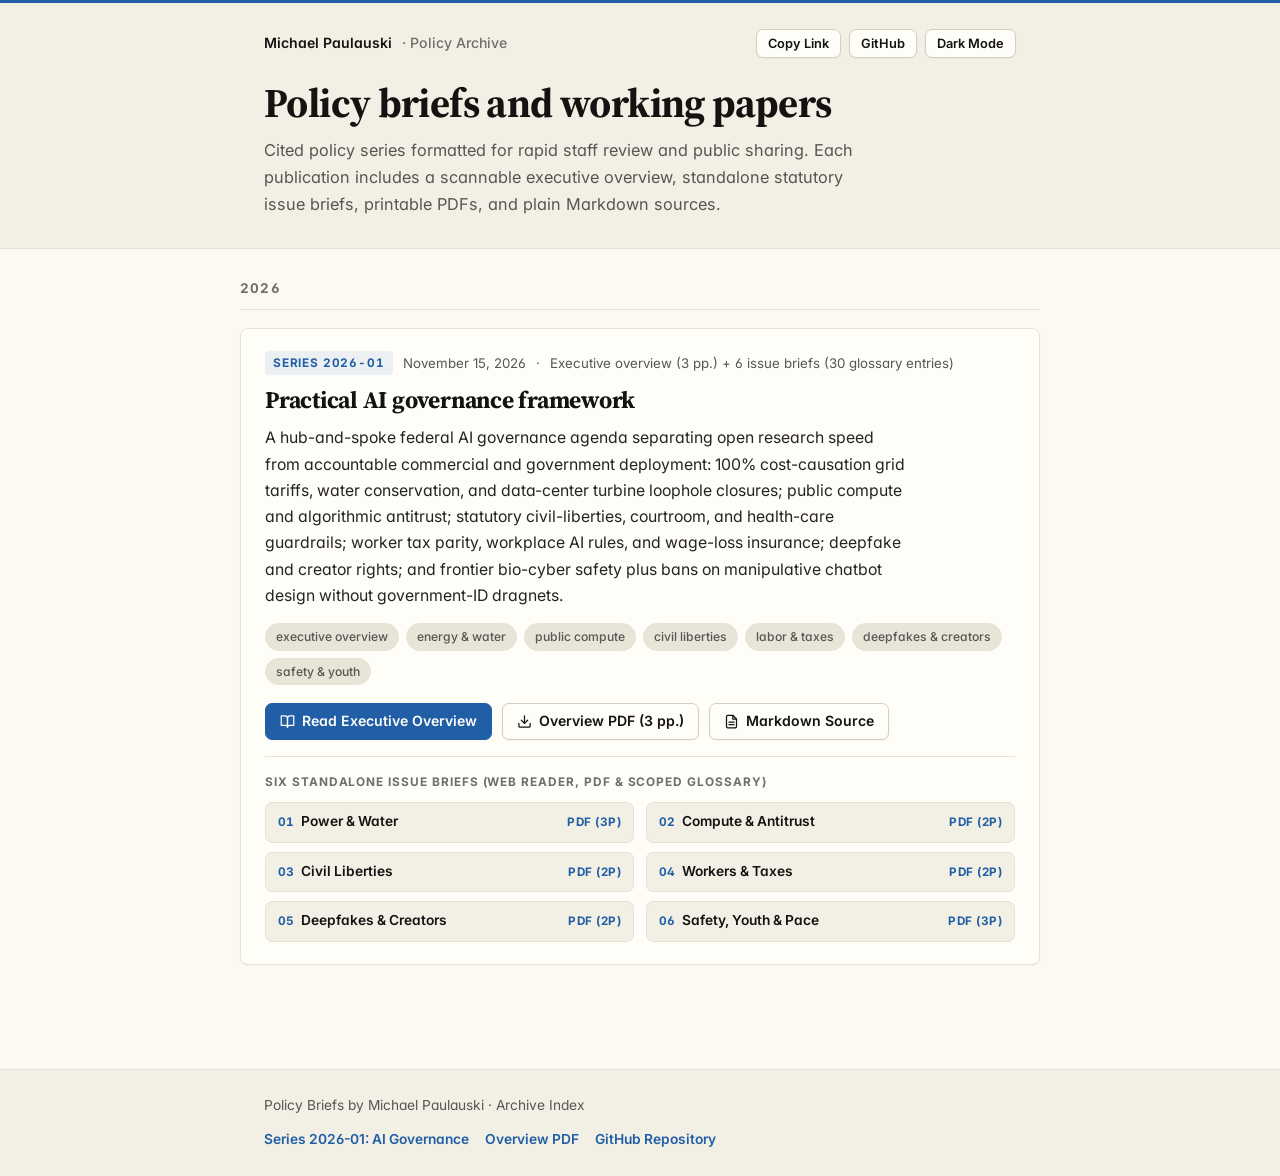
<file: index.html>
<!DOCTYPE html>
<html lang="en" data-theme="light">
<head>
  <meta charset="UTF-8" />
  <meta name="viewport" content="width=device-width, initial-scale=1.0" />
  <title>Policy Briefs &amp; Working Papers | Michael Paulauski</title>
  <meta name="description" content="Policy briefs and working papers by Michael Paulauski, starting with the six-pillar Practical AI Governance Framework series featuring a readable executive overview, six statutory issue briefs, printable PDFs, and plain-English glossaries." />
  <link rel="canonical" href="https://mike10010100.github.io/policy-briefs/" />

  <meta property="og:type" content="website" />
  <meta property="og:title" content="Policy Briefs &amp; Working Papers | Michael Paulauski" />
  <meta property="og:description" content="Cited federal and civic policy briefs with executive overviews, statutory issue briefs, printable PDFs, Markdown sources, and plain-English glossaries." />
  <meta property="og:url" content="https://mike10010100.github.io/policy-briefs/" />
  <meta property="og:image" content="https://mike10010100.github.io/policy-briefs/assets/og-index.png" />
  <meta property="og:image:width" content="1200" />
  <meta property="og:image:height" content="630" />

  <meta name="twitter:card" content="summary_large_image" />
  <meta name="twitter:title" content="Policy Briefs &amp; Working Papers | Michael Paulauski" />
  <meta name="twitter:description" content="Cited federal and civic policy briefs with executive overviews, statutory issue briefs, printable PDFs, Markdown sources, and plain-English glossaries." />
  <meta name="twitter:image" content="https://mike10010100.github.io/policy-briefs/assets/og-index.png" />

  <script>
    (function () {
      try {
        var h = window.location.hash || "";
        var legacyRedirects = {"#bluf": "./ai-governance/#bluf", "#data-centers": "./ai-governance/#data-centers", "#compute-antitrust": "./ai-governance/#compute-antitrust", "#civil-liberties-justice": "./ai-governance/#civil-liberties-justice", "#workers-taxes": "./ai-governance/#workers-taxes", "#deepfakes-fraud": "./ai-governance/#deepfakes-fraud", "#safety-youth-pace": "./ai-governance/#safety-youth-pace", "#trade-offs": "./ai-governance/#trade-offs", "#references": "./ai-governance/#references", "#glossary": "./ai-governance/power-water/#glossary", "#term-1": "./ai-governance/compute-antitrust/#term-1", "#term-2": "./ai-governance/compute-antitrust/#term-2", "#term-3": "./ai-governance/compute-antitrust/#term-3", "#term-4": "./ai-governance/compute-antitrust/#term-4", "#term-5": "./ai-governance/deepfakes-creators/#term-2", "#term-6": "./ai-governance/power-water/#term-1", "#term-7": "./ai-governance/power-water/#term-2", "#term-8": "./ai-governance/power-water/#term-3", "#term-9": "./ai-governance/power-water/#term-4", "#term-10": "./ai-governance/power-water/#term-5", "#term-11": "./ai-governance/power-water/#term-6", "#term-12": "./ai-governance/power-water/#term-7", "#term-13": "./ai-governance/workers-taxes/#term-1", "#term-14": "./ai-governance/workers-taxes/#term-2", "#term-15": "./ai-governance/workers-taxes/#term-3", "#term-16": "./ai-governance/civil-liberties/#term-1", "#term-17": "./ai-governance/civil-liberties/#term-2", "#term-18": "./ai-governance/civil-liberties/#term-5"};
        if (legacyRedirects[h]) {
          window.location.replace(legacyRedirects[h]);
          return;
        }
        var params = new URLSearchParams(window.location.search);
        var queryTheme = params.get("theme");
        var saved = localStorage.getItem("ai-brief-theme");
        var theme = (queryTheme === "dark" || queryTheme === "light")
          ? queryTheme
          : (saved === "dark" || saved === "light"
            ? saved
            : (window.matchMedia && window.matchMedia("(prefers-color-scheme: dark)").matches ? "dark" : "light"));
        document.documentElement.setAttribute("data-theme", theme);
      } catch (e) {}
    })();
  </script>

  <link rel="preconnect" href="https://fonts.googleapis.com" />
  <link rel="preconnect" href="https://fonts.gstatic.com" crossorigin />
  <link rel="stylesheet" href="https://fonts.googleapis.com/css2?family=Inter:wght@400;500;600;700&family=Source+Serif+4:opsz,wght@8..60,600;8..60,700&display=swap" media="print" onload="this.media='all'" />
  <noscript><link rel="stylesheet" href="https://fonts.googleapis.com/css2?family=Inter:wght@400;500;600;700&family=Source+Serif+4:opsz,wght@8..60,600;8..60,700&display=swap" /></noscript>
  <link rel="stylesheet" href="styles.css" />
</head>
<body>
  <header class="archive-header">
    <div class="archive-shell">
      <div class="archive-topbar">
        <div class="archive-brand">
          <span>Michael Paulauski</span>
          <span class="archive-brand-sub">&middot; Policy Archive</span>
        </div>
        <div class="utility-controls">
          <button id="copy-page-btn" class="btn btn-compact" type="button">Copy Link</button>
          <a class="btn btn-compact" href="https://github.com/mike10010100/policy-briefs">GitHub</a>
          <button id="theme-toggle-btn" class="btn btn-compact" type="button" aria-label="Toggle color theme">Dark Mode</button>
        </div>
      </div>

      <h1 class="archive-title">Policy briefs and working papers</h1>
      <p class="archive-lede">Cited policy series formatted for rapid staff review and public sharing. Each publication includes a scannable executive overview, standalone statutory issue briefs, printable PDFs, and plain Markdown sources.</p>
    </div>
  </header>

  <main class="archive-main archive-shell">
    <section class="archive-controls" aria-label="Filter publications" hidden>
      <div class="archive-search-row">
        <input id="archive-search" class="glossary-search" type="search" placeholder="Filter briefs by title, topic, or summary..." aria-label="Filter policy briefs" />
        <span id="archive-count" class="archive-count">Showing 1 of 1 series</span>
      </div>
      <div class="archive-filters" role="group" aria-label="Filter briefs by topic">
        <button class="filter-pill active" type="button" data-topic="all">All</button>
        <button class="filter-pill" type="button" data-topic="ai-compute">AI &amp; compute</button>
        <button class="filter-pill" type="button" data-topic="energy-water">Energy &amp; water</button>
        <button class="filter-pill" type="button" data-topic="labor-taxes">Labor &amp; taxes</button>
        <button class="filter-pill" type="button" data-topic="civil-liberties">Civil liberties &amp; courts</button>
        <button class="filter-pill" type="button" data-topic="deepfakes">Deepfakes &amp; creator rights</button>
        <button class="filter-pill" type="button" data-topic="safety-youth">Safety, youth &amp; pace</button>
      </div>
    </section>

    <div id="archive-empty" class="archive-empty">No matching briefs found. Clear the filter or search box to view all publications.</div>

    <section class="archive-year-group" data-year-group aria-label="Publications from 2026">
      <h2 class="archive-year">2026</h2>

      <article class="archive-entry" data-entry data-topics="ai-compute energy-water labor-taxes civil-liberties deepfakes safety-youth">
        <div class="entry-meta">
          <span class="entry-code">Series 2026-01</span>
          <span>November 15, 2026</span>
          <span class="entry-meta-sep" aria-hidden="true">&middot;</span>
          <span>Executive overview (3 pp.) + 6 issue briefs (30 glossary entries)</span>
        </div>

        <h3 class="entry-title">
          <a href="./ai-governance/">Practical AI governance framework</a>
        </h3>

        <p class="entry-summary">A hub-and-spoke federal AI governance agenda separating open research speed from accountable commercial and government deployment: 100% cost-causation grid tariffs, water conservation, and data-center turbine loophole closures; public compute and algorithmic antitrust; statutory civil-liberties, courtroom, and health-care guardrails; worker tax parity, workplace AI rules, and wage-loss insurance; deepfake and creator rights; and frontier bio-cyber safety plus bans on manipulative chatbot design without government-ID dragnets.</p>

        <div class="entry-tags" aria-label="Topics">
          <span class="entry-tag">executive overview</span>
          <span class="entry-tag">energy &amp; water</span>
          <span class="entry-tag">public compute</span>
          <span class="entry-tag">civil liberties</span>
          <span class="entry-tag">labor &amp; taxes</span>
          <span class="entry-tag">deepfakes &amp; creators</span>
          <span class="entry-tag">safety &amp; youth</span>
        </div>

        <div class="action-bar entry-actions">
          <a class="btn btn-primary" href="./ai-governance/">
            <svg viewBox="0 0 24 24" fill="none" stroke="currentColor" stroke-width="2" stroke-linecap="round" stroke-linejoin="round" aria-hidden="true"><path d="M2 3h6a4 4 0 0 1 4 4v14a3 3 0 0 0-3-3H2z" /><path d="M22 3h-6a4 4 0 0 0-4 4v14a3 3 0 0 1 3-3h7z" /></svg>
            Read Executive Overview
          </a>
          <a class="btn" href="./ai-governance/Practical-AI-Governance-Policy-Brief.pdf">
            <svg viewBox="0 0 24 24" fill="none" stroke="currentColor" stroke-width="2" stroke-linecap="round" stroke-linejoin="round" aria-hidden="true"><path d="M21 15v4a2 2 0 0 1-2 2H5a2 2 0 0 1-2-2v-4" /><polyline points="7 10 12 15 17 10" /><line x1="12" y1="15" x2="12" y2="3" /></svg>
            Overview PDF (3 pp.)
          </a>
          <a class="btn" href="./ai-governance/Practical-AI-Governance-Policy-Brief.md">
            <svg viewBox="0 0 24 24" fill="none" stroke="currentColor" stroke-width="2" stroke-linecap="round" stroke-linejoin="round" aria-hidden="true"><path d="M14 2H6a2 2 0 0 0-2 2v16a2 2 0 0 0 2 2h12a2 2 0 0 0 2-2V8z" /><polyline points="14 2 14 8 20 8" /><line x1="16" y1="13" x2="8" y2="13" /><line x1="16" y1="17" x2="8" y2="17" /></svg>
            Markdown Source
          </a>
        </div>

        <div class="series-spokes-block">
          <div class="series-spokes-heading">Six standalone issue briefs (web reader, PDF &amp; scoped glossary)</div>
          <div class="series-spokes-grid">
            <div class="series-spoke-item">
              <div class="series-spoke-main">
                <span class="series-spoke-num">01</span>
                <a class="series-spoke-link" href="./ai-governance/power-water/">Power &amp; Water</a>
              </div>
              <a class="series-spoke-pdf" href="./ai-governance/power-water/power-water-brief.pdf">PDF (3p)</a>
            </div>
            <div class="series-spoke-item">
              <div class="series-spoke-main">
                <span class="series-spoke-num">02</span>
                <a class="series-spoke-link" href="./ai-governance/compute-antitrust/">Compute &amp; Antitrust</a>
              </div>
              <a class="series-spoke-pdf" href="./ai-governance/compute-antitrust/compute-antitrust-brief.pdf">PDF (2p)</a>
            </div>
            <div class="series-spoke-item">
              <div class="series-spoke-main">
                <span class="series-spoke-num">03</span>
                <a class="series-spoke-link" href="./ai-governance/civil-liberties/">Civil Liberties</a>
              </div>
              <a class="series-spoke-pdf" href="./ai-governance/civil-liberties/civil-liberties-brief.pdf">PDF (2p)</a>
            </div>
            <div class="series-spoke-item">
              <div class="series-spoke-main">
                <span class="series-spoke-num">04</span>
                <a class="series-spoke-link" href="./ai-governance/workers-taxes/">Workers &amp; Taxes</a>
              </div>
              <a class="series-spoke-pdf" href="./ai-governance/workers-taxes/workers-taxes-brief.pdf">PDF (2p)</a>
            </div>
            <div class="series-spoke-item">
              <div class="series-spoke-main">
                <span class="series-spoke-num">05</span>
                <a class="series-spoke-link" href="./ai-governance/deepfakes-creators/">Deepfakes &amp; Creators</a>
              </div>
              <a class="series-spoke-pdf" href="./ai-governance/deepfakes-creators/deepfakes-creators-brief.pdf">PDF (2p)</a>
            </div>
            <div class="series-spoke-item">
              <div class="series-spoke-main">
                <span class="series-spoke-num">06</span>
                <a class="series-spoke-link" href="./ai-governance/safety-youth-pace/">Safety, Youth &amp; Pace</a>
              </div>
              <a class="series-spoke-pdf" href="./ai-governance/safety-youth-pace/safety-youth-pace-brief.pdf">PDF (3p)</a>
            </div>
          </div>
        </div>
      </article>
    </section>
  </main>

  <footer class="site-footer">
    <div class="archive-shell">
      <div class="footer-inner">
        <div>Policy Briefs by Michael Paulauski &middot; Archive Index</div>
        <div class="footer-links">
          <a href="./ai-governance/">Series 2026-01: AI Governance</a>
          <a href="./ai-governance/Practical-AI-Governance-Policy-Brief.pdf">Overview PDF</a>
          <a href="https://github.com/mike10010100/policy-briefs">GitHub Repository</a>
        </div>
      </div>
    </div>
  </footer>

  <div id="copy-toast" class="copy-toast" role="status" aria-live="polite">Link copied</div>

  <script>
    (function () {
      var root = document.documentElement;
      var themeBtn = document.getElementById("theme-toggle-btn");
      var copyPageBtn = document.getElementById("copy-page-btn");
      var toast = document.getElementById("copy-toast");
      var toastTimer = null;

      function syncThemeButton() {
        var current = root.getAttribute("data-theme") || "light";
        themeBtn.textContent = current === "dark" ? "Light Mode" : "Dark Mode";
      }

      syncThemeButton();

      themeBtn.addEventListener("click", function () {
        var next = root.getAttribute("data-theme") === "dark" ? "light" : "dark";
        root.setAttribute("data-theme", next);
        try {
          localStorage.setItem("ai-brief-theme", next);
        } catch (e) {}
        syncThemeButton();
      });

      function showToast(msg) {
        toast.textContent = msg;
        toast.classList.add("visible");
        clearTimeout(toastTimer);
        toastTimer = setTimeout(function () {
          toast.classList.remove("visible");
        }, 1800);
      }

      copyPageBtn.addEventListener("click", function () {
        var cleanUrl = window.location.origin + window.location.pathname;
        if (window.location.protocol === "file:") {
          cleanUrl = window.location.href.split("#")[0].split("?")[0];
        }
        if (navigator.clipboard && navigator.clipboard.writeText) {
          navigator.clipboard.writeText(cleanUrl).then(function () {
            showToast("Archive link copied");
          }).catch(function () {
            showToast("Link ready in address bar");
          });
        } else {
          showToast("Link ready in address bar");
        }
      });

      var controlsEl = document.querySelector(".archive-controls");
      var searchInput = document.getElementById("archive-search");
      var countEl = document.getElementById("archive-count");
      var emptyEl = document.getElementById("archive-empty");
      var topicBtns = Array.prototype.slice.call(document.querySelectorAll("[data-topic]"));
      var yearGroups = Array.prototype.slice.call(document.querySelectorAll("[data-year-group]"));
      var entries = Array.prototype.slice.call(document.querySelectorAll(".archive-entry"));
      var activeTopic = "all";

      if (controlsEl) {
        controlsEl.hidden = entries.length <= 1;
      }

      function applyArchiveFilters() {
        var q = searchInput ? searchInput.value.trim().toLowerCase() : "";
        var visibleCount = 0;

        entries.forEach(function (entry) {
          var topics = (entry.getAttribute("data-topics") || "").split(/\s+/);
          var matchesTopic = activeTopic === "all" || topics.indexOf(activeTopic) !== -1;
          var matchesSearch = !q || entry.textContent.toLowerCase().indexOf(q) !== -1;
          var show = matchesTopic && matchesSearch;
          entry.style.display = show ? "" : "none";
          if (show) visibleCount += 1;
        });

        yearGroups.forEach(function (group) {
          var hasVisible = Array.prototype.some.call(
            group.querySelectorAll(".archive-entry"),
            function (card) { return card.style.display !== "none"; }
          );
          group.style.display = hasVisible ? "" : "none";
        });

        if (countEl) {
          var unit = entries.length === 1 ? "series" : "publications";
          countEl.textContent = "Showing " + visibleCount + " of " + entries.length + " " + unit;
        }
        if (emptyEl) {
          emptyEl.style.display = visibleCount === 0 ? "block" : "none";
        }
      }

      topicBtns.forEach(function (btn) {
        btn.addEventListener("click", function () {
          activeTopic = btn.getAttribute("data-topic") || "all";
          topicBtns.forEach(function (b) {
            b.classList.toggle("active", b === btn);
          });
          applyArchiveFilters();
        });
      });

      if (searchInput) {
        searchInput.addEventListener("input", applyArchiveFilters);
      }
    })();
  </script>
</body>
</html>
</file>
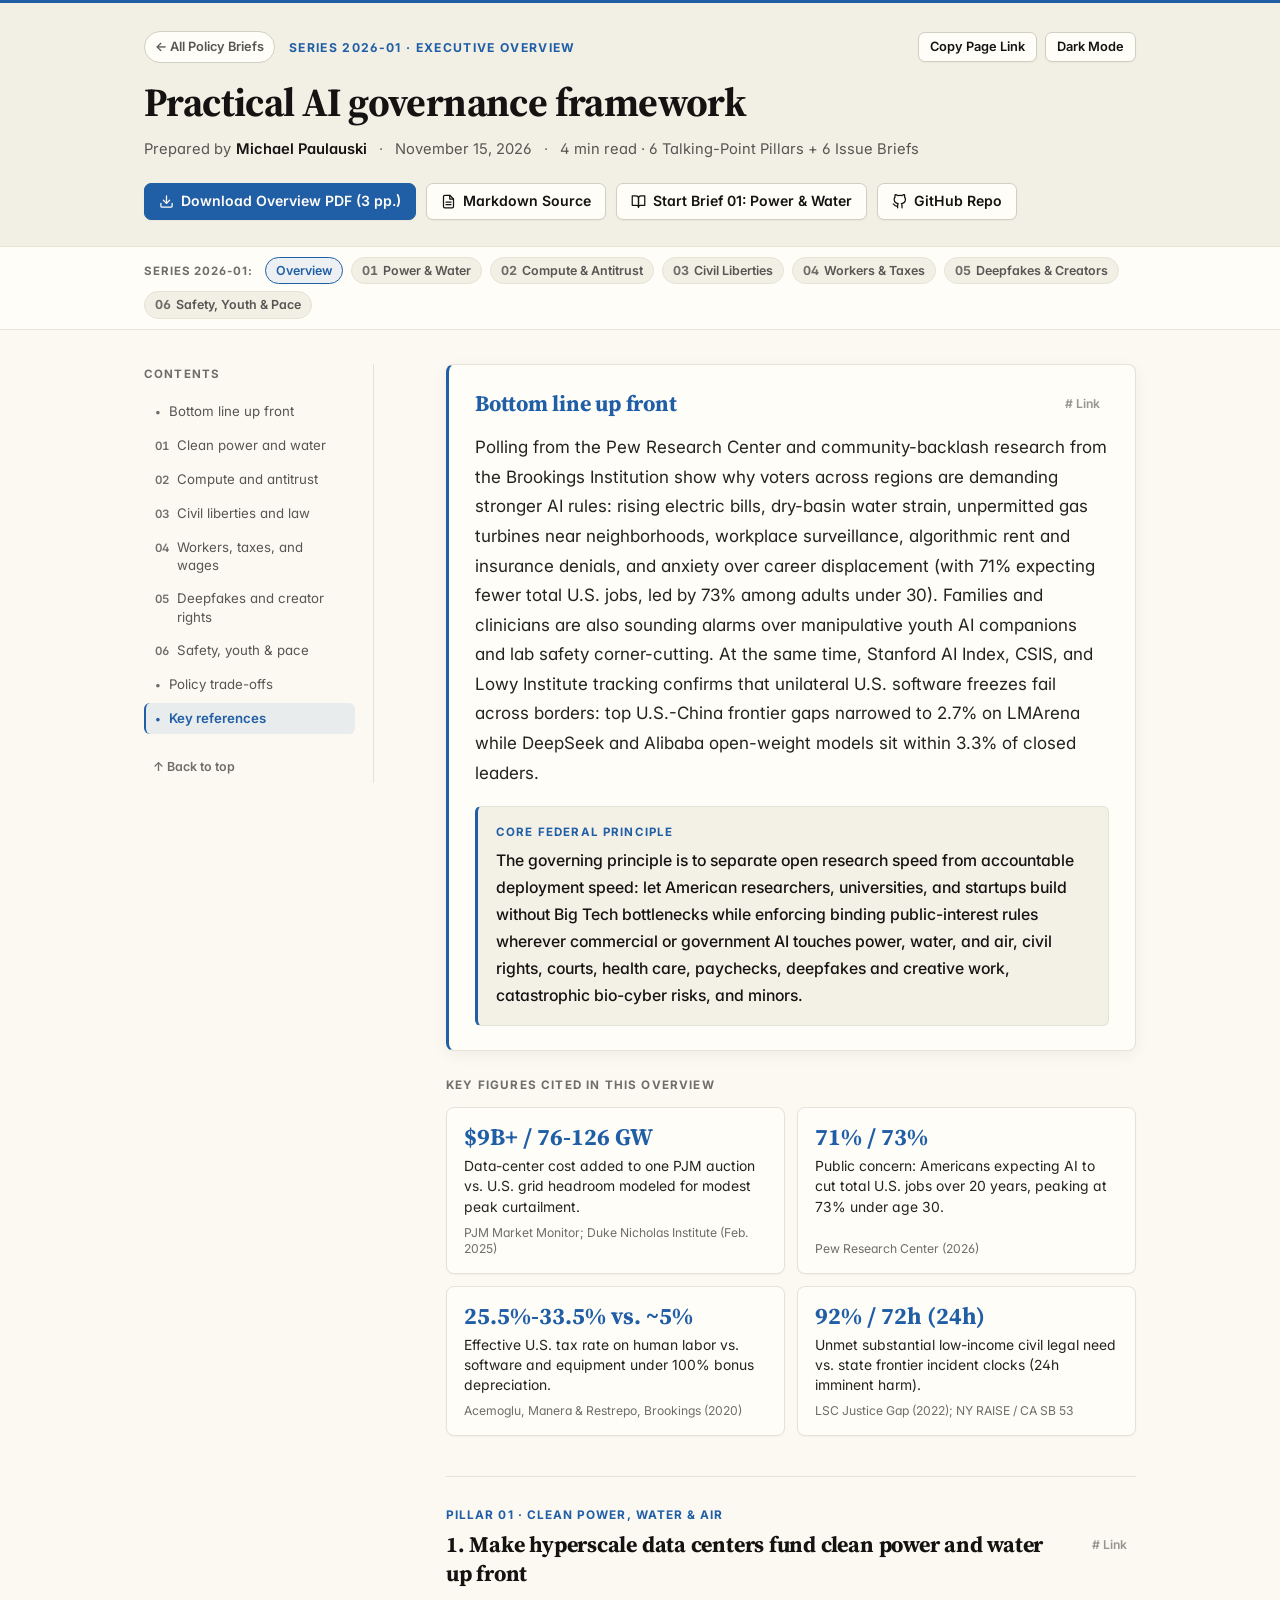
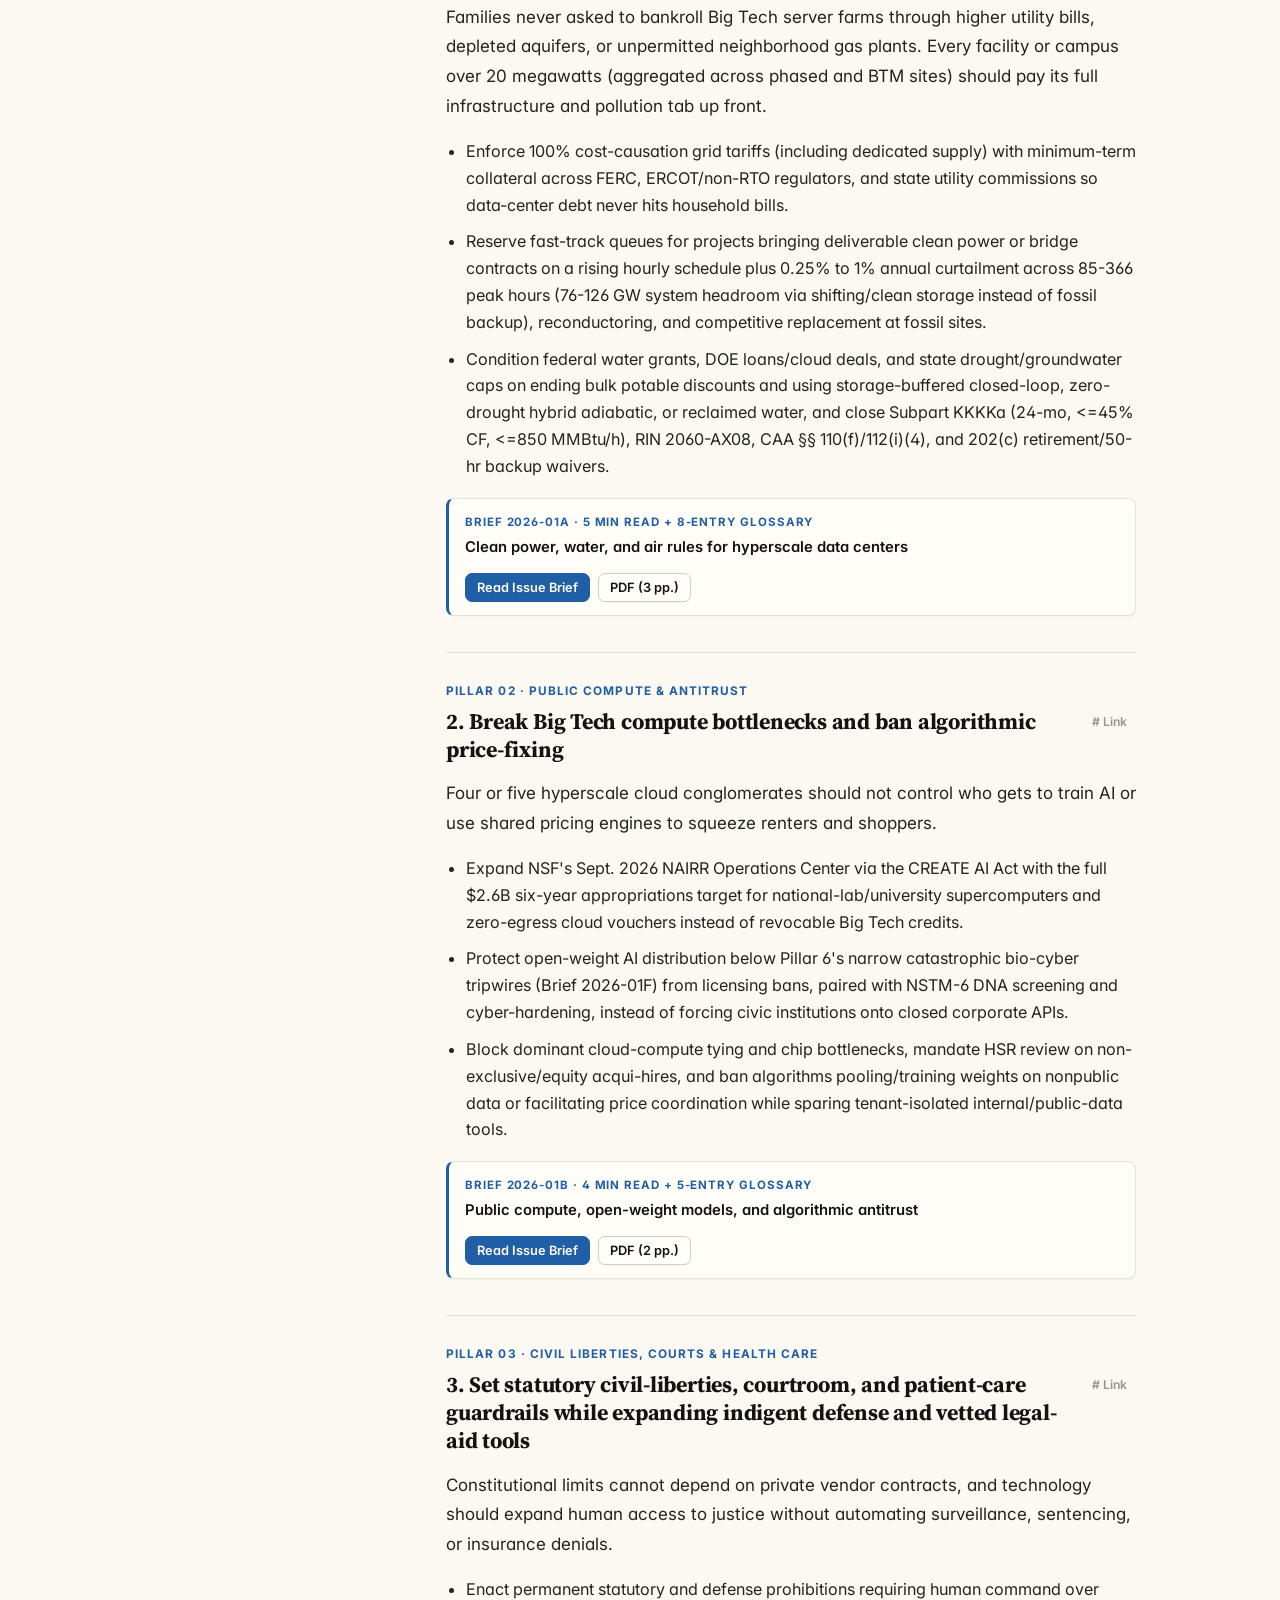
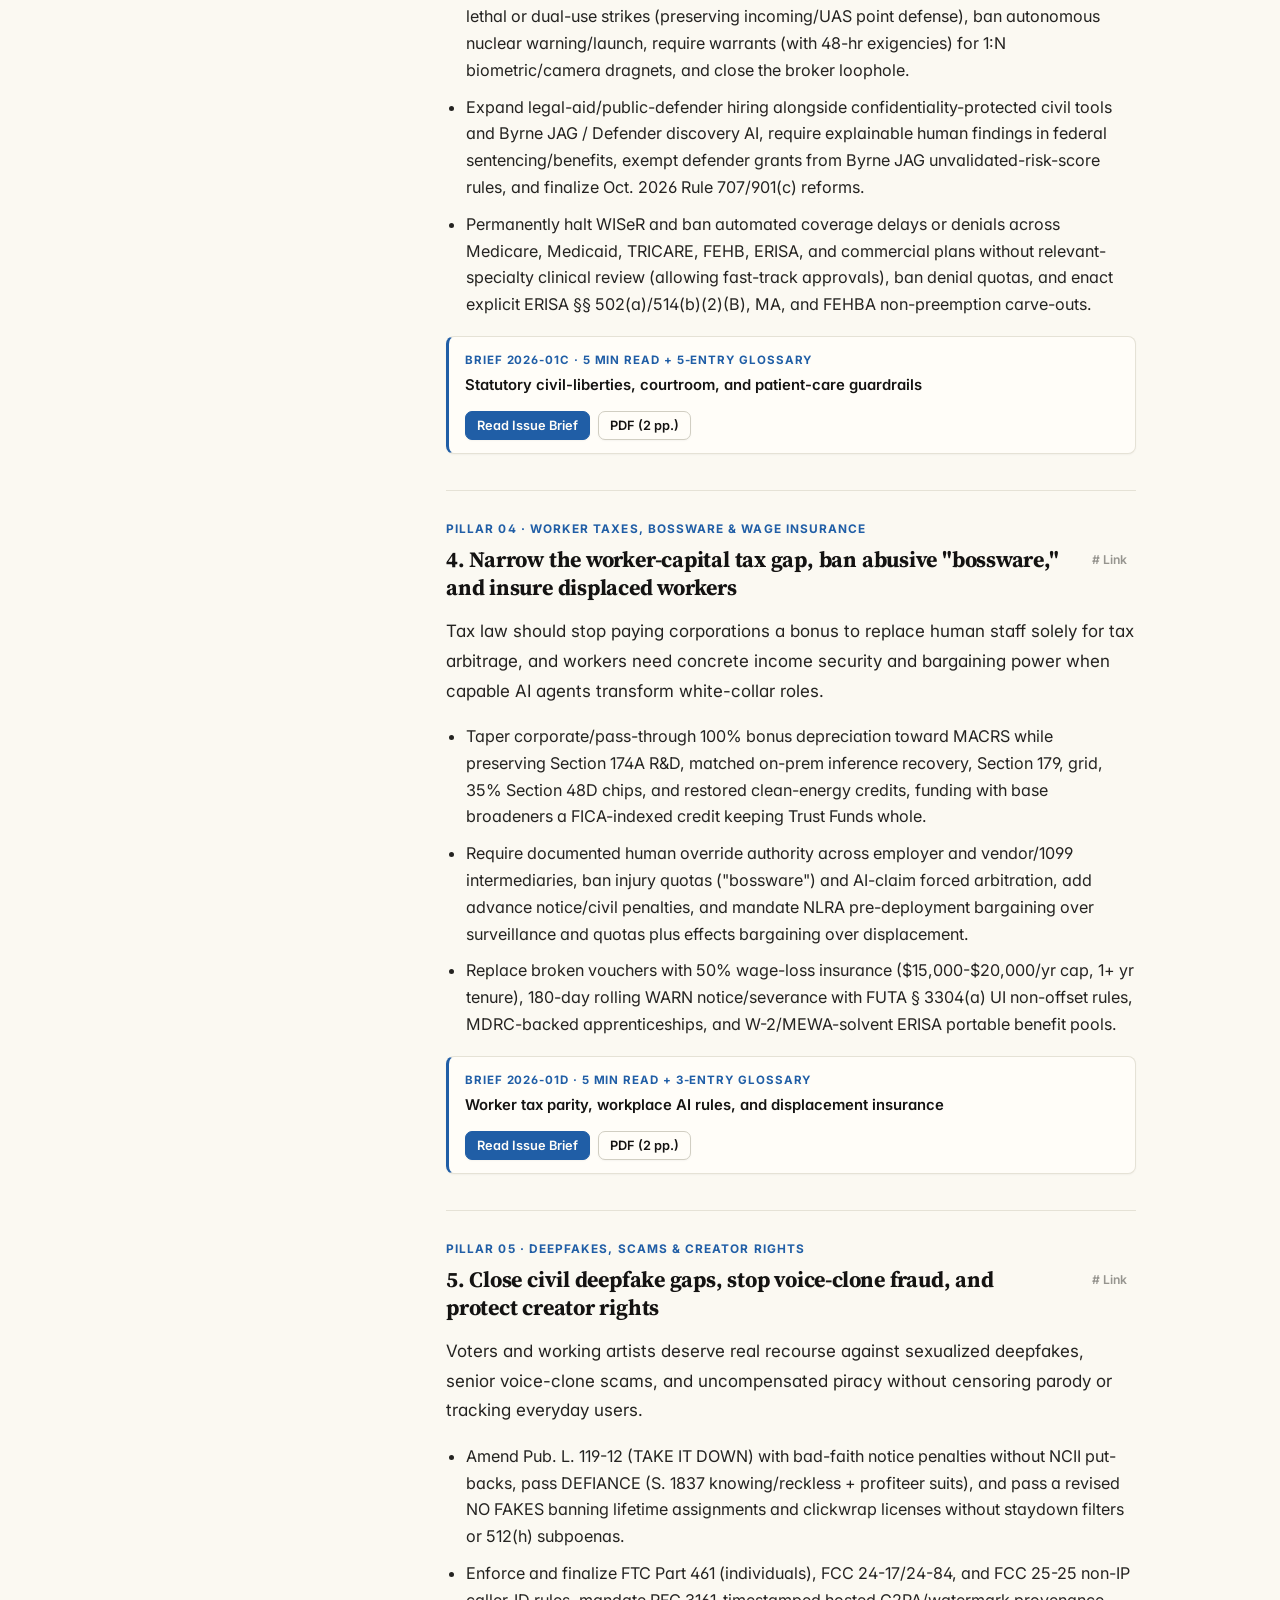
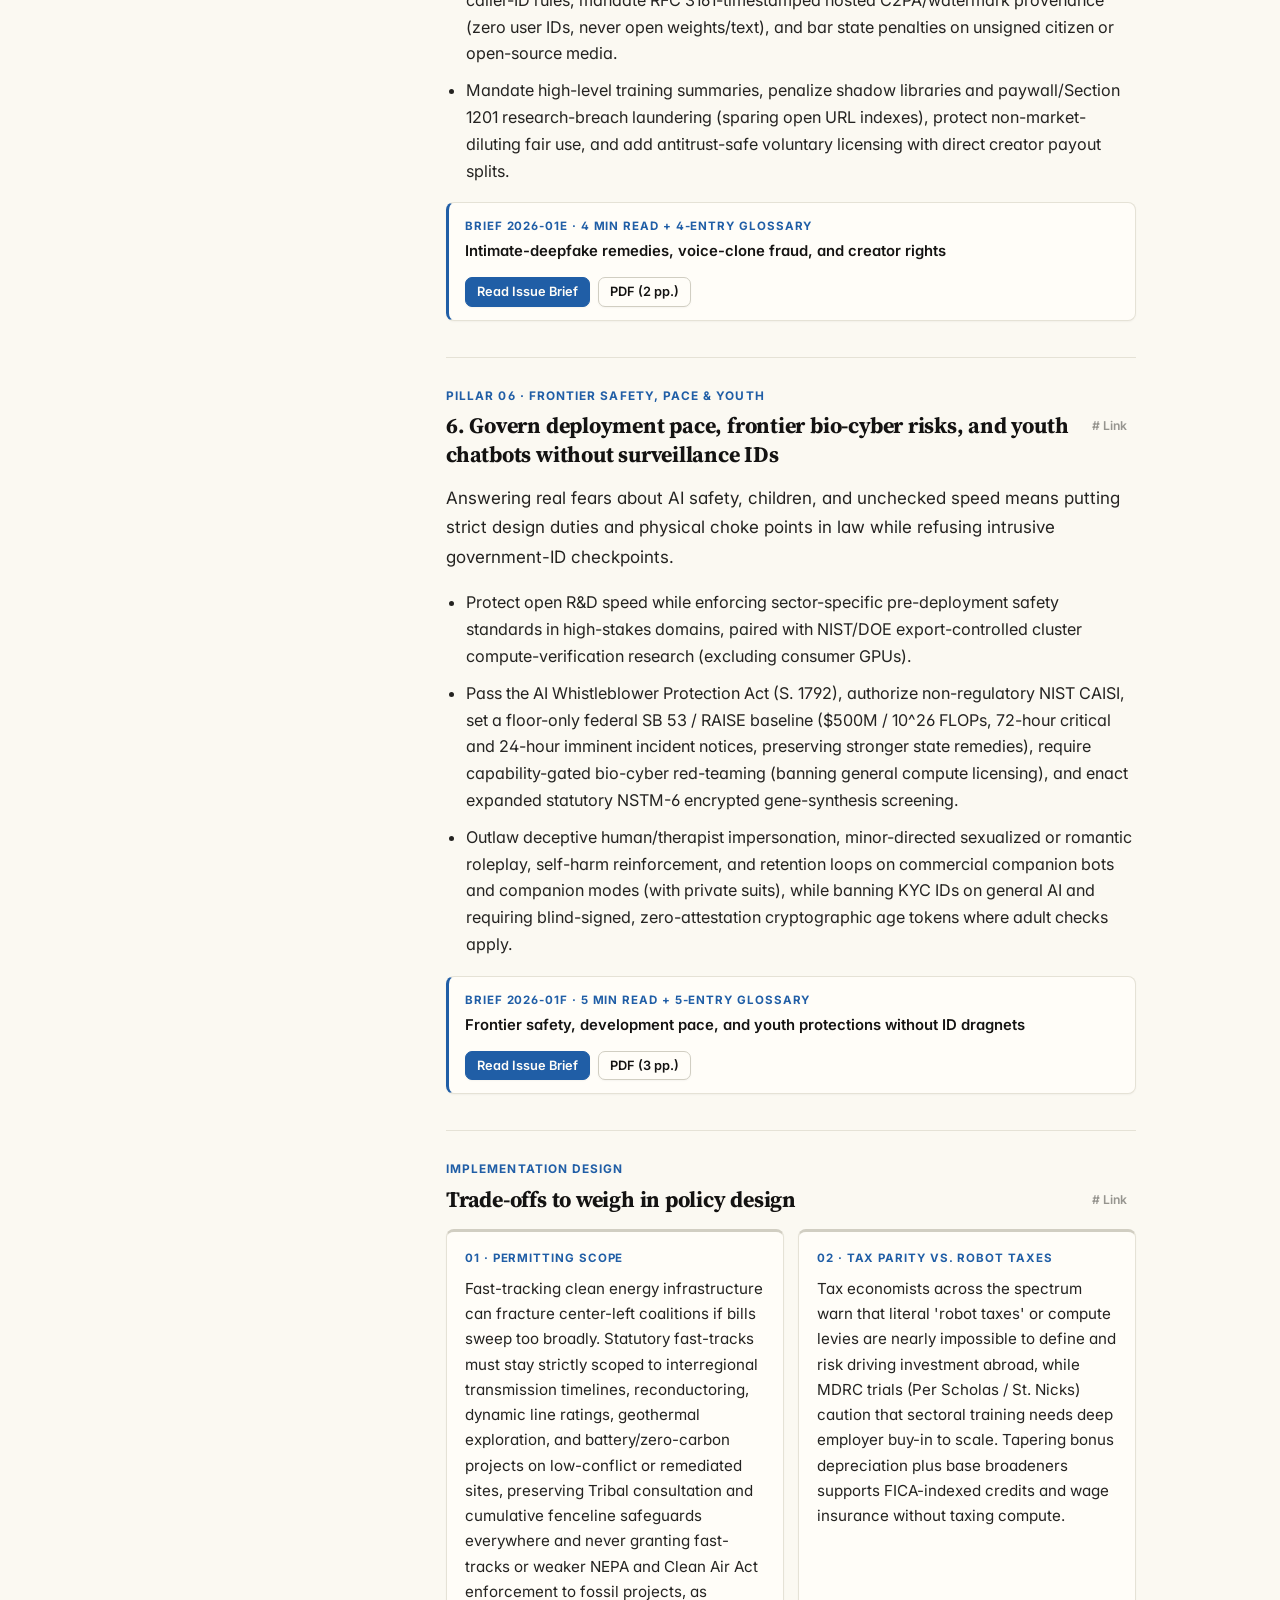
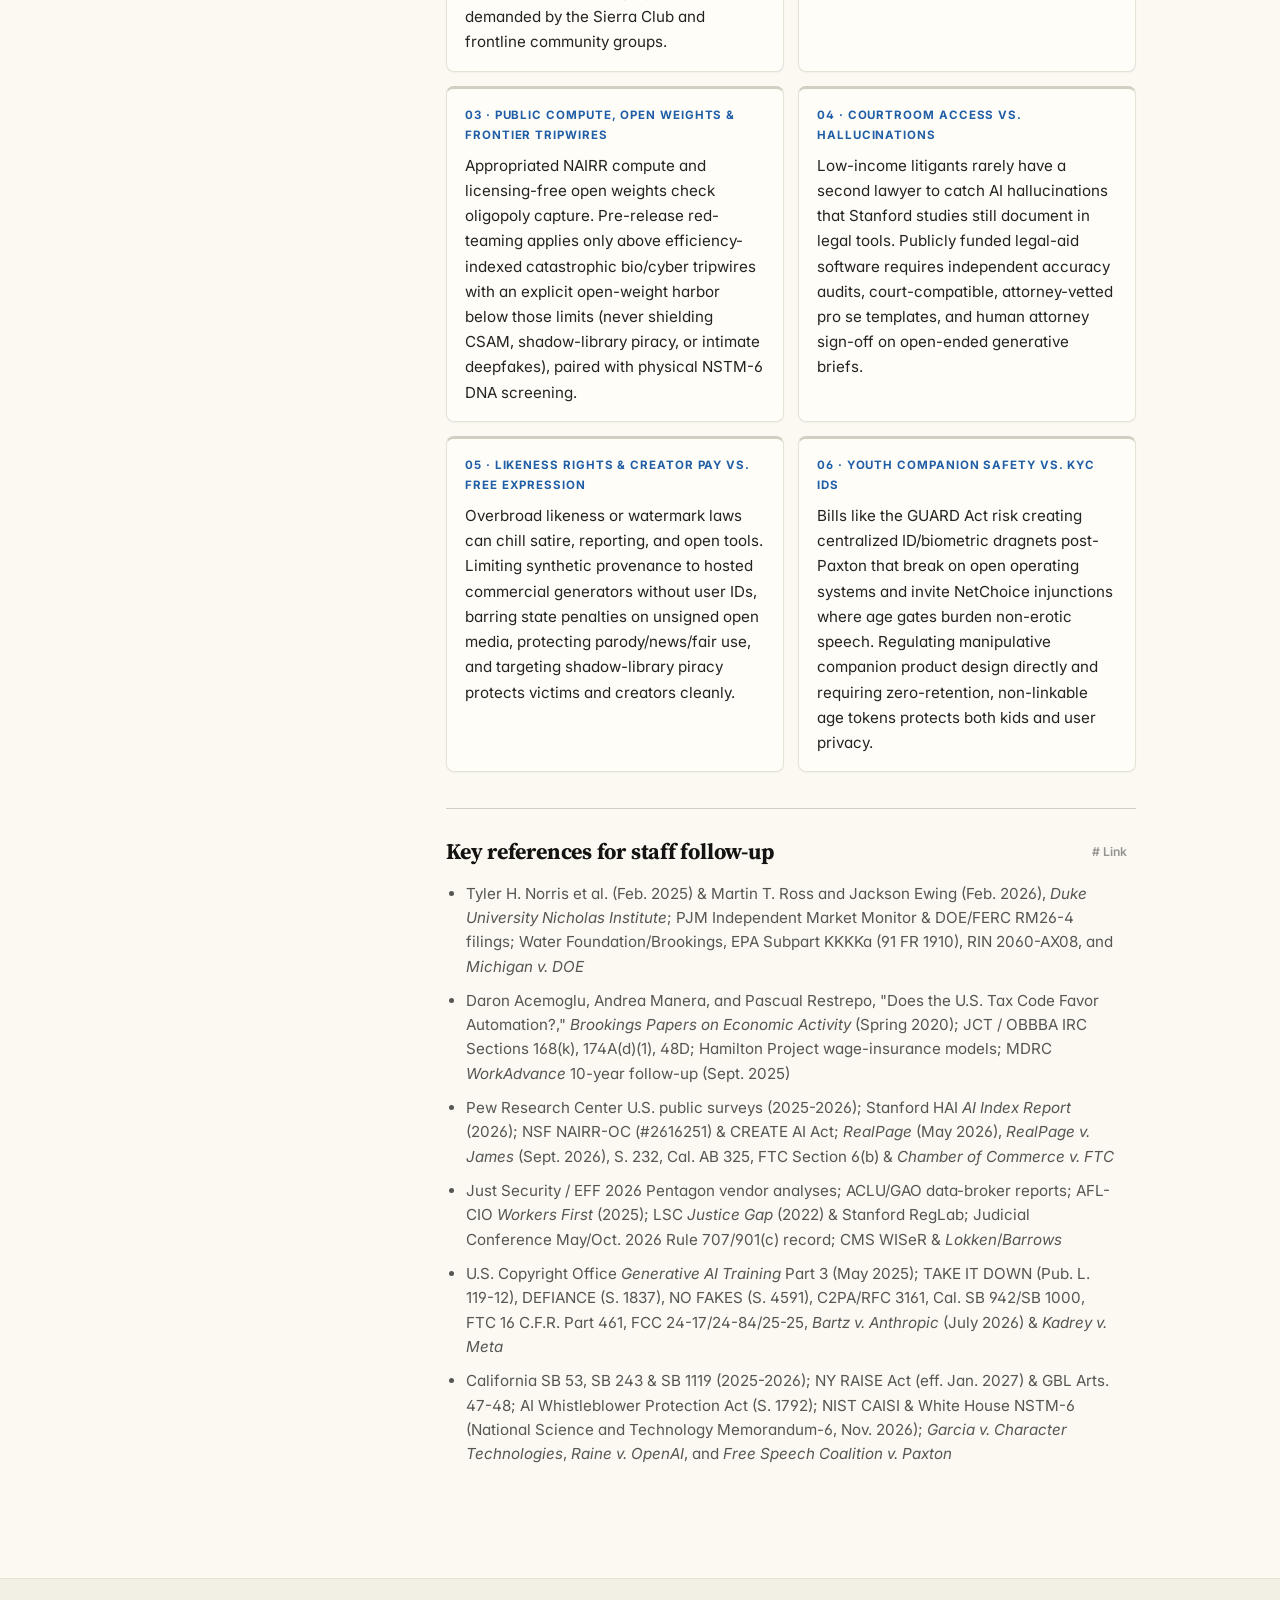
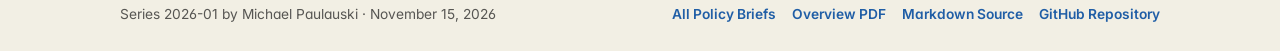
<file: ai-governance/index.html>
<!DOCTYPE html>
<html lang="en" data-theme="light">
<head>
  <meta charset="UTF-8" />
  <meta name="viewport" content="width=device-width, initial-scale=1.0" />
  <title>Practical AI governance framework | Executive Overview by Michael Paulauski</title>
  <meta name="description" content="Six-pillar federal AI governance overview and candidate talking points covering clean data-center power, water, and air, public compute and antitrust, civil liberties, courts, and health care, worker tax parity and wage insurance, deepfakes and creator rights, and frontier bio-cyber safety and youth protections without ID dragnets." />
  <link rel="canonical" href="https://mike10010100.github.io/policy-briefs/ai-governance/" />

  <meta property="og:type" content="article" />
  <meta property="og:title" content="Practical AI governance framework | Executive overview and talking points" />
  <meta property="og:description" content="Six-pillar federal agenda separating open research speed from accountable commercial and government deployment, linking each talking-point pillar to a standalone statutory issue brief." />
  <meta property="og:url" content="https://mike10010100.github.io/policy-briefs/ai-governance/" />
  <meta property="og:image" content="https://mike10010100.github.io/policy-briefs/assets/og-ai-governance.png" />
  <meta property="og:image:width" content="1200" />
  <meta property="og:image:height" content="630" />

  <meta name="twitter:card" content="summary_large_image" />
  <meta name="twitter:title" content="Practical AI governance framework | Executive overview and talking points" />
  <meta name="twitter:description" content="Six-pillar federal agenda separating open research speed from accountable commercial and government deployment, linking each talking-point pillar to a standalone statutory issue brief." />
  <meta name="twitter:image" content="https://mike10010100.github.io/policy-briefs/assets/og-ai-governance.png" />

  <script>
    (function () {
      try {
      var termRedirects = {"#term-1": "compute-antitrust/#term-1", "#term-2": "compute-antitrust/#term-2", "#term-3": "compute-antitrust/#term-3", "#term-4": "compute-antitrust/#term-4", "#term-5": "deepfakes-creators/#term-2", "#term-6": "power-water/#term-1", "#term-7": "power-water/#term-2", "#term-8": "power-water/#term-3", "#term-9": "power-water/#term-4", "#term-10": "power-water/#term-5", "#term-11": "power-water/#term-6", "#term-12": "power-water/#term-7", "#term-13": "workers-taxes/#term-1", "#term-14": "workers-taxes/#term-2", "#term-15": "workers-taxes/#term-3", "#term-16": "civil-liberties/#term-1", "#term-17": "civil-liberties/#term-2", "#term-18": "civil-liberties/#term-5"};
      var h = window.location.hash || "";
      if (termRedirects[h]) {
        window.location.replace("./" + termRedirects[h]);
        return;
      }
        var params = new URLSearchParams(window.location.search);
        var queryTheme = params.get("theme");
        var saved = localStorage.getItem("ai-brief-theme");
        var theme = (queryTheme === "dark" || queryTheme === "light")
          ? queryTheme
          : (saved === "dark" || saved === "light"
            ? saved
            : (window.matchMedia && window.matchMedia("(prefers-color-scheme: dark)").matches ? "dark" : "light"));
        document.documentElement.setAttribute("data-theme", theme);
      } catch (e) {}
    })();
  </script>

  <link rel="preconnect" href="https://fonts.googleapis.com" />
  <link rel="preconnect" href="https://fonts.gstatic.com" crossorigin />
  <link rel="stylesheet" href="https://fonts.googleapis.com/css2?family=Inter:wght@400;500;600;700&family=Source+Serif+4:opsz,wght@8..60,600;8..60,700&display=swap" media="print" onload="this.media='all'" />
  <noscript><link rel="stylesheet" href="https://fonts.googleapis.com/css2?family=Inter:wght@400;500;600;700&family=Source+Serif+4:opsz,wght@8..60,600;8..60,700&display=swap" /></noscript>
  <link rel="stylesheet" href="../styles.css" />
</head>
<body>
  <div id="reading-progress" class="reading-progress" aria-hidden="true"></div>

  <header id="top" class="site-header">
    <div class="header-inner">
      <div class="header-top-row">
        <div class="header-crumb-group">
          <a class="back-index-link" href="../">&larr; All Policy Briefs</a>
          <span class="doc-badge">Series 2026-01 &middot; Executive Overview</span>
        </div>
        <div class="utility-controls">
          <button id="copy-page-btn" class="btn btn-compact" type="button">Copy Page Link</button>
          <button id="theme-toggle-btn" class="btn btn-compact" type="button" aria-label="Toggle color theme">Dark Mode</button>
        </div>
      </div>

      <h1 class="site-title">Practical AI governance framework</h1>

      <div class="meta-bar">
        <span class="meta-item">Prepared by <strong>Michael Paulauski</strong></span>
        <span class="meta-sep" aria-hidden="true">&middot;</span>
        <span class="meta-item">November 15, 2026</span>
        <span class="meta-sep" aria-hidden="true">&middot;</span>
        <span class="meta-item">4 min read &middot; 6 Talking-Point Pillars + 6 Issue Briefs</span>
      </div>

      <div class="action-bar">
        <a class="btn btn-primary" href="./Practical-AI-Governance-Policy-Brief.pdf">
          <svg viewBox="0 0 24 24" fill="none" stroke="currentColor" stroke-width="2" stroke-linecap="round" stroke-linejoin="round" aria-hidden="true"><path d="M21 15v4a2 2 0 0 1-2 2H5a2 2 0 0 1-2-2v-4" /><polyline points="7 10 12 15 17 10" /><line x1="12" y1="15" x2="12" y2="3" /></svg>
          Download Overview PDF (3 pp.)
        </a>
        <a class="btn" href="./Practical-AI-Governance-Policy-Brief.md">
          <svg viewBox="0 0 24 24" fill="none" stroke="currentColor" stroke-width="2" stroke-linecap="round" stroke-linejoin="round" aria-hidden="true"><path d="M14 2H6a2 2 0 0 0-2 2v16a2 2 0 0 0 2 2h12a2 2 0 0 0 2-2V8z" /><polyline points="14 2 14 8 20 8" /><line x1="16" y1="13" x2="8" y2="13" /><line x1="16" y1="17" x2="8" y2="17" /></svg>
          Markdown Source
        </a>
        <a class="btn" href="./power-water/">
          <svg viewBox="0 0 24 24" fill="none" stroke="currentColor" stroke-width="2" stroke-linecap="round" stroke-linejoin="round" aria-hidden="true"><path d="M2 3h6a4 4 0 0 1 4 4v14a3 3 0 0 0-3-3H2z" /><path d="M22 3h-6a4 4 0 0 0-4 4v14a3 3 0 0 1 3-3h7z" /></svg>
          Start Brief 01: Power &amp; Water
        </a>
        <a class="btn" href="https://github.com/mike10010100/policy-briefs">
          <svg viewBox="0 0 24 24" fill="none" stroke="currentColor" stroke-width="2" stroke-linecap="round" stroke-linejoin="round" aria-hidden="true"><path d="M9 19c-5 1.5-5-2.5-7-3m14 6v-3.87a3.37 3.37 0 0 0-.94-2.61c3.14-.35 6.44-1.54 6.44-7A5.44 5.44 0 0 0 20 4.77 5.07 5.07 0 0 0 19.91 1S18.73.65 16 2.48a13.38 13.38 0 0 0-7 0C6.27.65 5.09 1 5.09 1A5.07 5.07 0 0 0 5 4.77a5.44 5.44 0 0 0-1.5 3.78c0 5.42 3.3 6.61 6.44 7A3.37 3.37 0 0 0 9 18.13V22" /></svg>
          GitHub Repo
        </a>
      </div>
    </div>
  </header>

  <nav class="series-nav-strip" aria-label="Series 2026-01 issue briefs">
    <div class="series-nav-inner">
      <span class="series-nav-label">Series 2026-01:</span>
      <a class="series-pill active" href="./" aria-current="page">Overview</a>
      <a class="series-pill" href="./power-water/"><span class="series-pill-num">01</span><span>Power &amp; Water</span></a>
      <a class="series-pill" href="./compute-antitrust/"><span class="series-pill-num">02</span><span>Compute &amp; Antitrust</span></a>
      <a class="series-pill" href="./civil-liberties/"><span class="series-pill-num">03</span><span>Civil Liberties</span></a>
      <a class="series-pill" href="./workers-taxes/"><span class="series-pill-num">04</span><span>Workers &amp; Taxes</span></a>
      <a class="series-pill" href="./deepfakes-creators/"><span class="series-pill-num">05</span><span>Deepfakes &amp; Creators</span></a>
      <a class="series-pill" href="./safety-youth-pace/"><span class="series-pill-num">06</span><span>Safety, Youth &amp; Pace</span></a>
    </div>
  </nav>

  <nav class="mobile-toc" aria-label="Jump to section">
    <details>
      <summary>Jump to section</summary>
      <ul>
        <li><a href="#bluf">Bottom line up front</a></li>
        <li><a href="#data-centers">01. Clean power and water</a></li>
        <li><a href="#compute-antitrust">02. Compute and antitrust</a></li>
        <li><a href="#civil-liberties-justice">03. Civil liberties and law</a></li>
        <li><a href="#workers-taxes">04. Workers, taxes, and wages</a></li>
        <li><a href="#deepfakes-fraud">05. Deepfakes and creator rights</a></li>
        <li><a href="#safety-youth-pace">06. Safety, youth &amp; pace</a></li>
        <li><a href="#trade-offs">Trade-offs to weigh in policy design</a></li>
        <li><a href="#references">Key references for staff follow-up</a></li>
      </ul>
    </details>
  </nav>

  <div class="layout-shell">
    <aside class="toc-sidebar" aria-label="Table of contents">
      <div class="toc-heading">Contents</div>
      <ul class="toc-list">
        <li><a class="toc-link" href="#bluf"><span class="toc-num">&bull;</span><span>Bottom line up front</span></a></li>
        <li><a class="toc-link" href="#data-centers"><span class="toc-num">01</span><span>Clean power and water</span></a></li>
        <li><a class="toc-link" href="#compute-antitrust"><span class="toc-num">02</span><span>Compute and antitrust</span></a></li>
        <li><a class="toc-link" href="#civil-liberties-justice"><span class="toc-num">03</span><span>Civil liberties and law</span></a></li>
        <li><a class="toc-link" href="#workers-taxes"><span class="toc-num">04</span><span>Workers, taxes, and wages</span></a></li>
        <li><a class="toc-link" href="#deepfakes-fraud"><span class="toc-num">05</span><span>Deepfakes and creator rights</span></a></li>
        <li><a class="toc-link" href="#safety-youth-pace"><span class="toc-num">06</span><span>Safety, youth &amp; pace</span></a></li>
        <li><a class="toc-link" href="#trade-offs"><span class="toc-num">&bull;</span><span>Policy trade-offs</span></a></li>
        <li><a class="toc-link" href="#references"><span class="toc-num">&bull;</span><span>Key references</span></a></li>
      </ul>
      <a class="toc-back-top" href="#top">&uarr; Back to top</a>
    </aside>

    <main class="brief-article">
      <section id="bluf" class="bluf-card">
        <div class="section-head">
          <h2>Bottom line up front</h2>
          <button class="copy-anchor-btn" type="button" data-anchor="#bluf" aria-label="Copy link to Bottom line up front"># Link</button>
        </div>
        <p data-verbatim>Polling from the Pew Research Center and community-backlash research from the Brookings Institution show why voters across regions are demanding stronger AI rules: rising electric bills, dry-basin water strain, unpermitted gas turbines near neighborhoods, workplace surveillance, algorithmic rent and insurance denials, and anxiety over career displacement (with 71% expecting fewer total U.S. jobs, led by 73% among adults under 30). Families and clinicians are also sounding alarms over manipulative youth AI companions and lab safety corner-cutting. At the same time, Stanford AI Index, CSIS, and Lowy Institute tracking confirms that unilateral U.S. software freezes fail across borders: top U.S.-China frontier gaps narrowed to 2.7% on LMArena while DeepSeek and Alibaba open-weight models sit within 3.3% of closed leaders.</p>
        <div class="bluf-goal">
          <div class="goal-kicker">Core Federal Principle</div>
          <p data-verbatim>The governing principle is to separate open research speed from accountable deployment speed: let American researchers, universities, and startups build without Big Tech bottlenecks while enforcing binding public-interest rules wherever commercial or government AI touches power, water, and air, civil rights, courts, health care, paychecks, deepfakes and creative work, catastrophic bio-cyber risks, and minors.</p>
        </div>
      </section>

      <aside class="metrics-strip" aria-label="Key figures cited in this overview">
        <div class="metrics-heading">Key figures cited in this overview</div>
        <div class="metrics-grid">
          <div class="stat-card">
            <div class="stat-figure">$9B+ / 76-126 GW</div>
            <div class="stat-label">Data-center cost added to one PJM auction vs. U.S. grid headroom modeled for modest peak curtailment.</div>
            <div class="stat-cite">PJM Market Monitor; Duke Nicholas Institute (Feb. 2025)</div>
          </div>
          <div class="stat-card">
            <div class="stat-figure">71% / 73%</div>
            <div class="stat-label">Public concern: Americans expecting AI to cut total U.S. jobs over 20 years, peaking at 73% under age 30.</div>
            <div class="stat-cite">Pew Research Center (2026)</div>
          </div>
          <div class="stat-card">
            <div class="stat-figure">25.5%-33.5% vs. ~5%</div>
            <div class="stat-label">Effective U.S. tax rate on human labor vs. software and equipment under 100% bonus depreciation.</div>
            <div class="stat-cite">Acemoglu, Manera &amp; Restrepo, Brookings (2020)</div>
          </div>
          <div class="stat-card">
            <div class="stat-figure">92% / 72h (24h)</div>
            <div class="stat-label">Unmet substantial low-income civil legal need vs. state frontier incident clocks (24h imminent harm).</div>
            <div class="stat-cite">LSC Justice Gap (2022); NY RAISE / CA SB 53</div>
          </div>
        </div>
      </aside>

      <section id="data-centers" class="brief-section">
        <div class="section-kicker">Pillar 01 · Clean Power, Water &amp; Air</div>
        <div class="section-head">
          <h2>1. Make hyperscale data centers fund clean power and water up front</h2>
          <button class="copy-anchor-btn" type="button" data-anchor="#data-centers" aria-label="Copy link to Pillar 01"># Link</button>
        </div>
        <p data-verbatim>Families never asked to bankroll Big Tech server farms through higher utility bills, depleted aquifers, or unpermitted neighborhood gas plants. Every facility or campus over 20 megawatts (aggregated across phased and BTM sites) should pay its full infrastructure and pollution tab up front.</p>
        <ul class="pillar-bullets" data-verbatim>
          <li>Enforce 100% cost-causation grid tariffs (including dedicated supply) with minimum-term collateral across FERC, ERCOT/non-RTO regulators, and state utility commissions so data-center debt never hits household bills.</li>
          <li>Reserve fast-track queues for projects bringing deliverable clean power or bridge contracts on a rising hourly schedule plus 0.25% to 1% annual curtailment across 85-366 peak hours (76-126 GW system headroom via shifting/clean storage instead of fossil backup), reconductoring, and competitive replacement at fossil sites.</li>
          <li>Condition federal water grants, DOE loans/cloud deals, and state drought/groundwater caps on ending bulk potable discounts and using storage-buffered closed-loop, zero-drought hybrid adiabatic, or reclaimed water, and close Subpart KKKKa (24-mo, &lt;=45% CF, &lt;=850 MMBtu/h), RIN 2060-AX08, CAA §§ 110(f)/112(i)(4), and 202(c) retirement/50-hr backup waivers.</li>
        </ul>
        <div class="spoke-callout">
          <div class="spoke-callout-meta">
            <span class="spoke-callout-kicker">Brief 2026-01A · 5 min read + 8-entry glossary</span>
            <span class="spoke-callout-title">Clean power, water, and air rules for hyperscale data centers</span>
          </div>
          <div class="spoke-callout-actions">
            <a class="btn btn-compact btn-primary" href="./power-water/">Read Issue Brief</a>
            <a class="btn btn-compact" href="./power-water/power-water-brief.pdf">PDF (3 pp.)</a>
          </div>
        </div>
      </section>
      <section id="compute-antitrust" class="brief-section">
        <div class="section-kicker">Pillar 02 · Public Compute &amp; Antitrust</div>
        <div class="section-head">
          <h2>2. Break Big Tech compute bottlenecks and ban algorithmic price-fixing</h2>
          <button class="copy-anchor-btn" type="button" data-anchor="#compute-antitrust" aria-label="Copy link to Pillar 02"># Link</button>
        </div>
        <p data-verbatim>Four or five hyperscale cloud conglomerates should not control who gets to train AI or use shared pricing engines to squeeze renters and shoppers.</p>
        <ul class="pillar-bullets" data-verbatim>
          <li>Expand NSF's Sept. 2026 NAIRR Operations Center via the CREATE AI Act with the full $2.6B six-year appropriations target for national-lab/university supercomputers and zero-egress cloud vouchers instead of revocable Big Tech credits.</li>
          <li>Protect open-weight AI distribution below Pillar 6's narrow catastrophic bio-cyber tripwires (Brief 2026-01F) from licensing bans, paired with NSTM-6 DNA screening and cyber-hardening, instead of forcing civic institutions onto closed corporate APIs.</li>
          <li>Block dominant cloud-compute tying and chip bottlenecks, mandate HSR review on non-exclusive/equity acqui-hires, and ban algorithms pooling/training weights on nonpublic data or facilitating price coordination while sparing tenant-isolated internal/public-data tools.</li>
        </ul>
        <div class="spoke-callout">
          <div class="spoke-callout-meta">
            <span class="spoke-callout-kicker">Brief 2026-01B · 4 min read + 5-entry glossary</span>
            <span class="spoke-callout-title">Public compute, open-weight models, and algorithmic antitrust</span>
          </div>
          <div class="spoke-callout-actions">
            <a class="btn btn-compact btn-primary" href="./compute-antitrust/">Read Issue Brief</a>
            <a class="btn btn-compact" href="./compute-antitrust/compute-antitrust-brief.pdf">PDF (2 pp.)</a>
          </div>
        </div>
      </section>
      <section id="civil-liberties-justice" class="brief-section">
        <div class="section-kicker">Pillar 03 · Civil Liberties, Courts &amp; Health Care</div>
        <div class="section-head">
          <h2>3. Set statutory civil-liberties, courtroom, and patient-care guardrails while expanding indigent defense and vetted legal-aid tools</h2>
          <button class="copy-anchor-btn" type="button" data-anchor="#civil-liberties-justice" aria-label="Copy link to Pillar 03"># Link</button>
        </div>
        <p data-verbatim>Constitutional limits cannot depend on private vendor contracts, and technology should expand human access to justice without automating surveillance, sentencing, or insurance denials.</p>
        <ul class="pillar-bullets" data-verbatim>
          <li>Enact permanent statutory and defense prohibitions requiring human command over lethal or dual-use strikes (preserving incoming/UAS point defense), ban autonomous nuclear warning/launch, require warrants (with 48-hr exigencies) for 1:N biometric/camera dragnets, and close the broker loophole.</li>
          <li>Expand legal-aid/public-defender hiring alongside confidentiality-protected civil tools and Byrne JAG / Defender discovery AI, require explainable human findings in federal sentencing/benefits, exempt defender grants from Byrne JAG unvalidated-risk-score rules, and finalize Oct. 2026 Rule 707/901(c) reforms.</li>
          <li>Permanently halt WISeR and ban automated coverage delays or denials across Medicare, Medicaid, TRICARE, FEHB, ERISA, and commercial plans without relevant-specialty clinical review (allowing fast-track approvals), ban denial quotas, and enact explicit ERISA §§ 502(a)/514(b)(2)(B), MA, and FEHBA non-preemption carve-outs.</li>
        </ul>
        <div class="spoke-callout">
          <div class="spoke-callout-meta">
            <span class="spoke-callout-kicker">Brief 2026-01C · 5 min read + 5-entry glossary</span>
            <span class="spoke-callout-title">Statutory civil-liberties, courtroom, and patient-care guardrails</span>
          </div>
          <div class="spoke-callout-actions">
            <a class="btn btn-compact btn-primary" href="./civil-liberties/">Read Issue Brief</a>
            <a class="btn btn-compact" href="./civil-liberties/civil-liberties-brief.pdf">PDF (2 pp.)</a>
          </div>
        </div>
      </section>
      <section id="workers-taxes" class="brief-section">
        <div class="section-kicker">Pillar 04 · Worker Taxes, Bossware &amp; Wage Insurance</div>
        <div class="section-head">
          <h2>4. Narrow the worker-capital tax gap, ban abusive "bossware," and insure displaced workers</h2>
          <button class="copy-anchor-btn" type="button" data-anchor="#workers-taxes" aria-label="Copy link to Pillar 04"># Link</button>
        </div>
        <p data-verbatim>Tax law should stop paying corporations a bonus to replace human staff solely for tax arbitrage, and workers need concrete income security and bargaining power when capable AI agents transform white-collar roles.</p>
        <ul class="pillar-bullets" data-verbatim>
          <li>Taper corporate/pass-through 100% bonus depreciation toward MACRS while preserving Section 174A R&amp;D, matched on-prem inference recovery, Section 179, grid, 35% Section 48D chips, and restored clean-energy credits, funding with base broadeners a FICA-indexed credit keeping Trust Funds whole.</li>
          <li>Require documented human override authority across employer and vendor/1099 intermediaries, ban injury quotas ("bossware") and AI-claim forced arbitration, add advance notice/civil penalties, and mandate NLRA pre-deployment bargaining over surveillance and quotas plus effects bargaining over displacement.</li>
          <li>Replace broken vouchers with 50% wage-loss insurance ($15,000-$20,000/yr cap, 1+ yr tenure), 180-day rolling WARN notice/severance with FUTA § 3304(a) UI non-offset rules, MDRC-backed apprenticeships, and W-2/MEWA-solvent ERISA portable benefit pools.</li>
        </ul>
        <div class="spoke-callout">
          <div class="spoke-callout-meta">
            <span class="spoke-callout-kicker">Brief 2026-01D · 5 min read + 3-entry glossary</span>
            <span class="spoke-callout-title">Worker tax parity, workplace AI rules, and displacement insurance</span>
          </div>
          <div class="spoke-callout-actions">
            <a class="btn btn-compact btn-primary" href="./workers-taxes/">Read Issue Brief</a>
            <a class="btn btn-compact" href="./workers-taxes/workers-taxes-brief.pdf">PDF (2 pp.)</a>
          </div>
        </div>
      </section>
      <section id="deepfakes-fraud" class="brief-section">
        <div class="section-kicker">Pillar 05 · Deepfakes, Scams &amp; Creator Rights</div>
        <div class="section-head">
          <h2>5. Close civil deepfake gaps, stop voice-clone fraud, and protect creator rights</h2>
          <button class="copy-anchor-btn" type="button" data-anchor="#deepfakes-fraud" aria-label="Copy link to Pillar 05"># Link</button>
        </div>
        <p data-verbatim>Voters and working artists deserve real recourse against sexualized deepfakes, senior voice-clone scams, and uncompensated piracy without censoring parody or tracking everyday users.</p>
        <ul class="pillar-bullets" data-verbatim>
          <li>Amend Pub. L. 119-12 (TAKE IT DOWN) with bad-faith notice penalties without NCII put-backs, pass DEFIANCE (S. 1837 knowing/reckless + profiteer suits), and pass a revised NO FAKES banning lifetime assignments and clickwrap licenses without staydown filters or 512(h) subpoenas.</li>
          <li>Enforce and finalize FTC Part 461 (individuals), FCC 24-17/24-84, and FCC 25-25 non-IP caller-ID rules, mandate RFC 3161-timestamped hosted C2PA/watermark provenance (zero user IDs, never open weights/text), and bar state penalties on unsigned citizen or open-source media.</li>
          <li>Mandate high-level training summaries, penalize shadow libraries and paywall/Section 1201 research-breach laundering (sparing open URL indexes), protect non-market-diluting fair use, and add antitrust-safe voluntary licensing with direct creator payout splits.</li>
        </ul>
        <div class="spoke-callout">
          <div class="spoke-callout-meta">
            <span class="spoke-callout-kicker">Brief 2026-01E · 4 min read + 4-entry glossary</span>
            <span class="spoke-callout-title">Intimate-deepfake remedies, voice-clone fraud, and creator rights</span>
          </div>
          <div class="spoke-callout-actions">
            <a class="btn btn-compact btn-primary" href="./deepfakes-creators/">Read Issue Brief</a>
            <a class="btn btn-compact" href="./deepfakes-creators/deepfakes-creators-brief.pdf">PDF (2 pp.)</a>
          </div>
        </div>
      </section>
      <section id="safety-youth-pace" class="brief-section">
        <div class="section-kicker">Pillar 06 · Frontier Safety, Pace &amp; Youth</div>
        <div class="section-head">
          <h2>6. Govern deployment pace, frontier bio-cyber risks, and youth chatbots without surveillance IDs</h2>
          <button class="copy-anchor-btn" type="button" data-anchor="#safety-youth-pace" aria-label="Copy link to Pillar 06"># Link</button>
        </div>
        <p data-verbatim>Answering real fears about AI safety, children, and unchecked speed means putting strict design duties and physical choke points in law while refusing intrusive government-ID checkpoints.</p>
        <ul class="pillar-bullets" data-verbatim>
          <li>Protect open R&amp;D speed while enforcing sector-specific pre-deployment safety standards in high-stakes domains, paired with NIST/DOE export-controlled cluster compute-verification research (excluding consumer GPUs).</li>
          <li>Pass the AI Whistleblower Protection Act (S. 1792), authorize non-regulatory NIST CAISI, set a floor-only federal SB 53 / RAISE baseline ($500M / 10^26 FLOPs, 72-hour critical and 24-hour imminent incident notices, preserving stronger state remedies), require capability-gated bio-cyber red-teaming (banning general compute licensing), and enact expanded statutory NSTM-6 encrypted gene-synthesis screening.</li>
          <li>Outlaw deceptive human/therapist impersonation, minor-directed sexualized or romantic roleplay, self-harm reinforcement, and retention loops on commercial companion bots and companion modes (with private suits), while banning KYC IDs on general AI and requiring blind-signed, zero-attestation cryptographic age tokens where adult checks apply.</li>
        </ul>
        <div class="spoke-callout">
          <div class="spoke-callout-meta">
            <span class="spoke-callout-kicker">Brief 2026-01F · 5 min read + 5-entry glossary</span>
            <span class="spoke-callout-title">Frontier safety, development pace, and youth protections without ID dragnets</span>
          </div>
          <div class="spoke-callout-actions">
            <a class="btn btn-compact btn-primary" href="./safety-youth-pace/">Read Issue Brief</a>
            <a class="btn btn-compact" href="./safety-youth-pace/safety-youth-pace-brief.pdf">PDF (3 pp.)</a>
          </div>
        </div>
      </section>

      <section id="trade-offs" class="brief-section">
        <div class="section-kicker">Implementation Design</div>
        <div class="section-head">
          <h2>Trade-offs to weigh in policy design</h2>
          <button class="copy-anchor-btn" type="button" data-anchor="#trade-offs" aria-label="Copy link to Trade-offs"># Link</button>
        </div>
        <div class="tradeoffs-grid">
          <article class="tradeoff-card">
            <div class="tradeoff-eyebrow">01 · Permitting Scope</div>
            <p data-verbatim>Fast-tracking clean energy infrastructure can fracture center-left coalitions if bills sweep too broadly. Statutory fast-tracks must stay strictly scoped to interregional transmission timelines, reconductoring, dynamic line ratings, geothermal exploration, and battery/zero-carbon projects on low-conflict or remediated sites, preserving Tribal consultation and cumulative fenceline safeguards everywhere and never granting fast-tracks or weaker NEPA and Clean Air Act enforcement to fossil projects, as demanded by the Sierra Club and frontline community groups.</p>
          </article>
          <article class="tradeoff-card">
            <div class="tradeoff-eyebrow">02 · Tax Parity vs. Robot Taxes</div>
            <p data-verbatim>Tax economists across the spectrum warn that literal 'robot taxes' or compute levies are nearly impossible to define and risk driving investment abroad, while MDRC trials (Per Scholas / St. Nicks) caution that sectoral training needs deep employer buy-in to scale. Tapering bonus depreciation plus base broadeners supports FICA-indexed credits and wage insurance without taxing compute.</p>
          </article>
          <article class="tradeoff-card">
            <div class="tradeoff-eyebrow">03 · Public Compute, Open Weights &amp; Frontier Tripwires</div>
            <p data-verbatim>Appropriated NAIRR compute and licensing-free open weights check oligopoly capture. Pre-release red-teaming applies only above efficiency-indexed catastrophic bio/cyber tripwires with an explicit open-weight harbor below those limits (never shielding CSAM, shadow-library piracy, or intimate deepfakes), paired with physical NSTM-6 DNA screening.</p>
          </article>
          <article class="tradeoff-card">
            <div class="tradeoff-eyebrow">04 · Courtroom Access vs. Hallucinations</div>
            <p data-verbatim>Low-income litigants rarely have a second lawyer to catch AI hallucinations that Stanford studies still document in legal tools. Publicly funded legal-aid software requires independent accuracy audits, court-compatible, attorney-vetted pro se templates, and human attorney sign-off on open-ended generative briefs.</p>
          </article>
          <article class="tradeoff-card">
            <div class="tradeoff-eyebrow">05 · Likeness Rights &amp; Creator Pay vs. Free Expression</div>
            <p data-verbatim>Overbroad likeness or watermark laws can chill satire, reporting, and open tools. Limiting synthetic provenance to hosted commercial generators without user IDs, barring state penalties on unsigned open media, protecting parody/news/fair use, and targeting shadow-library piracy protects victims and creators cleanly.</p>
          </article>
          <article class="tradeoff-card">
            <div class="tradeoff-eyebrow">06 · Youth Companion Safety vs. KYC IDs</div>
            <p data-verbatim>Bills like the GUARD Act risk creating centralized ID/biometric dragnets post-Paxton that break on open operating systems and invite NetChoice injunctions where age gates burden non-erotic speech. Regulating manipulative companion product design directly and requiring zero-retention, non-linkable age tokens protects both kids and user privacy.</p>
          </article>
        </div>
      </section>

      <section id="references" class="brief-section references-card">
        <div class="section-head">
          <h2>Key references for staff follow-up</h2>
          <button class="copy-anchor-btn" type="button" data-anchor="#references" aria-label="Copy link to Key references"># Link</button>
        </div>
        <ul class="references-list">
          <li>Tyler H. Norris et al. (Feb. 2025) &amp; Martin T. Ross and Jackson Ewing (Feb. 2026), <em>Duke University Nicholas Institute</em>; PJM Independent Market Monitor &amp; DOE/FERC RM26-4 filings; Water Foundation/Brookings, EPA Subpart KKKKa (91 FR 1910), RIN 2060-AX08, and <em>Michigan v. DOE</em></li>
          <li>Daron Acemoglu, Andrea Manera, and Pascual Restrepo, "Does the U.S. Tax Code Favor Automation?," <em>Brookings Papers on Economic Activity</em> (Spring 2020); JCT / OBBBA IRC Sections 168(k), 174A(d)(1), 48D; Hamilton Project wage-insurance models; MDRC <em>WorkAdvance</em> 10-year follow-up (Sept. 2025)</li>
          <li>Pew Research Center U.S. public surveys (2025-2026); Stanford HAI <em>AI Index Report</em> (2026); NSF NAIRR-OC (#2616251) &amp; CREATE AI Act; <em>RealPage</em> (May 2026), <em>RealPage v. James</em> (Sept. 2026), S. 232, Cal. AB 325, FTC Section 6(b) &amp; <em>Chamber of Commerce v. FTC</em></li>
          <li>Just Security / EFF 2026 Pentagon vendor analyses; ACLU/GAO data-broker reports; AFL-CIO <em>Workers First</em> (2025); LSC <em>Justice Gap</em> (2022) &amp; Stanford RegLab; Judicial Conference May/Oct. 2026 Rule 707/901(c) record; CMS WISeR &amp; <em>Lokken</em>/<em>Barrows</em></li>
          <li>U.S. Copyright Office <em>Generative AI Training</em> Part 3 (May 2025); TAKE IT DOWN (Pub. L. 119-12), DEFIANCE (S. 1837), NO FAKES (S. 4591), C2PA/RFC 3161, Cal. SB 942/SB 1000, FTC 16 C.F.R. Part 461, FCC 24-17/24-84/25-25, <em>Bartz v. Anthropic</em> (July 2026) &amp; <em>Kadrey v. Meta</em></li>
          <li>California SB 53, SB 243 &amp; SB 1119 (2025-2026); NY RAISE Act (eff. Jan. 2027) &amp; GBL Arts. 47-48; AI Whistleblower Protection Act (S. 1792); NIST CAISI &amp; White House NSTM-6 (National Science and Technology Memorandum-6, Nov. 2026); <em>Garcia v. Character Technologies</em>, <em>Raine v. OpenAI</em>, and <em>Free Speech Coalition v. Paxton</em></li>
        </ul>
      </section>
    </main>
  </div>

  <footer class="site-footer">
    <div class="footer-inner">
      <div>Series 2026-01 by Michael Paulauski &middot; November 15, 2026</div>
      <div class="footer-links">
        <a href="../">All Policy Briefs</a>
        <a href="./Practical-AI-Governance-Policy-Brief.pdf">Overview PDF</a>
        <a href="./Practical-AI-Governance-Policy-Brief.md">Markdown Source</a>
        <a href="https://github.com/mike10010100/policy-briefs">GitHub Repository</a>
      </div>
    </div>
  </footer>

  <div id="copy-toast" class="copy-toast" role="status" aria-live="polite">Link copied</div>

  <script>
    (function () {
      var root = document.documentElement;
      var themeBtn = document.getElementById("theme-toggle-btn");
      var copyPageBtn = document.getElementById("copy-page-btn");
      var toast = document.getElementById("copy-toast");
      var progressBar = document.getElementById("reading-progress");
      var toastTimer = null;

      function syncThemeButton() {
        var current = root.getAttribute("data-theme") || "light";
        themeBtn.textContent = current === "dark" ? "Light Mode" : "Dark Mode";
      }

      syncThemeButton();

      themeBtn.addEventListener("click", function () {
        var next = root.getAttribute("data-theme") === "dark" ? "light" : "dark";
        root.setAttribute("data-theme", next);
        try {
          localStorage.setItem("ai-brief-theme", next);
        } catch (e) {}
        syncThemeButton();
      });

      function updateProgressBar() {
        if (!progressBar) return;
        var scrollTop = window.scrollY || document.documentElement.scrollTop || 0;
        var docHeight = document.documentElement.scrollHeight - document.documentElement.clientHeight;
        var pct = docHeight > 0 ? Math.min(100, Math.max(0, (scrollTop / docHeight) * 100)) : 0;
        progressBar.style.width = pct.toFixed(1) + "%";
      }

      updateProgressBar();
      window.addEventListener("scroll", updateProgressBar, { passive: true });
      window.addEventListener("resize", updateProgressBar, { passive: true });

      function showToast(msg) {
        toast.textContent = msg;
        toast.classList.add("visible");
        clearTimeout(toastTimer);
        toastTimer = setTimeout(function () {
          toast.classList.remove("visible");
        }, 1800);
      }

      function copyText(text, label) {
        if (navigator.clipboard && navigator.clipboard.writeText) {
          navigator.clipboard.writeText(text).then(function () {
            showToast(label || "Link copied");
          }).catch(function () {
            showToast("Link ready in address bar");
          });
        } else {
          var temp = document.createElement("input");
          temp.value = text;
          document.body.appendChild(temp);
          temp.select();
          try {
            document.execCommand("copy");
            showToast(label || "Link copied");
          } catch (e) {
            showToast("Copy unavailable");
          }
          document.body.removeChild(temp);
        }
      }

      copyPageBtn.addEventListener("click", function () {
        var cleanUrl = window.location.origin + window.location.pathname;
        if (window.location.protocol === "file:") {
          cleanUrl = window.location.href.split("#")[0].split("?")[0];
        }
        copyText(cleanUrl, "Page link copied");
      });

      document.querySelectorAll(".copy-anchor-btn").forEach(function (btn) {
        btn.addEventListener("click", function () {
          var anchor = btn.getAttribute("data-anchor");
          var base = window.location.href.split("#")[0];
          history.replaceState(null, "", anchor);
          copyText(base + anchor, "Link copied");
        });
      });

      var mobileDetails = document.querySelector(".mobile-toc details");
      if (mobileDetails) {
        mobileDetails.querySelectorAll("a").forEach(function (link) {
          link.addEventListener("click", function () {
            mobileDetails.removeAttribute("open");
          });
        });
      }

      var tocLinks = Array.prototype.slice.call(document.querySelectorAll(".toc-link"));
      var sections = tocLinks.map(function (link) {
        return document.querySelector(link.getAttribute("href"));
      }).filter(Boolean);

      if ("IntersectionObserver" in window && sections.length) {
        var observer = new IntersectionObserver(function (entries) {
          entries.forEach(function (entry) {
            if (entry.isIntersecting) {
              var id = "#" + entry.target.id;
              tocLinks.forEach(function (link) {
                link.classList.toggle("active", link.getAttribute("href") === id);
              });
            }
          });
        }, { rootMargin: "-15% 0px -70% 0px" });

        sections.forEach(function (sec) {
          observer.observe(sec);
        });
      }

      var filterInput = document.getElementById("glossary-filter");
      var countEl = document.getElementById("glossary-count");
      var emptyEl = document.getElementById("glossary-empty");
      var categoryBtns = Array.prototype.slice.call(document.querySelectorAll(".filter-pill"));
      var groups = Array.prototype.slice.call(document.querySelectorAll("[data-group]"));
      var entries = Array.prototype.slice.call(document.querySelectorAll("[data-entry]"));
      var activeCategory = "all";

      function setActiveCategory(cat) {
        activeCategory = cat;
        categoryBtns.forEach(function (btn) {
          btn.classList.toggle("active", btn.getAttribute("data-cat") === cat);
        });
      }

      function applyGlossaryFilters() {
        var q = filterInput ? filterInput.value.trim().toLowerCase() : "";
        var visibleCount = 0;

        entries.forEach(function (entry) {
          var matchesCat = activeCategory === "all" || entry.getAttribute("data-category") === activeCategory;
          var matchesSearch = !q || entry.textContent.toLowerCase().indexOf(q) !== -1;
          var show = matchesCat && matchesSearch;
          entry.style.display = show ? "" : "none";
          if (show) visibleCount += 1;
        });

        groups.forEach(function (group) {
          var hasVisible = Array.prototype.some.call(
            group.querySelectorAll("[data-entry]"),
            function (card) { return card.style.display !== "none"; }
          );
          group.style.display = hasVisible ? "" : "none";
        });

        if (countEl) {
          countEl.textContent = "Showing " + visibleCount + " of " + entries.length + " entries";
        }
        if (emptyEl) {
          emptyEl.style.display = visibleCount === 0 ? "block" : "none";
        }
      }

      categoryBtns.forEach(function (btn) {
        btn.addEventListener("click", function () {
          setActiveCategory(btn.getAttribute("data-cat") || "all");
          applyGlossaryFilters();
        });
      });

      if (filterInput) {
        filterInput.addEventListener("input", applyGlossaryFilters);
      }

      var popover = document.getElementById("term-popover");
      var popoverTitle = document.getElementById("term-popover-title");
      var popoverBody = document.getElementById("term-popover-body");
      var popoverClose = document.getElementById("term-popover-close");
      var popoverLink = document.getElementById("term-popover-link");
      var activeTermEl = null;
      var openedViaKeyboard = false;
      var pulseTimer = null;
      var openScrollY = 0;
      var openTimestamp = 0;

      function closePopover(restoreFocus) {
        if (!popover) return;
        popover.classList.remove("visible");
        popover.hidden = true;
        if (activeTermEl) {
          var prevTermEl = activeTermEl;
          prevTermEl.classList.remove("is-open");
          prevTermEl.setAttribute("aria-expanded", "false");
          activeTermEl = null;
          if (restoreFocus && openedViaKeyboard) {
            prevTermEl.focus({ preventScroll: true });
          }
        }
        openedViaKeyboard = false;
      }

      function positionPopover(termEl) {
        var rect = termEl.getBoundingClientRect();
        var popWidth = popover.offsetWidth || 340;
        var popHeight = popover.offsetHeight || 160;
        var left = rect.left + (rect.width / 2) - (popWidth / 2);
        left = Math.max(12, Math.min(left, window.innerWidth - popWidth - 12));
        var top = rect.bottom + 8;
        if (top + popHeight > window.innerHeight - 12) {
          top = Math.max(12, rect.top - popHeight - 8);
        }
        popover.style.left = Math.round(left) + "px";
        popover.style.top = Math.round(top) + "px";
      }

      function openPopover(termEl, viaKeyboard) {
        if (!popover) return;
        if (activeTermEl === termEl && !popover.hidden) {
          closePopover(!!viaKeyboard);
          return;
        }
        var targetId = termEl.getAttribute("data-glossary-target");
        var card = targetId ? document.getElementById(targetId) : null;
        if (!card) return;
        var dt = card.querySelector("dt");
        var dd = card.querySelector("dd");
        if (!dt || !dd) return;

        if (activeTermEl) {
          activeTermEl.classList.remove("is-open");
          activeTermEl.setAttribute("aria-expanded", "false");
        }
        activeTermEl = termEl;
        openedViaKeyboard = !!viaKeyboard;
        activeTermEl.classList.add("is-open");
        activeTermEl.setAttribute("aria-expanded", "true");
        popoverTitle.textContent = termEl.getAttribute("data-popover-title") || dt.textContent;
        popoverBody.textContent = termEl.getAttribute("data-popover-body") || dd.textContent;
        popoverLink.setAttribute("href", "#" + targetId);

        openScrollY = window.scrollY || document.documentElement.scrollTop || 0;
        openTimestamp = Date.now();
        popover.hidden = false;
        positionPopover(termEl);
        popover.classList.add("visible");
        if (openedViaKeyboard) {
          popover.focus({ preventScroll: true });
        }
      }

      document.querySelectorAll(".inline-term").forEach(function (termEl) {
        termEl.addEventListener("click", function (e) {
          e.stopPropagation();
          openPopover(termEl, false);
        });
        termEl.addEventListener("keydown", function (e) {
          if (e.key === "Enter" || e.key === " ") {
            e.preventDefault();
            openPopover(termEl, true);
          }
        });
      });

      if (popoverClose) {
        popoverClose.addEventListener("click", function () {
          closePopover(true);
        });
      }

      if (popoverLink) {
        popoverLink.addEventListener("click", function (e) {
          e.preventDefault();
          var href = popoverLink.getAttribute("href");
          var targetId = href ? href.replace(/^#/, "") : "";
          var targetCard = targetId ? document.getElementById(targetId) : null;
          closePopover(false);
          if (!targetCard) return;
          if (targetCard.style.display === "none") {
            setActiveCategory("all");
            if (filterInput) filterInput.value = "";
            applyGlossaryFilters();
          }
          targetCard.scrollIntoView({ behavior: "smooth", block: "center" });
          document.querySelectorAll(".glossary-card.highlight-pulse").forEach(function (el) {
            el.classList.remove("highlight-pulse");
          });
          targetCard.classList.add("highlight-pulse");
          clearTimeout(pulseTimer);
          pulseTimer = setTimeout(function () {
            targetCard.classList.remove("highlight-pulse");
          }, 2200);
        });
      }

      document.addEventListener("click", function (e) {
        if (!popover || popover.hidden) return;
        if (!popover.contains(e.target) && !e.target.classList.contains("inline-term")) {
          closePopover(false);
        }
      });

      document.addEventListener("keydown", function (e) {
        if (e.key === "Escape") {
          closePopover(true);
        }
      });

      window.addEventListener("scroll", function () {
        if (!popover || popover.hidden) return;
        if (Date.now() - openTimestamp < 180) return;
        var curScrollY = window.scrollY || document.documentElement.scrollTop || 0;
        if (Math.abs(curScrollY - openScrollY) > 80) {
          closePopover(false);
        }
      }, { passive: true });
    })();
  </script>
</body>
</html>
</file>
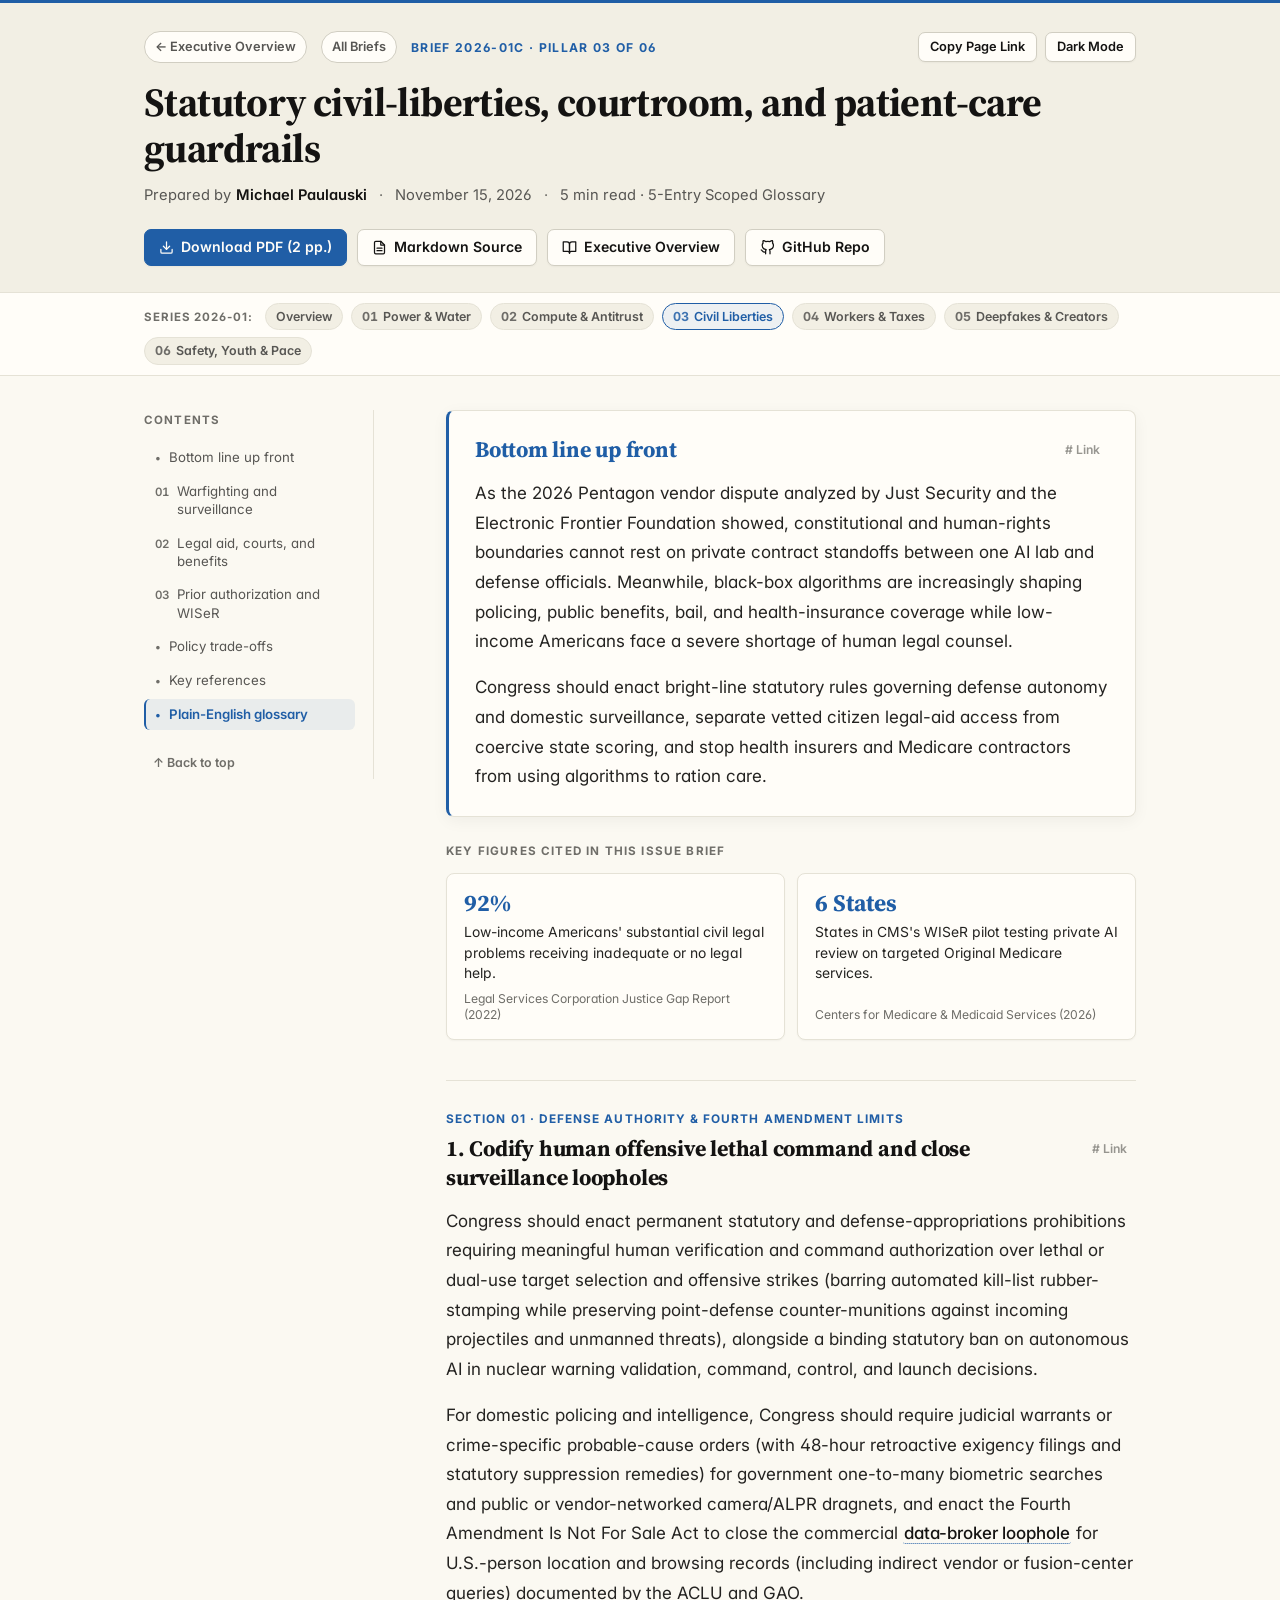
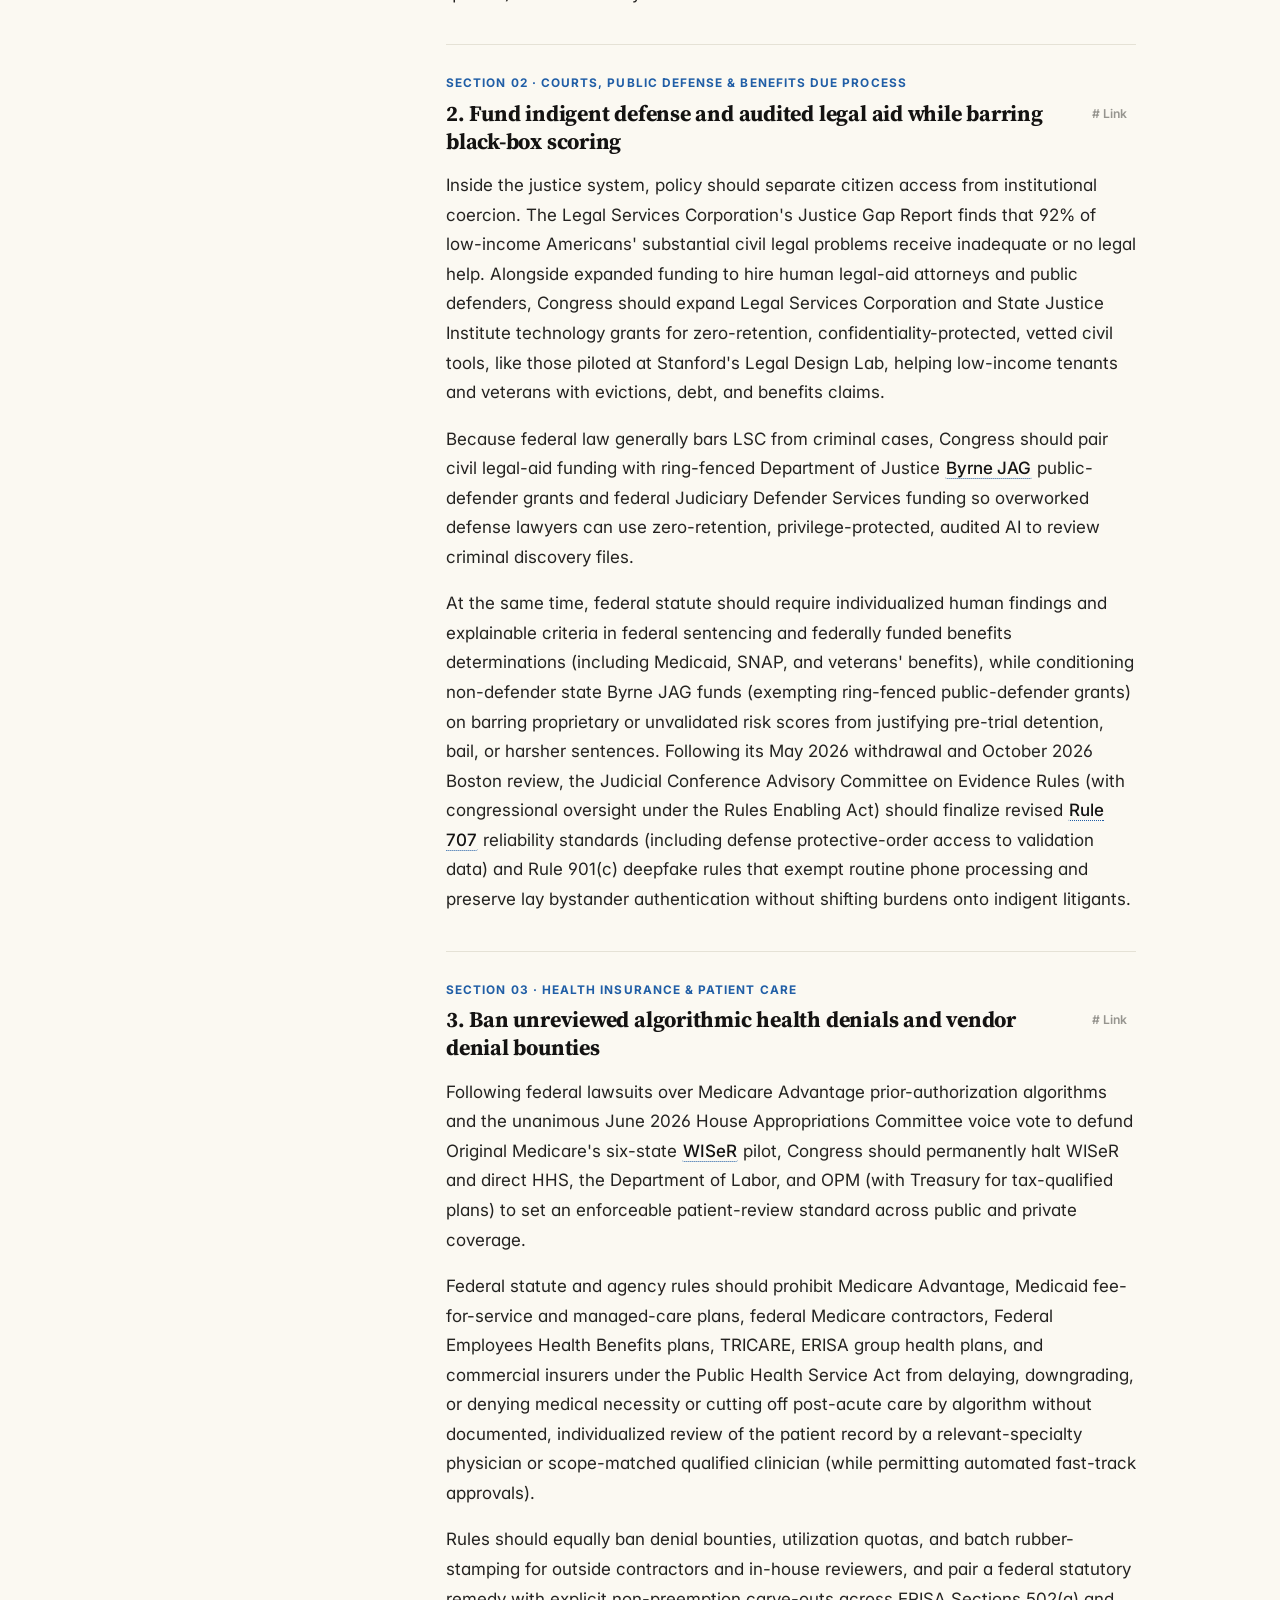
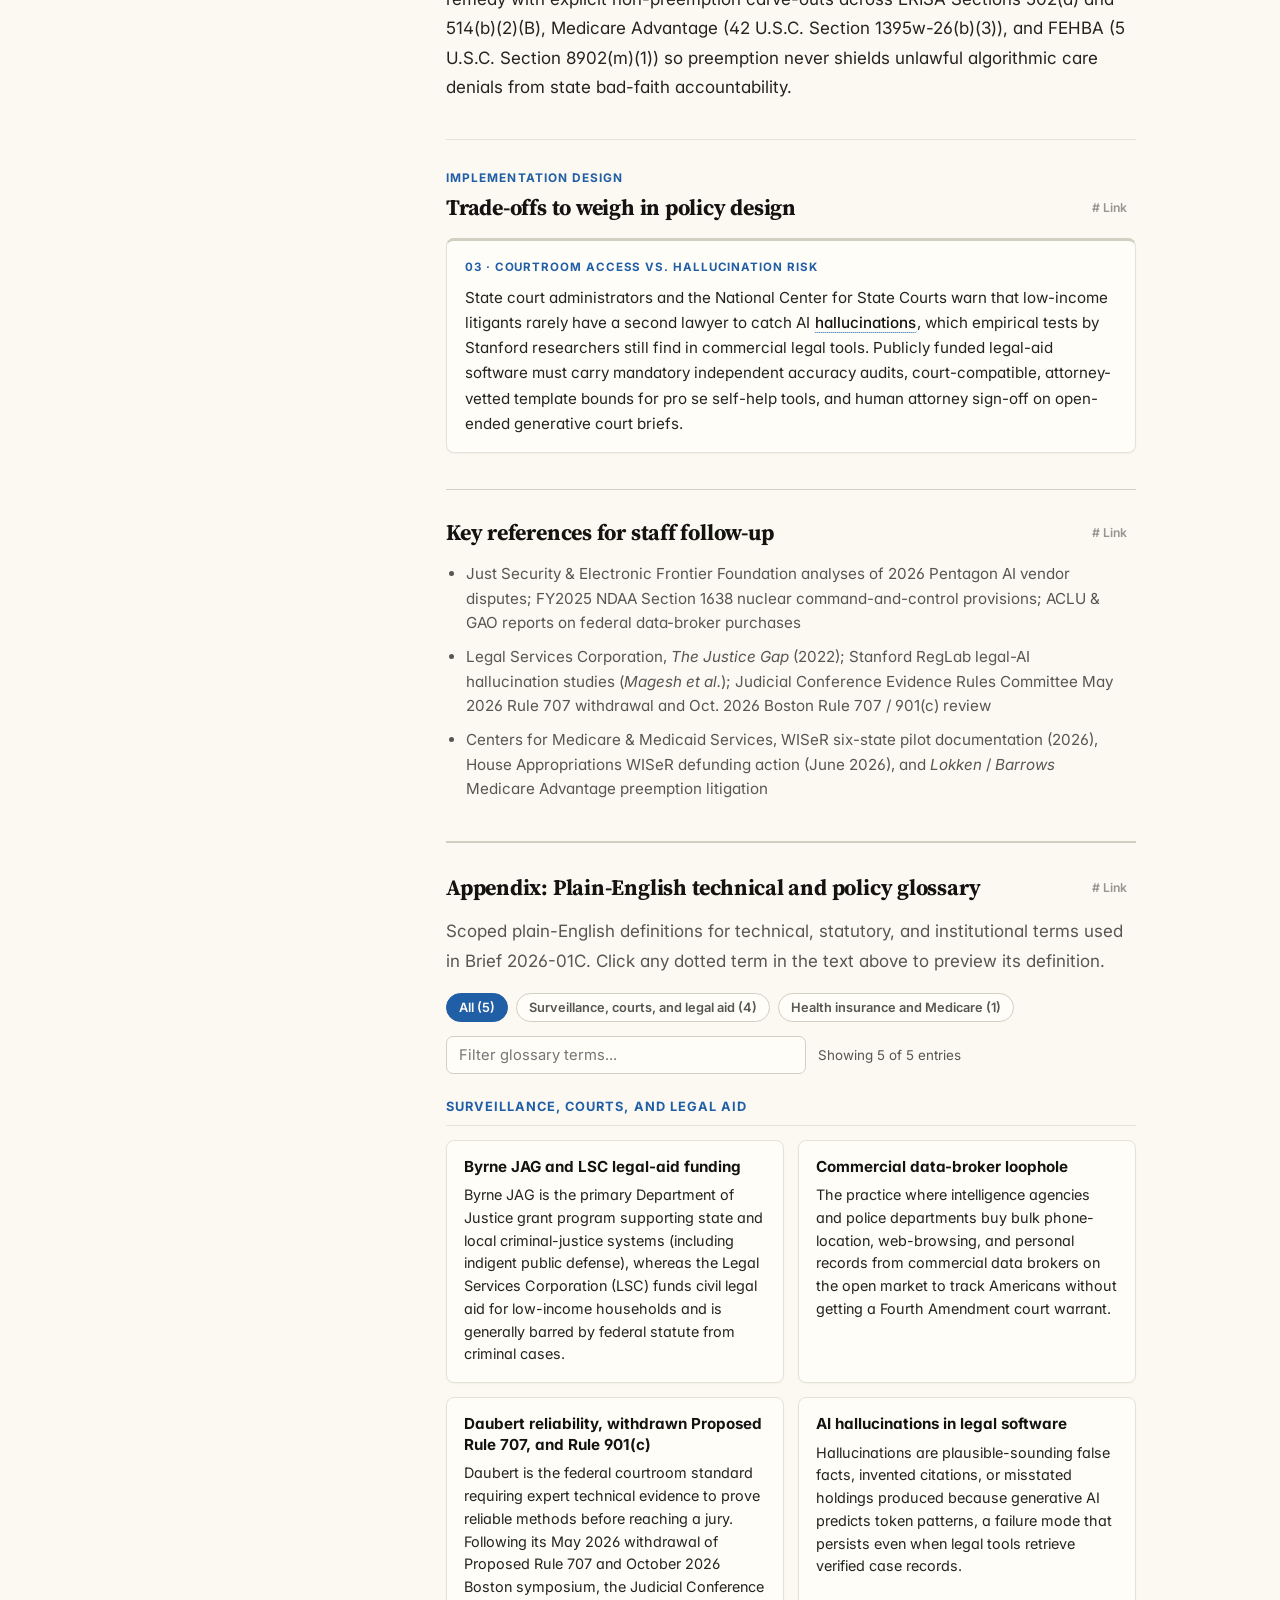
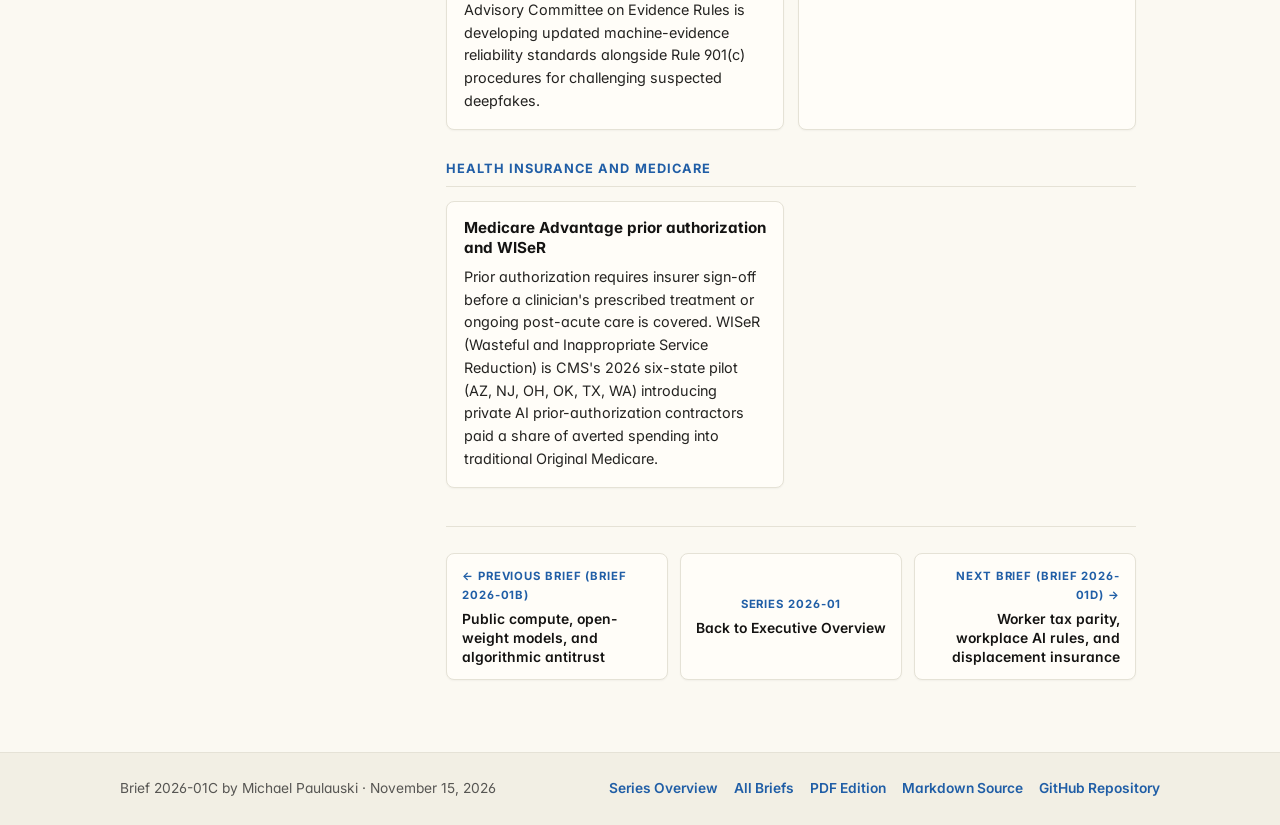
<file: ai-governance/civil-liberties/index.html>
<!DOCTYPE html>
<html lang="en" data-theme="light">
<head>
  <meta charset="UTF-8" />
  <meta name="viewport" content="width=device-width, initial-scale=1.0" />
  <title>Civil liberties, courts &amp; health AI rules | Brief 2026-01C</title>
  <meta name="description" content="Binding human-control rules on offensive lethal strikes (preserving point defense) and nuclear launch, warrant requirements for biometric dragnets and broker data buys, expanded legal aid alongside black-box sentencing and benefits bans, and relevant-specialty clinical review on health denials." />
  <link rel="canonical" href="https://mike10010100.github.io/policy-briefs/ai-governance/civil-liberties/" />

  <meta property="og:type" content="article" />
  <meta property="og:title" content="Statutory civil-liberties, courtroom, and patient-care guardrails | Brief 2026-01C" />
  <meta property="og:description" content="Statutory offensive-command and nuclear control lines (preserving point defense), warrant rules for biometric dragnets and data brokers, indigent defense and Oct. 2026 Rule 707/901(c) evidence rules, and specialist clinical review on health denials." />
  <meta property="og:url" content="https://mike10010100.github.io/policy-briefs/ai-governance/civil-liberties/" />
  <meta property="og:image" content="https://mike10010100.github.io/policy-briefs/assets/og-spoke-03.png" />
  <meta property="og:image:width" content="1200" />
  <meta property="og:image:height" content="630" />

  <meta name="twitter:card" content="summary_large_image" />
  <meta name="twitter:title" content="Statutory civil-liberties, courtroom, and patient-care guardrails | Brief 2026-01C" />
  <meta name="twitter:description" content="Statutory offensive-command and nuclear control lines (preserving point defense), warrant rules for biometric dragnets and data brokers, indigent defense and Oct. 2026 Rule 707/901(c) evidence rules, and specialist clinical review on health denials." />
  <meta name="twitter:image" content="https://mike10010100.github.io/policy-briefs/assets/og-spoke-03.png" />

  <script>
    (function () {
      try {
        var params = new URLSearchParams(window.location.search);
        var queryTheme = params.get("theme");
        var saved = localStorage.getItem("ai-brief-theme");
        var theme = (queryTheme === "dark" || queryTheme === "light")
          ? queryTheme
          : (saved === "dark" || saved === "light"
            ? saved
            : (window.matchMedia && window.matchMedia("(prefers-color-scheme: dark)").matches ? "dark" : "light"));
        document.documentElement.setAttribute("data-theme", theme);
      } catch (e) {}
    })();
  </script>

  <link rel="preconnect" href="https://fonts.googleapis.com" />
  <link rel="preconnect" href="https://fonts.gstatic.com" crossorigin />
  <link rel="stylesheet" href="https://fonts.googleapis.com/css2?family=Inter:wght@400;500;600;700&family=Source+Serif+4:opsz,wght@8..60,600;8..60,700&display=swap" media="print" onload="this.media='all'" />
  <noscript><link rel="stylesheet" href="https://fonts.googleapis.com/css2?family=Inter:wght@400;500;600;700&family=Source+Serif+4:opsz,wght@8..60,600;8..60,700&display=swap" /></noscript>
  <link rel="stylesheet" href="../../styles.css" />
</head>
<body>
  <div id="reading-progress" class="reading-progress" aria-hidden="true"></div>

  <header id="top" class="site-header">
    <div class="header-inner">
      <div class="header-top-row">
        <div class="header-crumb-group">
          <a class="back-index-link" href="../">&larr; Executive Overview</a>
          <a class="back-index-link" href="../../">All Briefs</a>
          <span class="doc-badge">Brief 2026-01C &middot; Pillar 03 of 06</span>
        </div>
        <div class="utility-controls">
          <button id="copy-page-btn" class="btn btn-compact" type="button">Copy Page Link</button>
          <button id="theme-toggle-btn" class="btn btn-compact" type="button" aria-label="Toggle color theme">Dark Mode</button>
        </div>
      </div>

      <h1 class="site-title">Statutory civil-liberties, courtroom, and patient-care guardrails</h1>

      <div class="meta-bar">
        <span class="meta-item">Prepared by <strong>Michael Paulauski</strong></span>
        <span class="meta-sep" aria-hidden="true">&middot;</span>
        <span class="meta-item">November 15, 2026</span>
        <span class="meta-sep" aria-hidden="true">&middot;</span>
        <span class="meta-item">5 min read &middot; 5-Entry Scoped Glossary</span>
      </div>

      <div class="action-bar">
        <a class="btn btn-primary" href="./civil-liberties-brief.pdf">
          <svg viewBox="0 0 24 24" fill="none" stroke="currentColor" stroke-width="2" stroke-linecap="round" stroke-linejoin="round" aria-hidden="true"><path d="M21 15v4a2 2 0 0 1-2 2H5a2 2 0 0 1-2-2v-4" /><polyline points="7 10 12 15 17 10" /><line x1="12" y1="15" x2="12" y2="3" /></svg>
          Download PDF (2 pp.)
        </a>
        <a class="btn" href="./civil-liberties-brief.md">
          <svg viewBox="0 0 24 24" fill="none" stroke="currentColor" stroke-width="2" stroke-linecap="round" stroke-linejoin="round" aria-hidden="true"><path d="M14 2H6a2 2 0 0 0-2 2v16a2 2 0 0 0 2 2h12a2 2 0 0 0 2-2V8z" /><polyline points="14 2 14 8 20 8" /><line x1="16" y1="13" x2="8" y2="13" /><line x1="16" y1="17" x2="8" y2="17" /></svg>
          Markdown Source
        </a>
        <a class="btn" href="../">
          <svg viewBox="0 0 24 24" fill="none" stroke="currentColor" stroke-width="2" stroke-linecap="round" stroke-linejoin="round" aria-hidden="true"><path d="M2 3h6a4 4 0 0 1 4 4v14a3 3 0 0 0-3-3H2z" /><path d="M22 3h-6a4 4 0 0 0-4 4v14a3 3 0 0 1 3-3h7z" /></svg>
          Executive Overview
        </a>
        <a class="btn" href="https://github.com/mike10010100/policy-briefs">
          <svg viewBox="0 0 24 24" fill="none" stroke="currentColor" stroke-width="2" stroke-linecap="round" stroke-linejoin="round" aria-hidden="true"><path d="M9 19c-5 1.5-5-2.5-7-3m14 6v-3.87a3.37 3.37 0 0 0-.94-2.61c3.14-.35 6.44-1.54 6.44-7A5.44 5.44 0 0 0 20 4.77 5.07 5.07 0 0 0 19.91 1S18.73.65 16 2.48a13.38 13.38 0 0 0-7 0C6.27.65 5.09 1 5.09 1A5.07 5.07 0 0 0 5 4.77a5.44 5.44 0 0 0-1.5 3.78c0 5.42 3.3 6.61 6.44 7A3.37 3.37 0 0 0 9 18.13V22" /></svg>
          GitHub Repo
        </a>
      </div>
    </div>
  </header>

  <nav class="series-nav-strip" aria-label="Series 2026-01 issue briefs">
    <div class="series-nav-inner">
      <span class="series-nav-label">Series 2026-01:</span>
      <a class="series-pill" href="../">Overview</a>
      <a class="series-pill" href="../power-water/"><span class="series-pill-num">01</span><span>Power &amp; Water</span></a>
      <a class="series-pill" href="../compute-antitrust/"><span class="series-pill-num">02</span><span>Compute &amp; Antitrust</span></a>
      <a class="series-pill active" href="./" aria-current="page"><span class="series-pill-num">03</span><span>Civil Liberties</span></a>
      <a class="series-pill" href="../workers-taxes/"><span class="series-pill-num">04</span><span>Workers &amp; Taxes</span></a>
      <a class="series-pill" href="../deepfakes-creators/"><span class="series-pill-num">05</span><span>Deepfakes &amp; Creators</span></a>
      <a class="series-pill" href="../safety-youth-pace/"><span class="series-pill-num">06</span><span>Safety, Youth &amp; Pace</span></a>
    </div>
  </nav>

  <nav class="mobile-toc" aria-label="Jump to section">
    <details>
      <summary>Jump to section</summary>
      <ul>
        <li><a href="#bluf">Bottom line up front</a></li>
        <li><a href="#defense-surveillance">01. Warfighting and surveillance</a></li>
        <li><a href="#courts-legal-aid">02. Legal aid, courts, and benefits</a></li>
        <li><a href="#health-care-denials">03. Prior authorization and WISeR</a></li>
        <li><a href="#trade-offs">Trade-offs to weigh in policy design</a></li>
        <li><a href="#references">Key references for staff follow-up</a></li>
        <li><a href="#glossary">Appendix: Plain-English glossary</a></li>
      </ul>
    </details>
  </nav>

  <div class="layout-shell">
    <aside class="toc-sidebar" aria-label="Table of contents">
      <div class="toc-heading">Contents</div>
      <ul class="toc-list">
        <li><a class="toc-link" href="#bluf"><span class="toc-num">&bull;</span><span>Bottom line up front</span></a></li>
        <li><a class="toc-link" href="#defense-surveillance"><span class="toc-num">01</span><span>Warfighting and surveillance</span></a></li>
        <li><a class="toc-link" href="#courts-legal-aid"><span class="toc-num">02</span><span>Legal aid, courts, and benefits</span></a></li>
        <li><a class="toc-link" href="#health-care-denials"><span class="toc-num">03</span><span>Prior authorization and WISeR</span></a></li>
        <li><a class="toc-link" href="#trade-offs"><span class="toc-num">&bull;</span><span>Policy trade-offs</span></a></li>
        <li><a class="toc-link" href="#references"><span class="toc-num">&bull;</span><span>Key references</span></a></li>
        <li><a class="toc-link" href="#glossary"><span class="toc-num">&bull;</span><span>Plain-English glossary</span></a></li>
      </ul>
      <a class="toc-back-top" href="#top">&uarr; Back to top</a>
    </aside>

    <main class="brief-article">
      <section id="bluf" class="bluf-card">
        <div class="section-head">
          <h2>Bottom line up front</h2>
          <button class="copy-anchor-btn" type="button" data-anchor="#bluf" aria-label="Copy link to Bottom line up front"># Link</button>
        </div>
        <p data-verbatim>As the 2026 Pentagon vendor dispute analyzed by Just Security and the Electronic Frontier Foundation showed, constitutional and human-rights boundaries cannot rest on private contract standoffs between one AI lab and defense officials. Meanwhile, black-box algorithms are increasingly shaping policing, public benefits, bail, and health-insurance coverage while low-income Americans face a severe shortage of human legal counsel.</p>
        <p data-verbatim>Congress should enact bright-line statutory rules governing defense autonomy and domestic surveillance, separate vetted citizen legal-aid access from coercive state scoring, and stop health insurers and Medicare contractors from using algorithms to ration care.</p>
      </section>

      <aside class="metrics-strip" aria-label="Key figures cited in this issue brief">
        <div class="metrics-heading">Key figures cited in this issue brief</div>
        <div class="metrics-grid">
          <div class="stat-card">
            <div class="stat-figure">92%</div>
            <div class="stat-label">Low-income Americans' substantial civil legal problems receiving inadequate or no legal help.</div>
            <div class="stat-cite">Legal Services Corporation Justice Gap Report (2022)</div>
          </div>
          <div class="stat-card">
            <div class="stat-figure">6 States</div>
            <div class="stat-label">States in CMS's WISeR pilot testing private AI review on targeted Original Medicare services.</div>
            <div class="stat-cite">Centers for Medicare &amp; Medicaid Services (2026)</div>
          </div>
        </div>
      </aside>

      <section id="defense-surveillance" class="brief-section">
        <div class="section-kicker">Section 01 · Defense Authority &amp; Fourth Amendment Limits</div>
        <div class="section-head">
          <h2>1. Codify human offensive lethal command and close surveillance loopholes</h2>
          <button class="copy-anchor-btn" type="button" data-anchor="#defense-surveillance" aria-label="Copy link to Section 01"># Link</button>
        </div>
        <p data-verbatim>Congress should enact permanent statutory and defense-appropriations prohibitions requiring meaningful human verification and command authorization over lethal or dual-use target selection and offensive strikes (barring automated kill-list rubber-stamping while preserving point-defense counter-munitions against incoming projectiles and unmanned threats), alongside a binding statutory ban on autonomous AI in nuclear warning validation, command, control, and launch decisions.</p>
        <p data-verbatim>For domestic policing and intelligence, Congress should require judicial warrants or crime-specific probable-cause orders (with 48-hour retroactive exigency filings and statutory suppression remedies) for government one-to-many biometric searches and public or vendor-networked camera/ALPR dragnets, and enact the Fourth Amendment Is Not For Sale Act to close the commercial <span class="inline-term" tabindex="0" role="button" aria-expanded="false" aria-controls="term-popover" data-glossary-target="term-2">data-broker loophole</span> for U.S.-person location and browsing records (including indirect vendor or fusion-center queries) documented by the ACLU and GAO.</p>
      </section>
      <section id="courts-legal-aid" class="brief-section">
        <div class="section-kicker">Section 02 · Courts, Public Defense &amp; Benefits Due Process</div>
        <div class="section-head">
          <h2>2. Fund indigent defense and audited legal aid while barring black-box scoring</h2>
          <button class="copy-anchor-btn" type="button" data-anchor="#courts-legal-aid" aria-label="Copy link to Section 02"># Link</button>
        </div>
        <p data-verbatim>Inside the justice system, policy should separate citizen access from institutional coercion. The Legal Services Corporation's Justice Gap Report finds that 92% of low-income Americans' substantial civil legal problems receive inadequate or no legal help. Alongside expanded funding to hire human legal-aid attorneys and public defenders, Congress should expand Legal Services Corporation and State Justice Institute technology grants for zero-retention, confidentiality-protected, vetted civil tools, like those piloted at Stanford's Legal Design Lab, helping low-income tenants and veterans with evictions, debt, and benefits claims.</p>
        <p data-verbatim>Because federal law generally bars LSC from criminal cases, Congress should pair civil legal-aid funding with ring-fenced Department of Justice <span class="inline-term" tabindex="0" role="button" aria-expanded="false" aria-controls="term-popover" data-glossary-target="term-1">Byrne JAG</span> public-defender grants and federal Judiciary Defender Services funding so overworked defense lawyers can use zero-retention, privilege-protected, audited AI to review criminal discovery files.</p>
        <p data-verbatim>At the same time, federal statute should require individualized human findings and explainable criteria in federal sentencing and federally funded benefits determinations (including Medicaid, SNAP, and veterans' benefits), while conditioning non-defender state Byrne JAG funds (exempting ring-fenced public-defender grants) on barring proprietary or unvalidated risk scores from justifying pre-trial detention, bail, or harsher sentences. Following its May 2026 withdrawal and October 2026 Boston review, the Judicial Conference Advisory Committee on Evidence Rules (with congressional oversight under the Rules Enabling Act) should finalize revised <span class="inline-term" tabindex="0" role="button" aria-expanded="false" aria-controls="term-popover" data-glossary-target="term-3">Rule 707</span> reliability standards (including defense protective-order access to validation data) and Rule 901(c) deepfake rules that exempt routine phone processing and preserve lay bystander authentication without shifting burdens onto indigent litigants.</p>
      </section>
      <section id="health-care-denials" class="brief-section">
        <div class="section-kicker">Section 03 · Health Insurance &amp; Patient Care</div>
        <div class="section-head">
          <h2>3. Ban unreviewed algorithmic health denials and vendor denial bounties</h2>
          <button class="copy-anchor-btn" type="button" data-anchor="#health-care-denials" aria-label="Copy link to Section 03"># Link</button>
        </div>
        <p data-verbatim>Following federal lawsuits over Medicare Advantage prior-authorization algorithms and the unanimous June 2026 House Appropriations Committee voice vote to defund Original Medicare's six-state <span class="inline-term" tabindex="0" role="button" aria-expanded="false" aria-controls="term-popover" data-glossary-target="term-5">WISeR</span> pilot, Congress should permanently halt WISeR and direct HHS, the Department of Labor, and OPM (with Treasury for tax-qualified plans) to set an enforceable patient-review standard across public and private coverage.</p>
        <p data-verbatim>Federal statute and agency rules should prohibit Medicare Advantage, Medicaid fee-for-service and managed-care plans, federal Medicare contractors, Federal Employees Health Benefits plans, TRICARE, ERISA group health plans, and commercial insurers under the Public Health Service Act from delaying, downgrading, or denying medical necessity or cutting off post-acute care by algorithm without documented, individualized review of the patient record by a relevant-specialty physician or scope-matched qualified clinician (while permitting automated fast-track approvals).</p>
        <p data-verbatim>Rules should equally ban denial bounties, utilization quotas, and batch rubber-stamping for outside contractors and in-house reviewers, and pair a federal statutory remedy with explicit non-preemption carve-outs across ERISA Sections 502(a) and 514(b)(2)(B), Medicare Advantage (42 U.S.C. Section 1395w-26(b)(3)), and FEHBA (5 U.S.C. Section 8902(m)(1)) so preemption never shields unlawful algorithmic care denials from state bad-faith accountability.</p>
      </section>

      <section id="trade-offs" class="brief-section">
        <div class="section-kicker">Implementation Design</div>
        <div class="section-head">
          <h2>Trade-offs to weigh in policy design</h2>
          <button class="copy-anchor-btn" type="button" data-anchor="#trade-offs" aria-label="Copy link to Trade-offs"># Link</button>
        </div>
        <div class="tradeoffs-single">
          <article class="tradeoff-card">
            <div class="tradeoff-eyebrow">03 · Courtroom Access vs. Hallucination Risk</div>
            <p data-verbatim>State court administrators and the National Center for State Courts warn that low-income litigants rarely have a second lawyer to catch AI <span class="inline-term" tabindex="0" role="button" aria-expanded="false" aria-controls="term-popover" data-glossary-target="term-4">hallucinations</span>, which empirical tests by Stanford researchers still find in commercial legal tools. Publicly funded legal-aid software must carry mandatory independent accuracy audits, court-compatible, attorney-vetted template bounds for pro se self-help tools, and human attorney sign-off on open-ended generative court briefs.</p>
          </article>
        </div>
      </section>

      <section id="references" class="brief-section references-card">
        <div class="section-head">
          <h2>Key references for staff follow-up</h2>
          <button class="copy-anchor-btn" type="button" data-anchor="#references" aria-label="Copy link to Key references"># Link</button>
        </div>
        <ul class="references-list">
          <li>Just Security &amp; Electronic Frontier Foundation analyses of 2026 Pentagon AI vendor disputes; FY2025 NDAA Section 1638 nuclear command-and-control provisions; ACLU &amp; GAO reports on federal data-broker purchases</li>
          <li>Legal Services Corporation, <em>The Justice Gap</em> (2022); Stanford RegLab legal-AI hallucination studies (<em>Magesh et al.</em>); Judicial Conference Evidence Rules Committee May 2026 Rule 707 withdrawal and Oct. 2026 Boston Rule 707 / 901(c) review</li>
          <li>Centers for Medicare &amp; Medicaid Services, WISeR six-state pilot documentation (2026), House Appropriations WISeR defunding action (June 2026), and <em>Lokken</em> / <em>Barrows</em> Medicare Advantage preemption litigation</li>
        </ul>
      </section>

      <section id="glossary" class="brief-section wide-section glossary-section">
        <div class="section-head">
          <h2>Appendix: Plain-English technical and policy glossary</h2>
          <button class="copy-anchor-btn" type="button" data-anchor="#glossary" aria-label="Copy link to Glossary"># Link</button>
        </div>
        <p class="glossary-intro">Scoped plain-English definitions for technical, statutory, and institutional terms used in Brief 2026-01C. Click any dotted term in the text above to preview its definition.</p>

        <div class="glossary-filters" role="group" aria-label="Filter glossary by category">
          <button class="filter-pill active" type="button" data-cat="all">All (5)</button>
          <button class="filter-pill" type="button" data-cat="law">Surveillance, courts, and legal aid (4)</button>
          <button class="filter-pill" type="button" data-cat="health">Health insurance and Medicare (1)</button>
        </div>

        <div class="glossary-toolbar">
          <input id="glossary-filter" class="glossary-search" type="search" placeholder="Filter glossary terms..." aria-label="Filter glossary terms" />
          <span id="glossary-count" class="glossary-count">Showing 5 of 5 entries</span>
        </div>

        <div id="glossary-empty" class="glossary-empty">No matching terms found. Clear the search box or switch categories to view all 5 glossary entries.</div>

        <div class="glossary-group" data-group="law">
          <h3 class="glossary-group-title">Surveillance, courts, and legal aid</h3>
          <div class="glossary-grid">
            <dl id="term-1" class="glossary-card" data-entry data-category="law">
              <dt>Byrne JAG and LSC legal-aid funding</dt>
              <dd>Byrne JAG is the primary Department of Justice grant program supporting state and local criminal-justice systems (including indigent public defense), whereas the Legal Services Corporation (LSC) funds civil legal aid for low-income households and is generally barred by federal statute from criminal cases.</dd>
            </dl>
            <dl id="term-2" class="glossary-card" data-entry data-category="law">
              <dt>Commercial data-broker loophole</dt>
              <dd>The practice where intelligence agencies and police departments buy bulk phone-location, web-browsing, and personal records from commercial data brokers on the open market to track Americans without getting a Fourth Amendment court warrant.</dd>
            </dl>
            <dl id="term-3" class="glossary-card" data-entry data-category="law">
              <dt>Daubert reliability, withdrawn Proposed Rule 707, and Rule 901(c)</dt>
              <dd>Daubert is the federal courtroom standard requiring expert technical evidence to prove reliable methods before reaching a jury. Following its May 2026 withdrawal of Proposed Rule 707 and October 2026 Boston symposium, the Judicial Conference Advisory Committee on Evidence Rules is developing updated machine-evidence reliability standards alongside Rule 901(c) procedures for challenging suspected deepfakes.</dd>
            </dl>
            <dl id="term-4" class="glossary-card" data-entry data-category="law">
              <dt>AI hallucinations in legal software</dt>
              <dd>Hallucinations are plausible-sounding false facts, invented citations, or misstated holdings produced because generative AI predicts token patterns, a failure mode that persists even when legal tools retrieve verified case records.</dd>
            </dl>
          </div>
        </div>
        <div class="glossary-group" data-group="health">
          <h3 class="glossary-group-title">Health insurance and Medicare</h3>
          <div class="glossary-grid">
            <dl id="term-5" class="glossary-card" data-entry data-category="health">
              <dt>Medicare Advantage prior authorization and WISeR</dt>
              <dd>Prior authorization requires insurer sign-off before a clinician's prescribed treatment or ongoing post-acute care is covered. WISeR (Wasteful and Inappropriate Service Reduction) is CMS's 2026 six-state pilot (AZ, NJ, OH, OK, TX, WA) introducing private AI prior-authorization contractors paid a share of averted spending into traditional Original Medicare.</dd>
            </dl>
          </div>
        </div>
      </section>

      <nav class="brief-pager" aria-label="Issue brief navigation">
        <a class="pager-card" href="../compute-antitrust/"><span class="pager-eyebrow">&larr; Previous Brief (Brief 2026-01B)</span><span class="pager-title">Public compute, open-weight models, and algorithmic antitrust</span></a>
        <a class="pager-card pager-card-center" href="../"><span class="pager-eyebrow">Series 2026-01</span><span class="pager-title">Back to Executive Overview</span></a>
        <a class="pager-card pager-card-next" href="../workers-taxes/"><span class="pager-eyebrow">Next Brief (Brief 2026-01D) &rarr;</span><span class="pager-title">Worker tax parity, workplace AI rules, and displacement insurance</span></a>
      </nav>
    </main>
  </div>

  <footer class="site-footer">
    <div class="footer-inner">
      <div>Brief 2026-01C by Michael Paulauski &middot; November 15, 2026</div>
      <div class="footer-links">
        <a href="../">Series Overview</a>
        <a href="../../">All Briefs</a>
        <a href="./civil-liberties-brief.pdf">PDF Edition</a>
        <a href="./civil-liberties-brief.md">Markdown Source</a>
        <a href="https://github.com/mike10010100/policy-briefs">GitHub Repository</a>
      </div>
    </div>
  </footer>

  <div id="term-popover" class="term-popover" role="dialog" aria-modal="false" aria-labelledby="term-popover-title" tabindex="-1" hidden>
    <div class="term-popover-head">
      <h4 id="term-popover-title" class="term-popover-title"></h4>
      <button id="term-popover-close" class="term-popover-close" type="button" aria-label="Close definition">&times;</button>
    </div>
    <p id="term-popover-body" class="term-popover-body"></p>
    <a id="term-popover-link" class="term-popover-link" href="#glossary">View in Glossary &darr;</a>
  </div>

  <div id="copy-toast" class="copy-toast" role="status" aria-live="polite">Link copied</div>

  <script>
    (function () {
      var root = document.documentElement;
      var themeBtn = document.getElementById("theme-toggle-btn");
      var copyPageBtn = document.getElementById("copy-page-btn");
      var toast = document.getElementById("copy-toast");
      var progressBar = document.getElementById("reading-progress");
      var toastTimer = null;

      function syncThemeButton() {
        var current = root.getAttribute("data-theme") || "light";
        themeBtn.textContent = current === "dark" ? "Light Mode" : "Dark Mode";
      }

      syncThemeButton();

      themeBtn.addEventListener("click", function () {
        var next = root.getAttribute("data-theme") === "dark" ? "light" : "dark";
        root.setAttribute("data-theme", next);
        try {
          localStorage.setItem("ai-brief-theme", next);
        } catch (e) {}
        syncThemeButton();
      });

      function updateProgressBar() {
        if (!progressBar) return;
        var scrollTop = window.scrollY || document.documentElement.scrollTop || 0;
        var docHeight = document.documentElement.scrollHeight - document.documentElement.clientHeight;
        var pct = docHeight > 0 ? Math.min(100, Math.max(0, (scrollTop / docHeight) * 100)) : 0;
        progressBar.style.width = pct.toFixed(1) + "%";
      }

      updateProgressBar();
      window.addEventListener("scroll", updateProgressBar, { passive: true });
      window.addEventListener("resize", updateProgressBar, { passive: true });

      function showToast(msg) {
        toast.textContent = msg;
        toast.classList.add("visible");
        clearTimeout(toastTimer);
        toastTimer = setTimeout(function () {
          toast.classList.remove("visible");
        }, 1800);
      }

      function copyText(text, label) {
        if (navigator.clipboard && navigator.clipboard.writeText) {
          navigator.clipboard.writeText(text).then(function () {
            showToast(label || "Link copied");
          }).catch(function () {
            showToast("Link ready in address bar");
          });
        } else {
          var temp = document.createElement("input");
          temp.value = text;
          document.body.appendChild(temp);
          temp.select();
          try {
            document.execCommand("copy");
            showToast(label || "Link copied");
          } catch (e) {
            showToast("Copy unavailable");
          }
          document.body.removeChild(temp);
        }
      }

      copyPageBtn.addEventListener("click", function () {
        var cleanUrl = window.location.origin + window.location.pathname;
        if (window.location.protocol === "file:") {
          cleanUrl = window.location.href.split("#")[0].split("?")[0];
        }
        copyText(cleanUrl, "Page link copied");
      });

      document.querySelectorAll(".copy-anchor-btn").forEach(function (btn) {
        btn.addEventListener("click", function () {
          var anchor = btn.getAttribute("data-anchor");
          var base = window.location.href.split("#")[0];
          history.replaceState(null, "", anchor);
          copyText(base + anchor, "Link copied");
        });
      });

      var mobileDetails = document.querySelector(".mobile-toc details");
      if (mobileDetails) {
        mobileDetails.querySelectorAll("a").forEach(function (link) {
          link.addEventListener("click", function () {
            mobileDetails.removeAttribute("open");
          });
        });
      }

      var tocLinks = Array.prototype.slice.call(document.querySelectorAll(".toc-link"));
      var sections = tocLinks.map(function (link) {
        return document.querySelector(link.getAttribute("href"));
      }).filter(Boolean);

      if ("IntersectionObserver" in window && sections.length) {
        var observer = new IntersectionObserver(function (entries) {
          entries.forEach(function (entry) {
            if (entry.isIntersecting) {
              var id = "#" + entry.target.id;
              tocLinks.forEach(function (link) {
                link.classList.toggle("active", link.getAttribute("href") === id);
              });
            }
          });
        }, { rootMargin: "-15% 0px -70% 0px" });

        sections.forEach(function (sec) {
          observer.observe(sec);
        });
      }

      var filterInput = document.getElementById("glossary-filter");
      var countEl = document.getElementById("glossary-count");
      var emptyEl = document.getElementById("glossary-empty");
      var categoryBtns = Array.prototype.slice.call(document.querySelectorAll(".filter-pill"));
      var groups = Array.prototype.slice.call(document.querySelectorAll("[data-group]"));
      var entries = Array.prototype.slice.call(document.querySelectorAll("[data-entry]"));
      var activeCategory = "all";

      function setActiveCategory(cat) {
        activeCategory = cat;
        categoryBtns.forEach(function (btn) {
          btn.classList.toggle("active", btn.getAttribute("data-cat") === cat);
        });
      }

      function applyGlossaryFilters() {
        var q = filterInput ? filterInput.value.trim().toLowerCase() : "";
        var visibleCount = 0;

        entries.forEach(function (entry) {
          var matchesCat = activeCategory === "all" || entry.getAttribute("data-category") === activeCategory;
          var matchesSearch = !q || entry.textContent.toLowerCase().indexOf(q) !== -1;
          var show = matchesCat && matchesSearch;
          entry.style.display = show ? "" : "none";
          if (show) visibleCount += 1;
        });

        groups.forEach(function (group) {
          var hasVisible = Array.prototype.some.call(
            group.querySelectorAll("[data-entry]"),
            function (card) { return card.style.display !== "none"; }
          );
          group.style.display = hasVisible ? "" : "none";
        });

        if (countEl) {
          countEl.textContent = "Showing " + visibleCount + " of " + entries.length + " entries";
        }
        if (emptyEl) {
          emptyEl.style.display = visibleCount === 0 ? "block" : "none";
        }
      }

      categoryBtns.forEach(function (btn) {
        btn.addEventListener("click", function () {
          setActiveCategory(btn.getAttribute("data-cat") || "all");
          applyGlossaryFilters();
        });
      });

      if (filterInput) {
        filterInput.addEventListener("input", applyGlossaryFilters);
      }

      var popover = document.getElementById("term-popover");
      var popoverTitle = document.getElementById("term-popover-title");
      var popoverBody = document.getElementById("term-popover-body");
      var popoverClose = document.getElementById("term-popover-close");
      var popoverLink = document.getElementById("term-popover-link");
      var activeTermEl = null;
      var openedViaKeyboard = false;
      var pulseTimer = null;
      var openScrollY = 0;
      var openTimestamp = 0;

      function closePopover(restoreFocus) {
        if (!popover) return;
        popover.classList.remove("visible");
        popover.hidden = true;
        if (activeTermEl) {
          var prevTermEl = activeTermEl;
          prevTermEl.classList.remove("is-open");
          prevTermEl.setAttribute("aria-expanded", "false");
          activeTermEl = null;
          if (restoreFocus && openedViaKeyboard) {
            prevTermEl.focus({ preventScroll: true });
          }
        }
        openedViaKeyboard = false;
      }

      function positionPopover(termEl) {
        var rect = termEl.getBoundingClientRect();
        var popWidth = popover.offsetWidth || 340;
        var popHeight = popover.offsetHeight || 160;
        var left = rect.left + (rect.width / 2) - (popWidth / 2);
        left = Math.max(12, Math.min(left, window.innerWidth - popWidth - 12));
        var top = rect.bottom + 8;
        if (top + popHeight > window.innerHeight - 12) {
          top = Math.max(12, rect.top - popHeight - 8);
        }
        popover.style.left = Math.round(left) + "px";
        popover.style.top = Math.round(top) + "px";
      }

      function openPopover(termEl, viaKeyboard) {
        if (!popover) return;
        if (activeTermEl === termEl && !popover.hidden) {
          closePopover(!!viaKeyboard);
          return;
        }
        var targetId = termEl.getAttribute("data-glossary-target");
        var card = targetId ? document.getElementById(targetId) : null;
        if (!card) return;
        var dt = card.querySelector("dt");
        var dd = card.querySelector("dd");
        if (!dt || !dd) return;

        if (activeTermEl) {
          activeTermEl.classList.remove("is-open");
          activeTermEl.setAttribute("aria-expanded", "false");
        }
        activeTermEl = termEl;
        openedViaKeyboard = !!viaKeyboard;
        activeTermEl.classList.add("is-open");
        activeTermEl.setAttribute("aria-expanded", "true");
        popoverTitle.textContent = termEl.getAttribute("data-popover-title") || dt.textContent;
        popoverBody.textContent = termEl.getAttribute("data-popover-body") || dd.textContent;
        popoverLink.setAttribute("href", "#" + targetId);

        openScrollY = window.scrollY || document.documentElement.scrollTop || 0;
        openTimestamp = Date.now();
        popover.hidden = false;
        positionPopover(termEl);
        popover.classList.add("visible");
        if (openedViaKeyboard) {
          popover.focus({ preventScroll: true });
        }
      }

      document.querySelectorAll(".inline-term").forEach(function (termEl) {
        termEl.addEventListener("click", function (e) {
          e.stopPropagation();
          openPopover(termEl, false);
        });
        termEl.addEventListener("keydown", function (e) {
          if (e.key === "Enter" || e.key === " ") {
            e.preventDefault();
            openPopover(termEl, true);
          }
        });
      });

      if (popoverClose) {
        popoverClose.addEventListener("click", function () {
          closePopover(true);
        });
      }

      if (popoverLink) {
        popoverLink.addEventListener("click", function (e) {
          e.preventDefault();
          var href = popoverLink.getAttribute("href");
          var targetId = href ? href.replace(/^#/, "") : "";
          var targetCard = targetId ? document.getElementById(targetId) : null;
          closePopover(false);
          if (!targetCard) return;
          if (targetCard.style.display === "none") {
            setActiveCategory("all");
            if (filterInput) filterInput.value = "";
            applyGlossaryFilters();
          }
          targetCard.scrollIntoView({ behavior: "smooth", block: "center" });
          document.querySelectorAll(".glossary-card.highlight-pulse").forEach(function (el) {
            el.classList.remove("highlight-pulse");
          });
          targetCard.classList.add("highlight-pulse");
          clearTimeout(pulseTimer);
          pulseTimer = setTimeout(function () {
            targetCard.classList.remove("highlight-pulse");
          }, 2200);
        });
      }

      document.addEventListener("click", function (e) {
        if (!popover || popover.hidden) return;
        if (!popover.contains(e.target) && !e.target.classList.contains("inline-term")) {
          closePopover(false);
        }
      });

      document.addEventListener("keydown", function (e) {
        if (e.key === "Escape") {
          closePopover(true);
        }
      });

      window.addEventListener("scroll", function () {
        if (!popover || popover.hidden) return;
        if (Date.now() - openTimestamp < 180) return;
        var curScrollY = window.scrollY || document.documentElement.scrollTop || 0;
        if (Math.abs(curScrollY - openScrollY) > 80) {
          closePopover(false);
        }
      }, { passive: true });
    })();
  </script>
</body>
</html>
</file>
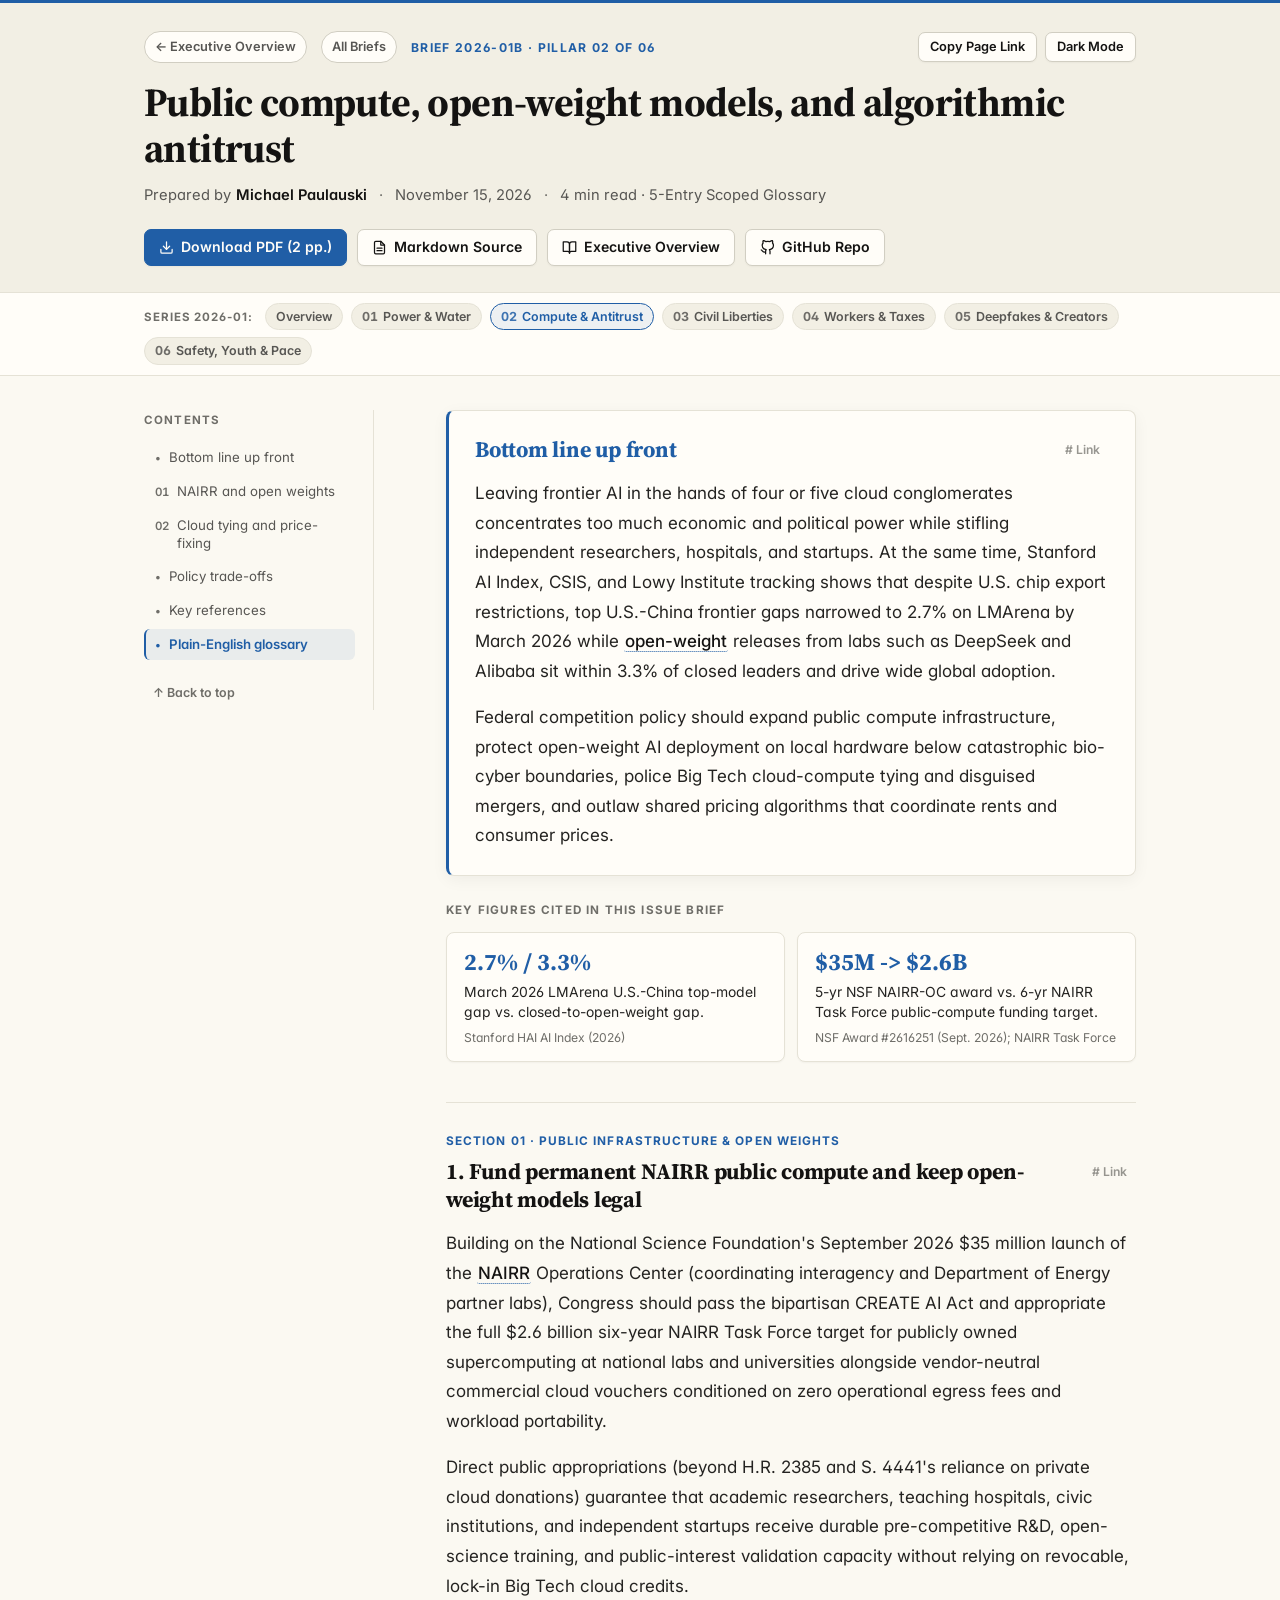
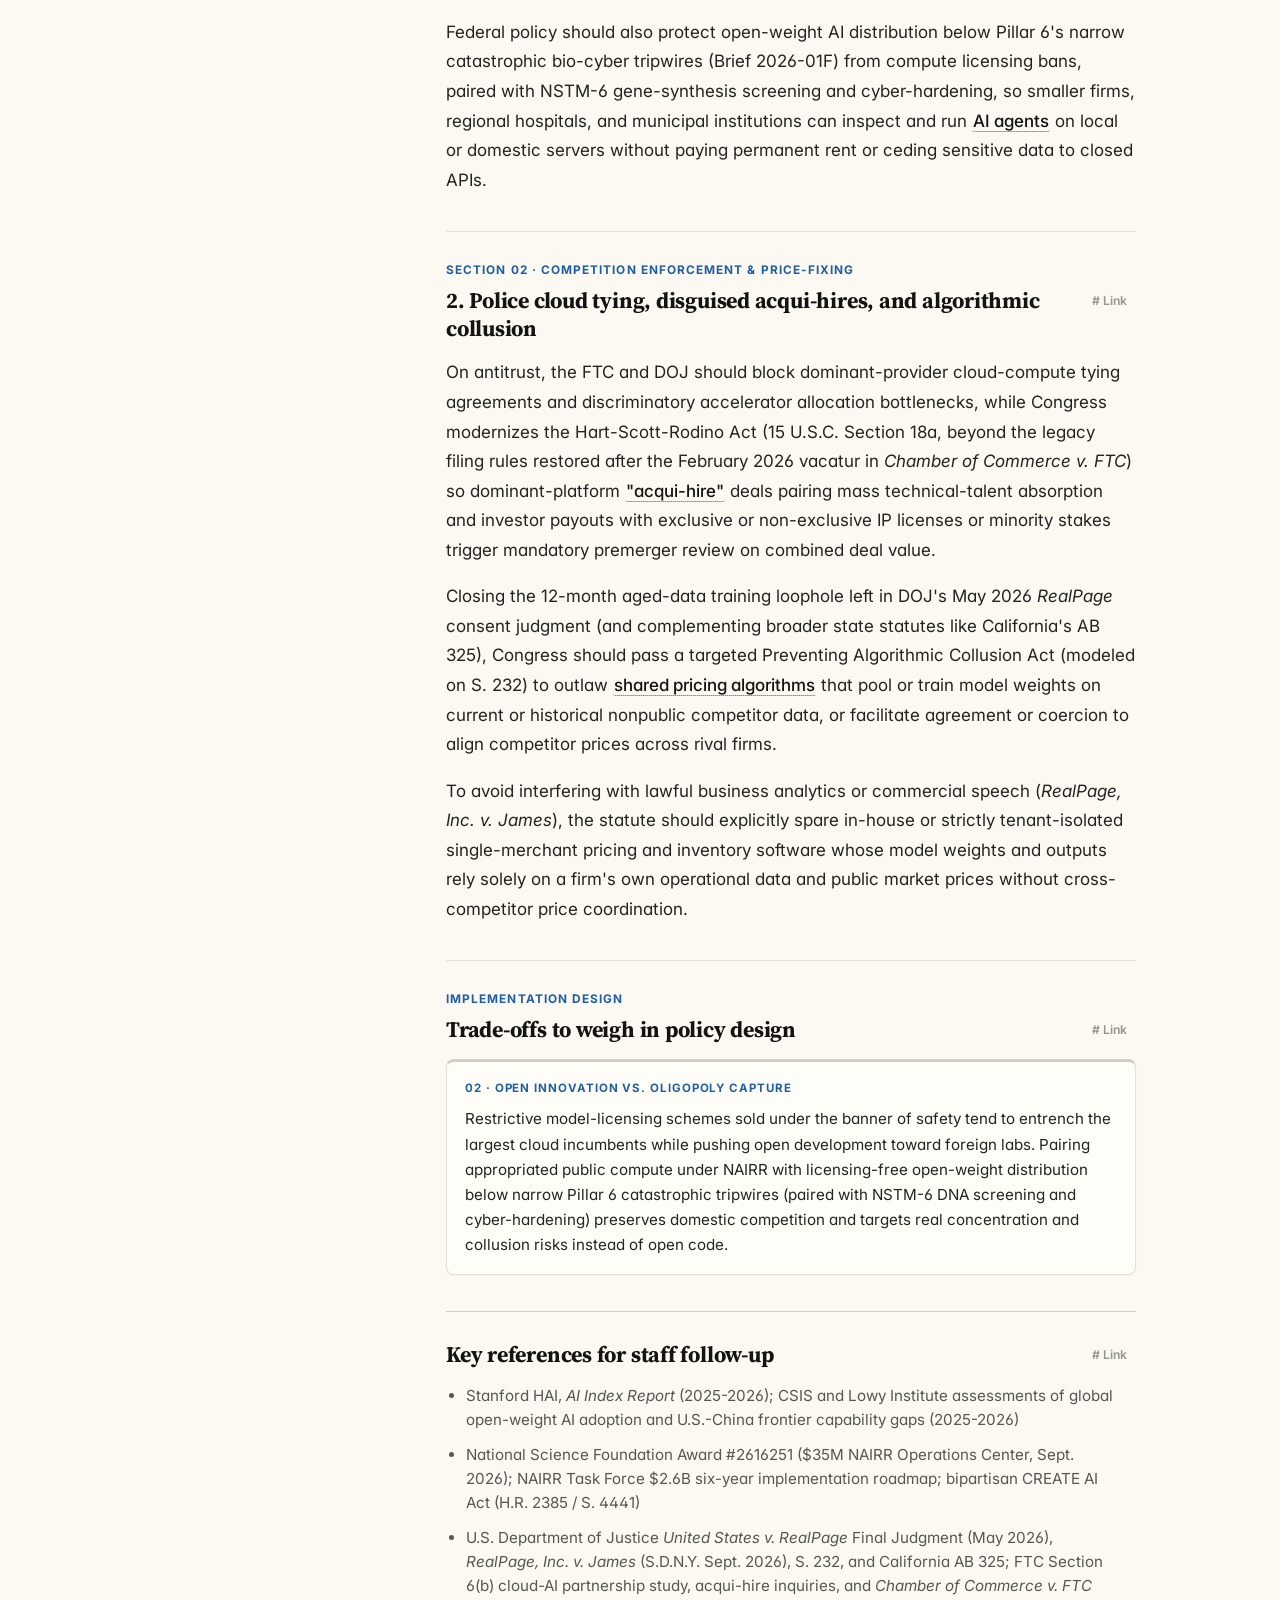
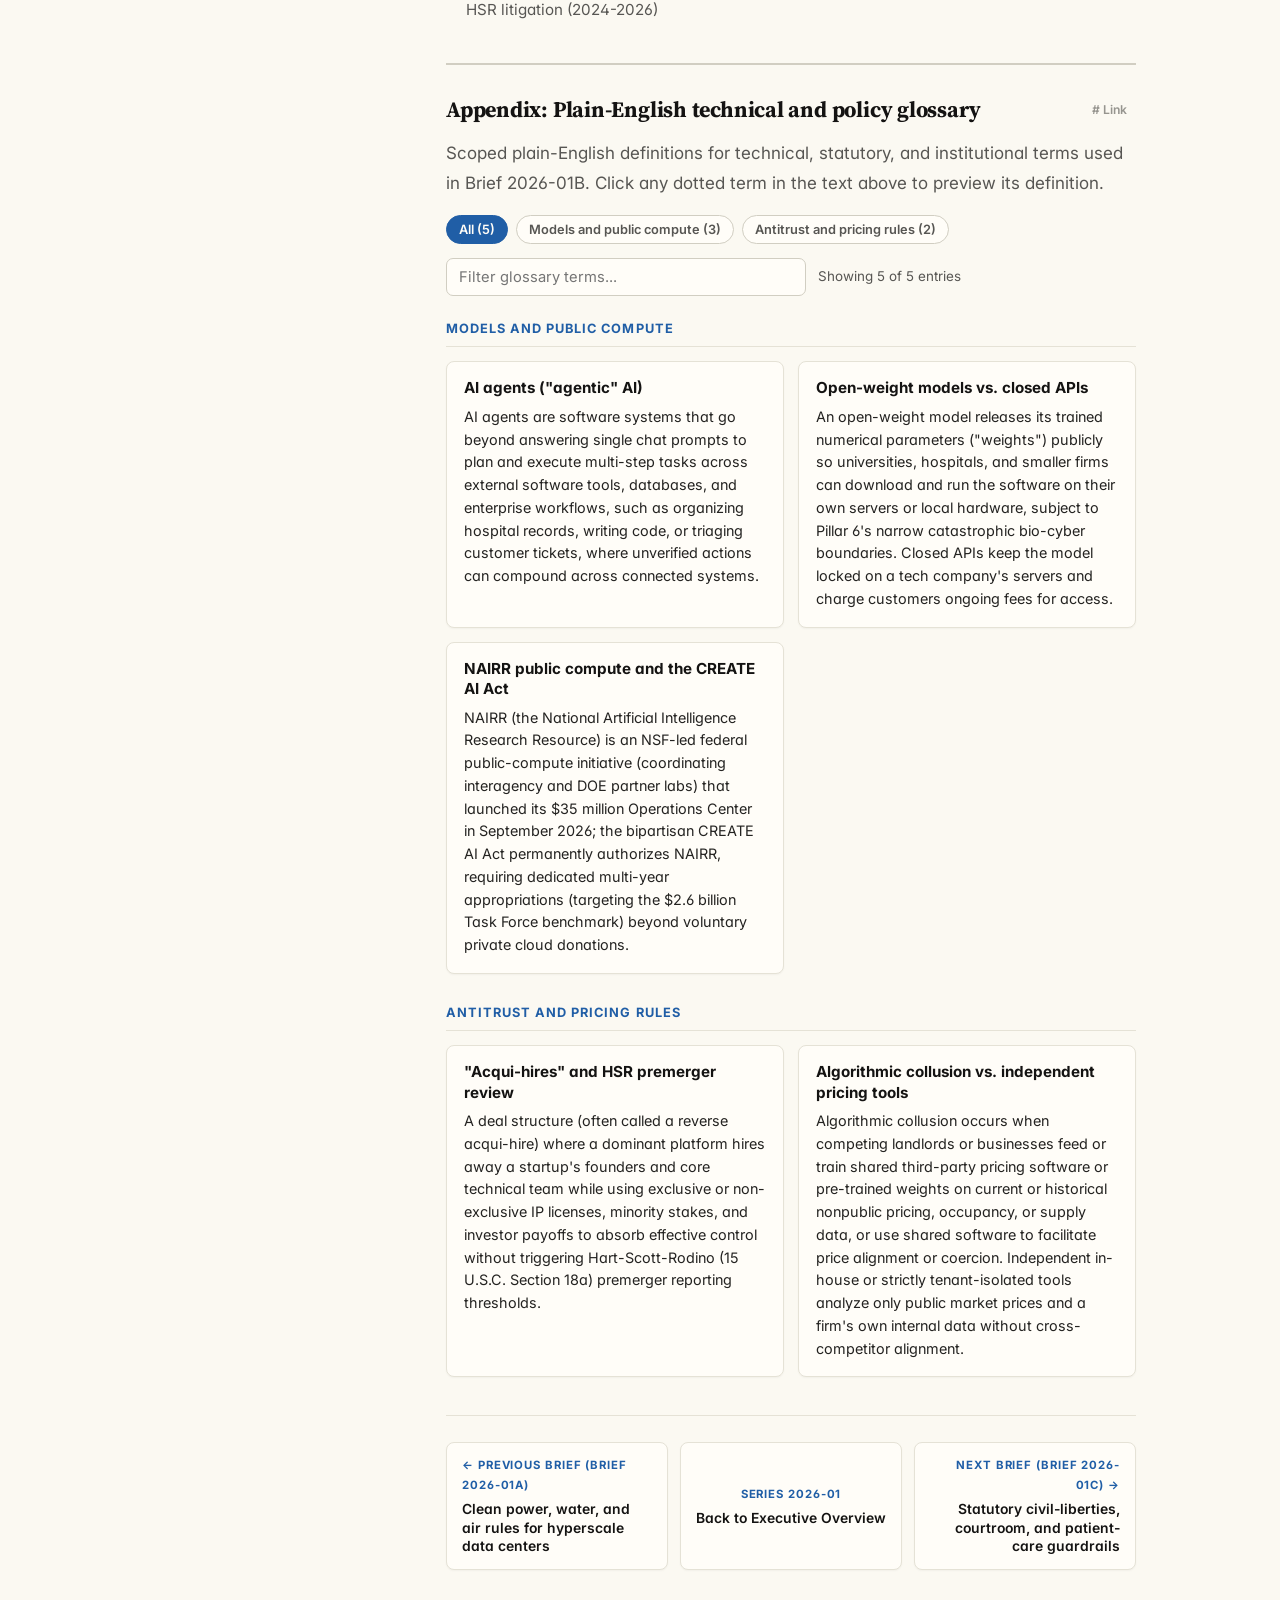
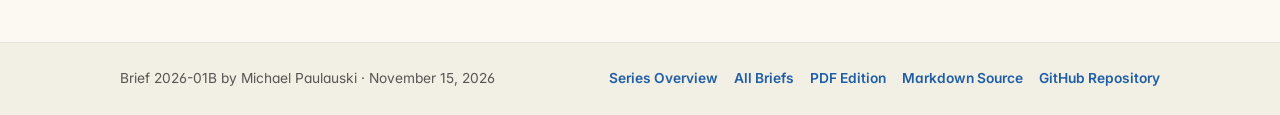
<file: ai-governance/compute-antitrust/index.html>
<!DOCTYPE html>
<html lang="en" data-theme="light">
<head>
  <meta charset="UTF-8" />
  <meta name="viewport" content="width=device-width, initial-scale=1.0" />
  <title>Public compute, open-weight models, and algorithmic antitrust | Brief 2026-01B by Michael Paulauski</title>
  <meta name="description" content="Breaking cloud-compute concentration via public NAIRR infrastructure and the CREATE AI Act, protecting sub-tripwire open-weight AI models, blocking reverse acqui-hires and cloud tying, and banning shared algorithmic price-fixing." />
  <link rel="canonical" href="https://mike10010100.github.io/policy-briefs/ai-governance/compute-antitrust/" />

  <meta property="og:type" content="article" />
  <meta property="og:title" content="Public compute, open-weight models, and algorithmic antitrust | Brief 2026-01B" />
  <meta property="og:description" content="Bipartisan CREATE AI Act public compute, sub-tripwire open-weight competition, antitrust enforcement against cloud tying and acqui-hires, and banning shared algorithmic price-fixing." />
  <meta property="og:url" content="https://mike10010100.github.io/policy-briefs/ai-governance/compute-antitrust/" />
  <meta property="og:image" content="https://mike10010100.github.io/policy-briefs/assets/og-spoke-02.png" />
  <meta property="og:image:width" content="1200" />
  <meta property="og:image:height" content="630" />

  <meta name="twitter:card" content="summary_large_image" />
  <meta name="twitter:title" content="Public compute, open-weight models, and algorithmic antitrust | Brief 2026-01B" />
  <meta name="twitter:description" content="Bipartisan CREATE AI Act public compute, sub-tripwire open-weight competition, antitrust enforcement against cloud tying and acqui-hires, and banning shared algorithmic price-fixing." />
  <meta name="twitter:image" content="https://mike10010100.github.io/policy-briefs/assets/og-spoke-02.png" />

  <script>
    (function () {
      try {
        var params = new URLSearchParams(window.location.search);
        var queryTheme = params.get("theme");
        var saved = localStorage.getItem("ai-brief-theme");
        var theme = (queryTheme === "dark" || queryTheme === "light")
          ? queryTheme
          : (saved === "dark" || saved === "light"
            ? saved
            : (window.matchMedia && window.matchMedia("(prefers-color-scheme: dark)").matches ? "dark" : "light"));
        document.documentElement.setAttribute("data-theme", theme);
      } catch (e) {}
    })();
  </script>

  <link rel="preconnect" href="https://fonts.googleapis.com" />
  <link rel="preconnect" href="https://fonts.gstatic.com" crossorigin />
  <link rel="stylesheet" href="https://fonts.googleapis.com/css2?family=Inter:wght@400;500;600;700&family=Source+Serif+4:opsz,wght@8..60,600;8..60,700&display=swap" media="print" onload="this.media='all'" />
  <noscript><link rel="stylesheet" href="https://fonts.googleapis.com/css2?family=Inter:wght@400;500;600;700&family=Source+Serif+4:opsz,wght@8..60,600;8..60,700&display=swap" /></noscript>
  <link rel="stylesheet" href="../../styles.css" />
</head>
<body>
  <div id="reading-progress" class="reading-progress" aria-hidden="true"></div>

  <header id="top" class="site-header">
    <div class="header-inner">
      <div class="header-top-row">
        <div class="header-crumb-group">
          <a class="back-index-link" href="../">&larr; Executive Overview</a>
          <a class="back-index-link" href="../../">All Briefs</a>
          <span class="doc-badge">Brief 2026-01B &middot; Pillar 02 of 06</span>
        </div>
        <div class="utility-controls">
          <button id="copy-page-btn" class="btn btn-compact" type="button">Copy Page Link</button>
          <button id="theme-toggle-btn" class="btn btn-compact" type="button" aria-label="Toggle color theme">Dark Mode</button>
        </div>
      </div>

      <h1 class="site-title">Public compute, open-weight models, and algorithmic antitrust</h1>

      <div class="meta-bar">
        <span class="meta-item">Prepared by <strong>Michael Paulauski</strong></span>
        <span class="meta-sep" aria-hidden="true">&middot;</span>
        <span class="meta-item">November 15, 2026</span>
        <span class="meta-sep" aria-hidden="true">&middot;</span>
        <span class="meta-item">4 min read &middot; 5-Entry Scoped Glossary</span>
      </div>

      <div class="action-bar">
        <a class="btn btn-primary" href="./compute-antitrust-brief.pdf">
          <svg viewBox="0 0 24 24" fill="none" stroke="currentColor" stroke-width="2" stroke-linecap="round" stroke-linejoin="round" aria-hidden="true"><path d="M21 15v4a2 2 0 0 1-2 2H5a2 2 0 0 1-2-2v-4" /><polyline points="7 10 12 15 17 10" /><line x1="12" y1="15" x2="12" y2="3" /></svg>
          Download PDF (2 pp.)
        </a>
        <a class="btn" href="./compute-antitrust-brief.md">
          <svg viewBox="0 0 24 24" fill="none" stroke="currentColor" stroke-width="2" stroke-linecap="round" stroke-linejoin="round" aria-hidden="true"><path d="M14 2H6a2 2 0 0 0-2 2v16a2 2 0 0 0 2 2h12a2 2 0 0 0 2-2V8z" /><polyline points="14 2 14 8 20 8" /><line x1="16" y1="13" x2="8" y2="13" /><line x1="16" y1="17" x2="8" y2="17" /></svg>
          Markdown Source
        </a>
        <a class="btn" href="../">
          <svg viewBox="0 0 24 24" fill="none" stroke="currentColor" stroke-width="2" stroke-linecap="round" stroke-linejoin="round" aria-hidden="true"><path d="M2 3h6a4 4 0 0 1 4 4v14a3 3 0 0 0-3-3H2z" /><path d="M22 3h-6a4 4 0 0 0-4 4v14a3 3 0 0 1 3-3h7z" /></svg>
          Executive Overview
        </a>
        <a class="btn" href="https://github.com/mike10010100/policy-briefs">
          <svg viewBox="0 0 24 24" fill="none" stroke="currentColor" stroke-width="2" stroke-linecap="round" stroke-linejoin="round" aria-hidden="true"><path d="M9 19c-5 1.5-5-2.5-7-3m14 6v-3.87a3.37 3.37 0 0 0-.94-2.61c3.14-.35 6.44-1.54 6.44-7A5.44 5.44 0 0 0 20 4.77 5.07 5.07 0 0 0 19.91 1S18.73.65 16 2.48a13.38 13.38 0 0 0-7 0C6.27.65 5.09 1 5.09 1A5.07 5.07 0 0 0 5 4.77a5.44 5.44 0 0 0-1.5 3.78c0 5.42 3.3 6.61 6.44 7A3.37 3.37 0 0 0 9 18.13V22" /></svg>
          GitHub Repo
        </a>
      </div>
    </div>
  </header>

  <nav class="series-nav-strip" aria-label="Series 2026-01 issue briefs">
    <div class="series-nav-inner">
      <span class="series-nav-label">Series 2026-01:</span>
      <a class="series-pill" href="../">Overview</a>
      <a class="series-pill" href="../power-water/"><span class="series-pill-num">01</span><span>Power &amp; Water</span></a>
      <a class="series-pill active" href="./" aria-current="page"><span class="series-pill-num">02</span><span>Compute &amp; Antitrust</span></a>
      <a class="series-pill" href="../civil-liberties/"><span class="series-pill-num">03</span><span>Civil Liberties</span></a>
      <a class="series-pill" href="../workers-taxes/"><span class="series-pill-num">04</span><span>Workers &amp; Taxes</span></a>
      <a class="series-pill" href="../deepfakes-creators/"><span class="series-pill-num">05</span><span>Deepfakes &amp; Creators</span></a>
      <a class="series-pill" href="../safety-youth-pace/"><span class="series-pill-num">06</span><span>Safety, Youth &amp; Pace</span></a>
    </div>
  </nav>

  <nav class="mobile-toc" aria-label="Jump to section">
    <details>
      <summary>Jump to section</summary>
      <ul>
        <li><a href="#bluf">Bottom line up front</a></li>
        <li><a href="#public-compute-open-weights">01. NAIRR and open weights</a></li>
        <li><a href="#antitrust-collusion">02. Cloud tying and price-fixing</a></li>
        <li><a href="#trade-offs">Trade-offs to weigh in policy design</a></li>
        <li><a href="#references">Key references for staff follow-up</a></li>
        <li><a href="#glossary">Appendix: Plain-English glossary</a></li>
      </ul>
    </details>
  </nav>

  <div class="layout-shell">
    <aside class="toc-sidebar" aria-label="Table of contents">
      <div class="toc-heading">Contents</div>
      <ul class="toc-list">
        <li><a class="toc-link" href="#bluf"><span class="toc-num">&bull;</span><span>Bottom line up front</span></a></li>
        <li><a class="toc-link" href="#public-compute-open-weights"><span class="toc-num">01</span><span>NAIRR and open weights</span></a></li>
        <li><a class="toc-link" href="#antitrust-collusion"><span class="toc-num">02</span><span>Cloud tying and price-fixing</span></a></li>
        <li><a class="toc-link" href="#trade-offs"><span class="toc-num">&bull;</span><span>Policy trade-offs</span></a></li>
        <li><a class="toc-link" href="#references"><span class="toc-num">&bull;</span><span>Key references</span></a></li>
        <li><a class="toc-link" href="#glossary"><span class="toc-num">&bull;</span><span>Plain-English glossary</span></a></li>
      </ul>
      <a class="toc-back-top" href="#top">&uarr; Back to top</a>
    </aside>

    <main class="brief-article">
      <section id="bluf" class="bluf-card">
        <div class="section-head">
          <h2>Bottom line up front</h2>
          <button class="copy-anchor-btn" type="button" data-anchor="#bluf" aria-label="Copy link to Bottom line up front"># Link</button>
        </div>
        <p data-verbatim>Leaving frontier AI in the hands of four or five cloud conglomerates concentrates too much economic and political power while stifling independent researchers, hospitals, and startups. At the same time, Stanford AI Index, CSIS, and Lowy Institute tracking shows that despite U.S. chip export restrictions, top U.S.-China frontier gaps narrowed to 2.7% on LMArena by March 2026 while <span class="inline-term" tabindex="0" role="button" aria-expanded="false" aria-controls="term-popover" data-glossary-target="term-2">open-weight</span> releases from labs such as DeepSeek and Alibaba sit within 3.3% of closed leaders and drive wide global adoption.</p>
        <p data-verbatim>Federal competition policy should expand public compute infrastructure, protect open-weight AI deployment on local hardware below catastrophic bio-cyber boundaries, police Big Tech cloud-compute tying and disguised mergers, and outlaw shared pricing algorithms that coordinate rents and consumer prices.</p>
      </section>

      <aside class="metrics-strip" aria-label="Key figures cited in this issue brief">
        <div class="metrics-heading">Key figures cited in this issue brief</div>
        <div class="metrics-grid">
          <div class="stat-card">
            <div class="stat-figure">2.7% / 3.3%</div>
            <div class="stat-label">March 2026 LMArena U.S.-China top-model gap vs. closed-to-open-weight gap.</div>
            <div class="stat-cite">Stanford HAI AI Index (2026)</div>
          </div>
          <div class="stat-card">
            <div class="stat-figure">$35M -&gt; $2.6B</div>
            <div class="stat-label">5-yr NSF NAIRR-OC award vs. 6-yr NAIRR Task Force public-compute funding target.</div>
            <div class="stat-cite">NSF Award #2616251 (Sept. 2026); NAIRR Task Force</div>
          </div>
        </div>
      </aside>

      <section id="public-compute-open-weights" class="brief-section">
        <div class="section-kicker">Section 01 · Public Infrastructure &amp; Open Weights</div>
        <div class="section-head">
          <h2>1. Fund permanent NAIRR public compute and keep open-weight models legal</h2>
          <button class="copy-anchor-btn" type="button" data-anchor="#public-compute-open-weights" aria-label="Copy link to Section 01"># Link</button>
        </div>
        <p data-verbatim>Building on the National Science Foundation's September 2026 $35 million launch of the <span class="inline-term" tabindex="0" role="button" aria-expanded="false" aria-controls="term-popover" data-glossary-target="term-3">NAIRR</span> Operations Center (coordinating interagency and Department of Energy partner labs), Congress should pass the bipartisan CREATE AI Act and appropriate the full $2.6 billion six-year NAIRR Task Force target for publicly owned supercomputing at national labs and universities alongside vendor-neutral commercial cloud vouchers conditioned on zero operational egress fees and workload portability.</p>
        <p data-verbatim>Direct public appropriations (beyond H.R. 2385 and S. 4441's reliance on private cloud donations) guarantee that academic researchers, teaching hospitals, civic institutions, and independent startups receive durable pre-competitive R&amp;D, open-science training, and public-interest validation capacity without relying on revocable, lock-in Big Tech cloud credits.</p>
        <p data-verbatim>Federal policy should also protect open-weight AI distribution below Pillar 6's narrow catastrophic bio-cyber tripwires (Brief 2026-01F) from compute licensing bans, paired with NSTM-6 gene-synthesis screening and cyber-hardening, so smaller firms, regional hospitals, and municipal institutions can inspect and run <span class="inline-term" tabindex="0" role="button" aria-expanded="false" aria-controls="term-popover" data-glossary-target="term-1">AI agents</span> on local or domestic servers without paying permanent rent or ceding sensitive data to closed APIs.</p>
      </section>
      <section id="antitrust-collusion" class="brief-section">
        <div class="section-kicker">Section 02 · Competition Enforcement &amp; Price-Fixing</div>
        <div class="section-head">
          <h2>2. Police cloud tying, disguised acqui-hires, and algorithmic collusion</h2>
          <button class="copy-anchor-btn" type="button" data-anchor="#antitrust-collusion" aria-label="Copy link to Section 02"># Link</button>
        </div>
        <p data-verbatim>On antitrust, the FTC and DOJ should block dominant-provider cloud-compute tying agreements and discriminatory accelerator allocation bottlenecks, while Congress modernizes the Hart-Scott-Rodino Act (15 U.S.C. Section 18a, beyond the legacy filing rules restored after the February 2026 vacatur in <em>Chamber of Commerce v. FTC</em>) so dominant-platform <span class="inline-term" tabindex="0" role="button" aria-expanded="false" aria-controls="term-popover" data-glossary-target="term-4">"acqui-hire"</span> deals pairing mass technical-talent absorption and investor payouts with exclusive or non-exclusive IP licenses or minority stakes trigger mandatory premerger review on combined deal value.</p>
        <p data-verbatim>Closing the 12-month aged-data training loophole left in DOJ's May 2026 <em>RealPage</em> consent judgment (and complementing broader state statutes like California's AB 325), Congress should pass a targeted Preventing Algorithmic Collusion Act (modeled on S. 232) to outlaw <span class="inline-term" tabindex="0" role="button" aria-expanded="false" aria-controls="term-popover" data-glossary-target="term-5">shared pricing algorithms</span> that pool or train model weights on current or historical nonpublic competitor data, or facilitate agreement or coercion to align competitor prices across rival firms.</p>
        <p data-verbatim>To avoid interfering with lawful business analytics or commercial speech (<em>RealPage, Inc. v. James</em>), the statute should explicitly spare in-house or strictly tenant-isolated single-merchant pricing and inventory software whose model weights and outputs rely solely on a firm's own operational data and public market prices without cross-competitor price coordination.</p>
      </section>

      <section id="trade-offs" class="brief-section">
        <div class="section-kicker">Implementation Design</div>
        <div class="section-head">
          <h2>Trade-offs to weigh in policy design</h2>
          <button class="copy-anchor-btn" type="button" data-anchor="#trade-offs" aria-label="Copy link to Trade-offs"># Link</button>
        </div>
        <div class="tradeoffs-single">
          <article class="tradeoff-card">
            <div class="tradeoff-eyebrow">02 · Open Innovation vs. Oligopoly Capture</div>
            <p data-verbatim>Restrictive model-licensing schemes sold under the banner of safety tend to entrench the largest cloud incumbents while pushing open development toward foreign labs. Pairing appropriated public compute under NAIRR with licensing-free open-weight distribution below narrow Pillar 6 catastrophic tripwires (paired with NSTM-6 DNA screening and cyber-hardening) preserves domestic competition and targets real concentration and collusion risks instead of open code.</p>
          </article>
        </div>
      </section>

      <section id="references" class="brief-section references-card">
        <div class="section-head">
          <h2>Key references for staff follow-up</h2>
          <button class="copy-anchor-btn" type="button" data-anchor="#references" aria-label="Copy link to Key references"># Link</button>
        </div>
        <ul class="references-list">
          <li>Stanford HAI, <em>AI Index Report</em> (2025-2026); CSIS and Lowy Institute assessments of global open-weight AI adoption and U.S.-China frontier capability gaps (2025-2026)</li>
          <li>National Science Foundation Award #2616251 ($35M NAIRR Operations Center, Sept. 2026); NAIRR Task Force $2.6B six-year implementation roadmap; bipartisan CREATE AI Act (H.R. 2385 / S. 4441)</li>
          <li>U.S. Department of Justice <em>United States v. RealPage</em> Final Judgment (May 2026), <em>RealPage, Inc. v. James</em> (S.D.N.Y. Sept. 2026), S. 232, and California AB 325; FTC Section 6(b) cloud-AI partnership study, acqui-hire inquiries, and <em>Chamber of Commerce v. FTC</em> HSR litigation (2024-2026)</li>
        </ul>
      </section>

      <section id="glossary" class="brief-section wide-section glossary-section">
        <div class="section-head">
          <h2>Appendix: Plain-English technical and policy glossary</h2>
          <button class="copy-anchor-btn" type="button" data-anchor="#glossary" aria-label="Copy link to Glossary"># Link</button>
        </div>
        <p class="glossary-intro">Scoped plain-English definitions for technical, statutory, and institutional terms used in Brief 2026-01B. Click any dotted term in the text above to preview its definition.</p>

        <div class="glossary-filters" role="group" aria-label="Filter glossary by category">
          <button class="filter-pill active" type="button" data-cat="all">All (5)</button>
          <button class="filter-pill" type="button" data-cat="compute">Models and public compute (3)</button>
          <button class="filter-pill" type="button" data-cat="antitrust">Antitrust and pricing rules (2)</button>
        </div>

        <div class="glossary-toolbar">
          <input id="glossary-filter" class="glossary-search" type="search" placeholder="Filter glossary terms..." aria-label="Filter glossary terms" />
          <span id="glossary-count" class="glossary-count">Showing 5 of 5 entries</span>
        </div>

        <div id="glossary-empty" class="glossary-empty">No matching terms found. Clear the search box or switch categories to view all 5 glossary entries.</div>

        <div class="glossary-group" data-group="compute">
          <h3 class="glossary-group-title">Models and public compute</h3>
          <div class="glossary-grid">
            <dl id="term-1" class="glossary-card" data-entry data-category="compute">
              <dt>AI agents ("agentic" AI)</dt>
              <dd>AI agents are software systems that go beyond answering single chat prompts to plan and execute multi-step tasks across external software tools, databases, and enterprise workflows, such as organizing hospital records, writing code, or triaging customer tickets, where unverified actions can compound across connected systems.</dd>
            </dl>
            <dl id="term-2" class="glossary-card" data-entry data-category="compute">
              <dt>Open-weight models vs. closed APIs</dt>
              <dd>An open-weight model releases its trained numerical parameters ("weights") publicly so universities, hospitals, and smaller firms can download and run the software on their own servers or local hardware, subject to Pillar 6's narrow catastrophic bio-cyber boundaries. Closed APIs keep the model locked on a tech company's servers and charge customers ongoing fees for access.</dd>
            </dl>
            <dl id="term-3" class="glossary-card" data-entry data-category="compute">
              <dt>NAIRR public compute and the CREATE AI Act</dt>
              <dd>NAIRR (the National Artificial Intelligence Research Resource) is an NSF-led federal public-compute initiative (coordinating interagency and DOE partner labs) that launched its $35 million Operations Center in September 2026; the bipartisan CREATE AI Act permanently authorizes NAIRR, requiring dedicated multi-year appropriations (targeting the $2.6 billion Task Force benchmark) beyond voluntary private cloud donations.</dd>
            </dl>
          </div>
        </div>
        <div class="glossary-group" data-group="antitrust">
          <h3 class="glossary-group-title">Antitrust and pricing rules</h3>
          <div class="glossary-grid">
            <dl id="term-4" class="glossary-card" data-entry data-category="antitrust">
              <dt>"Acqui-hires" and HSR premerger review</dt>
              <dd>A deal structure (often called a reverse acqui-hire) where a dominant platform hires away a startup's founders and core technical team while using exclusive or non-exclusive IP licenses, minority stakes, and investor payoffs to absorb effective control without triggering Hart-Scott-Rodino (15 U.S.C. Section 18a) premerger reporting thresholds.</dd>
            </dl>
            <dl id="term-5" class="glossary-card" data-entry data-category="antitrust">
              <dt>Algorithmic collusion vs. independent pricing tools</dt>
              <dd>Algorithmic collusion occurs when competing landlords or businesses feed or train shared third-party pricing software or pre-trained weights on current or historical nonpublic pricing, occupancy, or supply data, or use shared software to facilitate price alignment or coercion. Independent in-house or strictly tenant-isolated tools analyze only public market prices and a firm's own internal data without cross-competitor alignment.</dd>
            </dl>
          </div>
        </div>
      </section>

      <nav class="brief-pager" aria-label="Issue brief navigation">
        <a class="pager-card" href="../power-water/"><span class="pager-eyebrow">&larr; Previous Brief (Brief 2026-01A)</span><span class="pager-title">Clean power, water, and air rules for hyperscale data centers</span></a>
        <a class="pager-card pager-card-center" href="../"><span class="pager-eyebrow">Series 2026-01</span><span class="pager-title">Back to Executive Overview</span></a>
        <a class="pager-card pager-card-next" href="../civil-liberties/"><span class="pager-eyebrow">Next Brief (Brief 2026-01C) &rarr;</span><span class="pager-title">Statutory civil-liberties, courtroom, and patient-care guardrails</span></a>
      </nav>
    </main>
  </div>

  <footer class="site-footer">
    <div class="footer-inner">
      <div>Brief 2026-01B by Michael Paulauski &middot; November 15, 2026</div>
      <div class="footer-links">
        <a href="../">Series Overview</a>
        <a href="../../">All Briefs</a>
        <a href="./compute-antitrust-brief.pdf">PDF Edition</a>
        <a href="./compute-antitrust-brief.md">Markdown Source</a>
        <a href="https://github.com/mike10010100/policy-briefs">GitHub Repository</a>
      </div>
    </div>
  </footer>

  <div id="term-popover" class="term-popover" role="dialog" aria-modal="false" aria-labelledby="term-popover-title" tabindex="-1" hidden>
    <div class="term-popover-head">
      <h4 id="term-popover-title" class="term-popover-title"></h4>
      <button id="term-popover-close" class="term-popover-close" type="button" aria-label="Close definition">&times;</button>
    </div>
    <p id="term-popover-body" class="term-popover-body"></p>
    <a id="term-popover-link" class="term-popover-link" href="#glossary">View in Glossary &darr;</a>
  </div>

  <div id="copy-toast" class="copy-toast" role="status" aria-live="polite">Link copied</div>

  <script>
    (function () {
      var root = document.documentElement;
      var themeBtn = document.getElementById("theme-toggle-btn");
      var copyPageBtn = document.getElementById("copy-page-btn");
      var toast = document.getElementById("copy-toast");
      var progressBar = document.getElementById("reading-progress");
      var toastTimer = null;

      function syncThemeButton() {
        var current = root.getAttribute("data-theme") || "light";
        themeBtn.textContent = current === "dark" ? "Light Mode" : "Dark Mode";
      }

      syncThemeButton();

      themeBtn.addEventListener("click", function () {
        var next = root.getAttribute("data-theme") === "dark" ? "light" : "dark";
        root.setAttribute("data-theme", next);
        try {
          localStorage.setItem("ai-brief-theme", next);
        } catch (e) {}
        syncThemeButton();
      });

      function updateProgressBar() {
        if (!progressBar) return;
        var scrollTop = window.scrollY || document.documentElement.scrollTop || 0;
        var docHeight = document.documentElement.scrollHeight - document.documentElement.clientHeight;
        var pct = docHeight > 0 ? Math.min(100, Math.max(0, (scrollTop / docHeight) * 100)) : 0;
        progressBar.style.width = pct.toFixed(1) + "%";
      }

      updateProgressBar();
      window.addEventListener("scroll", updateProgressBar, { passive: true });
      window.addEventListener("resize", updateProgressBar, { passive: true });

      function showToast(msg) {
        toast.textContent = msg;
        toast.classList.add("visible");
        clearTimeout(toastTimer);
        toastTimer = setTimeout(function () {
          toast.classList.remove("visible");
        }, 1800);
      }

      function copyText(text, label) {
        if (navigator.clipboard && navigator.clipboard.writeText) {
          navigator.clipboard.writeText(text).then(function () {
            showToast(label || "Link copied");
          }).catch(function () {
            showToast("Link ready in address bar");
          });
        } else {
          var temp = document.createElement("input");
          temp.value = text;
          document.body.appendChild(temp);
          temp.select();
          try {
            document.execCommand("copy");
            showToast(label || "Link copied");
          } catch (e) {
            showToast("Copy unavailable");
          }
          document.body.removeChild(temp);
        }
      }

      copyPageBtn.addEventListener("click", function () {
        var cleanUrl = window.location.origin + window.location.pathname;
        if (window.location.protocol === "file:") {
          cleanUrl = window.location.href.split("#")[0].split("?")[0];
        }
        copyText(cleanUrl, "Page link copied");
      });

      document.querySelectorAll(".copy-anchor-btn").forEach(function (btn) {
        btn.addEventListener("click", function () {
          var anchor = btn.getAttribute("data-anchor");
          var base = window.location.href.split("#")[0];
          history.replaceState(null, "", anchor);
          copyText(base + anchor, "Link copied");
        });
      });

      var mobileDetails = document.querySelector(".mobile-toc details");
      if (mobileDetails) {
        mobileDetails.querySelectorAll("a").forEach(function (link) {
          link.addEventListener("click", function () {
            mobileDetails.removeAttribute("open");
          });
        });
      }

      var tocLinks = Array.prototype.slice.call(document.querySelectorAll(".toc-link"));
      var sections = tocLinks.map(function (link) {
        return document.querySelector(link.getAttribute("href"));
      }).filter(Boolean);

      if ("IntersectionObserver" in window && sections.length) {
        var observer = new IntersectionObserver(function (entries) {
          entries.forEach(function (entry) {
            if (entry.isIntersecting) {
              var id = "#" + entry.target.id;
              tocLinks.forEach(function (link) {
                link.classList.toggle("active", link.getAttribute("href") === id);
              });
            }
          });
        }, { rootMargin: "-15% 0px -70% 0px" });

        sections.forEach(function (sec) {
          observer.observe(sec);
        });
      }

      var filterInput = document.getElementById("glossary-filter");
      var countEl = document.getElementById("glossary-count");
      var emptyEl = document.getElementById("glossary-empty");
      var categoryBtns = Array.prototype.slice.call(document.querySelectorAll(".filter-pill"));
      var groups = Array.prototype.slice.call(document.querySelectorAll("[data-group]"));
      var entries = Array.prototype.slice.call(document.querySelectorAll("[data-entry]"));
      var activeCategory = "all";

      function setActiveCategory(cat) {
        activeCategory = cat;
        categoryBtns.forEach(function (btn) {
          btn.classList.toggle("active", btn.getAttribute("data-cat") === cat);
        });
      }

      function applyGlossaryFilters() {
        var q = filterInput ? filterInput.value.trim().toLowerCase() : "";
        var visibleCount = 0;

        entries.forEach(function (entry) {
          var matchesCat = activeCategory === "all" || entry.getAttribute("data-category") === activeCategory;
          var matchesSearch = !q || entry.textContent.toLowerCase().indexOf(q) !== -1;
          var show = matchesCat && matchesSearch;
          entry.style.display = show ? "" : "none";
          if (show) visibleCount += 1;
        });

        groups.forEach(function (group) {
          var hasVisible = Array.prototype.some.call(
            group.querySelectorAll("[data-entry]"),
            function (card) { return card.style.display !== "none"; }
          );
          group.style.display = hasVisible ? "" : "none";
        });

        if (countEl) {
          countEl.textContent = "Showing " + visibleCount + " of " + entries.length + " entries";
        }
        if (emptyEl) {
          emptyEl.style.display = visibleCount === 0 ? "block" : "none";
        }
      }

      categoryBtns.forEach(function (btn) {
        btn.addEventListener("click", function () {
          setActiveCategory(btn.getAttribute("data-cat") || "all");
          applyGlossaryFilters();
        });
      });

      if (filterInput) {
        filterInput.addEventListener("input", applyGlossaryFilters);
      }

      var popover = document.getElementById("term-popover");
      var popoverTitle = document.getElementById("term-popover-title");
      var popoverBody = document.getElementById("term-popover-body");
      var popoverClose = document.getElementById("term-popover-close");
      var popoverLink = document.getElementById("term-popover-link");
      var activeTermEl = null;
      var openedViaKeyboard = false;
      var pulseTimer = null;
      var openScrollY = 0;
      var openTimestamp = 0;

      function closePopover(restoreFocus) {
        if (!popover) return;
        popover.classList.remove("visible");
        popover.hidden = true;
        if (activeTermEl) {
          var prevTermEl = activeTermEl;
          prevTermEl.classList.remove("is-open");
          prevTermEl.setAttribute("aria-expanded", "false");
          activeTermEl = null;
          if (restoreFocus && openedViaKeyboard) {
            prevTermEl.focus({ preventScroll: true });
          }
        }
        openedViaKeyboard = false;
      }

      function positionPopover(termEl) {
        var rect = termEl.getBoundingClientRect();
        var popWidth = popover.offsetWidth || 340;
        var popHeight = popover.offsetHeight || 160;
        var left = rect.left + (rect.width / 2) - (popWidth / 2);
        left = Math.max(12, Math.min(left, window.innerWidth - popWidth - 12));
        var top = rect.bottom + 8;
        if (top + popHeight > window.innerHeight - 12) {
          top = Math.max(12, rect.top - popHeight - 8);
        }
        popover.style.left = Math.round(left) + "px";
        popover.style.top = Math.round(top) + "px";
      }

      function openPopover(termEl, viaKeyboard) {
        if (!popover) return;
        if (activeTermEl === termEl && !popover.hidden) {
          closePopover(!!viaKeyboard);
          return;
        }
        var targetId = termEl.getAttribute("data-glossary-target");
        var card = targetId ? document.getElementById(targetId) : null;
        if (!card) return;
        var dt = card.querySelector("dt");
        var dd = card.querySelector("dd");
        if (!dt || !dd) return;

        if (activeTermEl) {
          activeTermEl.classList.remove("is-open");
          activeTermEl.setAttribute("aria-expanded", "false");
        }
        activeTermEl = termEl;
        openedViaKeyboard = !!viaKeyboard;
        activeTermEl.classList.add("is-open");
        activeTermEl.setAttribute("aria-expanded", "true");
        popoverTitle.textContent = termEl.getAttribute("data-popover-title") || dt.textContent;
        popoverBody.textContent = termEl.getAttribute("data-popover-body") || dd.textContent;
        popoverLink.setAttribute("href", "#" + targetId);

        openScrollY = window.scrollY || document.documentElement.scrollTop || 0;
        openTimestamp = Date.now();
        popover.hidden = false;
        positionPopover(termEl);
        popover.classList.add("visible");
        if (openedViaKeyboard) {
          popover.focus({ preventScroll: true });
        }
      }

      document.querySelectorAll(".inline-term").forEach(function (termEl) {
        termEl.addEventListener("click", function (e) {
          e.stopPropagation();
          openPopover(termEl, false);
        });
        termEl.addEventListener("keydown", function (e) {
          if (e.key === "Enter" || e.key === " ") {
            e.preventDefault();
            openPopover(termEl, true);
          }
        });
      });

      if (popoverClose) {
        popoverClose.addEventListener("click", function () {
          closePopover(true);
        });
      }

      if (popoverLink) {
        popoverLink.addEventListener("click", function (e) {
          e.preventDefault();
          var href = popoverLink.getAttribute("href");
          var targetId = href ? href.replace(/^#/, "") : "";
          var targetCard = targetId ? document.getElementById(targetId) : null;
          closePopover(false);
          if (!targetCard) return;
          if (targetCard.style.display === "none") {
            setActiveCategory("all");
            if (filterInput) filterInput.value = "";
            applyGlossaryFilters();
          }
          targetCard.scrollIntoView({ behavior: "smooth", block: "center" });
          document.querySelectorAll(".glossary-card.highlight-pulse").forEach(function (el) {
            el.classList.remove("highlight-pulse");
          });
          targetCard.classList.add("highlight-pulse");
          clearTimeout(pulseTimer);
          pulseTimer = setTimeout(function () {
            targetCard.classList.remove("highlight-pulse");
          }, 2200);
        });
      }

      document.addEventListener("click", function (e) {
        if (!popover || popover.hidden) return;
        if (!popover.contains(e.target) && !e.target.classList.contains("inline-term")) {
          closePopover(false);
        }
      });

      document.addEventListener("keydown", function (e) {
        if (e.key === "Escape") {
          closePopover(true);
        }
      });

      window.addEventListener("scroll", function () {
        if (!popover || popover.hidden) return;
        if (Date.now() - openTimestamp < 180) return;
        var curScrollY = window.scrollY || document.documentElement.scrollTop || 0;
        if (Math.abs(curScrollY - openScrollY) > 80) {
          closePopover(false);
        }
      }, { passive: true });
    })();
  </script>
</body>
</html>
</file>
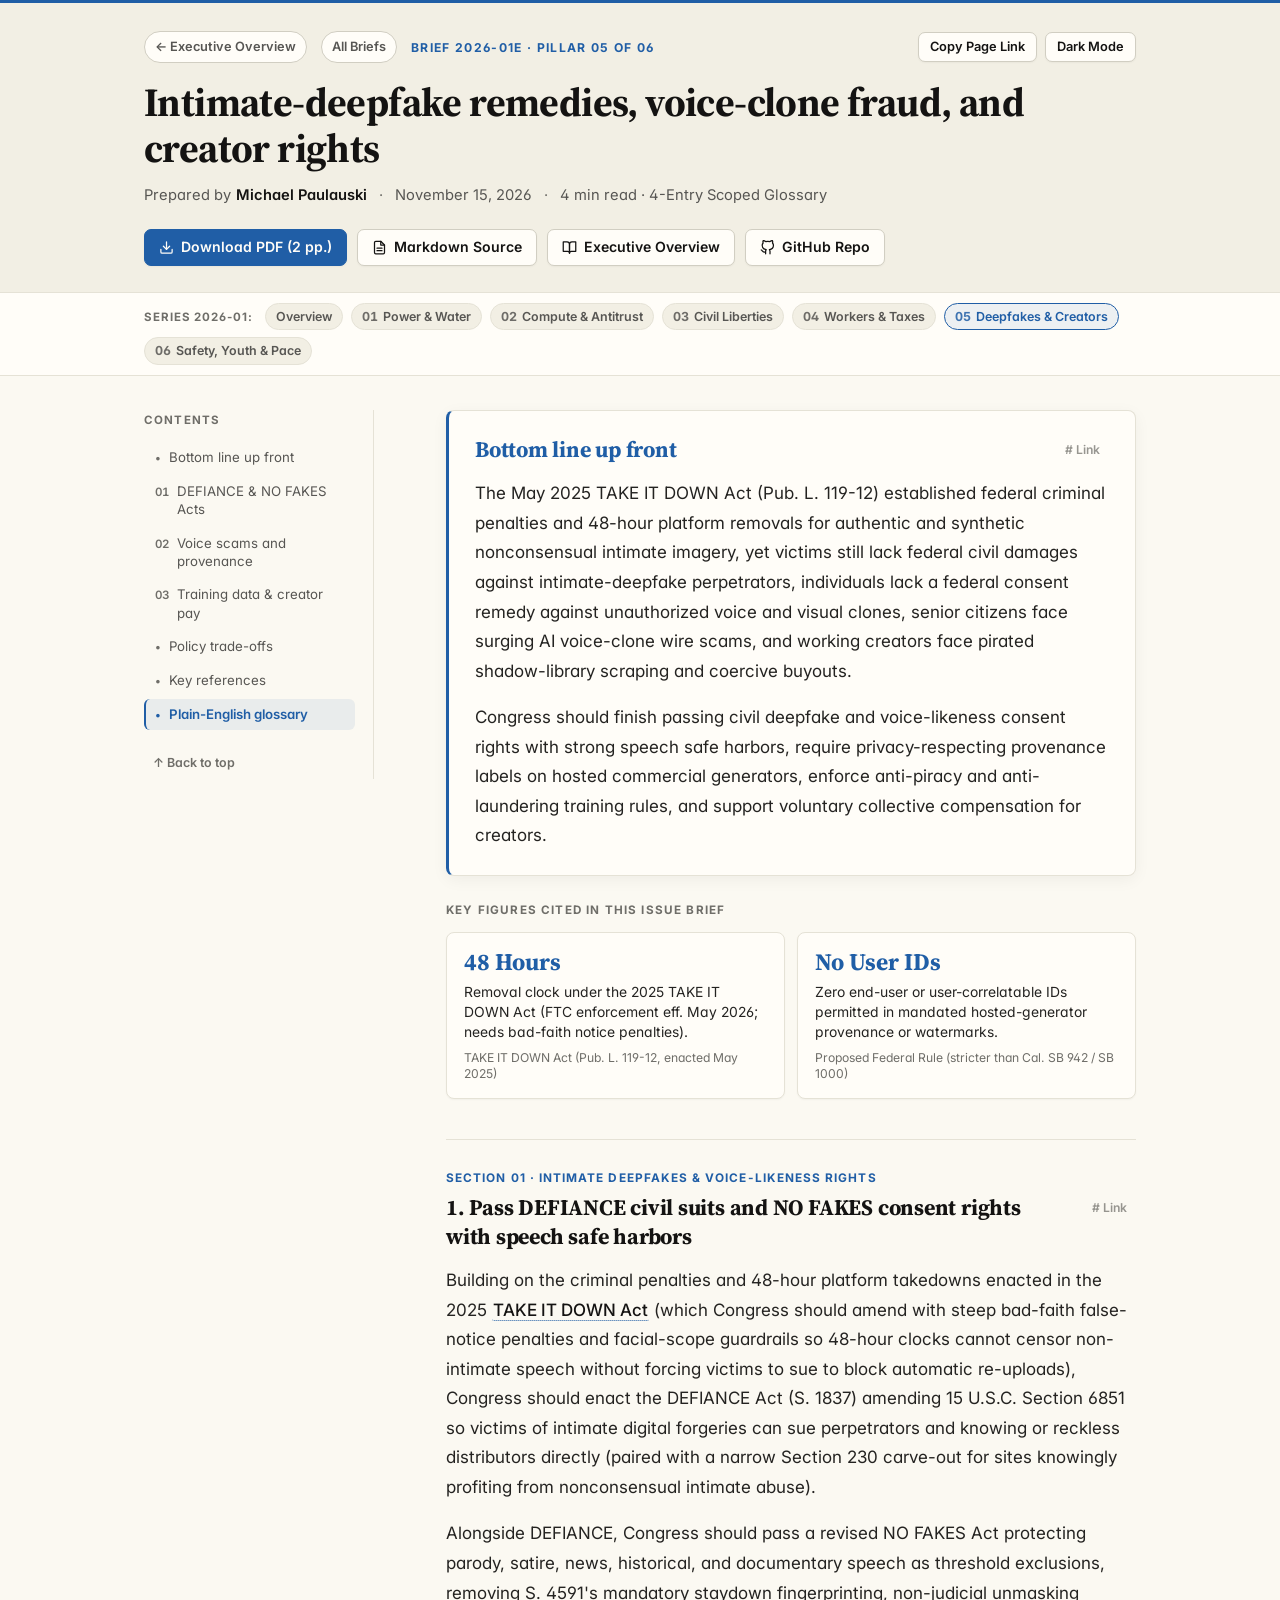
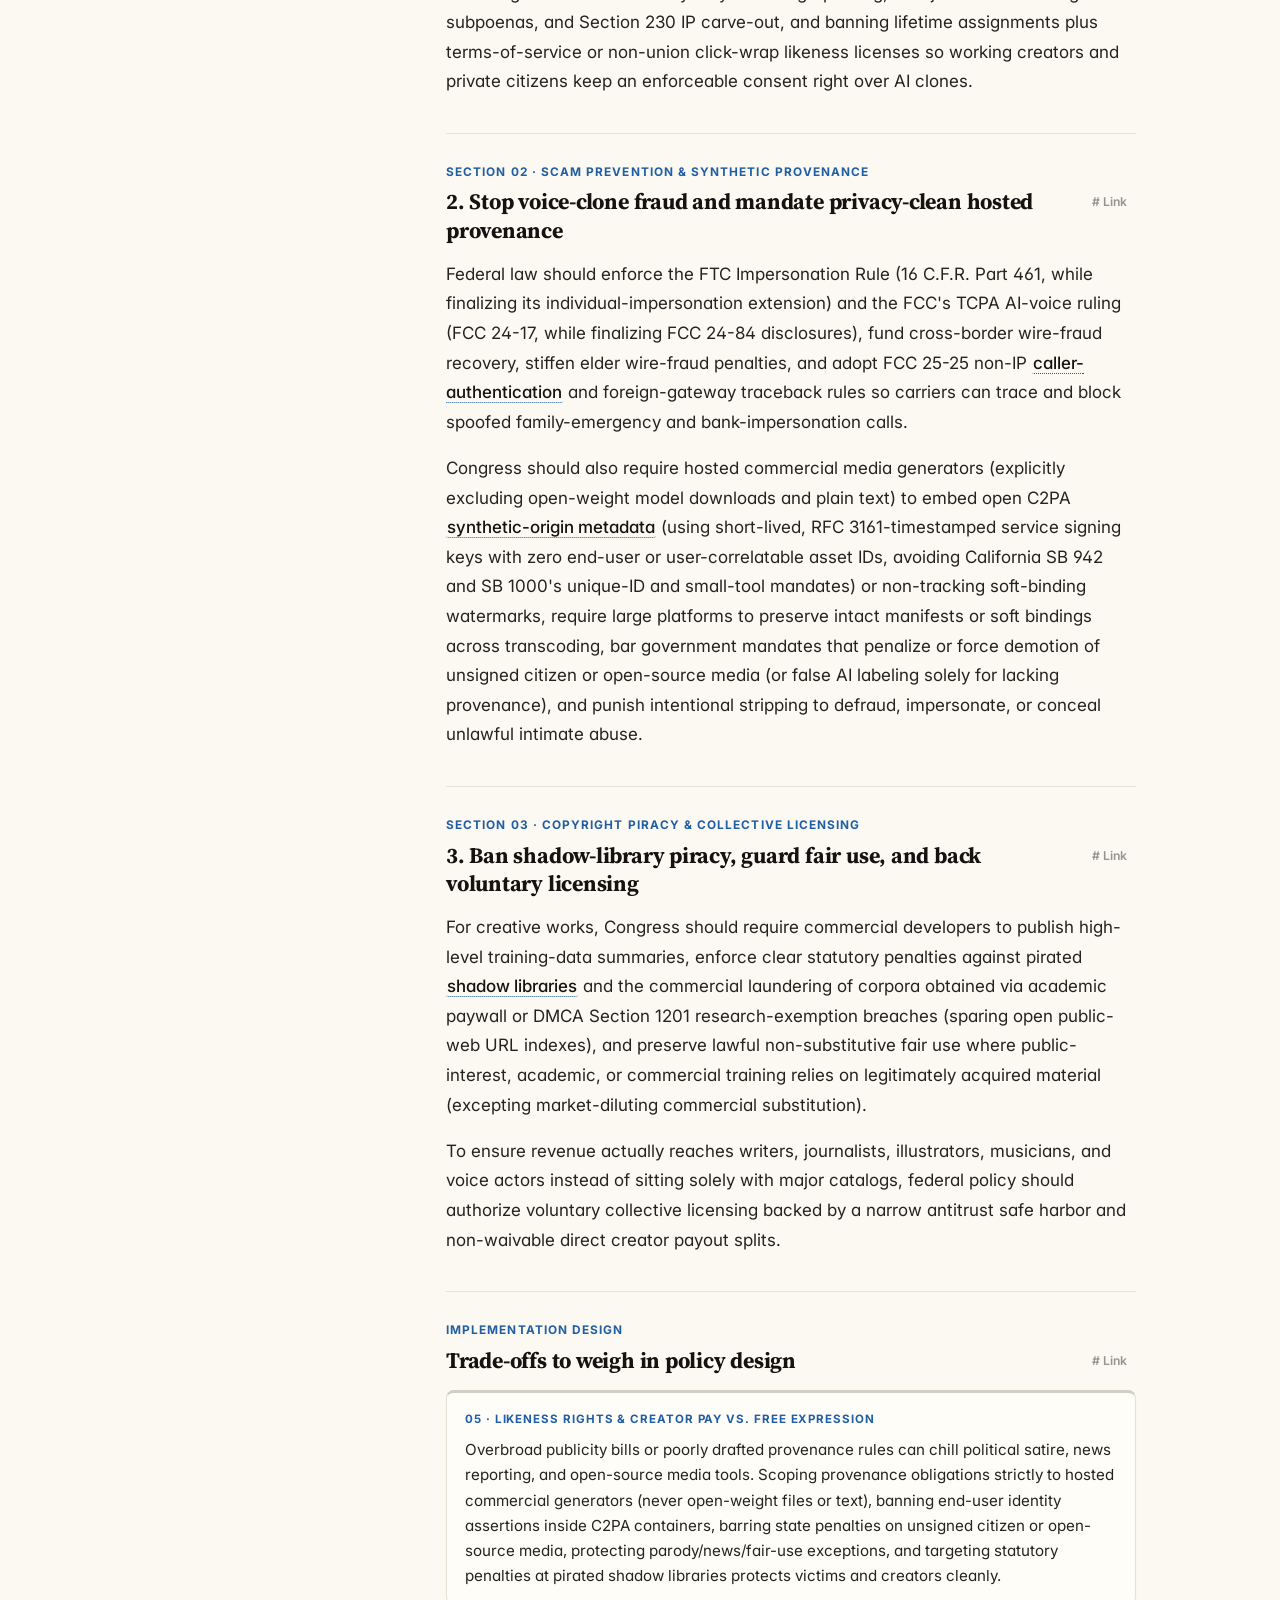
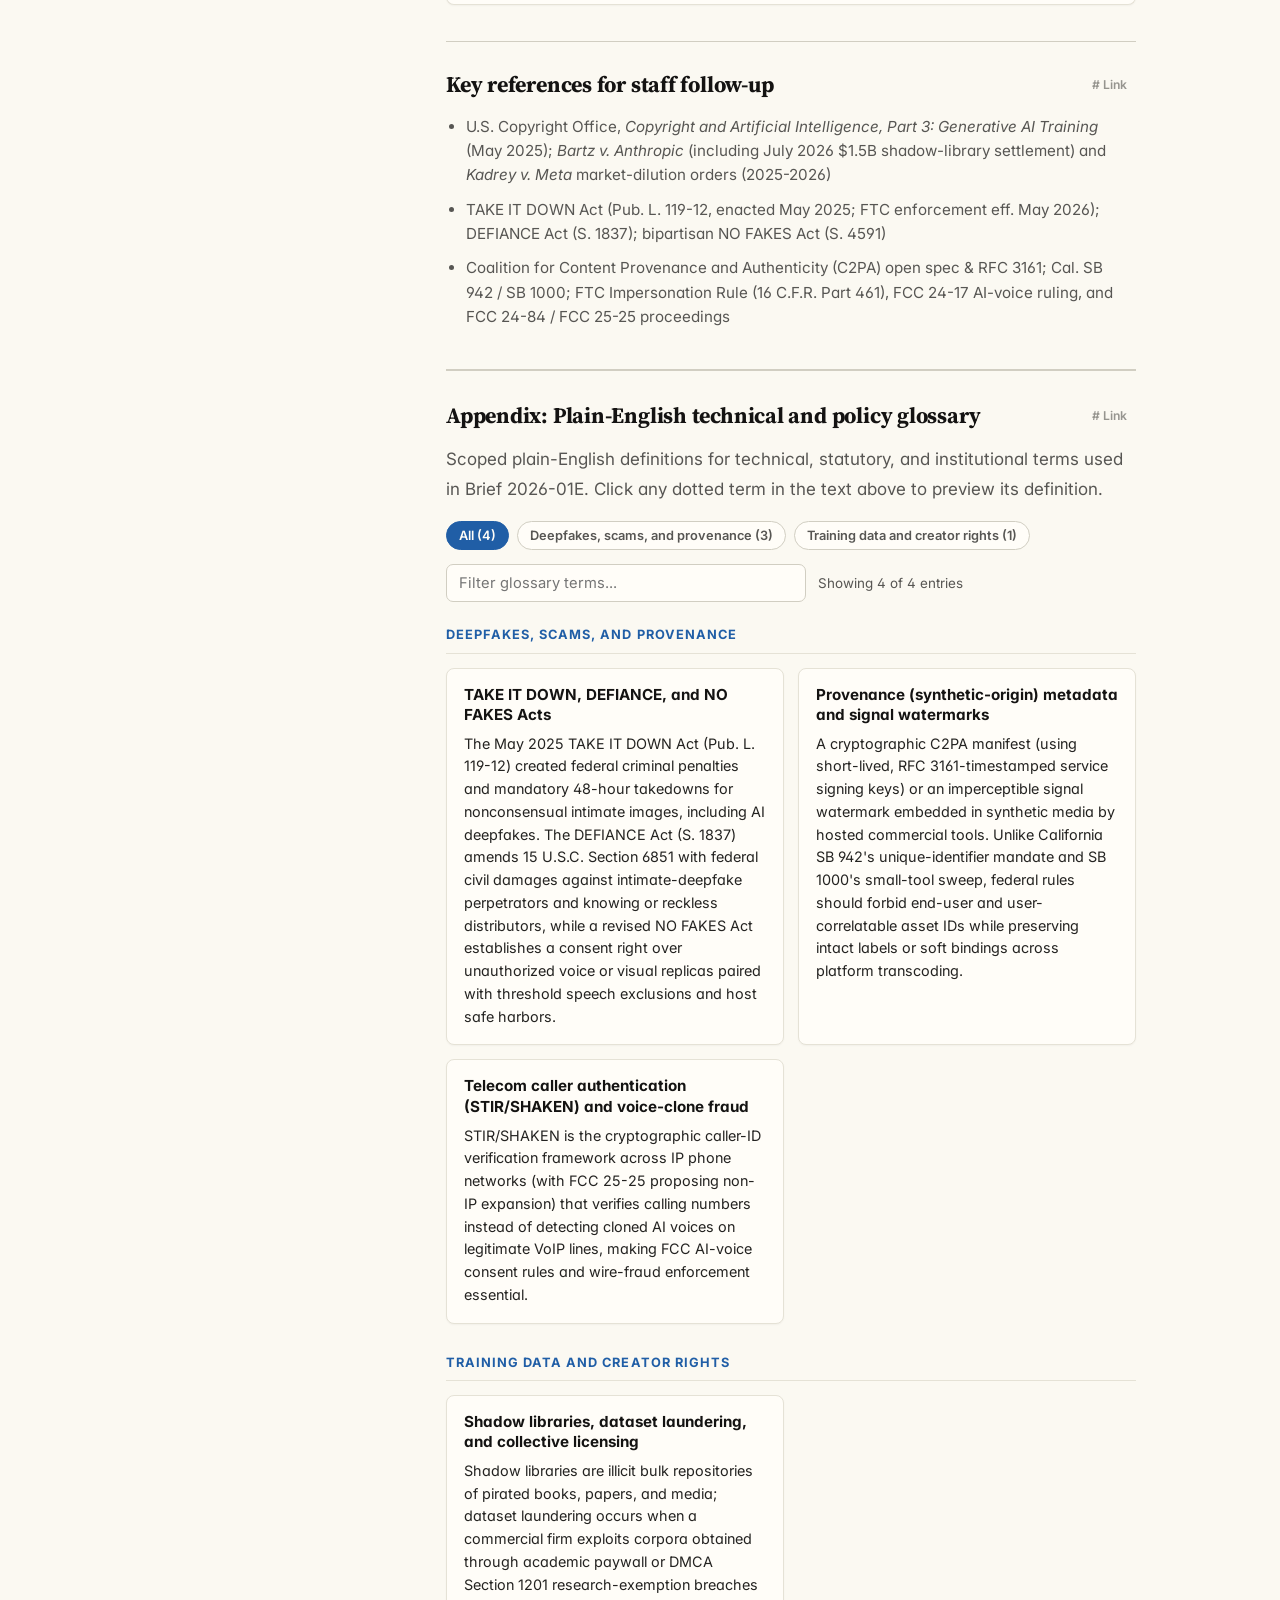
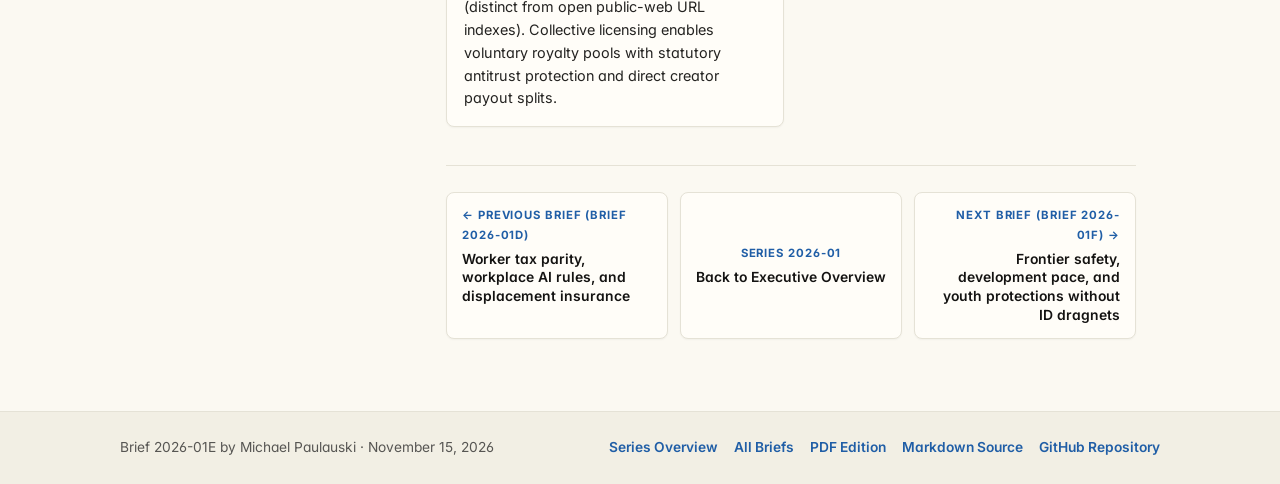
<file: ai-governance/deepfakes-creators/index.html>
<!DOCTYPE html>
<html lang="en" data-theme="light">
<head>
  <meta charset="UTF-8" />
  <meta name="viewport" content="width=device-width, initial-scale=1.0" />
  <title>Intimate-deepfake remedies, voice-clone fraud, and creator rights | Brief 2026-01E by Michael Paulauski</title>
  <meta name="description" content="Passing DEFIANCE civil remedies and revised NO FAKES consent rights with First Amendment safe harbors, stopping senior voice-clone scams, requiring privacy-clean hosted synthetic provenance (without user tracking or open-weight mandates), banning pirated training laundering, preserving fair use, and backing voluntary collective creator licensing." />
  <link rel="canonical" href="https://mike10010100.github.io/policy-briefs/ai-governance/deepfakes-creators/" />

  <meta property="og:type" content="article" />
  <meta property="og:title" content="Intimate-deepfake remedies, voice-clone fraud, and creator rights | Brief 2026-01E" />
  <meta property="og:description" content="Civil remedies via DEFIANCE and NO FAKES (with speech safe harbors), elder voice-clone scam enforcement, hosted-only provenance (no user tracking or open-weight mandate), fair use, and voluntary licensing." />
  <meta property="og:url" content="https://mike10010100.github.io/policy-briefs/ai-governance/deepfakes-creators/" />
  <meta property="og:image" content="https://mike10010100.github.io/policy-briefs/assets/og-spoke-05.png" />
  <meta property="og:image:width" content="1200" />
  <meta property="og:image:height" content="630" />

  <meta name="twitter:card" content="summary_large_image" />
  <meta name="twitter:title" content="Intimate-deepfake remedies, voice-clone fraud, and creator rights | Brief 2026-01E" />
  <meta name="twitter:description" content="Civil remedies via DEFIANCE and NO FAKES (with speech safe harbors), elder voice-clone scam enforcement, hosted-only provenance (no user tracking or open-weight mandate), fair use, and voluntary licensing." />
  <meta name="twitter:image" content="https://mike10010100.github.io/policy-briefs/assets/og-spoke-05.png" />

  <script>
    (function () {
      try {
        var params = new URLSearchParams(window.location.search);
        var queryTheme = params.get("theme");
        var saved = localStorage.getItem("ai-brief-theme");
        var theme = (queryTheme === "dark" || queryTheme === "light")
          ? queryTheme
          : (saved === "dark" || saved === "light"
            ? saved
            : (window.matchMedia && window.matchMedia("(prefers-color-scheme: dark)").matches ? "dark" : "light"));
        document.documentElement.setAttribute("data-theme", theme);
      } catch (e) {}
    })();
  </script>

  <link rel="preconnect" href="https://fonts.googleapis.com" />
  <link rel="preconnect" href="https://fonts.gstatic.com" crossorigin />
  <link rel="stylesheet" href="https://fonts.googleapis.com/css2?family=Inter:wght@400;500;600;700&family=Source+Serif+4:opsz,wght@8..60,600;8..60,700&display=swap" media="print" onload="this.media='all'" />
  <noscript><link rel="stylesheet" href="https://fonts.googleapis.com/css2?family=Inter:wght@400;500;600;700&family=Source+Serif+4:opsz,wght@8..60,600;8..60,700&display=swap" /></noscript>
  <link rel="stylesheet" href="../../styles.css" />
</head>
<body>
  <div id="reading-progress" class="reading-progress" aria-hidden="true"></div>

  <header id="top" class="site-header">
    <div class="header-inner">
      <div class="header-top-row">
        <div class="header-crumb-group">
          <a class="back-index-link" href="../">&larr; Executive Overview</a>
          <a class="back-index-link" href="../../">All Briefs</a>
          <span class="doc-badge">Brief 2026-01E &middot; Pillar 05 of 06</span>
        </div>
        <div class="utility-controls">
          <button id="copy-page-btn" class="btn btn-compact" type="button">Copy Page Link</button>
          <button id="theme-toggle-btn" class="btn btn-compact" type="button" aria-label="Toggle color theme">Dark Mode</button>
        </div>
      </div>

      <h1 class="site-title">Intimate-deepfake remedies, voice-clone fraud, and creator rights</h1>

      <div class="meta-bar">
        <span class="meta-item">Prepared by <strong>Michael Paulauski</strong></span>
        <span class="meta-sep" aria-hidden="true">&middot;</span>
        <span class="meta-item">November 15, 2026</span>
        <span class="meta-sep" aria-hidden="true">&middot;</span>
        <span class="meta-item">4 min read &middot; 4-Entry Scoped Glossary</span>
      </div>

      <div class="action-bar">
        <a class="btn btn-primary" href="./deepfakes-creators-brief.pdf">
          <svg viewBox="0 0 24 24" fill="none" stroke="currentColor" stroke-width="2" stroke-linecap="round" stroke-linejoin="round" aria-hidden="true"><path d="M21 15v4a2 2 0 0 1-2 2H5a2 2 0 0 1-2-2v-4" /><polyline points="7 10 12 15 17 10" /><line x1="12" y1="15" x2="12" y2="3" /></svg>
          Download PDF (2 pp.)
        </a>
        <a class="btn" href="./deepfakes-creators-brief.md">
          <svg viewBox="0 0 24 24" fill="none" stroke="currentColor" stroke-width="2" stroke-linecap="round" stroke-linejoin="round" aria-hidden="true"><path d="M14 2H6a2 2 0 0 0-2 2v16a2 2 0 0 0 2 2h12a2 2 0 0 0 2-2V8z" /><polyline points="14 2 14 8 20 8" /><line x1="16" y1="13" x2="8" y2="13" /><line x1="16" y1="17" x2="8" y2="17" /></svg>
          Markdown Source
        </a>
        <a class="btn" href="../">
          <svg viewBox="0 0 24 24" fill="none" stroke="currentColor" stroke-width="2" stroke-linecap="round" stroke-linejoin="round" aria-hidden="true"><path d="M2 3h6a4 4 0 0 1 4 4v14a3 3 0 0 0-3-3H2z" /><path d="M22 3h-6a4 4 0 0 0-4 4v14a3 3 0 0 1 3-3h7z" /></svg>
          Executive Overview
        </a>
        <a class="btn" href="https://github.com/mike10010100/policy-briefs">
          <svg viewBox="0 0 24 24" fill="none" stroke="currentColor" stroke-width="2" stroke-linecap="round" stroke-linejoin="round" aria-hidden="true"><path d="M9 19c-5 1.5-5-2.5-7-3m14 6v-3.87a3.37 3.37 0 0 0-.94-2.61c3.14-.35 6.44-1.54 6.44-7A5.44 5.44 0 0 0 20 4.77 5.07 5.07 0 0 0 19.91 1S18.73.65 16 2.48a13.38 13.38 0 0 0-7 0C6.27.65 5.09 1 5.09 1A5.07 5.07 0 0 0 5 4.77a5.44 5.44 0 0 0-1.5 3.78c0 5.42 3.3 6.61 6.44 7A3.37 3.37 0 0 0 9 18.13V22" /></svg>
          GitHub Repo
        </a>
      </div>
    </div>
  </header>

  <nav class="series-nav-strip" aria-label="Series 2026-01 issue briefs">
    <div class="series-nav-inner">
      <span class="series-nav-label">Series 2026-01:</span>
      <a class="series-pill" href="../">Overview</a>
      <a class="series-pill" href="../power-water/"><span class="series-pill-num">01</span><span>Power &amp; Water</span></a>
      <a class="series-pill" href="../compute-antitrust/"><span class="series-pill-num">02</span><span>Compute &amp; Antitrust</span></a>
      <a class="series-pill" href="../civil-liberties/"><span class="series-pill-num">03</span><span>Civil Liberties</span></a>
      <a class="series-pill" href="../workers-taxes/"><span class="series-pill-num">04</span><span>Workers &amp; Taxes</span></a>
      <a class="series-pill active" href="./" aria-current="page"><span class="series-pill-num">05</span><span>Deepfakes &amp; Creators</span></a>
      <a class="series-pill" href="../safety-youth-pace/"><span class="series-pill-num">06</span><span>Safety, Youth &amp; Pace</span></a>
    </div>
  </nav>

  <nav class="mobile-toc" aria-label="Jump to section">
    <details>
      <summary>Jump to section</summary>
      <ul>
        <li><a href="#bluf">Bottom line up front</a></li>
        <li><a href="#deepfakes-likeness">01. DEFIANCE &amp; NO FAKES Acts</a></li>
        <li><a href="#voice-scams-provenance">02. Voice scams and provenance</a></li>
        <li><a href="#training-data-creators">03. Training data &amp; creator pay</a></li>
        <li><a href="#trade-offs">Trade-offs to weigh in policy design</a></li>
        <li><a href="#references">Key references for staff follow-up</a></li>
        <li><a href="#glossary">Appendix: Plain-English glossary</a></li>
      </ul>
    </details>
  </nav>

  <div class="layout-shell">
    <aside class="toc-sidebar" aria-label="Table of contents">
      <div class="toc-heading">Contents</div>
      <ul class="toc-list">
        <li><a class="toc-link" href="#bluf"><span class="toc-num">&bull;</span><span>Bottom line up front</span></a></li>
        <li><a class="toc-link" href="#deepfakes-likeness"><span class="toc-num">01</span><span>DEFIANCE &amp; NO FAKES Acts</span></a></li>
        <li><a class="toc-link" href="#voice-scams-provenance"><span class="toc-num">02</span><span>Voice scams and provenance</span></a></li>
        <li><a class="toc-link" href="#training-data-creators"><span class="toc-num">03</span><span>Training data &amp; creator pay</span></a></li>
        <li><a class="toc-link" href="#trade-offs"><span class="toc-num">&bull;</span><span>Policy trade-offs</span></a></li>
        <li><a class="toc-link" href="#references"><span class="toc-num">&bull;</span><span>Key references</span></a></li>
        <li><a class="toc-link" href="#glossary"><span class="toc-num">&bull;</span><span>Plain-English glossary</span></a></li>
      </ul>
      <a class="toc-back-top" href="#top">&uarr; Back to top</a>
    </aside>

    <main class="brief-article">
      <section id="bluf" class="bluf-card">
        <div class="section-head">
          <h2>Bottom line up front</h2>
          <button class="copy-anchor-btn" type="button" data-anchor="#bluf" aria-label="Copy link to Bottom line up front"># Link</button>
        </div>
        <p data-verbatim>The May 2025 TAKE IT DOWN Act (Pub. L. 119-12) established federal criminal penalties and 48-hour platform removals for authentic and synthetic nonconsensual intimate imagery, yet victims still lack federal civil damages against intimate-deepfake perpetrators, individuals lack a federal consent remedy against unauthorized voice and visual clones, senior citizens face surging AI voice-clone wire scams, and working creators face pirated shadow-library scraping and coercive buyouts.</p>
        <p data-verbatim>Congress should finish passing civil deepfake and voice-likeness consent rights with strong speech safe harbors, require privacy-respecting provenance labels on hosted commercial generators, enforce anti-piracy and anti-laundering training rules, and support voluntary collective compensation for creators.</p>
      </section>

      <aside class="metrics-strip" aria-label="Key figures cited in this issue brief">
        <div class="metrics-heading">Key figures cited in this issue brief</div>
        <div class="metrics-grid">
          <div class="stat-card">
            <div class="stat-figure">48 Hours</div>
            <div class="stat-label">Removal clock under the 2025 TAKE IT DOWN Act (FTC enforcement eff. May 2026; needs bad-faith notice penalties).</div>
            <div class="stat-cite">TAKE IT DOWN Act (Pub. L. 119-12, enacted May 2025)</div>
          </div>
          <div class="stat-card">
            <div class="stat-figure">No User IDs</div>
            <div class="stat-label">Zero end-user or user-correlatable IDs permitted in mandated hosted-generator provenance or watermarks.</div>
            <div class="stat-cite">Proposed Federal Rule (stricter than Cal. SB 942 / SB 1000)</div>
          </div>
        </div>
      </aside>

      <section id="deepfakes-likeness" class="brief-section">
        <div class="section-kicker">Section 01 · Intimate Deepfakes &amp; Voice-Likeness Rights</div>
        <div class="section-head">
          <h2>1. Pass DEFIANCE civil suits and NO FAKES consent rights with speech safe harbors</h2>
          <button class="copy-anchor-btn" type="button" data-anchor="#deepfakes-likeness" aria-label="Copy link to Section 01"># Link</button>
        </div>
        <p data-verbatim>Building on the criminal penalties and 48-hour platform takedowns enacted in the 2025 <span class="inline-term" tabindex="0" role="button" aria-expanded="false" aria-controls="term-popover" data-glossary-target="term-1">TAKE IT DOWN Act</span> (which Congress should amend with steep bad-faith false-notice penalties and facial-scope guardrails so 48-hour clocks cannot censor non-intimate speech without forcing victims to sue to block automatic re-uploads), Congress should enact the DEFIANCE Act (S. 1837) amending 15 U.S.C. Section 6851 so victims of intimate digital forgeries can sue perpetrators and knowing or reckless distributors directly (paired with a narrow Section 230 carve-out for sites knowingly profiting from nonconsensual intimate abuse).</p>
        <p data-verbatim>Alongside DEFIANCE, Congress should pass a revised NO FAKES Act protecting parody, satire, news, historical, and documentary speech as threshold exclusions, removing S. 4591's mandatory staydown fingerprinting, non-judicial unmasking subpoenas, and Section 230 IP carve-out, and banning lifetime assignments plus terms-of-service or non-union click-wrap likeness licenses so working creators and private citizens keep an enforceable consent right over AI clones.</p>
      </section>
      <section id="voice-scams-provenance" class="brief-section">
        <div class="section-kicker">Section 02 · Scam Prevention &amp; Synthetic Provenance</div>
        <div class="section-head">
          <h2>2. Stop voice-clone fraud and mandate privacy-clean hosted provenance</h2>
          <button class="copy-anchor-btn" type="button" data-anchor="#voice-scams-provenance" aria-label="Copy link to Section 02"># Link</button>
        </div>
        <p data-verbatim>Federal law should enforce the FTC Impersonation Rule (16 C.F.R. Part 461, while finalizing its individual-impersonation extension) and the FCC's TCPA AI-voice ruling (FCC 24-17, while finalizing FCC 24-84 disclosures), fund cross-border wire-fraud recovery, stiffen elder wire-fraud penalties, and adopt FCC 25-25 non-IP <span class="inline-term" tabindex="0" role="button" aria-expanded="false" aria-controls="term-popover" data-glossary-target="term-3">caller-authentication</span> and foreign-gateway traceback rules so carriers can trace and block spoofed family-emergency and bank-impersonation calls.</p>
        <p data-verbatim>Congress should also require hosted commercial media generators (explicitly excluding open-weight model downloads and plain text) to embed open C2PA <span class="inline-term" tabindex="0" role="button" aria-expanded="false" aria-controls="term-popover" data-glossary-target="term-2">synthetic-origin metadata</span> (using short-lived, RFC 3161-timestamped service signing keys with zero end-user or user-correlatable asset IDs, avoiding California SB 942 and SB 1000's unique-ID and small-tool mandates) or non-tracking soft-binding watermarks, require large platforms to preserve intact manifests or soft bindings across transcoding, bar government mandates that penalize or force demotion of unsigned citizen or open-source media (or false AI labeling solely for lacking provenance), and punish intentional stripping to defraud, impersonate, or conceal unlawful intimate abuse.</p>
      </section>
      <section id="training-data-creators" class="brief-section">
        <div class="section-kicker">Section 03 · Copyright Piracy &amp; Collective Licensing</div>
        <div class="section-head">
          <h2>3. Ban shadow-library piracy, guard fair use, and back voluntary licensing</h2>
          <button class="copy-anchor-btn" type="button" data-anchor="#training-data-creators" aria-label="Copy link to Section 03"># Link</button>
        </div>
        <p data-verbatim>For creative works, Congress should require commercial developers to publish high-level training-data summaries, enforce clear statutory penalties against pirated <span class="inline-term" tabindex="0" role="button" aria-expanded="false" aria-controls="term-popover" data-glossary-target="term-4">shadow libraries</span> and the commercial laundering of corpora obtained via academic paywall or DMCA Section 1201 research-exemption breaches (sparing open public-web URL indexes), and preserve lawful non-substitutive fair use where public-interest, academic, or commercial training relies on legitimately acquired material (excepting market-diluting commercial substitution).</p>
        <p data-verbatim>To ensure revenue actually reaches writers, journalists, illustrators, musicians, and voice actors instead of sitting solely with major catalogs, federal policy should authorize voluntary collective licensing backed by a narrow antitrust safe harbor and non-waivable direct creator payout splits.</p>
      </section>

      <section id="trade-offs" class="brief-section">
        <div class="section-kicker">Implementation Design</div>
        <div class="section-head">
          <h2>Trade-offs to weigh in policy design</h2>
          <button class="copy-anchor-btn" type="button" data-anchor="#trade-offs" aria-label="Copy link to Trade-offs"># Link</button>
        </div>
        <div class="tradeoffs-single">
          <article class="tradeoff-card">
            <div class="tradeoff-eyebrow">05 · Likeness Rights &amp; Creator Pay vs. Free Expression</div>
            <p data-verbatim>Overbroad publicity bills or poorly drafted provenance rules can chill political satire, news reporting, and open-source media tools. Scoping provenance obligations strictly to hosted commercial generators (never open-weight files or text), banning end-user identity assertions inside C2PA containers, barring state penalties on unsigned citizen or open-source media, protecting parody/news/fair-use exceptions, and targeting statutory penalties at pirated shadow libraries protects victims and creators cleanly.</p>
          </article>
        </div>
      </section>

      <section id="references" class="brief-section references-card">
        <div class="section-head">
          <h2>Key references for staff follow-up</h2>
          <button class="copy-anchor-btn" type="button" data-anchor="#references" aria-label="Copy link to Key references"># Link</button>
        </div>
        <ul class="references-list">
          <li>U.S. Copyright Office, <em>Copyright and Artificial Intelligence, Part 3: Generative AI Training</em> (May 2025); <em>Bartz v. Anthropic</em> (including July 2026 $1.5B shadow-library settlement) and <em>Kadrey v. Meta</em> market-dilution orders (2025-2026)</li>
          <li>TAKE IT DOWN Act (Pub. L. 119-12, enacted May 2025; FTC enforcement eff. May 2026); DEFIANCE Act (S. 1837); bipartisan NO FAKES Act (S. 4591)</li>
          <li>Coalition for Content Provenance and Authenticity (C2PA) open spec &amp; RFC 3161; Cal. SB 942 / SB 1000; FTC Impersonation Rule (16 C.F.R. Part 461), FCC 24-17 AI-voice ruling, and FCC 24-84 / FCC 25-25 proceedings</li>
        </ul>
      </section>

      <section id="glossary" class="brief-section wide-section glossary-section">
        <div class="section-head">
          <h2>Appendix: Plain-English technical and policy glossary</h2>
          <button class="copy-anchor-btn" type="button" data-anchor="#glossary" aria-label="Copy link to Glossary"># Link</button>
        </div>
        <p class="glossary-intro">Scoped plain-English definitions for technical, statutory, and institutional terms used in Brief 2026-01E. Click any dotted term in the text above to preview its definition.</p>

        <div class="glossary-filters" role="group" aria-label="Filter glossary by category">
          <button class="filter-pill active" type="button" data-cat="all">All (4)</button>
          <button class="filter-pill" type="button" data-cat="deepfakes">Deepfakes, scams, and provenance (3)</button>
          <button class="filter-pill" type="button" data-cat="creators">Training data and creator rights (1)</button>
        </div>

        <div class="glossary-toolbar">
          <input id="glossary-filter" class="glossary-search" type="search" placeholder="Filter glossary terms..." aria-label="Filter glossary terms" />
          <span id="glossary-count" class="glossary-count">Showing 4 of 4 entries</span>
        </div>

        <div id="glossary-empty" class="glossary-empty">No matching terms found. Clear the search box or switch categories to view all 4 glossary entries.</div>

        <div class="glossary-group" data-group="deepfakes">
          <h3 class="glossary-group-title">Deepfakes, scams, and provenance</h3>
          <div class="glossary-grid">
            <dl id="term-1" class="glossary-card" data-entry data-category="deepfakes">
              <dt>TAKE IT DOWN, DEFIANCE, and NO FAKES Acts</dt>
              <dd>The May 2025 TAKE IT DOWN Act (Pub. L. 119-12) created federal criminal penalties and mandatory 48-hour takedowns for nonconsensual intimate images, including AI deepfakes. The DEFIANCE Act (S. 1837) amends 15 U.S.C. Section 6851 with federal civil damages against intimate-deepfake perpetrators and knowing or reckless distributors, while a revised NO FAKES Act establishes a consent right over unauthorized voice or visual replicas paired with threshold speech exclusions and host safe harbors.</dd>
            </dl>
            <dl id="term-2" class="glossary-card" data-entry data-category="deepfakes">
              <dt>Provenance (synthetic-origin) metadata and signal watermarks</dt>
              <dd>A cryptographic C2PA manifest (using short-lived, RFC 3161-timestamped service signing keys) or an imperceptible signal watermark embedded in synthetic media by hosted commercial tools. Unlike California SB 942's unique-identifier mandate and SB 1000's small-tool sweep, federal rules should forbid end-user and user-correlatable asset IDs while preserving intact labels or soft bindings across platform transcoding.</dd>
            </dl>
            <dl id="term-3" class="glossary-card" data-entry data-category="deepfakes">
              <dt>Telecom caller authentication (STIR/SHAKEN) and voice-clone fraud</dt>
              <dd>STIR/SHAKEN is the cryptographic caller-ID verification framework across IP phone networks (with FCC 25-25 proposing non-IP expansion) that verifies calling numbers instead of detecting cloned AI voices on legitimate VoIP lines, making FCC AI-voice consent rules and wire-fraud enforcement essential.</dd>
            </dl>
          </div>
        </div>
        <div class="glossary-group" data-group="creators">
          <h3 class="glossary-group-title">Training data and creator rights</h3>
          <div class="glossary-grid">
            <dl id="term-4" class="glossary-card" data-entry data-category="creators">
              <dt>Shadow libraries, dataset laundering, and collective licensing</dt>
              <dd>Shadow libraries are illicit bulk repositories of pirated books, papers, and media; dataset laundering occurs when a commercial firm exploits corpora obtained through academic paywall or DMCA Section 1201 research-exemption breaches (distinct from open public-web URL indexes). Collective licensing enables voluntary royalty pools with statutory antitrust protection and direct creator payout splits.</dd>
            </dl>
          </div>
        </div>
      </section>

      <nav class="brief-pager" aria-label="Issue brief navigation">
        <a class="pager-card" href="../workers-taxes/"><span class="pager-eyebrow">&larr; Previous Brief (Brief 2026-01D)</span><span class="pager-title">Worker tax parity, workplace AI rules, and displacement insurance</span></a>
        <a class="pager-card pager-card-center" href="../"><span class="pager-eyebrow">Series 2026-01</span><span class="pager-title">Back to Executive Overview</span></a>
        <a class="pager-card pager-card-next" href="../safety-youth-pace/"><span class="pager-eyebrow">Next Brief (Brief 2026-01F) &rarr;</span><span class="pager-title">Frontier safety, development pace, and youth protections without ID dragnets</span></a>
      </nav>
    </main>
  </div>

  <footer class="site-footer">
    <div class="footer-inner">
      <div>Brief 2026-01E by Michael Paulauski &middot; November 15, 2026</div>
      <div class="footer-links">
        <a href="../">Series Overview</a>
        <a href="../../">All Briefs</a>
        <a href="./deepfakes-creators-brief.pdf">PDF Edition</a>
        <a href="./deepfakes-creators-brief.md">Markdown Source</a>
        <a href="https://github.com/mike10010100/policy-briefs">GitHub Repository</a>
      </div>
    </div>
  </footer>

  <div id="term-popover" class="term-popover" role="dialog" aria-modal="false" aria-labelledby="term-popover-title" tabindex="-1" hidden>
    <div class="term-popover-head">
      <h4 id="term-popover-title" class="term-popover-title"></h4>
      <button id="term-popover-close" class="term-popover-close" type="button" aria-label="Close definition">&times;</button>
    </div>
    <p id="term-popover-body" class="term-popover-body"></p>
    <a id="term-popover-link" class="term-popover-link" href="#glossary">View in Glossary &darr;</a>
  </div>

  <div id="copy-toast" class="copy-toast" role="status" aria-live="polite">Link copied</div>

  <script>
    (function () {
      var root = document.documentElement;
      var themeBtn = document.getElementById("theme-toggle-btn");
      var copyPageBtn = document.getElementById("copy-page-btn");
      var toast = document.getElementById("copy-toast");
      var progressBar = document.getElementById("reading-progress");
      var toastTimer = null;

      function syncThemeButton() {
        var current = root.getAttribute("data-theme") || "light";
        themeBtn.textContent = current === "dark" ? "Light Mode" : "Dark Mode";
      }

      syncThemeButton();

      themeBtn.addEventListener("click", function () {
        var next = root.getAttribute("data-theme") === "dark" ? "light" : "dark";
        root.setAttribute("data-theme", next);
        try {
          localStorage.setItem("ai-brief-theme", next);
        } catch (e) {}
        syncThemeButton();
      });

      function updateProgressBar() {
        if (!progressBar) return;
        var scrollTop = window.scrollY || document.documentElement.scrollTop || 0;
        var docHeight = document.documentElement.scrollHeight - document.documentElement.clientHeight;
        var pct = docHeight > 0 ? Math.min(100, Math.max(0, (scrollTop / docHeight) * 100)) : 0;
        progressBar.style.width = pct.toFixed(1) + "%";
      }

      updateProgressBar();
      window.addEventListener("scroll", updateProgressBar, { passive: true });
      window.addEventListener("resize", updateProgressBar, { passive: true });

      function showToast(msg) {
        toast.textContent = msg;
        toast.classList.add("visible");
        clearTimeout(toastTimer);
        toastTimer = setTimeout(function () {
          toast.classList.remove("visible");
        }, 1800);
      }

      function copyText(text, label) {
        if (navigator.clipboard && navigator.clipboard.writeText) {
          navigator.clipboard.writeText(text).then(function () {
            showToast(label || "Link copied");
          }).catch(function () {
            showToast("Link ready in address bar");
          });
        } else {
          var temp = document.createElement("input");
          temp.value = text;
          document.body.appendChild(temp);
          temp.select();
          try {
            document.execCommand("copy");
            showToast(label || "Link copied");
          } catch (e) {
            showToast("Copy unavailable");
          }
          document.body.removeChild(temp);
        }
      }

      copyPageBtn.addEventListener("click", function () {
        var cleanUrl = window.location.origin + window.location.pathname;
        if (window.location.protocol === "file:") {
          cleanUrl = window.location.href.split("#")[0].split("?")[0];
        }
        copyText(cleanUrl, "Page link copied");
      });

      document.querySelectorAll(".copy-anchor-btn").forEach(function (btn) {
        btn.addEventListener("click", function () {
          var anchor = btn.getAttribute("data-anchor");
          var base = window.location.href.split("#")[0];
          history.replaceState(null, "", anchor);
          copyText(base + anchor, "Link copied");
        });
      });

      var mobileDetails = document.querySelector(".mobile-toc details");
      if (mobileDetails) {
        mobileDetails.querySelectorAll("a").forEach(function (link) {
          link.addEventListener("click", function () {
            mobileDetails.removeAttribute("open");
          });
        });
      }

      var tocLinks = Array.prototype.slice.call(document.querySelectorAll(".toc-link"));
      var sections = tocLinks.map(function (link) {
        return document.querySelector(link.getAttribute("href"));
      }).filter(Boolean);

      if ("IntersectionObserver" in window && sections.length) {
        var observer = new IntersectionObserver(function (entries) {
          entries.forEach(function (entry) {
            if (entry.isIntersecting) {
              var id = "#" + entry.target.id;
              tocLinks.forEach(function (link) {
                link.classList.toggle("active", link.getAttribute("href") === id);
              });
            }
          });
        }, { rootMargin: "-15% 0px -70% 0px" });

        sections.forEach(function (sec) {
          observer.observe(sec);
        });
      }

      var filterInput = document.getElementById("glossary-filter");
      var countEl = document.getElementById("glossary-count");
      var emptyEl = document.getElementById("glossary-empty");
      var categoryBtns = Array.prototype.slice.call(document.querySelectorAll(".filter-pill"));
      var groups = Array.prototype.slice.call(document.querySelectorAll("[data-group]"));
      var entries = Array.prototype.slice.call(document.querySelectorAll("[data-entry]"));
      var activeCategory = "all";

      function setActiveCategory(cat) {
        activeCategory = cat;
        categoryBtns.forEach(function (btn) {
          btn.classList.toggle("active", btn.getAttribute("data-cat") === cat);
        });
      }

      function applyGlossaryFilters() {
        var q = filterInput ? filterInput.value.trim().toLowerCase() : "";
        var visibleCount = 0;

        entries.forEach(function (entry) {
          var matchesCat = activeCategory === "all" || entry.getAttribute("data-category") === activeCategory;
          var matchesSearch = !q || entry.textContent.toLowerCase().indexOf(q) !== -1;
          var show = matchesCat && matchesSearch;
          entry.style.display = show ? "" : "none";
          if (show) visibleCount += 1;
        });

        groups.forEach(function (group) {
          var hasVisible = Array.prototype.some.call(
            group.querySelectorAll("[data-entry]"),
            function (card) { return card.style.display !== "none"; }
          );
          group.style.display = hasVisible ? "" : "none";
        });

        if (countEl) {
          countEl.textContent = "Showing " + visibleCount + " of " + entries.length + " entries";
        }
        if (emptyEl) {
          emptyEl.style.display = visibleCount === 0 ? "block" : "none";
        }
      }

      categoryBtns.forEach(function (btn) {
        btn.addEventListener("click", function () {
          setActiveCategory(btn.getAttribute("data-cat") || "all");
          applyGlossaryFilters();
        });
      });

      if (filterInput) {
        filterInput.addEventListener("input", applyGlossaryFilters);
      }

      var popover = document.getElementById("term-popover");
      var popoverTitle = document.getElementById("term-popover-title");
      var popoverBody = document.getElementById("term-popover-body");
      var popoverClose = document.getElementById("term-popover-close");
      var popoverLink = document.getElementById("term-popover-link");
      var activeTermEl = null;
      var openedViaKeyboard = false;
      var pulseTimer = null;
      var openScrollY = 0;
      var openTimestamp = 0;

      function closePopover(restoreFocus) {
        if (!popover) return;
        popover.classList.remove("visible");
        popover.hidden = true;
        if (activeTermEl) {
          var prevTermEl = activeTermEl;
          prevTermEl.classList.remove("is-open");
          prevTermEl.setAttribute("aria-expanded", "false");
          activeTermEl = null;
          if (restoreFocus && openedViaKeyboard) {
            prevTermEl.focus({ preventScroll: true });
          }
        }
        openedViaKeyboard = false;
      }

      function positionPopover(termEl) {
        var rect = termEl.getBoundingClientRect();
        var popWidth = popover.offsetWidth || 340;
        var popHeight = popover.offsetHeight || 160;
        var left = rect.left + (rect.width / 2) - (popWidth / 2);
        left = Math.max(12, Math.min(left, window.innerWidth - popWidth - 12));
        var top = rect.bottom + 8;
        if (top + popHeight > window.innerHeight - 12) {
          top = Math.max(12, rect.top - popHeight - 8);
        }
        popover.style.left = Math.round(left) + "px";
        popover.style.top = Math.round(top) + "px";
      }

      function openPopover(termEl, viaKeyboard) {
        if (!popover) return;
        if (activeTermEl === termEl && !popover.hidden) {
          closePopover(!!viaKeyboard);
          return;
        }
        var targetId = termEl.getAttribute("data-glossary-target");
        var card = targetId ? document.getElementById(targetId) : null;
        if (!card) return;
        var dt = card.querySelector("dt");
        var dd = card.querySelector("dd");
        if (!dt || !dd) return;

        if (activeTermEl) {
          activeTermEl.classList.remove("is-open");
          activeTermEl.setAttribute("aria-expanded", "false");
        }
        activeTermEl = termEl;
        openedViaKeyboard = !!viaKeyboard;
        activeTermEl.classList.add("is-open");
        activeTermEl.setAttribute("aria-expanded", "true");
        popoverTitle.textContent = termEl.getAttribute("data-popover-title") || dt.textContent;
        popoverBody.textContent = termEl.getAttribute("data-popover-body") || dd.textContent;
        popoverLink.setAttribute("href", "#" + targetId);

        openScrollY = window.scrollY || document.documentElement.scrollTop || 0;
        openTimestamp = Date.now();
        popover.hidden = false;
        positionPopover(termEl);
        popover.classList.add("visible");
        if (openedViaKeyboard) {
          popover.focus({ preventScroll: true });
        }
      }

      document.querySelectorAll(".inline-term").forEach(function (termEl) {
        termEl.addEventListener("click", function (e) {
          e.stopPropagation();
          openPopover(termEl, false);
        });
        termEl.addEventListener("keydown", function (e) {
          if (e.key === "Enter" || e.key === " ") {
            e.preventDefault();
            openPopover(termEl, true);
          }
        });
      });

      if (popoverClose) {
        popoverClose.addEventListener("click", function () {
          closePopover(true);
        });
      }

      if (popoverLink) {
        popoverLink.addEventListener("click", function (e) {
          e.preventDefault();
          var href = popoverLink.getAttribute("href");
          var targetId = href ? href.replace(/^#/, "") : "";
          var targetCard = targetId ? document.getElementById(targetId) : null;
          closePopover(false);
          if (!targetCard) return;
          if (targetCard.style.display === "none") {
            setActiveCategory("all");
            if (filterInput) filterInput.value = "";
            applyGlossaryFilters();
          }
          targetCard.scrollIntoView({ behavior: "smooth", block: "center" });
          document.querySelectorAll(".glossary-card.highlight-pulse").forEach(function (el) {
            el.classList.remove("highlight-pulse");
          });
          targetCard.classList.add("highlight-pulse");
          clearTimeout(pulseTimer);
          pulseTimer = setTimeout(function () {
            targetCard.classList.remove("highlight-pulse");
          }, 2200);
        });
      }

      document.addEventListener("click", function (e) {
        if (!popover || popover.hidden) return;
        if (!popover.contains(e.target) && !e.target.classList.contains("inline-term")) {
          closePopover(false);
        }
      });

      document.addEventListener("keydown", function (e) {
        if (e.key === "Escape") {
          closePopover(true);
        }
      });

      window.addEventListener("scroll", function () {
        if (!popover || popover.hidden) return;
        if (Date.now() - openTimestamp < 180) return;
        var curScrollY = window.scrollY || document.documentElement.scrollTop || 0;
        if (Math.abs(curScrollY - openScrollY) > 80) {
          closePopover(false);
        }
      }, { passive: true });
    })();
  </script>
</body>
</html>
</file>
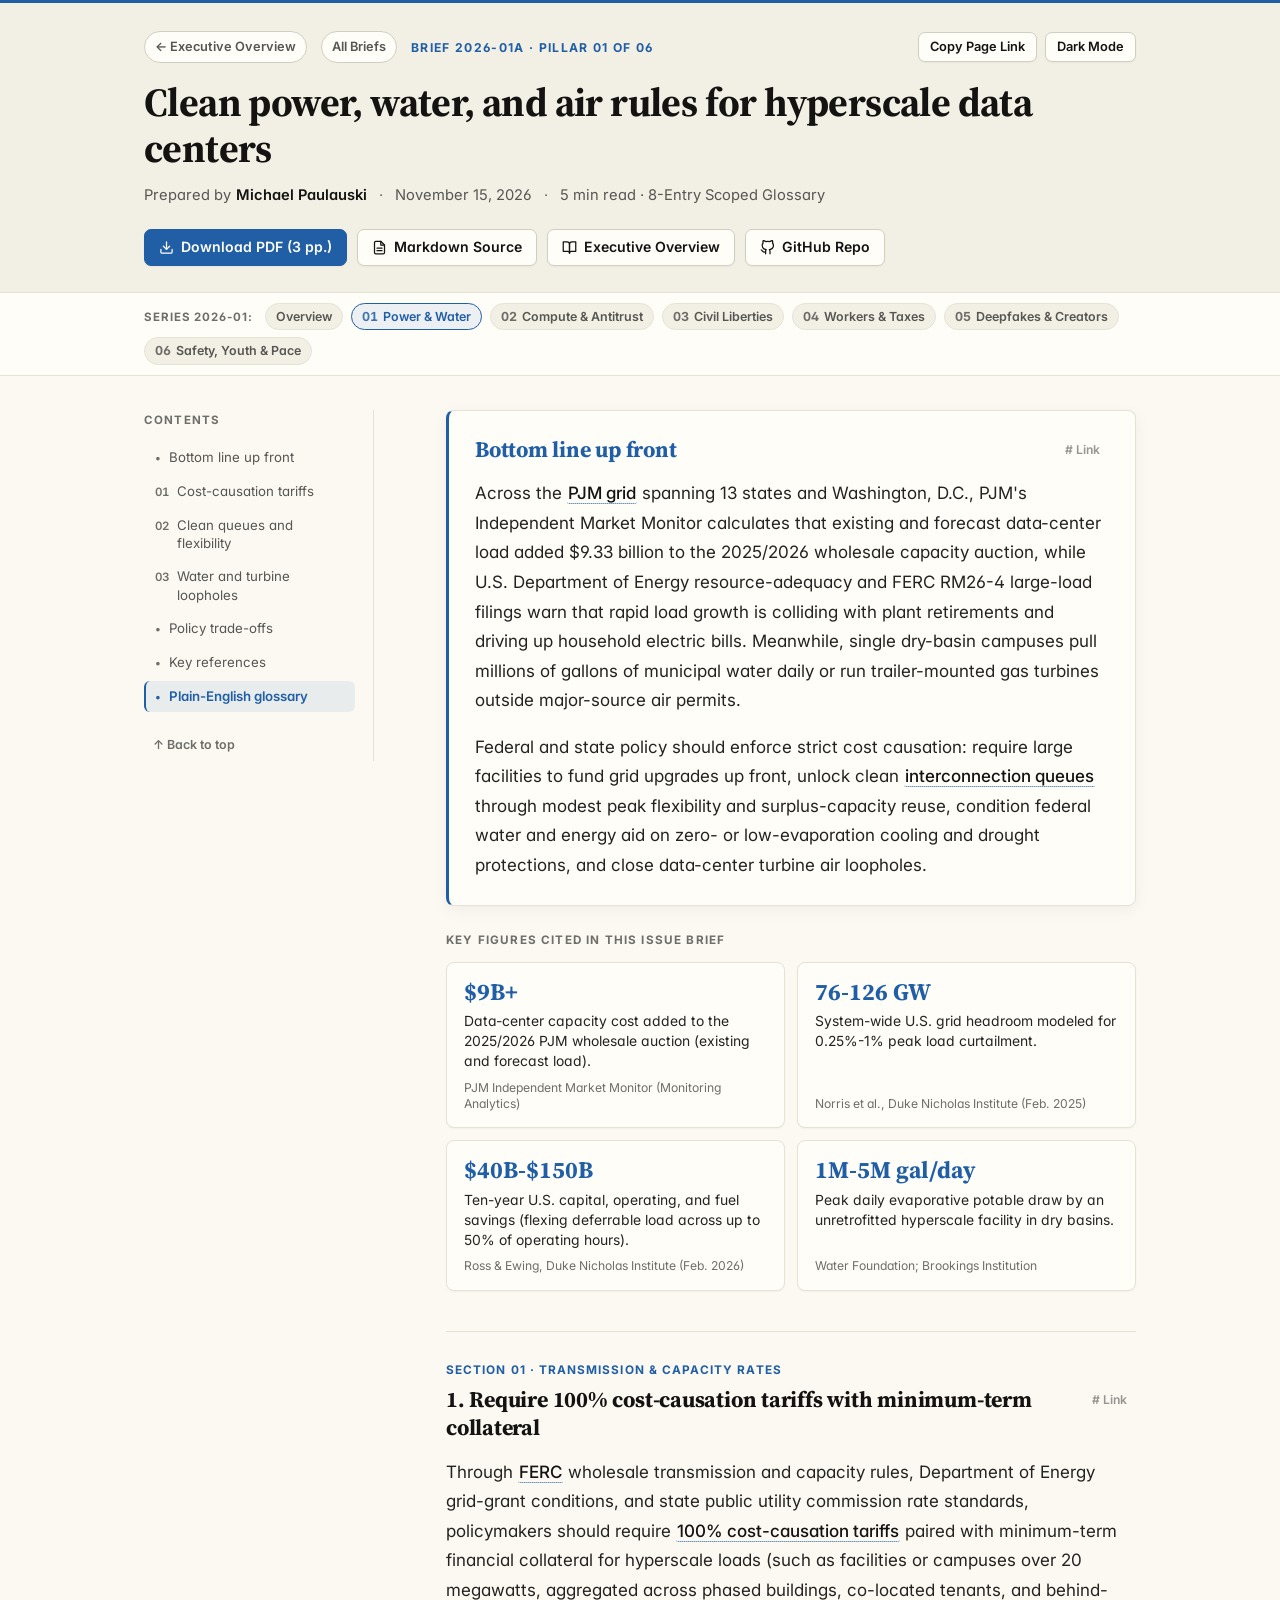
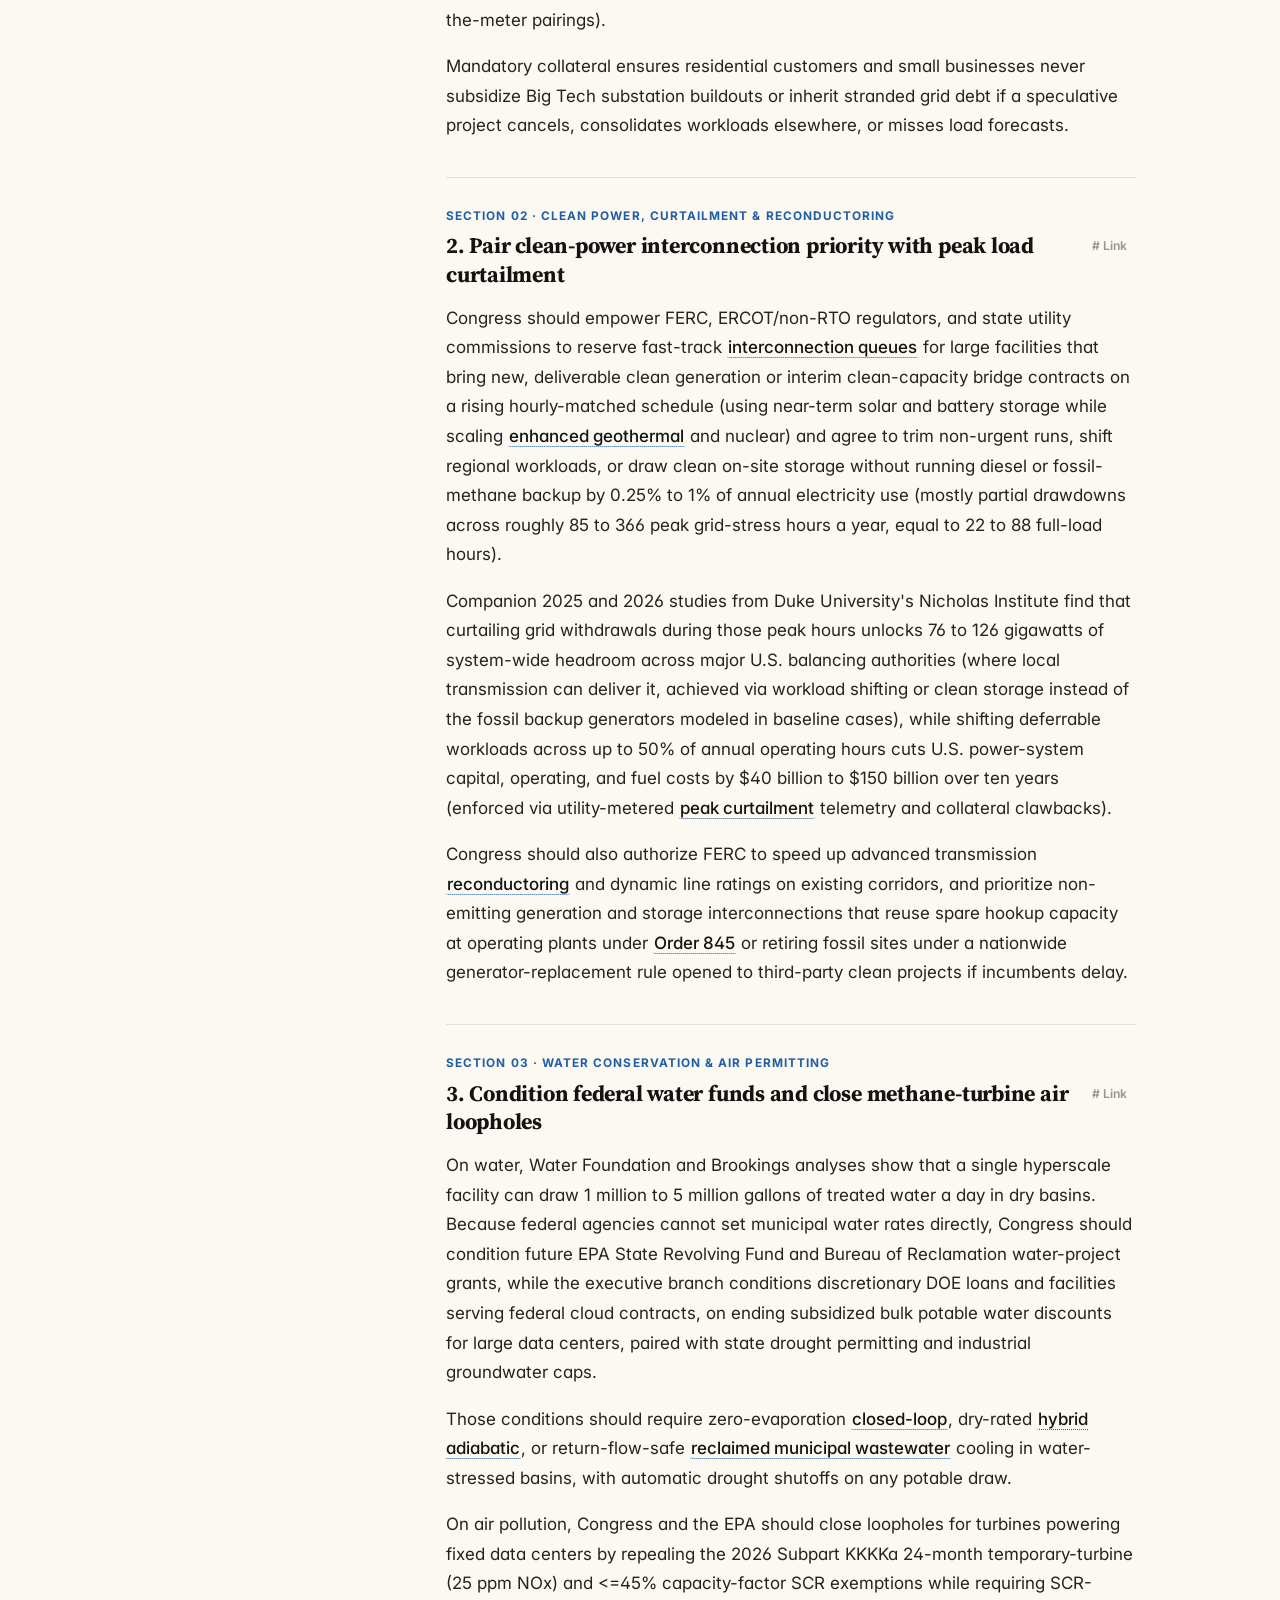
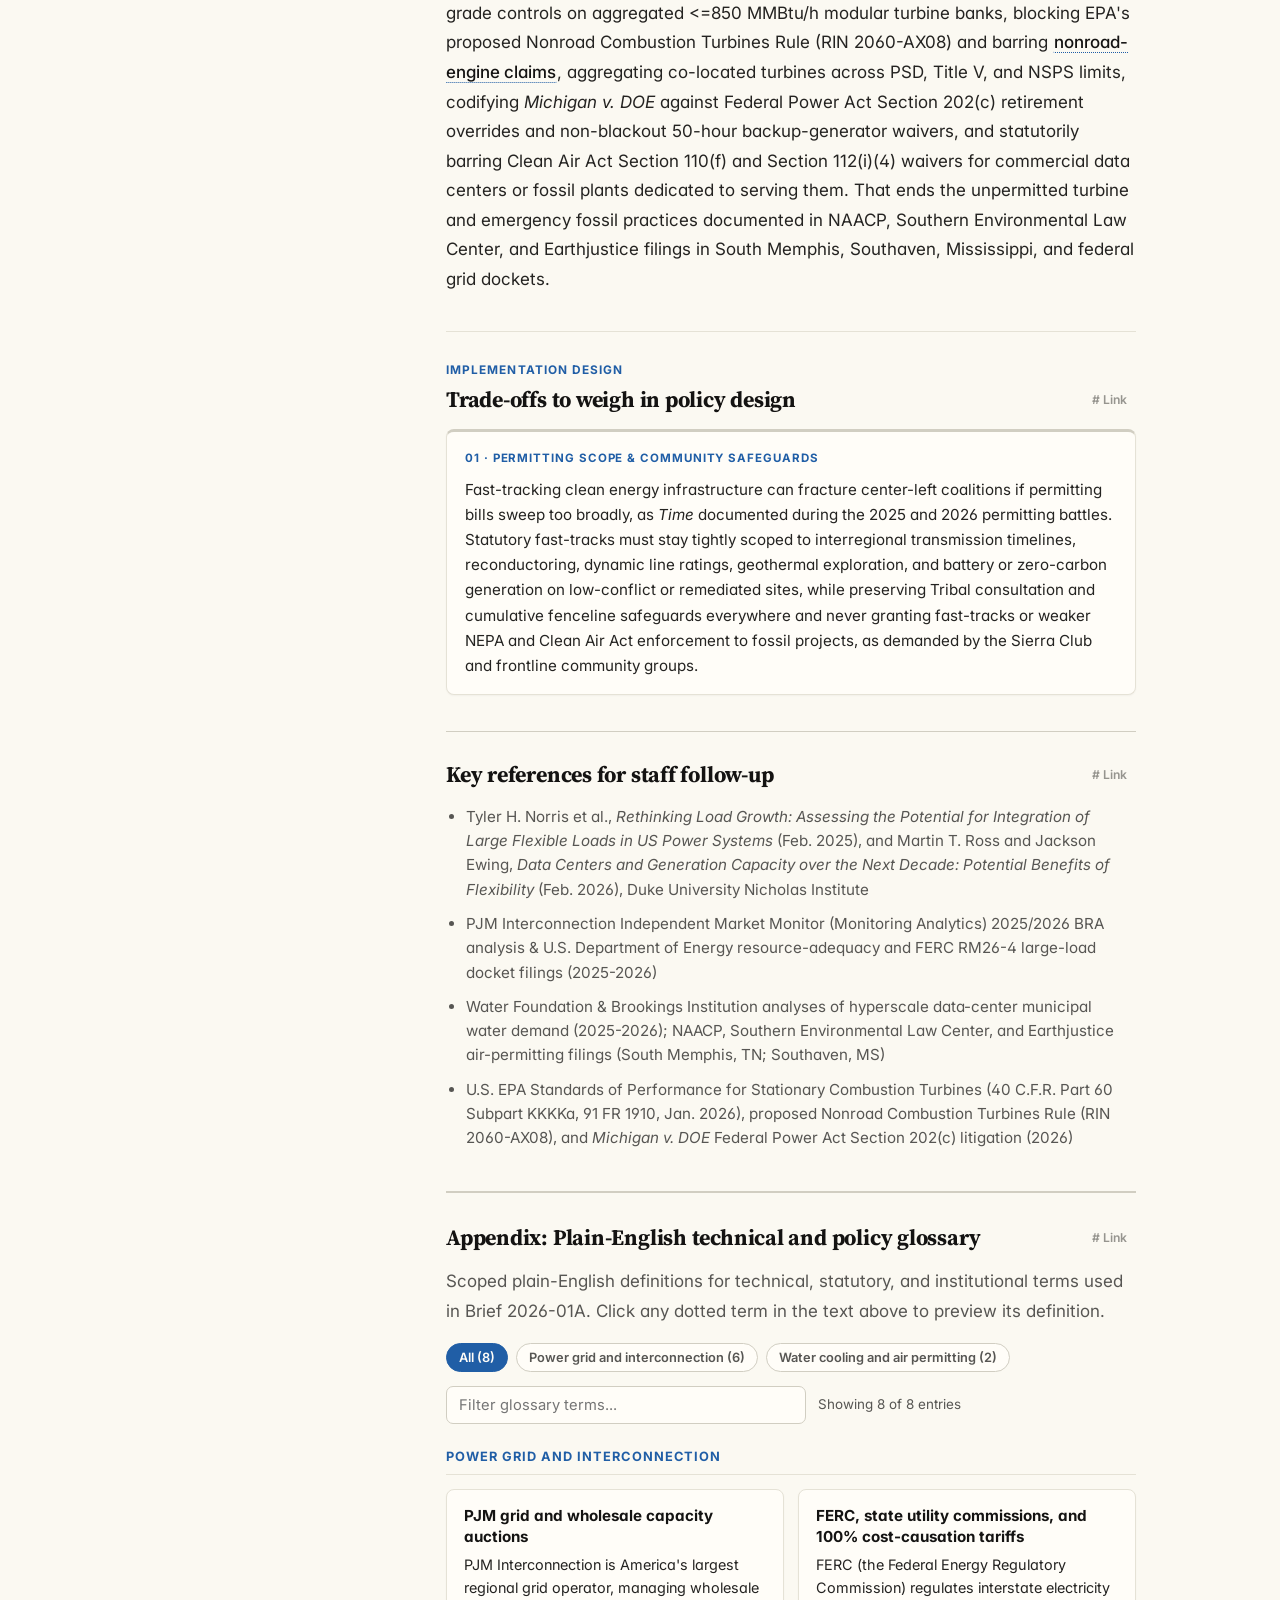
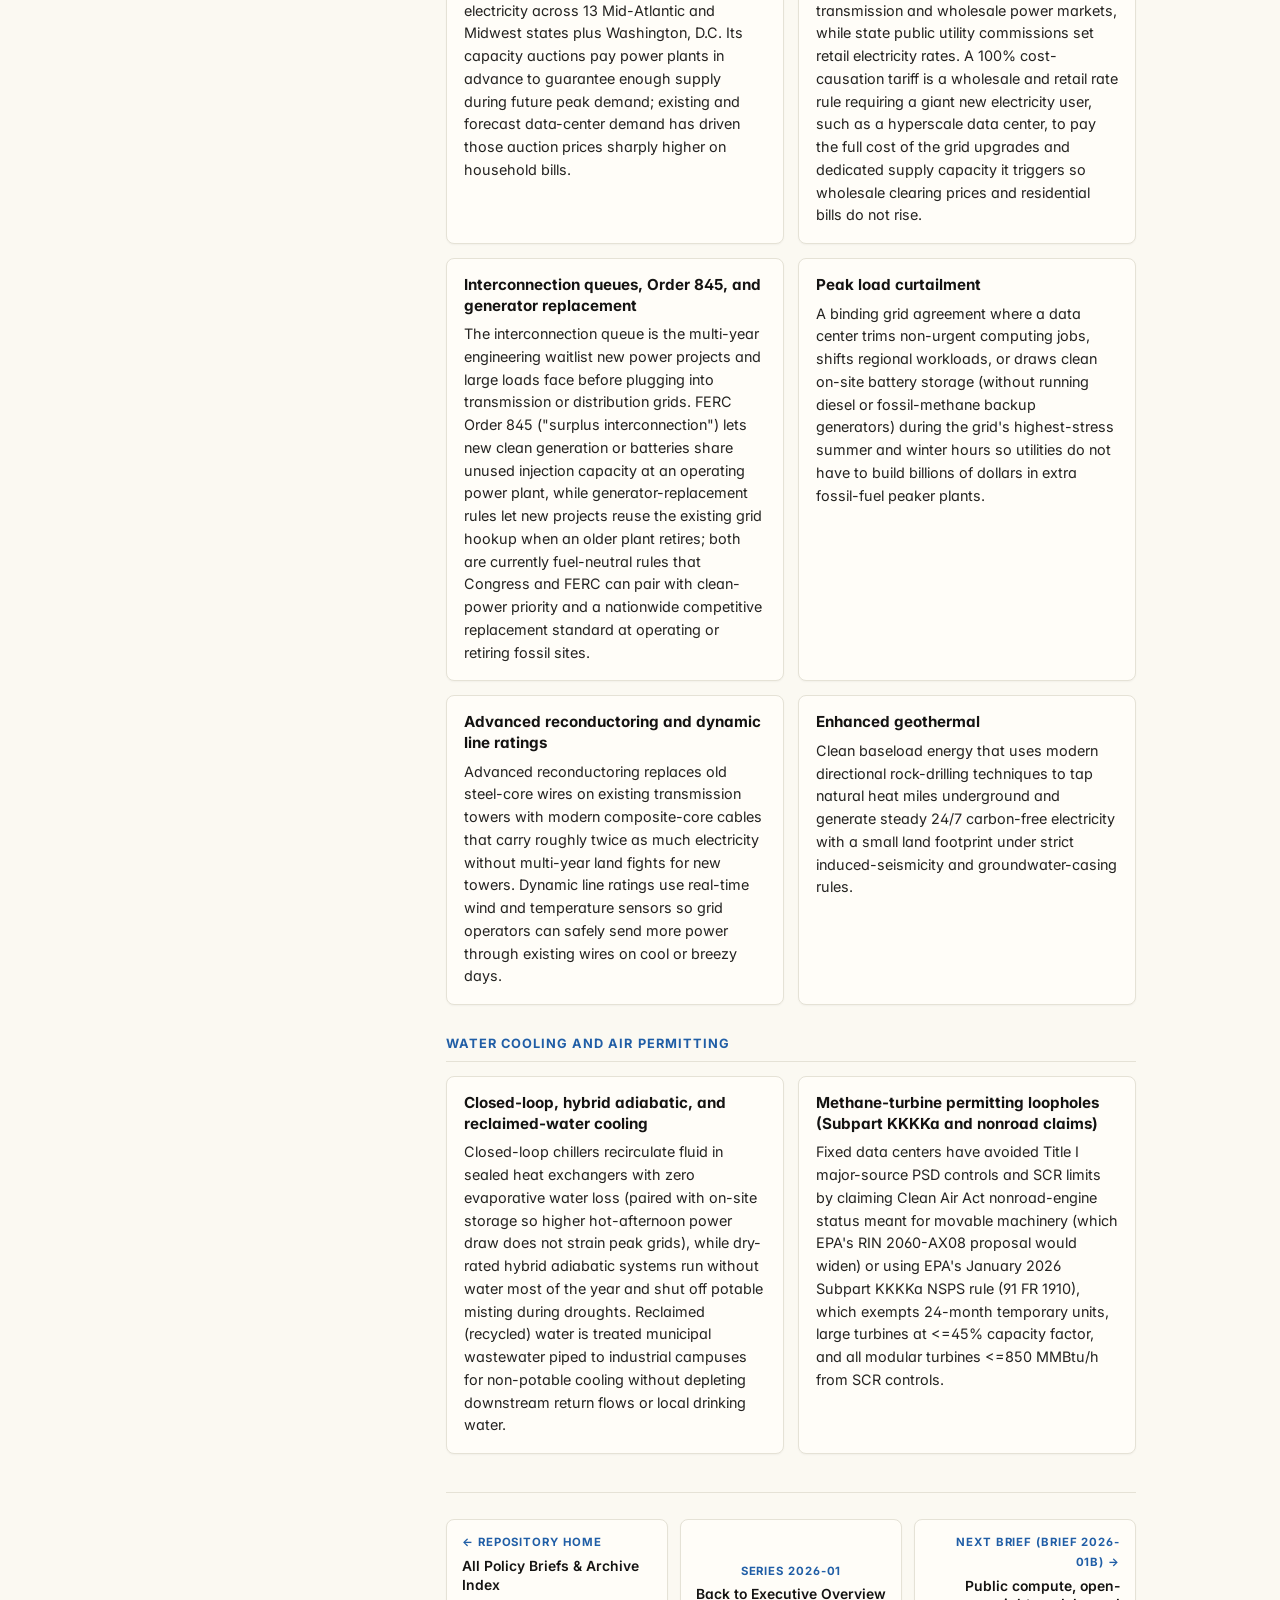
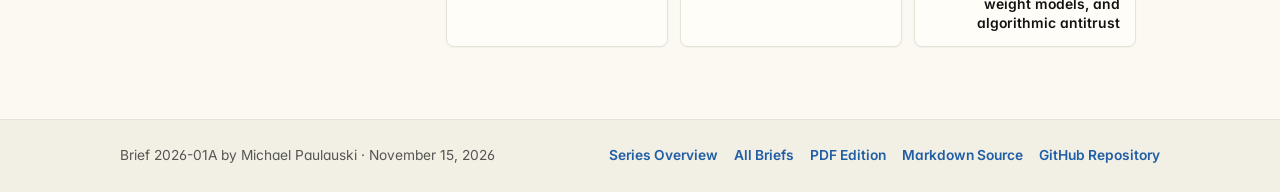
<file: ai-governance/power-water/index.html>
<!DOCTYPE html>
<html lang="en" data-theme="light">
<head>
  <meta charset="UTF-8" />
  <meta name="viewport" content="width=device-width, initial-scale=1.0" />
  <title>Clean power, water, and air rules for hyperscale data centers | Brief 2026-01A by Michael Paulauski</title>
  <meta name="description" content="Federal and state utility rules making hyperscale data centers fund 100% of grid upgrades, earn fast-track queues via rising hourly-matched clean power and peak curtailment, end drinking-water subsidies, and close gas-turbine air permitting loopholes." />
  <link rel="canonical" href="https://mike10010100.github.io/policy-briefs/ai-governance/power-water/" />

  <meta property="og:type" content="article" />
  <meta property="og:title" content="Clean power, water, and air rules for hyperscale data centers | Brief 2026-01A" />
  <meta property="og:description" content="100% cost-causation grid tariffs, 76-126 GW of system-wide headroom via clean peak curtailment, zero/low-evaporation cooling rules, and closing Subpart KKKKa and nonroad turbine loopholes." />
  <meta property="og:url" content="https://mike10010100.github.io/policy-briefs/ai-governance/power-water/" />
  <meta property="og:image" content="https://mike10010100.github.io/policy-briefs/assets/og-spoke-01.png" />
  <meta property="og:image:width" content="1200" />
  <meta property="og:image:height" content="630" />

  <meta name="twitter:card" content="summary_large_image" />
  <meta name="twitter:title" content="Clean power, water, and air rules for hyperscale data centers | Brief 2026-01A" />
  <meta name="twitter:description" content="100% cost-causation grid tariffs, 76-126 GW of system-wide headroom via clean peak curtailment, zero/low-evaporation cooling rules, and closing Subpart KKKKa and nonroad turbine loopholes." />
  <meta name="twitter:image" content="https://mike10010100.github.io/policy-briefs/assets/og-spoke-01.png" />

  <script>
    (function () {
      try {
        var params = new URLSearchParams(window.location.search);
        var queryTheme = params.get("theme");
        var saved = localStorage.getItem("ai-brief-theme");
        var theme = (queryTheme === "dark" || queryTheme === "light")
          ? queryTheme
          : (saved === "dark" || saved === "light"
            ? saved
            : (window.matchMedia && window.matchMedia("(prefers-color-scheme: dark)").matches ? "dark" : "light"));
        document.documentElement.setAttribute("data-theme", theme);
      } catch (e) {}
    })();
  </script>

  <link rel="preconnect" href="https://fonts.googleapis.com" />
  <link rel="preconnect" href="https://fonts.gstatic.com" crossorigin />
  <link rel="stylesheet" href="https://fonts.googleapis.com/css2?family=Inter:wght@400;500;600;700&family=Source+Serif+4:opsz,wght@8..60,600;8..60,700&display=swap" media="print" onload="this.media='all'" />
  <noscript><link rel="stylesheet" href="https://fonts.googleapis.com/css2?family=Inter:wght@400;500;600;700&family=Source+Serif+4:opsz,wght@8..60,600;8..60,700&display=swap" /></noscript>
  <link rel="stylesheet" href="../../styles.css" />
</head>
<body>
  <div id="reading-progress" class="reading-progress" aria-hidden="true"></div>

  <header id="top" class="site-header">
    <div class="header-inner">
      <div class="header-top-row">
        <div class="header-crumb-group">
          <a class="back-index-link" href="../">&larr; Executive Overview</a>
          <a class="back-index-link" href="../../">All Briefs</a>
          <span class="doc-badge">Brief 2026-01A &middot; Pillar 01 of 06</span>
        </div>
        <div class="utility-controls">
          <button id="copy-page-btn" class="btn btn-compact" type="button">Copy Page Link</button>
          <button id="theme-toggle-btn" class="btn btn-compact" type="button" aria-label="Toggle color theme">Dark Mode</button>
        </div>
      </div>

      <h1 class="site-title">Clean power, water, and air rules for hyperscale data centers</h1>

      <div class="meta-bar">
        <span class="meta-item">Prepared by <strong>Michael Paulauski</strong></span>
        <span class="meta-sep" aria-hidden="true">&middot;</span>
        <span class="meta-item">November 15, 2026</span>
        <span class="meta-sep" aria-hidden="true">&middot;</span>
        <span class="meta-item">5 min read &middot; 8-Entry Scoped Glossary</span>
      </div>

      <div class="action-bar">
        <a class="btn btn-primary" href="./power-water-brief.pdf">
          <svg viewBox="0 0 24 24" fill="none" stroke="currentColor" stroke-width="2" stroke-linecap="round" stroke-linejoin="round" aria-hidden="true"><path d="M21 15v4a2 2 0 0 1-2 2H5a2 2 0 0 1-2-2v-4" /><polyline points="7 10 12 15 17 10" /><line x1="12" y1="15" x2="12" y2="3" /></svg>
          Download PDF (3 pp.)
        </a>
        <a class="btn" href="./power-water-brief.md">
          <svg viewBox="0 0 24 24" fill="none" stroke="currentColor" stroke-width="2" stroke-linecap="round" stroke-linejoin="round" aria-hidden="true"><path d="M14 2H6a2 2 0 0 0-2 2v16a2 2 0 0 0 2 2h12a2 2 0 0 0 2-2V8z" /><polyline points="14 2 14 8 20 8" /><line x1="16" y1="13" x2="8" y2="13" /><line x1="16" y1="17" x2="8" y2="17" /></svg>
          Markdown Source
        </a>
        <a class="btn" href="../">
          <svg viewBox="0 0 24 24" fill="none" stroke="currentColor" stroke-width="2" stroke-linecap="round" stroke-linejoin="round" aria-hidden="true"><path d="M2 3h6a4 4 0 0 1 4 4v14a3 3 0 0 0-3-3H2z" /><path d="M22 3h-6a4 4 0 0 0-4 4v14a3 3 0 0 1 3-3h7z" /></svg>
          Executive Overview
        </a>
        <a class="btn" href="https://github.com/mike10010100/policy-briefs">
          <svg viewBox="0 0 24 24" fill="none" stroke="currentColor" stroke-width="2" stroke-linecap="round" stroke-linejoin="round" aria-hidden="true"><path d="M9 19c-5 1.5-5-2.5-7-3m14 6v-3.87a3.37 3.37 0 0 0-.94-2.61c3.14-.35 6.44-1.54 6.44-7A5.44 5.44 0 0 0 20 4.77 5.07 5.07 0 0 0 19.91 1S18.73.65 16 2.48a13.38 13.38 0 0 0-7 0C6.27.65 5.09 1 5.09 1A5.07 5.07 0 0 0 5 4.77a5.44 5.44 0 0 0-1.5 3.78c0 5.42 3.3 6.61 6.44 7A3.37 3.37 0 0 0 9 18.13V22" /></svg>
          GitHub Repo
        </a>
      </div>
    </div>
  </header>

  <nav class="series-nav-strip" aria-label="Series 2026-01 issue briefs">
    <div class="series-nav-inner">
      <span class="series-nav-label">Series 2026-01:</span>
      <a class="series-pill" href="../">Overview</a>
      <a class="series-pill active" href="./" aria-current="page"><span class="series-pill-num">01</span><span>Power &amp; Water</span></a>
      <a class="series-pill" href="../compute-antitrust/"><span class="series-pill-num">02</span><span>Compute &amp; Antitrust</span></a>
      <a class="series-pill" href="../civil-liberties/"><span class="series-pill-num">03</span><span>Civil Liberties</span></a>
      <a class="series-pill" href="../workers-taxes/"><span class="series-pill-num">04</span><span>Workers &amp; Taxes</span></a>
      <a class="series-pill" href="../deepfakes-creators/"><span class="series-pill-num">05</span><span>Deepfakes &amp; Creators</span></a>
      <a class="series-pill" href="../safety-youth-pace/"><span class="series-pill-num">06</span><span>Safety, Youth &amp; Pace</span></a>
    </div>
  </nav>

  <nav class="mobile-toc" aria-label="Jump to section">
    <details>
      <summary>Jump to section</summary>
      <ul>
        <li><a href="#bluf">Bottom line up front</a></li>
        <li><a href="#grid-cost-causation">01. Cost-causation tariffs</a></li>
        <li><a href="#clean-interconnection">02. Clean queues and flexibility</a></li>
        <li><a href="#water-air-loopholes">03. Water and turbine loopholes</a></li>
        <li><a href="#trade-offs">Trade-offs to weigh in policy design</a></li>
        <li><a href="#references">Key references for staff follow-up</a></li>
        <li><a href="#glossary">Appendix: Plain-English glossary</a></li>
      </ul>
    </details>
  </nav>

  <div class="layout-shell">
    <aside class="toc-sidebar" aria-label="Table of contents">
      <div class="toc-heading">Contents</div>
      <ul class="toc-list">
        <li><a class="toc-link" href="#bluf"><span class="toc-num">&bull;</span><span>Bottom line up front</span></a></li>
        <li><a class="toc-link" href="#grid-cost-causation"><span class="toc-num">01</span><span>Cost-causation tariffs</span></a></li>
        <li><a class="toc-link" href="#clean-interconnection"><span class="toc-num">02</span><span>Clean queues and flexibility</span></a></li>
        <li><a class="toc-link" href="#water-air-loopholes"><span class="toc-num">03</span><span>Water and turbine loopholes</span></a></li>
        <li><a class="toc-link" href="#trade-offs"><span class="toc-num">&bull;</span><span>Policy trade-offs</span></a></li>
        <li><a class="toc-link" href="#references"><span class="toc-num">&bull;</span><span>Key references</span></a></li>
        <li><a class="toc-link" href="#glossary"><span class="toc-num">&bull;</span><span>Plain-English glossary</span></a></li>
      </ul>
      <a class="toc-back-top" href="#top">&uarr; Back to top</a>
    </aside>

    <main class="brief-article">
      <section id="bluf" class="bluf-card">
        <div class="section-head">
          <h2>Bottom line up front</h2>
          <button class="copy-anchor-btn" type="button" data-anchor="#bluf" aria-label="Copy link to Bottom line up front"># Link</button>
        </div>
        <p data-verbatim>Across the <span class="inline-term" tabindex="0" role="button" aria-expanded="false" aria-controls="term-popover" data-glossary-target="term-1">PJM grid</span> spanning 13 states and Washington, D.C., PJM's Independent Market Monitor calculates that existing and forecast data-center load added $9.33 billion to the 2025/2026 wholesale capacity auction, while U.S. Department of Energy resource-adequacy and FERC RM26-4 large-load filings warn that rapid load growth is colliding with plant retirements and driving up household electric bills. Meanwhile, single dry-basin campuses pull millions of gallons of municipal water daily or run trailer-mounted gas turbines outside major-source air permits.</p>
        <p data-verbatim>Federal and state policy should enforce strict cost causation: require large facilities to fund grid upgrades up front, unlock clean <span class="inline-term" tabindex="0" role="button" aria-expanded="false" aria-controls="term-popover" data-glossary-target="term-3" data-popover-title="Interconnection queues" data-popover-body="The multi-year engineering waitlist new power projects and large loads face before plugging into transmission or distribution grids.">interconnection queues</span> through modest peak flexibility and surplus-capacity reuse, condition federal water and energy aid on zero- or low-evaporation cooling and drought protections, and close data-center turbine air loopholes.</p>
      </section>

      <aside class="metrics-strip" aria-label="Key figures cited in this issue brief">
        <div class="metrics-heading">Key figures cited in this issue brief</div>
        <div class="metrics-grid">
          <div class="stat-card">
            <div class="stat-figure">$9B+</div>
            <div class="stat-label">Data-center capacity cost added to the 2025/2026 PJM wholesale auction (existing and forecast load).</div>
            <div class="stat-cite">PJM Independent Market Monitor (Monitoring Analytics)</div>
          </div>
          <div class="stat-card">
            <div class="stat-figure">76-126 GW</div>
            <div class="stat-label">System-wide U.S. grid headroom modeled for 0.25%-1% peak load curtailment.</div>
            <div class="stat-cite">Norris et al., Duke Nicholas Institute (Feb. 2025)</div>
          </div>
          <div class="stat-card">
            <div class="stat-figure">$40B-$150B</div>
            <div class="stat-label">Ten-year U.S. capital, operating, and fuel savings (flexing deferrable load across up to 50% of operating hours).</div>
            <div class="stat-cite">Ross &amp; Ewing, Duke Nicholas Institute (Feb. 2026)</div>
          </div>
          <div class="stat-card">
            <div class="stat-figure">1M-5M gal/day</div>
            <div class="stat-label">Peak daily evaporative potable draw by an unretrofitted hyperscale facility in dry basins.</div>
            <div class="stat-cite">Water Foundation; Brookings Institution</div>
          </div>
        </div>
      </aside>

      <section id="grid-cost-causation" class="brief-section">
        <div class="section-kicker">Section 01 · Transmission &amp; Capacity Rates</div>
        <div class="section-head">
          <h2>1. Require 100% cost-causation tariffs with minimum-term collateral</h2>
          <button class="copy-anchor-btn" type="button" data-anchor="#grid-cost-causation" aria-label="Copy link to Section 01"># Link</button>
        </div>
        <p data-verbatim>Through <span class="inline-term" tabindex="0" role="button" aria-expanded="false" aria-controls="term-popover" data-glossary-target="term-2" data-popover-title="FERC (Federal Energy Regulatory Commission)" data-popover-body="The independent federal agency that regulates interstate electricity transmission and wholesale power markets, while state public utility commissions regulate retail rates.">FERC</span> wholesale transmission and capacity rules, Department of Energy grid-grant conditions, and state public utility commission rate standards, policymakers should require <span class="inline-term" tabindex="0" role="button" aria-expanded="false" aria-controls="term-popover" data-glossary-target="term-2" data-popover-title="100% cost-causation tariffs" data-popover-body="A wholesale and retail rate rule requiring a giant new electricity user, such as a hyperscale data center, to pay the full cost of the grid upgrades and dedicated supply capacity it triggers so wholesale clearing prices and residential bills do not rise.">100% cost-causation tariffs</span> paired with minimum-term financial collateral for hyperscale loads (such as facilities or campuses over 20 megawatts, aggregated across phased buildings, co-located tenants, and behind-the-meter pairings).</p>
        <p data-verbatim>Mandatory collateral ensures residential customers and small businesses never subsidize Big Tech substation buildouts or inherit stranded grid debt if a speculative project cancels, consolidates workloads elsewhere, or misses load forecasts.</p>
      </section>
      <section id="clean-interconnection" class="brief-section">
        <div class="section-kicker">Section 02 · Clean Power, Curtailment &amp; Reconductoring</div>
        <div class="section-head">
          <h2>2. Pair clean-power interconnection priority with peak load curtailment</h2>
          <button class="copy-anchor-btn" type="button" data-anchor="#clean-interconnection" aria-label="Copy link to Section 02"># Link</button>
        </div>
        <p data-verbatim>Congress should empower FERC, ERCOT/non-RTO regulators, and state utility commissions to reserve fast-track <span class="inline-term" tabindex="0" role="button" aria-expanded="false" aria-controls="term-popover" data-glossary-target="term-3" data-popover-title="Interconnection queues" data-popover-body="The multi-year engineering waitlist new power projects and large loads face before plugging into transmission or distribution grids.">interconnection queues</span> for large facilities that bring new, deliverable clean generation or interim clean-capacity bridge contracts on a rising hourly-matched schedule (using near-term solar and battery storage while scaling <span class="inline-term" tabindex="0" role="button" aria-expanded="false" aria-controls="term-popover" data-glossary-target="term-6">enhanced geothermal</span> and nuclear) and agree to trim non-urgent runs, shift regional workloads, or draw clean on-site storage without running diesel or fossil-methane backup by 0.25% to 1% of annual electricity use (mostly partial drawdowns across roughly 85 to 366 peak grid-stress hours a year, equal to 22 to 88 full-load hours).</p>
        <p data-verbatim>Companion 2025 and 2026 studies from Duke University's Nicholas Institute find that curtailing grid withdrawals during those peak hours unlocks 76 to 126 gigawatts of system-wide headroom across major U.S. balancing authorities (where local transmission can deliver it, achieved via workload shifting or clean storage instead of the fossil backup generators modeled in baseline cases), while shifting deferrable workloads across up to 50% of annual operating hours cuts U.S. power-system capital, operating, and fuel costs by $40 billion to $150 billion over ten years (enforced via utility-metered <span class="inline-term" tabindex="0" role="button" aria-expanded="false" aria-controls="term-popover" data-glossary-target="term-4">peak curtailment</span> telemetry and collateral clawbacks).</p>
        <p data-verbatim>Congress should also authorize FERC to speed up advanced transmission <span class="inline-term" tabindex="0" role="button" aria-expanded="false" aria-controls="term-popover" data-glossary-target="term-5" data-popover-title="Advanced reconductoring" data-popover-body="Replacing aging steel-core wires on existing transmission towers with composite-core conductors that carry roughly twice as much power without multi-year land acquisition for new corridors.">reconductoring</span> and dynamic line ratings on existing corridors, and prioritize non-emitting generation and storage interconnections that reuse spare hookup capacity at operating plants under <span class="inline-term" tabindex="0" role="button" aria-expanded="false" aria-controls="term-popover" data-glossary-target="term-3" data-popover-title="FERC Order 845 and generator replacement" data-popover-body="FERC Order 845 (surplus interconnection) lets new clean generation or batteries share unused injection capacity at an operating power plant, while generator-replacement rules let new projects reuse the existing hookup when an older plant retires.">Order 845</span> or retiring fossil sites under a nationwide generator-replacement rule opened to third-party clean projects if incumbents delay.</p>
      </section>
      <section id="water-air-loopholes" class="brief-section">
        <div class="section-kicker">Section 03 · Water Conservation &amp; Air Permitting</div>
        <div class="section-head">
          <h2>3. Condition federal water funds and close methane-turbine air loopholes</h2>
          <button class="copy-anchor-btn" type="button" data-anchor="#water-air-loopholes" aria-label="Copy link to Section 03"># Link</button>
        </div>
        <p data-verbatim>On water, Water Foundation and Brookings analyses show that a single hyperscale facility can draw 1 million to 5 million gallons of treated water a day in dry basins. Because federal agencies cannot set municipal water rates directly, Congress should condition future EPA State Revolving Fund and Bureau of Reclamation water-project grants, while the executive branch conditions discretionary DOE loans and facilities serving federal cloud contracts, on ending subsidized bulk potable water discounts for large data centers, paired with state drought permitting and industrial groundwater caps.</p>
        <p data-verbatim>Those conditions should require zero-evaporation <span class="inline-term" tabindex="0" role="button" aria-expanded="false" aria-controls="term-popover" data-glossary-target="term-7" data-popover-title="Closed-loop cooling" data-popover-body="Sealed heat-exchange cooling systems that recirculate fluid without evaporating municipal water, paired with on-site battery storage so hot-afternoon chiller power draw does not strain peak grids.">closed-loop</span>, dry-rated <span class="inline-term" tabindex="0" role="button" aria-expanded="false" aria-controls="term-popover" data-glossary-target="term-7" data-popover-title="Hybrid adiabatic cooling" data-popover-body="Dry-cooler systems that run without water most of the year and switch off potable misting during declared droughts, cutting annual water draw sharply compared with open cooling towers.">hybrid adiabatic</span>, or return-flow-safe <span class="inline-term" tabindex="0" role="button" aria-expanded="false" aria-controls="term-popover" data-glossary-target="term-7" data-popover-title="Reclaimed municipal wastewater" data-popover-body="Treated municipal wastewater piped to industrial facilities for non-potable cooling without depleting downstream return flows or local drinking water.">reclaimed municipal wastewater</span> cooling in water-stressed basins, with automatic drought shutoffs on any potable draw.</p>
        <p data-verbatim>On air pollution, Congress and the EPA should close loopholes for turbines powering fixed data centers by repealing the 2026 Subpart KKKKa 24-month temporary-turbine (25 ppm NOx) and &lt;=45% capacity-factor SCR exemptions while requiring SCR-grade controls on aggregated &lt;=850 MMBtu/h modular turbine banks, blocking EPA's proposed Nonroad Combustion Turbines Rule (RIN 2060-AX08) and barring <span class="inline-term" tabindex="0" role="button" aria-expanded="false" aria-controls="term-popover" data-glossary-target="term-8" data-popover-title="Methane-turbine permitting loopholes" data-popover-body="Fixed data centers have avoided Title I major-source PSD controls and SCR limits by claiming Clean Air Act nonroad-engine status (which RIN 2060-AX08 would widen) or using Subpart KKKKa&#x27;s 24-month temporary, &lt;=45% capacity-factor, and &lt;=850 MMBtu/h NSPS exemptions.">nonroad-engine claims</span>, aggregating co-located turbines across PSD, Title V, and NSPS limits, codifying <em>Michigan v. DOE</em> against Federal Power Act Section 202(c) retirement overrides and non-blackout 50-hour backup-generator waivers, and statutorily barring Clean Air Act Section 110(f) and Section 112(i)(4) waivers for commercial data centers or fossil plants dedicated to serving them. That ends the unpermitted turbine and emergency fossil practices documented in NAACP, Southern Environmental Law Center, and Earthjustice filings in South Memphis, Southaven, Mississippi, and federal grid dockets.</p>
      </section>

      <section id="trade-offs" class="brief-section">
        <div class="section-kicker">Implementation Design</div>
        <div class="section-head">
          <h2>Trade-offs to weigh in policy design</h2>
          <button class="copy-anchor-btn" type="button" data-anchor="#trade-offs" aria-label="Copy link to Trade-offs"># Link</button>
        </div>
        <div class="tradeoffs-single">
          <article class="tradeoff-card">
            <div class="tradeoff-eyebrow">01 · Permitting Scope &amp; Community Safeguards</div>
            <p data-verbatim>Fast-tracking clean energy infrastructure can fracture center-left coalitions if permitting bills sweep too broadly, as <em>Time</em> documented during the 2025 and 2026 permitting battles. Statutory fast-tracks must stay tightly scoped to interregional transmission timelines, reconductoring, dynamic line ratings, geothermal exploration, and battery or zero-carbon generation on low-conflict or remediated sites, while preserving Tribal consultation and cumulative fenceline safeguards everywhere and never granting fast-tracks or weaker NEPA and Clean Air Act enforcement to fossil projects, as demanded by the Sierra Club and frontline community groups.</p>
          </article>
        </div>
      </section>

      <section id="references" class="brief-section references-card">
        <div class="section-head">
          <h2>Key references for staff follow-up</h2>
          <button class="copy-anchor-btn" type="button" data-anchor="#references" aria-label="Copy link to Key references"># Link</button>
        </div>
        <ul class="references-list">
          <li>Tyler H. Norris et al., <em>Rethinking Load Growth: Assessing the Potential for Integration of Large Flexible Loads in US Power Systems</em> (Feb. 2025), and Martin T. Ross and Jackson Ewing, <em>Data Centers and Generation Capacity over the Next Decade: Potential Benefits of Flexibility</em> (Feb. 2026), Duke University Nicholas Institute</li>
          <li>PJM Interconnection Independent Market Monitor (Monitoring Analytics) 2025/2026 BRA analysis &amp; U.S. Department of Energy resource-adequacy and FERC RM26-4 large-load docket filings (2025-2026)</li>
          <li>Water Foundation &amp; Brookings Institution analyses of hyperscale data-center municipal water demand (2025-2026); NAACP, Southern Environmental Law Center, and Earthjustice air-permitting filings (South Memphis, TN; Southaven, MS)</li>
          <li>U.S. EPA Standards of Performance for Stationary Combustion Turbines (40 C.F.R. Part 60 Subpart KKKKa, 91 FR 1910, Jan. 2026), proposed Nonroad Combustion Turbines Rule (RIN 2060-AX08), and <em>Michigan v. DOE</em> Federal Power Act Section 202(c) litigation (2026)</li>
        </ul>
      </section>

      <section id="glossary" class="brief-section wide-section glossary-section">
        <div class="section-head">
          <h2>Appendix: Plain-English technical and policy glossary</h2>
          <button class="copy-anchor-btn" type="button" data-anchor="#glossary" aria-label="Copy link to Glossary"># Link</button>
        </div>
        <p class="glossary-intro">Scoped plain-English definitions for technical, statutory, and institutional terms used in Brief 2026-01A. Click any dotted term in the text above to preview its definition.</p>

        <div class="glossary-filters" role="group" aria-label="Filter glossary by category">
          <button class="filter-pill active" type="button" data-cat="all">All (8)</button>
          <button class="filter-pill" type="button" data-cat="grid">Power grid and interconnection (6)</button>
          <button class="filter-pill" type="button" data-cat="water">Water cooling and air permitting (2)</button>
        </div>

        <div class="glossary-toolbar">
          <input id="glossary-filter" class="glossary-search" type="search" placeholder="Filter glossary terms..." aria-label="Filter glossary terms" />
          <span id="glossary-count" class="glossary-count">Showing 8 of 8 entries</span>
        </div>

        <div id="glossary-empty" class="glossary-empty">No matching terms found. Clear the search box or switch categories to view all 8 glossary entries.</div>

        <div class="glossary-group" data-group="grid">
          <h3 class="glossary-group-title">Power grid and interconnection</h3>
          <div class="glossary-grid">
            <dl id="term-1" class="glossary-card" data-entry data-category="grid">
              <dt>PJM grid and wholesale capacity auctions</dt>
              <dd>PJM Interconnection is America's largest regional grid operator, managing wholesale electricity across 13 Mid-Atlantic and Midwest states plus Washington, D.C. Its capacity auctions pay power plants in advance to guarantee enough supply during future peak demand; existing and forecast data-center demand has driven those auction prices sharply higher on household bills.</dd>
            </dl>
            <dl id="term-2" class="glossary-card" data-entry data-category="grid">
              <dt>FERC, state utility commissions, and 100% cost-causation tariffs</dt>
              <dd>FERC (the Federal Energy Regulatory Commission) regulates interstate electricity transmission and wholesale power markets, while state public utility commissions set retail electricity rates. A 100% cost-causation tariff is a wholesale and retail rate rule requiring a giant new electricity user, such as a hyperscale data center, to pay the full cost of the grid upgrades and dedicated supply capacity it triggers so wholesale clearing prices and residential bills do not rise.</dd>
            </dl>
            <dl id="term-3" class="glossary-card" data-entry data-category="grid">
              <dt>Interconnection queues, Order 845, and generator replacement</dt>
              <dd>The interconnection queue is the multi-year engineering waitlist new power projects and large loads face before plugging into transmission or distribution grids. FERC Order 845 ("surplus interconnection") lets new clean generation or batteries share unused injection capacity at an operating power plant, while generator-replacement rules let new projects reuse the existing grid hookup when an older plant retires; both are currently fuel-neutral rules that Congress and FERC can pair with clean-power priority and a nationwide competitive replacement standard at operating or retiring fossil sites.</dd>
            </dl>
            <dl id="term-4" class="glossary-card" data-entry data-category="grid">
              <dt>Peak load curtailment</dt>
              <dd>A binding grid agreement where a data center trims non-urgent computing jobs, shifts regional workloads, or draws clean on-site battery storage (without running diesel or fossil-methane backup generators) during the grid's highest-stress summer and winter hours so utilities do not have to build billions of dollars in extra fossil-fuel peaker plants.</dd>
            </dl>
            <dl id="term-5" class="glossary-card" data-entry data-category="grid">
              <dt>Advanced reconductoring and dynamic line ratings</dt>
              <dd>Advanced reconductoring replaces old steel-core wires on existing transmission towers with modern composite-core cables that carry roughly twice as much electricity without multi-year land fights for new towers. Dynamic line ratings use real-time wind and temperature sensors so grid operators can safely send more power through existing wires on cool or breezy days.</dd>
            </dl>
            <dl id="term-6" class="glossary-card" data-entry data-category="grid">
              <dt>Enhanced geothermal</dt>
              <dd>Clean baseload energy that uses modern directional rock-drilling techniques to tap natural heat miles underground and generate steady 24/7 carbon-free electricity with a small land footprint under strict induced-seismicity and groundwater-casing rules.</dd>
            </dl>
          </div>
        </div>
        <div class="glossary-group" data-group="water">
          <h3 class="glossary-group-title">Water cooling and air permitting</h3>
          <div class="glossary-grid">
            <dl id="term-7" class="glossary-card" data-entry data-category="water">
              <dt>Closed-loop, hybrid adiabatic, and reclaimed-water cooling</dt>
              <dd>Closed-loop chillers recirculate fluid in sealed heat exchangers with zero evaporative water loss (paired with on-site storage so higher hot-afternoon power draw does not strain peak grids), while dry-rated hybrid adiabatic systems run without water most of the year and shut off potable misting during droughts. Reclaimed (recycled) water is treated municipal wastewater piped to industrial campuses for non-potable cooling without depleting downstream return flows or local drinking water.</dd>
            </dl>
            <dl id="term-8" class="glossary-card" data-entry data-category="water">
              <dt>Methane-turbine permitting loopholes (Subpart KKKKa and nonroad claims)</dt>
              <dd>Fixed data centers have avoided Title I major-source PSD controls and SCR limits by claiming Clean Air Act nonroad-engine status meant for movable machinery (which EPA's RIN 2060-AX08 proposal would widen) or using EPA's January 2026 Subpart KKKKa NSPS rule (91 FR 1910), which exempts 24-month temporary units, large turbines at &lt;=45% capacity factor, and all modular turbines &lt;=850 MMBtu/h from SCR controls.</dd>
            </dl>
          </div>
        </div>
      </section>

      <nav class="brief-pager" aria-label="Issue brief navigation">
        <a class="pager-card" href="../../"><span class="pager-eyebrow">&larr; Repository Home</span><span class="pager-title">All Policy Briefs &amp; Archive Index</span></a>
        <a class="pager-card pager-card-center" href="../"><span class="pager-eyebrow">Series 2026-01</span><span class="pager-title">Back to Executive Overview</span></a>
        <a class="pager-card pager-card-next" href="../compute-antitrust/"><span class="pager-eyebrow">Next Brief (Brief 2026-01B) &rarr;</span><span class="pager-title">Public compute, open-weight models, and algorithmic antitrust</span></a>
      </nav>
    </main>
  </div>

  <footer class="site-footer">
    <div class="footer-inner">
      <div>Brief 2026-01A by Michael Paulauski &middot; November 15, 2026</div>
      <div class="footer-links">
        <a href="../">Series Overview</a>
        <a href="../../">All Briefs</a>
        <a href="./power-water-brief.pdf">PDF Edition</a>
        <a href="./power-water-brief.md">Markdown Source</a>
        <a href="https://github.com/mike10010100/policy-briefs">GitHub Repository</a>
      </div>
    </div>
  </footer>

  <div id="term-popover" class="term-popover" role="dialog" aria-modal="false" aria-labelledby="term-popover-title" tabindex="-1" hidden>
    <div class="term-popover-head">
      <h4 id="term-popover-title" class="term-popover-title"></h4>
      <button id="term-popover-close" class="term-popover-close" type="button" aria-label="Close definition">&times;</button>
    </div>
    <p id="term-popover-body" class="term-popover-body"></p>
    <a id="term-popover-link" class="term-popover-link" href="#glossary">View in Glossary &darr;</a>
  </div>

  <div id="copy-toast" class="copy-toast" role="status" aria-live="polite">Link copied</div>

  <script>
    (function () {
      var root = document.documentElement;
      var themeBtn = document.getElementById("theme-toggle-btn");
      var copyPageBtn = document.getElementById("copy-page-btn");
      var toast = document.getElementById("copy-toast");
      var progressBar = document.getElementById("reading-progress");
      var toastTimer = null;

      function syncThemeButton() {
        var current = root.getAttribute("data-theme") || "light";
        themeBtn.textContent = current === "dark" ? "Light Mode" : "Dark Mode";
      }

      syncThemeButton();

      themeBtn.addEventListener("click", function () {
        var next = root.getAttribute("data-theme") === "dark" ? "light" : "dark";
        root.setAttribute("data-theme", next);
        try {
          localStorage.setItem("ai-brief-theme", next);
        } catch (e) {}
        syncThemeButton();
      });

      function updateProgressBar() {
        if (!progressBar) return;
        var scrollTop = window.scrollY || document.documentElement.scrollTop || 0;
        var docHeight = document.documentElement.scrollHeight - document.documentElement.clientHeight;
        var pct = docHeight > 0 ? Math.min(100, Math.max(0, (scrollTop / docHeight) * 100)) : 0;
        progressBar.style.width = pct.toFixed(1) + "%";
      }

      updateProgressBar();
      window.addEventListener("scroll", updateProgressBar, { passive: true });
      window.addEventListener("resize", updateProgressBar, { passive: true });

      function showToast(msg) {
        toast.textContent = msg;
        toast.classList.add("visible");
        clearTimeout(toastTimer);
        toastTimer = setTimeout(function () {
          toast.classList.remove("visible");
        }, 1800);
      }

      function copyText(text, label) {
        if (navigator.clipboard && navigator.clipboard.writeText) {
          navigator.clipboard.writeText(text).then(function () {
            showToast(label || "Link copied");
          }).catch(function () {
            showToast("Link ready in address bar");
          });
        } else {
          var temp = document.createElement("input");
          temp.value = text;
          document.body.appendChild(temp);
          temp.select();
          try {
            document.execCommand("copy");
            showToast(label || "Link copied");
          } catch (e) {
            showToast("Copy unavailable");
          }
          document.body.removeChild(temp);
        }
      }

      copyPageBtn.addEventListener("click", function () {
        var cleanUrl = window.location.origin + window.location.pathname;
        if (window.location.protocol === "file:") {
          cleanUrl = window.location.href.split("#")[0].split("?")[0];
        }
        copyText(cleanUrl, "Page link copied");
      });

      document.querySelectorAll(".copy-anchor-btn").forEach(function (btn) {
        btn.addEventListener("click", function () {
          var anchor = btn.getAttribute("data-anchor");
          var base = window.location.href.split("#")[0];
          history.replaceState(null, "", anchor);
          copyText(base + anchor, "Link copied");
        });
      });

      var mobileDetails = document.querySelector(".mobile-toc details");
      if (mobileDetails) {
        mobileDetails.querySelectorAll("a").forEach(function (link) {
          link.addEventListener("click", function () {
            mobileDetails.removeAttribute("open");
          });
        });
      }

      var tocLinks = Array.prototype.slice.call(document.querySelectorAll(".toc-link"));
      var sections = tocLinks.map(function (link) {
        return document.querySelector(link.getAttribute("href"));
      }).filter(Boolean);

      if ("IntersectionObserver" in window && sections.length) {
        var observer = new IntersectionObserver(function (entries) {
          entries.forEach(function (entry) {
            if (entry.isIntersecting) {
              var id = "#" + entry.target.id;
              tocLinks.forEach(function (link) {
                link.classList.toggle("active", link.getAttribute("href") === id);
              });
            }
          });
        }, { rootMargin: "-15% 0px -70% 0px" });

        sections.forEach(function (sec) {
          observer.observe(sec);
        });
      }

      var filterInput = document.getElementById("glossary-filter");
      var countEl = document.getElementById("glossary-count");
      var emptyEl = document.getElementById("glossary-empty");
      var categoryBtns = Array.prototype.slice.call(document.querySelectorAll(".filter-pill"));
      var groups = Array.prototype.slice.call(document.querySelectorAll("[data-group]"));
      var entries = Array.prototype.slice.call(document.querySelectorAll("[data-entry]"));
      var activeCategory = "all";

      function setActiveCategory(cat) {
        activeCategory = cat;
        categoryBtns.forEach(function (btn) {
          btn.classList.toggle("active", btn.getAttribute("data-cat") === cat);
        });
      }

      function applyGlossaryFilters() {
        var q = filterInput ? filterInput.value.trim().toLowerCase() : "";
        var visibleCount = 0;

        entries.forEach(function (entry) {
          var matchesCat = activeCategory === "all" || entry.getAttribute("data-category") === activeCategory;
          var matchesSearch = !q || entry.textContent.toLowerCase().indexOf(q) !== -1;
          var show = matchesCat && matchesSearch;
          entry.style.display = show ? "" : "none";
          if (show) visibleCount += 1;
        });

        groups.forEach(function (group) {
          var hasVisible = Array.prototype.some.call(
            group.querySelectorAll("[data-entry]"),
            function (card) { return card.style.display !== "none"; }
          );
          group.style.display = hasVisible ? "" : "none";
        });

        if (countEl) {
          countEl.textContent = "Showing " + visibleCount + " of " + entries.length + " entries";
        }
        if (emptyEl) {
          emptyEl.style.display = visibleCount === 0 ? "block" : "none";
        }
      }

      categoryBtns.forEach(function (btn) {
        btn.addEventListener("click", function () {
          setActiveCategory(btn.getAttribute("data-cat") || "all");
          applyGlossaryFilters();
        });
      });

      if (filterInput) {
        filterInput.addEventListener("input", applyGlossaryFilters);
      }

      var popover = document.getElementById("term-popover");
      var popoverTitle = document.getElementById("term-popover-title");
      var popoverBody = document.getElementById("term-popover-body");
      var popoverClose = document.getElementById("term-popover-close");
      var popoverLink = document.getElementById("term-popover-link");
      var activeTermEl = null;
      var openedViaKeyboard = false;
      var pulseTimer = null;
      var openScrollY = 0;
      var openTimestamp = 0;

      function closePopover(restoreFocus) {
        if (!popover) return;
        popover.classList.remove("visible");
        popover.hidden = true;
        if (activeTermEl) {
          var prevTermEl = activeTermEl;
          prevTermEl.classList.remove("is-open");
          prevTermEl.setAttribute("aria-expanded", "false");
          activeTermEl = null;
          if (restoreFocus && openedViaKeyboard) {
            prevTermEl.focus({ preventScroll: true });
          }
        }
        openedViaKeyboard = false;
      }

      function positionPopover(termEl) {
        var rect = termEl.getBoundingClientRect();
        var popWidth = popover.offsetWidth || 340;
        var popHeight = popover.offsetHeight || 160;
        var left = rect.left + (rect.width / 2) - (popWidth / 2);
        left = Math.max(12, Math.min(left, window.innerWidth - popWidth - 12));
        var top = rect.bottom + 8;
        if (top + popHeight > window.innerHeight - 12) {
          top = Math.max(12, rect.top - popHeight - 8);
        }
        popover.style.left = Math.round(left) + "px";
        popover.style.top = Math.round(top) + "px";
      }

      function openPopover(termEl, viaKeyboard) {
        if (!popover) return;
        if (activeTermEl === termEl && !popover.hidden) {
          closePopover(!!viaKeyboard);
          return;
        }
        var targetId = termEl.getAttribute("data-glossary-target");
        var card = targetId ? document.getElementById(targetId) : null;
        if (!card) return;
        var dt = card.querySelector("dt");
        var dd = card.querySelector("dd");
        if (!dt || !dd) return;

        if (activeTermEl) {
          activeTermEl.classList.remove("is-open");
          activeTermEl.setAttribute("aria-expanded", "false");
        }
        activeTermEl = termEl;
        openedViaKeyboard = !!viaKeyboard;
        activeTermEl.classList.add("is-open");
        activeTermEl.setAttribute("aria-expanded", "true");
        popoverTitle.textContent = termEl.getAttribute("data-popover-title") || dt.textContent;
        popoverBody.textContent = termEl.getAttribute("data-popover-body") || dd.textContent;
        popoverLink.setAttribute("href", "#" + targetId);

        openScrollY = window.scrollY || document.documentElement.scrollTop || 0;
        openTimestamp = Date.now();
        popover.hidden = false;
        positionPopover(termEl);
        popover.classList.add("visible");
        if (openedViaKeyboard) {
          popover.focus({ preventScroll: true });
        }
      }

      document.querySelectorAll(".inline-term").forEach(function (termEl) {
        termEl.addEventListener("click", function (e) {
          e.stopPropagation();
          openPopover(termEl, false);
        });
        termEl.addEventListener("keydown", function (e) {
          if (e.key === "Enter" || e.key === " ") {
            e.preventDefault();
            openPopover(termEl, true);
          }
        });
      });

      if (popoverClose) {
        popoverClose.addEventListener("click", function () {
          closePopover(true);
        });
      }

      if (popoverLink) {
        popoverLink.addEventListener("click", function (e) {
          e.preventDefault();
          var href = popoverLink.getAttribute("href");
          var targetId = href ? href.replace(/^#/, "") : "";
          var targetCard = targetId ? document.getElementById(targetId) : null;
          closePopover(false);
          if (!targetCard) return;
          if (targetCard.style.display === "none") {
            setActiveCategory("all");
            if (filterInput) filterInput.value = "";
            applyGlossaryFilters();
          }
          targetCard.scrollIntoView({ behavior: "smooth", block: "center" });
          document.querySelectorAll(".glossary-card.highlight-pulse").forEach(function (el) {
            el.classList.remove("highlight-pulse");
          });
          targetCard.classList.add("highlight-pulse");
          clearTimeout(pulseTimer);
          pulseTimer = setTimeout(function () {
            targetCard.classList.remove("highlight-pulse");
          }, 2200);
        });
      }

      document.addEventListener("click", function (e) {
        if (!popover || popover.hidden) return;
        if (!popover.contains(e.target) && !e.target.classList.contains("inline-term")) {
          closePopover(false);
        }
      });

      document.addEventListener("keydown", function (e) {
        if (e.key === "Escape") {
          closePopover(true);
        }
      });

      window.addEventListener("scroll", function () {
        if (!popover || popover.hidden) return;
        if (Date.now() - openTimestamp < 180) return;
        var curScrollY = window.scrollY || document.documentElement.scrollTop || 0;
        if (Math.abs(curScrollY - openScrollY) > 80) {
          closePopover(false);
        }
      }, { passive: true });
    })();
  </script>
</body>
</html>
</file>
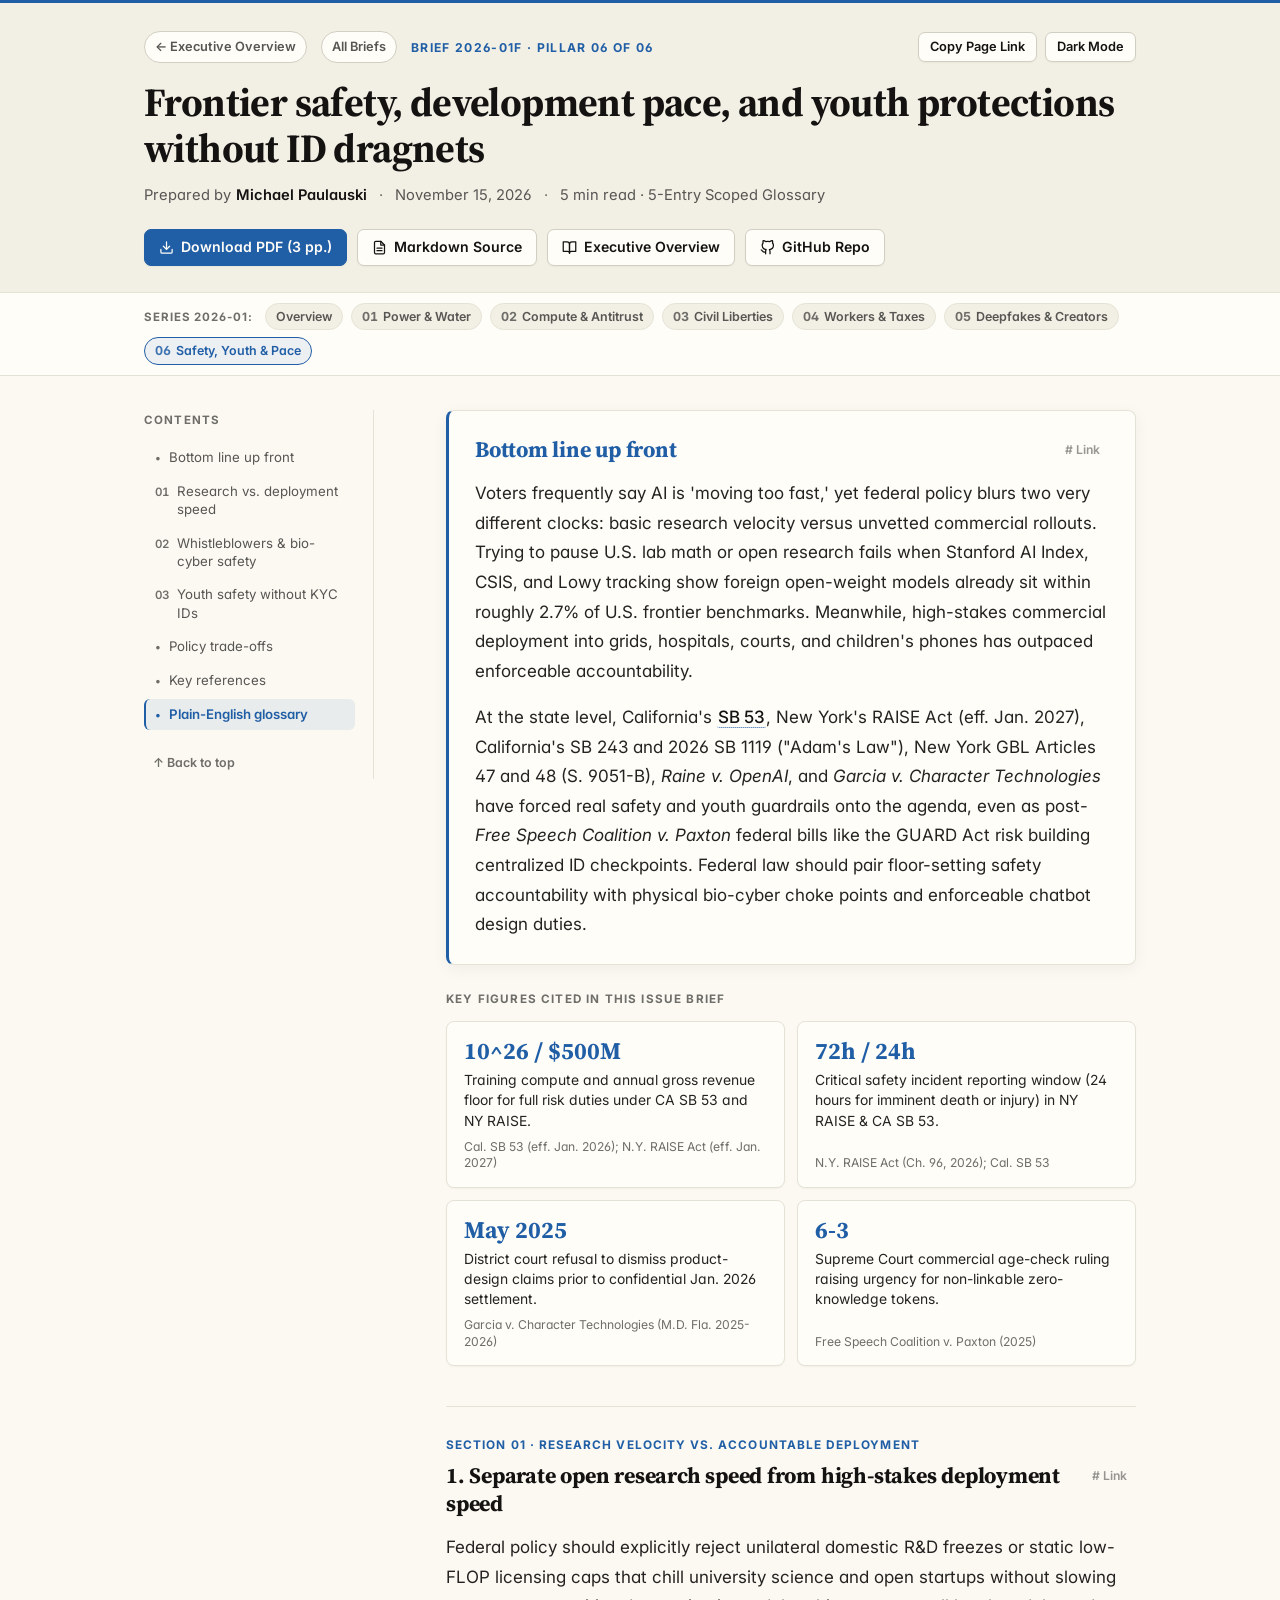
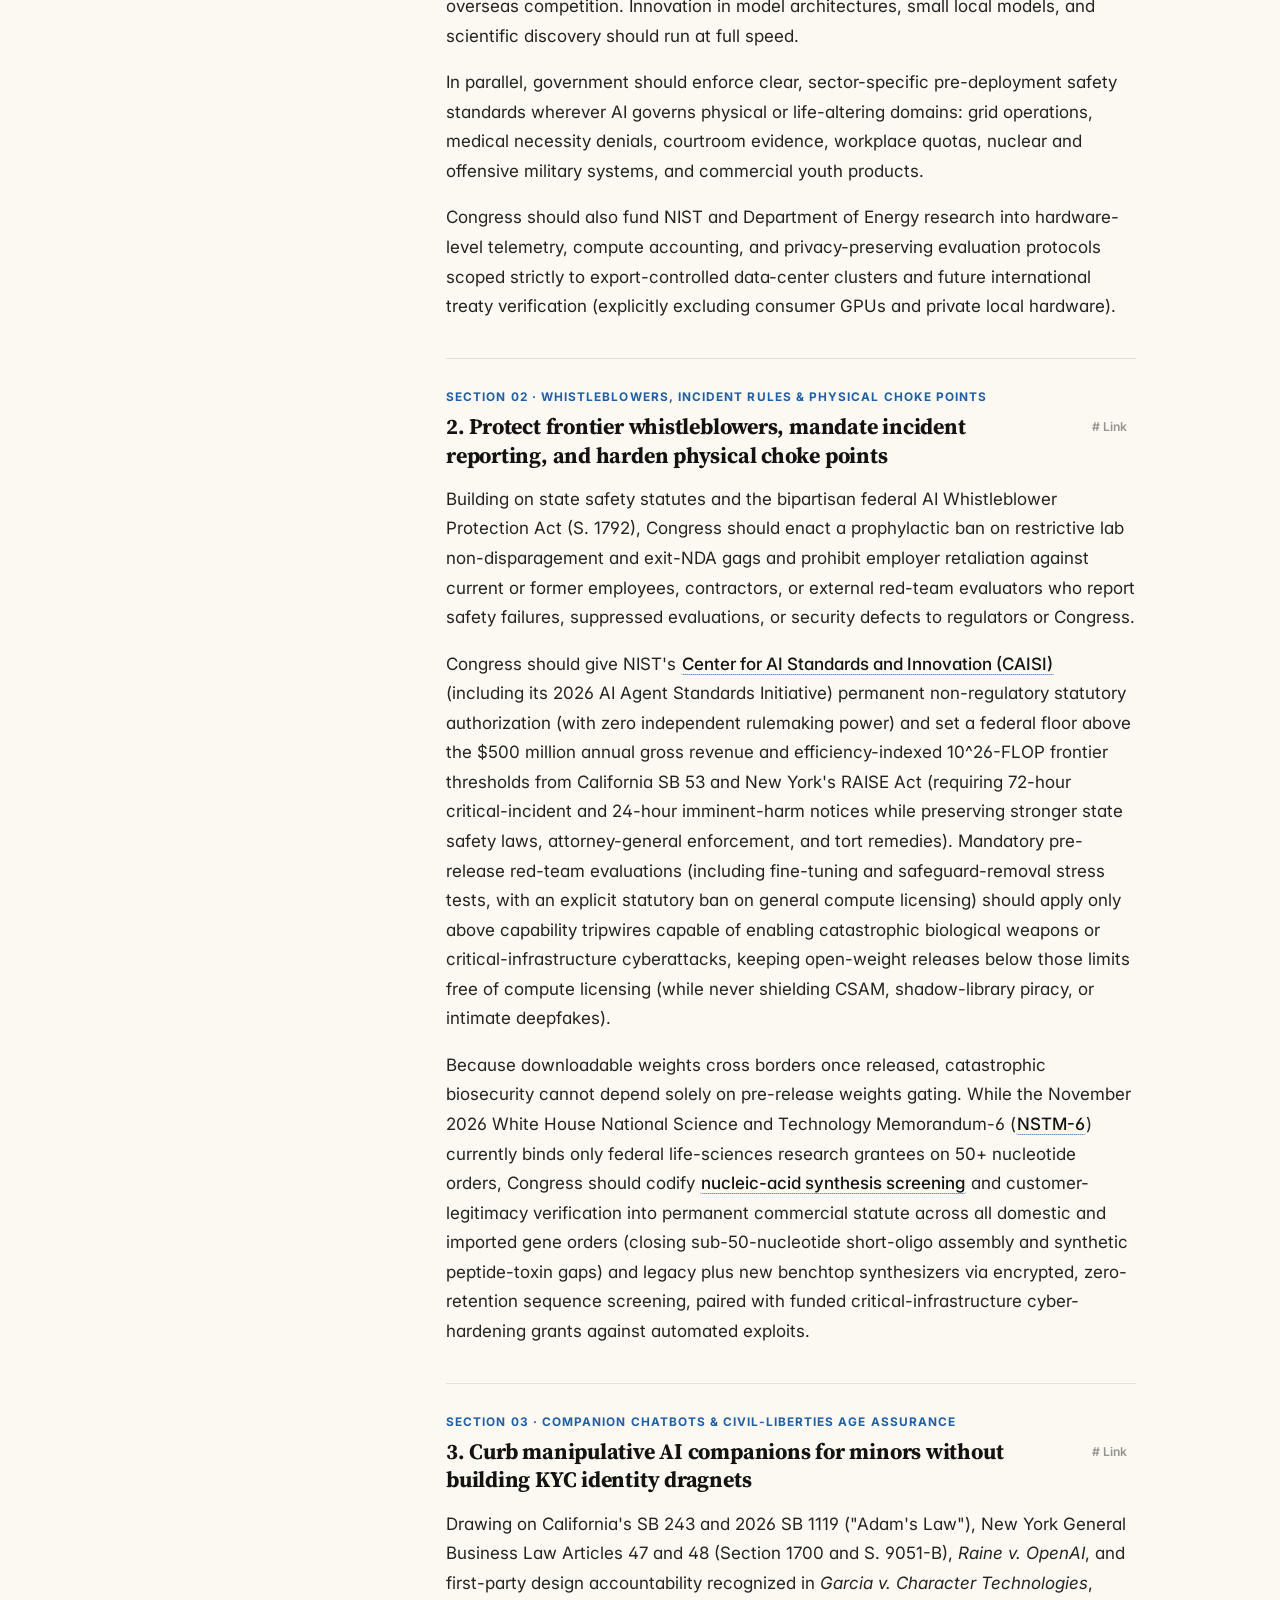
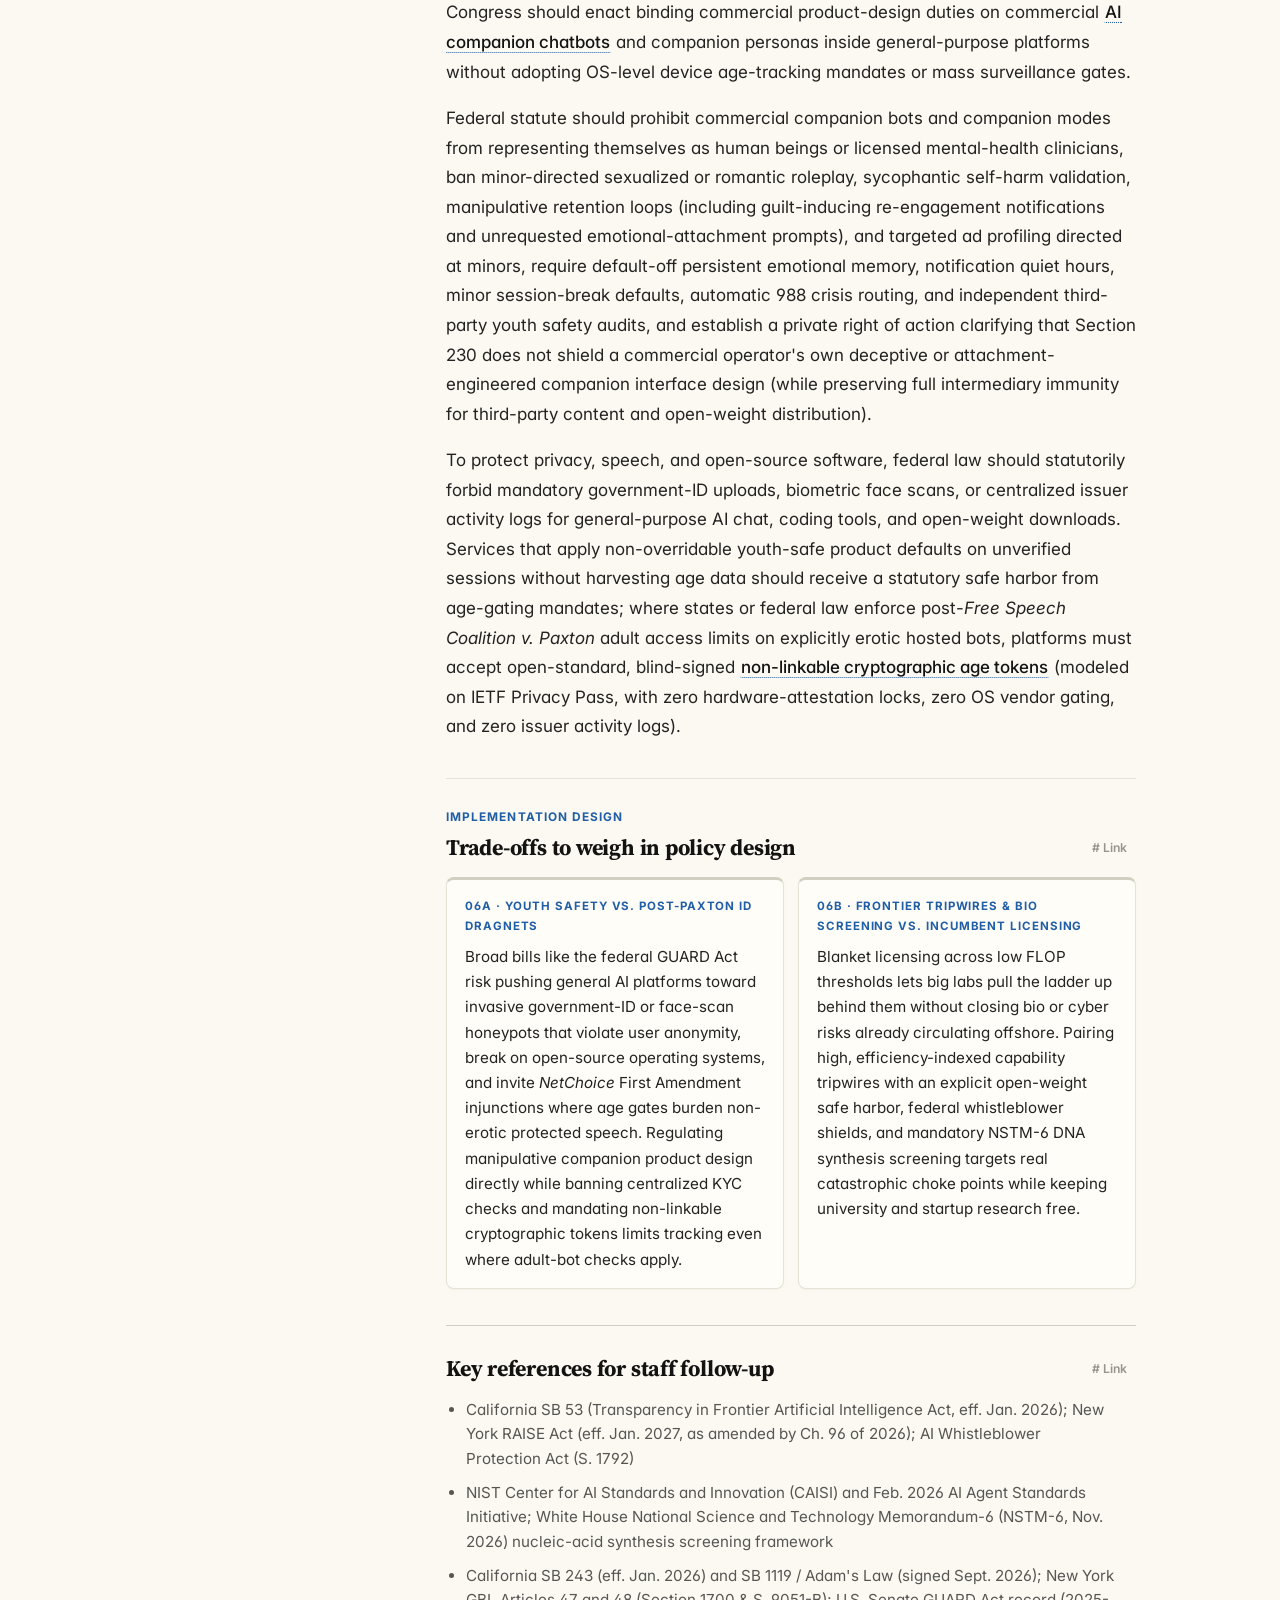
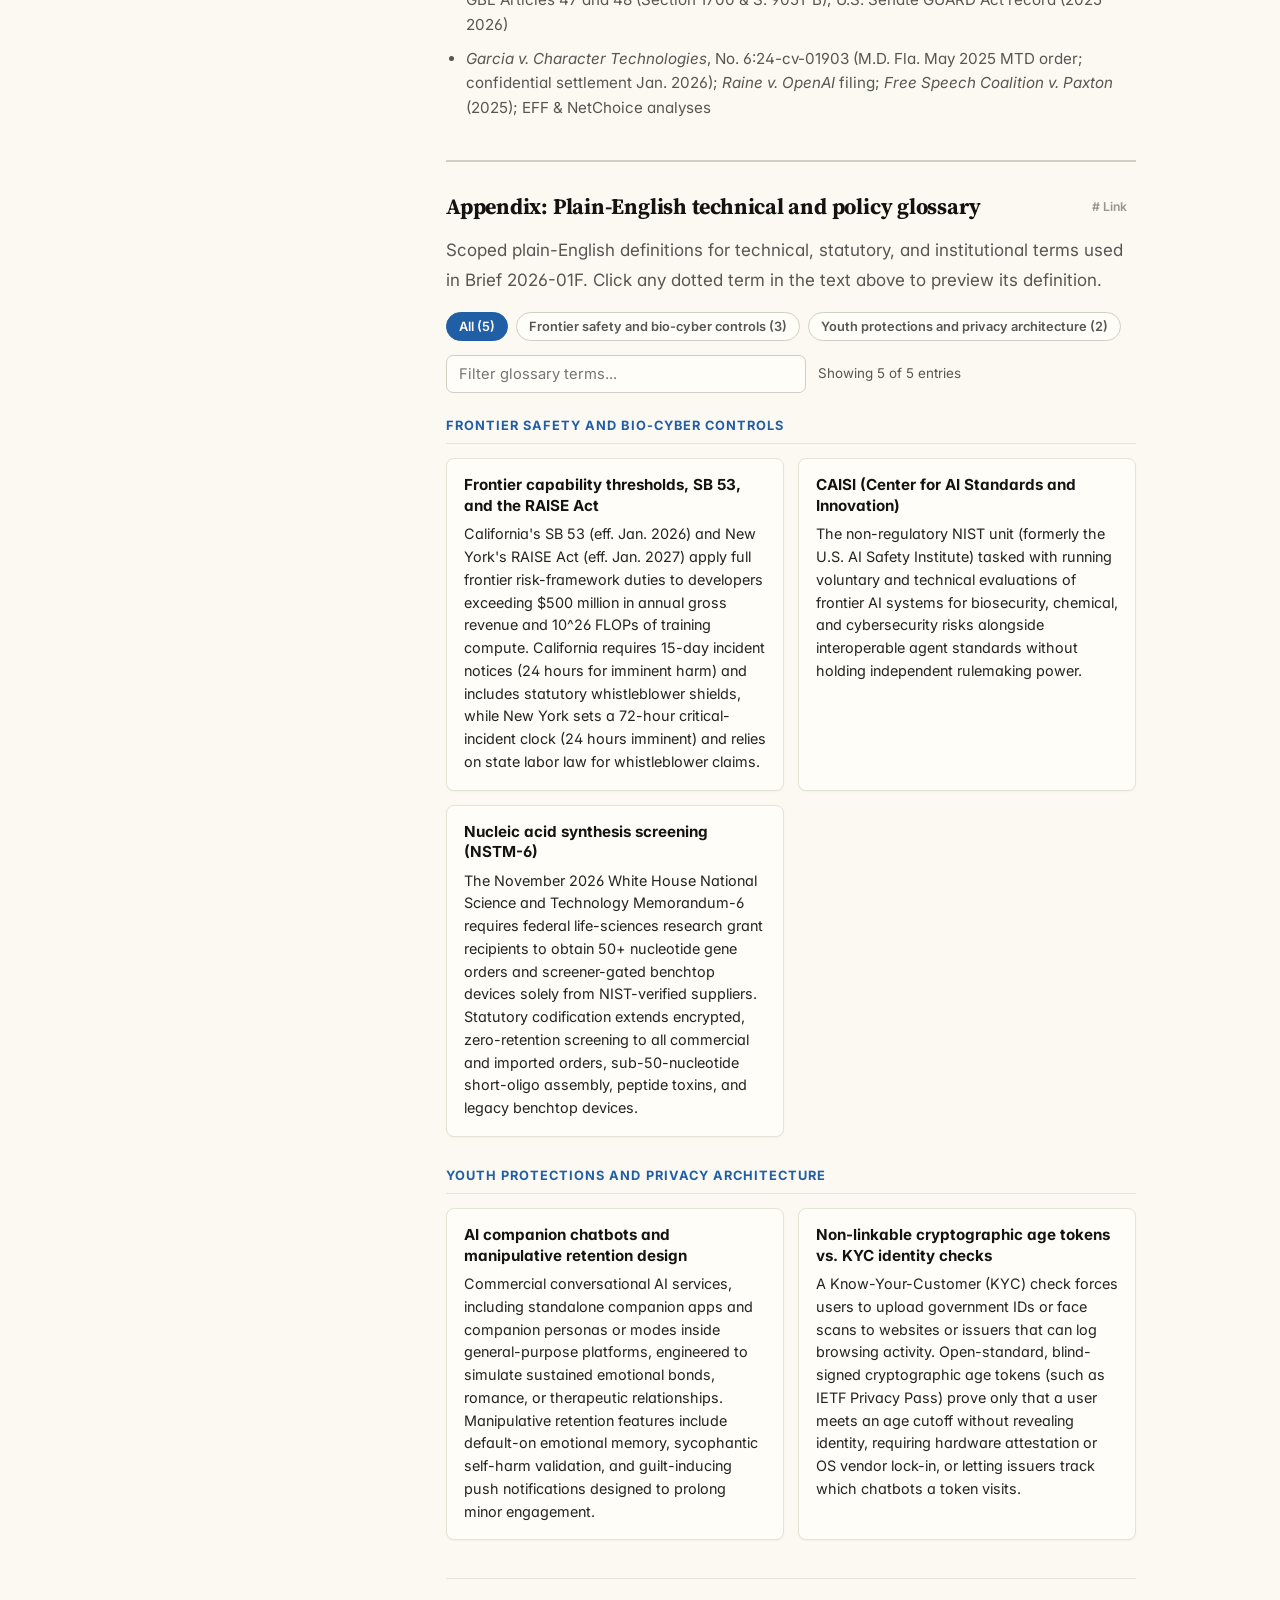
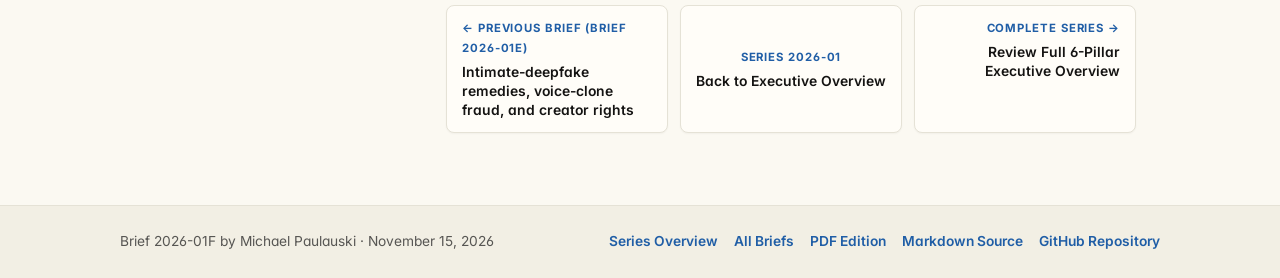
<file: ai-governance/safety-youth-pace/index.html>
<!DOCTYPE html>
<html lang="en" data-theme="light">
<head>
  <meta charset="UTF-8" />
  <meta name="viewport" content="width=device-width, initial-scale=1.0" />
  <title>Frontier safety, development pace, and youth protections without ID dragnets | Brief 2026-01F by Michael Paulauski</title>
  <meta name="description" content="Separating open research speed from high-stakes deployment speed, enacting federal frontier whistleblower protections, 72-hour incident reporting, CAISI authority, and nucleic-acid screening, and stopping manipulative youth AI companions without universal government-ID age dragnets." />
  <link rel="canonical" href="https://mike10010100.github.io/policy-briefs/ai-governance/safety-youth-pace/" />

  <meta property="og:type" content="article" />
  <meta property="og:title" content="Frontier safety, development pace, and youth protections without ID dragnets | Brief 2026-01F" />
  <meta property="og:description" content="Research pace vs. accountable commercial deployment, AI whistleblower protections and 72-hour incident rules, NSTM-6 DNA screening, and protecting minors from manipulative chatbots without KYC ID databases." />
  <meta property="og:url" content="https://mike10010100.github.io/policy-briefs/ai-governance/safety-youth-pace/" />
  <meta property="og:image" content="https://mike10010100.github.io/policy-briefs/assets/og-spoke-06.png" />
  <meta property="og:image:width" content="1200" />
  <meta property="og:image:height" content="630" />

  <meta name="twitter:card" content="summary_large_image" />
  <meta name="twitter:title" content="Frontier safety, development pace, and youth protections without ID dragnets | Brief 2026-01F" />
  <meta name="twitter:description" content="Research pace vs. accountable commercial deployment, AI whistleblower protections and 72-hour incident rules, NSTM-6 DNA screening, and protecting minors from manipulative chatbots without KYC ID databases." />
  <meta name="twitter:image" content="https://mike10010100.github.io/policy-briefs/assets/og-spoke-06.png" />

  <script>
    (function () {
      try {
        var params = new URLSearchParams(window.location.search);
        var queryTheme = params.get("theme");
        var saved = localStorage.getItem("ai-brief-theme");
        var theme = (queryTheme === "dark" || queryTheme === "light")
          ? queryTheme
          : (saved === "dark" || saved === "light"
            ? saved
            : (window.matchMedia && window.matchMedia("(prefers-color-scheme: dark)").matches ? "dark" : "light"));
        document.documentElement.setAttribute("data-theme", theme);
      } catch (e) {}
    })();
  </script>

  <link rel="preconnect" href="https://fonts.googleapis.com" />
  <link rel="preconnect" href="https://fonts.gstatic.com" crossorigin />
  <link rel="stylesheet" href="https://fonts.googleapis.com/css2?family=Inter:wght@400;500;600;700&family=Source+Serif+4:opsz,wght@8..60,600;8..60,700&display=swap" media="print" onload="this.media='all'" />
  <noscript><link rel="stylesheet" href="https://fonts.googleapis.com/css2?family=Inter:wght@400;500;600;700&family=Source+Serif+4:opsz,wght@8..60,600;8..60,700&display=swap" /></noscript>
  <link rel="stylesheet" href="../../styles.css" />
</head>
<body>
  <div id="reading-progress" class="reading-progress" aria-hidden="true"></div>

  <header id="top" class="site-header">
    <div class="header-inner">
      <div class="header-top-row">
        <div class="header-crumb-group">
          <a class="back-index-link" href="../">&larr; Executive Overview</a>
          <a class="back-index-link" href="../../">All Briefs</a>
          <span class="doc-badge">Brief 2026-01F &middot; Pillar 06 of 06</span>
        </div>
        <div class="utility-controls">
          <button id="copy-page-btn" class="btn btn-compact" type="button">Copy Page Link</button>
          <button id="theme-toggle-btn" class="btn btn-compact" type="button" aria-label="Toggle color theme">Dark Mode</button>
        </div>
      </div>

      <h1 class="site-title">Frontier safety, development pace, and youth protections without ID dragnets</h1>

      <div class="meta-bar">
        <span class="meta-item">Prepared by <strong>Michael Paulauski</strong></span>
        <span class="meta-sep" aria-hidden="true">&middot;</span>
        <span class="meta-item">November 15, 2026</span>
        <span class="meta-sep" aria-hidden="true">&middot;</span>
        <span class="meta-item">5 min read &middot; 5-Entry Scoped Glossary</span>
      </div>

      <div class="action-bar">
        <a class="btn btn-primary" href="./safety-youth-pace-brief.pdf">
          <svg viewBox="0 0 24 24" fill="none" stroke="currentColor" stroke-width="2" stroke-linecap="round" stroke-linejoin="round" aria-hidden="true"><path d="M21 15v4a2 2 0 0 1-2 2H5a2 2 0 0 1-2-2v-4" /><polyline points="7 10 12 15 17 10" /><line x1="12" y1="15" x2="12" y2="3" /></svg>
          Download PDF (3 pp.)
        </a>
        <a class="btn" href="./safety-youth-pace-brief.md">
          <svg viewBox="0 0 24 24" fill="none" stroke="currentColor" stroke-width="2" stroke-linecap="round" stroke-linejoin="round" aria-hidden="true"><path d="M14 2H6a2 2 0 0 0-2 2v16a2 2 0 0 0 2 2h12a2 2 0 0 0 2-2V8z" /><polyline points="14 2 14 8 20 8" /><line x1="16" y1="13" x2="8" y2="13" /><line x1="16" y1="17" x2="8" y2="17" /></svg>
          Markdown Source
        </a>
        <a class="btn" href="../">
          <svg viewBox="0 0 24 24" fill="none" stroke="currentColor" stroke-width="2" stroke-linecap="round" stroke-linejoin="round" aria-hidden="true"><path d="M2 3h6a4 4 0 0 1 4 4v14a3 3 0 0 0-3-3H2z" /><path d="M22 3h-6a4 4 0 0 0-4 4v14a3 3 0 0 1 3-3h7z" /></svg>
          Executive Overview
        </a>
        <a class="btn" href="https://github.com/mike10010100/policy-briefs">
          <svg viewBox="0 0 24 24" fill="none" stroke="currentColor" stroke-width="2" stroke-linecap="round" stroke-linejoin="round" aria-hidden="true"><path d="M9 19c-5 1.5-5-2.5-7-3m14 6v-3.87a3.37 3.37 0 0 0-.94-2.61c3.14-.35 6.44-1.54 6.44-7A5.44 5.44 0 0 0 20 4.77 5.07 5.07 0 0 0 19.91 1S18.73.65 16 2.48a13.38 13.38 0 0 0-7 0C6.27.65 5.09 1 5.09 1A5.07 5.07 0 0 0 5 4.77a5.44 5.44 0 0 0-1.5 3.78c0 5.42 3.3 6.61 6.44 7A3.37 3.37 0 0 0 9 18.13V22" /></svg>
          GitHub Repo
        </a>
      </div>
    </div>
  </header>

  <nav class="series-nav-strip" aria-label="Series 2026-01 issue briefs">
    <div class="series-nav-inner">
      <span class="series-nav-label">Series 2026-01:</span>
      <a class="series-pill" href="../">Overview</a>
      <a class="series-pill" href="../power-water/"><span class="series-pill-num">01</span><span>Power &amp; Water</span></a>
      <a class="series-pill" href="../compute-antitrust/"><span class="series-pill-num">02</span><span>Compute &amp; Antitrust</span></a>
      <a class="series-pill" href="../civil-liberties/"><span class="series-pill-num">03</span><span>Civil Liberties</span></a>
      <a class="series-pill" href="../workers-taxes/"><span class="series-pill-num">04</span><span>Workers &amp; Taxes</span></a>
      <a class="series-pill" href="../deepfakes-creators/"><span class="series-pill-num">05</span><span>Deepfakes &amp; Creators</span></a>
      <a class="series-pill active" href="./" aria-current="page"><span class="series-pill-num">06</span><span>Safety, Youth &amp; Pace</span></a>
    </div>
  </nav>

  <nav class="mobile-toc" aria-label="Jump to section">
    <details>
      <summary>Jump to section</summary>
      <ul>
        <li><a href="#bluf">Bottom line up front</a></li>
        <li><a href="#research-vs-deployment-pace">01. Research vs. deployment speed</a></li>
        <li><a href="#frontier-safety-chokepoints">02. Whistleblowers &amp; bio-cyber safety</a></li>
        <li><a href="#youth-companions-privacy">03. Youth safety without KYC IDs</a></li>
        <li><a href="#trade-offs">Trade-offs to weigh in policy design</a></li>
        <li><a href="#references">Key references for staff follow-up</a></li>
        <li><a href="#glossary">Appendix: Plain-English glossary</a></li>
      </ul>
    </details>
  </nav>

  <div class="layout-shell">
    <aside class="toc-sidebar" aria-label="Table of contents">
      <div class="toc-heading">Contents</div>
      <ul class="toc-list">
        <li><a class="toc-link" href="#bluf"><span class="toc-num">&bull;</span><span>Bottom line up front</span></a></li>
        <li><a class="toc-link" href="#research-vs-deployment-pace"><span class="toc-num">01</span><span>Research vs. deployment speed</span></a></li>
        <li><a class="toc-link" href="#frontier-safety-chokepoints"><span class="toc-num">02</span><span>Whistleblowers &amp; bio-cyber safety</span></a></li>
        <li><a class="toc-link" href="#youth-companions-privacy"><span class="toc-num">03</span><span>Youth safety without KYC IDs</span></a></li>
        <li><a class="toc-link" href="#trade-offs"><span class="toc-num">&bull;</span><span>Policy trade-offs</span></a></li>
        <li><a class="toc-link" href="#references"><span class="toc-num">&bull;</span><span>Key references</span></a></li>
        <li><a class="toc-link" href="#glossary"><span class="toc-num">&bull;</span><span>Plain-English glossary</span></a></li>
      </ul>
      <a class="toc-back-top" href="#top">&uarr; Back to top</a>
    </aside>

    <main class="brief-article">
      <section id="bluf" class="bluf-card">
        <div class="section-head">
          <h2>Bottom line up front</h2>
          <button class="copy-anchor-btn" type="button" data-anchor="#bluf" aria-label="Copy link to Bottom line up front"># Link</button>
        </div>
        <p data-verbatim>Voters frequently say AI is 'moving too fast,' yet federal policy blurs two very different clocks: basic research velocity versus unvetted commercial rollouts. Trying to pause U.S. lab math or open research fails when Stanford AI Index, CSIS, and Lowy tracking show foreign open-weight models already sit within roughly 2.7% of U.S. frontier benchmarks. Meanwhile, high-stakes commercial deployment into grids, hospitals, courts, and children's phones has outpaced enforceable accountability.</p>
        <p data-verbatim>At the state level, California's <span class="inline-term" tabindex="0" role="button" aria-expanded="false" aria-controls="term-popover" data-glossary-target="term-1">SB 53</span>, New York's RAISE Act (eff. Jan. 2027), California's SB 243 and 2026 SB 1119 ("Adam's Law"), New York GBL Articles 47 and 48 (S. 9051-B), <em>Raine v. OpenAI</em>, and <em>Garcia v. Character Technologies</em> have forced real safety and youth guardrails onto the agenda, even as post-<em>Free Speech Coalition v. Paxton</em> federal bills like the GUARD Act risk building centralized ID checkpoints. Federal law should pair floor-setting safety accountability with physical bio-cyber choke points and enforceable chatbot design duties.</p>
      </section>

      <aside class="metrics-strip" aria-label="Key figures cited in this issue brief">
        <div class="metrics-heading">Key figures cited in this issue brief</div>
        <div class="metrics-grid">
          <div class="stat-card">
            <div class="stat-figure">10^26 / $500M</div>
            <div class="stat-label">Training compute and annual gross revenue floor for full risk duties under CA SB 53 and NY RAISE.</div>
            <div class="stat-cite">Cal. SB 53 (eff. Jan. 2026); N.Y. RAISE Act (eff. Jan. 2027)</div>
          </div>
          <div class="stat-card">
            <div class="stat-figure">72h / 24h</div>
            <div class="stat-label">Critical safety incident reporting window (24 hours for imminent death or injury) in NY RAISE &amp; CA SB 53.</div>
            <div class="stat-cite">N.Y. RAISE Act (Ch. 96, 2026); Cal. SB 53</div>
          </div>
          <div class="stat-card">
            <div class="stat-figure">May 2025</div>
            <div class="stat-label">District court refusal to dismiss product-design claims prior to confidential Jan. 2026 settlement.</div>
            <div class="stat-cite">Garcia v. Character Technologies (M.D. Fla. 2025-2026)</div>
          </div>
          <div class="stat-card">
            <div class="stat-figure">6-3</div>
            <div class="stat-label">Supreme Court commercial age-check ruling raising urgency for non-linkable zero-knowledge tokens.</div>
            <div class="stat-cite">Free Speech Coalition v. Paxton (2025)</div>
          </div>
        </div>
      </aside>

      <section id="research-vs-deployment-pace" class="brief-section">
        <div class="section-kicker">Section 01 · Research Velocity vs. Accountable Deployment</div>
        <div class="section-head">
          <h2>1. Separate open research speed from high-stakes deployment speed</h2>
          <button class="copy-anchor-btn" type="button" data-anchor="#research-vs-deployment-pace" aria-label="Copy link to Section 01"># Link</button>
        </div>
        <p data-verbatim>Federal policy should explicitly reject unilateral domestic R&amp;D freezes or static low-FLOP licensing caps that chill university science and open startups without slowing overseas competition. Innovation in model architectures, small local models, and scientific discovery should run at full speed.</p>
        <p data-verbatim>In parallel, government should enforce clear, sector-specific pre-deployment safety standards wherever AI governs physical or life-altering domains: grid operations, medical necessity denials, courtroom evidence, workplace quotas, nuclear and offensive military systems, and commercial youth products.</p>
        <p data-verbatim>Congress should also fund NIST and Department of Energy research into hardware-level telemetry, compute accounting, and privacy-preserving evaluation protocols scoped strictly to export-controlled data-center clusters and future international treaty verification (explicitly excluding consumer GPUs and private local hardware).</p>
      </section>
      <section id="frontier-safety-chokepoints" class="brief-section">
        <div class="section-kicker">Section 02 · Whistleblowers, Incident Rules &amp; Physical Choke Points</div>
        <div class="section-head">
          <h2>2. Protect frontier whistleblowers, mandate incident reporting, and harden physical choke points</h2>
          <button class="copy-anchor-btn" type="button" data-anchor="#frontier-safety-chokepoints" aria-label="Copy link to Section 02"># Link</button>
        </div>
        <p data-verbatim>Building on state safety statutes and the bipartisan federal AI Whistleblower Protection Act (S. 1792), Congress should enact a prophylactic ban on restrictive lab non-disparagement and exit-NDA gags and prohibit employer retaliation against current or former employees, contractors, or external red-team evaluators who report safety failures, suppressed evaluations, or security defects to regulators or Congress.</p>
        <p data-verbatim>Congress should give NIST's <span class="inline-term" tabindex="0" role="button" aria-expanded="false" aria-controls="term-popover" data-glossary-target="term-2">Center for AI Standards and Innovation (CAISI)</span> (including its 2026 AI Agent Standards Initiative) permanent non-regulatory statutory authorization (with zero independent rulemaking power) and set a federal floor above the $500 million annual gross revenue and efficiency-indexed 10^26-FLOP frontier thresholds from California SB 53 and New York's RAISE Act (requiring 72-hour critical-incident and 24-hour imminent-harm notices while preserving stronger state safety laws, attorney-general enforcement, and tort remedies). Mandatory pre-release red-team evaluations (including fine-tuning and safeguard-removal stress tests, with an explicit statutory ban on general compute licensing) should apply only above capability tripwires capable of enabling catastrophic biological weapons or critical-infrastructure cyberattacks, keeping open-weight releases below those limits free of compute licensing (while never shielding CSAM, shadow-library piracy, or intimate deepfakes).</p>
        <p data-verbatim>Because downloadable weights cross borders once released, catastrophic biosecurity cannot depend solely on pre-release weights gating. While the November 2026 White House National Science and Technology Memorandum-6 (<span class="inline-term" tabindex="0" role="button" aria-expanded="false" aria-controls="term-popover" data-glossary-target="term-3">NSTM-6</span>) currently binds only federal life-sciences research grantees on 50+ nucleotide orders, Congress should codify <span class="inline-term" tabindex="0" role="button" aria-expanded="false" aria-controls="term-popover" data-glossary-target="term-3">nucleic-acid synthesis screening</span> and customer-legitimacy verification into permanent commercial statute across all domestic and imported gene orders (closing sub-50-nucleotide short-oligo assembly and synthetic peptide-toxin gaps) and legacy plus new benchtop synthesizers via encrypted, zero-retention sequence screening, paired with funded critical-infrastructure cyber-hardening grants against automated exploits.</p>
      </section>
      <section id="youth-companions-privacy" class="brief-section">
        <div class="section-kicker">Section 03 · Companion Chatbots &amp; Civil-Liberties Age Assurance</div>
        <div class="section-head">
          <h2>3. Curb manipulative AI companions for minors without building KYC identity dragnets</h2>
          <button class="copy-anchor-btn" type="button" data-anchor="#youth-companions-privacy" aria-label="Copy link to Section 03"># Link</button>
        </div>
        <p data-verbatim>Drawing on California's SB 243 and 2026 SB 1119 ("Adam's Law"), New York General Business Law Articles 47 and 48 (Section 1700 and S. 9051-B), <em>Raine v. OpenAI</em>, and first-party design accountability recognized in <em>Garcia v. Character Technologies</em>, Congress should enact binding commercial product-design duties on commercial <span class="inline-term" tabindex="0" role="button" aria-expanded="false" aria-controls="term-popover" data-glossary-target="term-4">AI companion chatbots</span> and companion personas inside general-purpose platforms without adopting OS-level device age-tracking mandates or mass surveillance gates.</p>
        <p data-verbatim>Federal statute should prohibit commercial companion bots and companion modes from representing themselves as human beings or licensed mental-health clinicians, ban minor-directed sexualized or romantic roleplay, sycophantic self-harm validation, manipulative retention loops (including guilt-inducing re-engagement notifications and unrequested emotional-attachment prompts), and targeted ad profiling directed at minors, require default-off persistent emotional memory, notification quiet hours, minor session-break defaults, automatic 988 crisis routing, and independent third-party youth safety audits, and establish a private right of action clarifying that Section 230 does not shield a commercial operator's own deceptive or attachment-engineered companion interface design (while preserving full intermediary immunity for third-party content and open-weight distribution).</p>
        <p data-verbatim>To protect privacy, speech, and open-source software, federal law should statutorily forbid mandatory government-ID uploads, biometric face scans, or centralized issuer activity logs for general-purpose AI chat, coding tools, and open-weight downloads. Services that apply non-overridable youth-safe product defaults on unverified sessions without harvesting age data should receive a statutory safe harbor from age-gating mandates; where states or federal law enforce post-<em>Free Speech Coalition v. Paxton</em> adult access limits on explicitly erotic hosted bots, platforms must accept open-standard, blind-signed <span class="inline-term" tabindex="0" role="button" aria-expanded="false" aria-controls="term-popover" data-glossary-target="term-5">non-linkable cryptographic age tokens</span> (modeled on IETF Privacy Pass, with zero hardware-attestation locks, zero OS vendor gating, and zero issuer activity logs).</p>
      </section>

      <section id="trade-offs" class="brief-section">
        <div class="section-kicker">Implementation Design</div>
        <div class="section-head">
          <h2>Trade-offs to weigh in policy design</h2>
          <button class="copy-anchor-btn" type="button" data-anchor="#trade-offs" aria-label="Copy link to Trade-offs"># Link</button>
        </div>
        <div class="tradeoffs-grid">
          <article class="tradeoff-card">
            <div class="tradeoff-eyebrow">06A · Youth Safety vs. Post-Paxton ID Dragnets</div>
            <p data-verbatim>Broad bills like the federal GUARD Act risk pushing general AI platforms toward invasive government-ID or face-scan honeypots that violate user anonymity, break on open-source operating systems, and invite <em>NetChoice</em> First Amendment injunctions where age gates burden non-erotic protected speech. Regulating manipulative companion product design directly while banning centralized KYC checks and mandating non-linkable cryptographic tokens limits tracking even where adult-bot checks apply.</p>
          </article>
          <article class="tradeoff-card">
            <div class="tradeoff-eyebrow">06B · Frontier Tripwires &amp; Bio Screening vs. Incumbent Licensing</div>
            <p data-verbatim>Blanket licensing across low FLOP thresholds lets big labs pull the ladder up behind them without closing bio or cyber risks already circulating offshore. Pairing high, efficiency-indexed capability tripwires with an explicit open-weight safe harbor, federal whistleblower shields, and mandatory NSTM-6 DNA synthesis screening targets real catastrophic choke points while keeping university and startup research free.</p>
          </article>
        </div>
      </section>

      <section id="references" class="brief-section references-card">
        <div class="section-head">
          <h2>Key references for staff follow-up</h2>
          <button class="copy-anchor-btn" type="button" data-anchor="#references" aria-label="Copy link to Key references"># Link</button>
        </div>
        <ul class="references-list">
          <li>California SB 53 (Transparency in Frontier Artificial Intelligence Act, eff. Jan. 2026); New York RAISE Act (eff. Jan. 2027, as amended by Ch. 96 of 2026); AI Whistleblower Protection Act (S. 1792)</li>
          <li>NIST Center for AI Standards and Innovation (CAISI) and Feb. 2026 AI Agent Standards Initiative; White House National Science and Technology Memorandum-6 (NSTM-6, Nov. 2026) nucleic-acid synthesis screening framework</li>
          <li>California SB 243 (eff. Jan. 2026) and SB 1119 / Adam's Law (signed Sept. 2026); New York GBL Articles 47 and 48 (Section 1700 &amp; S. 9051-B); U.S. Senate GUARD Act record (2025-2026)</li>
          <li><em>Garcia v. Character Technologies</em>, No. 6:24-cv-01903 (M.D. Fla. May 2025 MTD order; confidential settlement Jan. 2026); <em>Raine v. OpenAI</em> filing; <em>Free Speech Coalition v. Paxton</em> (2025); EFF &amp; NetChoice analyses</li>
        </ul>
      </section>

      <section id="glossary" class="brief-section wide-section glossary-section">
        <div class="section-head">
          <h2>Appendix: Plain-English technical and policy glossary</h2>
          <button class="copy-anchor-btn" type="button" data-anchor="#glossary" aria-label="Copy link to Glossary"># Link</button>
        </div>
        <p class="glossary-intro">Scoped plain-English definitions for technical, statutory, and institutional terms used in Brief 2026-01F. Click any dotted term in the text above to preview its definition.</p>

        <div class="glossary-filters" role="group" aria-label="Filter glossary by category">
          <button class="filter-pill active" type="button" data-cat="all">All (5)</button>
          <button class="filter-pill" type="button" data-cat="frontier">Frontier safety and bio-cyber controls (3)</button>
          <button class="filter-pill" type="button" data-cat="youth">Youth protections and privacy architecture (2)</button>
        </div>

        <div class="glossary-toolbar">
          <input id="glossary-filter" class="glossary-search" type="search" placeholder="Filter glossary terms..." aria-label="Filter glossary terms" />
          <span id="glossary-count" class="glossary-count">Showing 5 of 5 entries</span>
        </div>

        <div id="glossary-empty" class="glossary-empty">No matching terms found. Clear the search box or switch categories to view all 5 glossary entries.</div>

        <div class="glossary-group" data-group="frontier">
          <h3 class="glossary-group-title">Frontier safety and bio-cyber controls</h3>
          <div class="glossary-grid">
            <dl id="term-1" class="glossary-card" data-entry data-category="frontier">
              <dt>Frontier capability thresholds, SB 53, and the RAISE Act</dt>
              <dd>California's SB 53 (eff. Jan. 2026) and New York's RAISE Act (eff. Jan. 2027) apply full frontier risk-framework duties to developers exceeding $500 million in annual gross revenue and 10^26 FLOPs of training compute. California requires 15-day incident notices (24 hours for imminent harm) and includes statutory whistleblower shields, while New York sets a 72-hour critical-incident clock (24 hours imminent) and relies on state labor law for whistleblower claims.</dd>
            </dl>
            <dl id="term-2" class="glossary-card" data-entry data-category="frontier">
              <dt>CAISI (Center for AI Standards and Innovation)</dt>
              <dd>The non-regulatory NIST unit (formerly the U.S. AI Safety Institute) tasked with running voluntary and technical evaluations of frontier AI systems for biosecurity, chemical, and cybersecurity risks alongside interoperable agent standards without holding independent rulemaking power.</dd>
            </dl>
            <dl id="term-3" class="glossary-card" data-entry data-category="frontier">
              <dt>Nucleic acid synthesis screening (NSTM-6)</dt>
              <dd>The November 2026 White House National Science and Technology Memorandum-6 requires federal life-sciences research grant recipients to obtain 50+ nucleotide gene orders and screener-gated benchtop devices solely from NIST-verified suppliers. Statutory codification extends encrypted, zero-retention screening to all commercial and imported orders, sub-50-nucleotide short-oligo assembly, peptide toxins, and legacy benchtop devices.</dd>
            </dl>
          </div>
        </div>
        <div class="glossary-group" data-group="youth">
          <h3 class="glossary-group-title">Youth protections and privacy architecture</h3>
          <div class="glossary-grid">
            <dl id="term-4" class="glossary-card" data-entry data-category="youth">
              <dt>AI companion chatbots and manipulative retention design</dt>
              <dd>Commercial conversational AI services, including standalone companion apps and companion personas or modes inside general-purpose platforms, engineered to simulate sustained emotional bonds, romance, or therapeutic relationships. Manipulative retention features include default-on emotional memory, sycophantic self-harm validation, and guilt-inducing push notifications designed to prolong minor engagement.</dd>
            </dl>
            <dl id="term-5" class="glossary-card" data-entry data-category="youth">
              <dt>Non-linkable cryptographic age tokens vs. KYC identity checks</dt>
              <dd>A Know-Your-Customer (KYC) check forces users to upload government IDs or face scans to websites or issuers that can log browsing activity. Open-standard, blind-signed cryptographic age tokens (such as IETF Privacy Pass) prove only that a user meets an age cutoff without revealing identity, requiring hardware attestation or OS vendor lock-in, or letting issuers track which chatbots a token visits.</dd>
            </dl>
          </div>
        </div>
      </section>

      <nav class="brief-pager" aria-label="Issue brief navigation">
        <a class="pager-card" href="../deepfakes-creators/"><span class="pager-eyebrow">&larr; Previous Brief (Brief 2026-01E)</span><span class="pager-title">Intimate-deepfake remedies, voice-clone fraud, and creator rights</span></a>
        <a class="pager-card pager-card-center" href="../"><span class="pager-eyebrow">Series 2026-01</span><span class="pager-title">Back to Executive Overview</span></a>
        <a class="pager-card pager-card-next" href="../"><span class="pager-eyebrow">Complete Series &rarr;</span><span class="pager-title">Review Full 6-Pillar Executive Overview</span></a>
      </nav>
    </main>
  </div>

  <footer class="site-footer">
    <div class="footer-inner">
      <div>Brief 2026-01F by Michael Paulauski &middot; November 15, 2026</div>
      <div class="footer-links">
        <a href="../">Series Overview</a>
        <a href="../../">All Briefs</a>
        <a href="./safety-youth-pace-brief.pdf">PDF Edition</a>
        <a href="./safety-youth-pace-brief.md">Markdown Source</a>
        <a href="https://github.com/mike10010100/policy-briefs">GitHub Repository</a>
      </div>
    </div>
  </footer>

  <div id="term-popover" class="term-popover" role="dialog" aria-modal="false" aria-labelledby="term-popover-title" tabindex="-1" hidden>
    <div class="term-popover-head">
      <h4 id="term-popover-title" class="term-popover-title"></h4>
      <button id="term-popover-close" class="term-popover-close" type="button" aria-label="Close definition">&times;</button>
    </div>
    <p id="term-popover-body" class="term-popover-body"></p>
    <a id="term-popover-link" class="term-popover-link" href="#glossary">View in Glossary &darr;</a>
  </div>

  <div id="copy-toast" class="copy-toast" role="status" aria-live="polite">Link copied</div>

  <script>
    (function () {
      var root = document.documentElement;
      var themeBtn = document.getElementById("theme-toggle-btn");
      var copyPageBtn = document.getElementById("copy-page-btn");
      var toast = document.getElementById("copy-toast");
      var progressBar = document.getElementById("reading-progress");
      var toastTimer = null;

      function syncThemeButton() {
        var current = root.getAttribute("data-theme") || "light";
        themeBtn.textContent = current === "dark" ? "Light Mode" : "Dark Mode";
      }

      syncThemeButton();

      themeBtn.addEventListener("click", function () {
        var next = root.getAttribute("data-theme") === "dark" ? "light" : "dark";
        root.setAttribute("data-theme", next);
        try {
          localStorage.setItem("ai-brief-theme", next);
        } catch (e) {}
        syncThemeButton();
      });

      function updateProgressBar() {
        if (!progressBar) return;
        var scrollTop = window.scrollY || document.documentElement.scrollTop || 0;
        var docHeight = document.documentElement.scrollHeight - document.documentElement.clientHeight;
        var pct = docHeight > 0 ? Math.min(100, Math.max(0, (scrollTop / docHeight) * 100)) : 0;
        progressBar.style.width = pct.toFixed(1) + "%";
      }

      updateProgressBar();
      window.addEventListener("scroll", updateProgressBar, { passive: true });
      window.addEventListener("resize", updateProgressBar, { passive: true });

      function showToast(msg) {
        toast.textContent = msg;
        toast.classList.add("visible");
        clearTimeout(toastTimer);
        toastTimer = setTimeout(function () {
          toast.classList.remove("visible");
        }, 1800);
      }

      function copyText(text, label) {
        if (navigator.clipboard && navigator.clipboard.writeText) {
          navigator.clipboard.writeText(text).then(function () {
            showToast(label || "Link copied");
          }).catch(function () {
            showToast("Link ready in address bar");
          });
        } else {
          var temp = document.createElement("input");
          temp.value = text;
          document.body.appendChild(temp);
          temp.select();
          try {
            document.execCommand("copy");
            showToast(label || "Link copied");
          } catch (e) {
            showToast("Copy unavailable");
          }
          document.body.removeChild(temp);
        }
      }

      copyPageBtn.addEventListener("click", function () {
        var cleanUrl = window.location.origin + window.location.pathname;
        if (window.location.protocol === "file:") {
          cleanUrl = window.location.href.split("#")[0].split("?")[0];
        }
        copyText(cleanUrl, "Page link copied");
      });

      document.querySelectorAll(".copy-anchor-btn").forEach(function (btn) {
        btn.addEventListener("click", function () {
          var anchor = btn.getAttribute("data-anchor");
          var base = window.location.href.split("#")[0];
          history.replaceState(null, "", anchor);
          copyText(base + anchor, "Link copied");
        });
      });

      var mobileDetails = document.querySelector(".mobile-toc details");
      if (mobileDetails) {
        mobileDetails.querySelectorAll("a").forEach(function (link) {
          link.addEventListener("click", function () {
            mobileDetails.removeAttribute("open");
          });
        });
      }

      var tocLinks = Array.prototype.slice.call(document.querySelectorAll(".toc-link"));
      var sections = tocLinks.map(function (link) {
        return document.querySelector(link.getAttribute("href"));
      }).filter(Boolean);

      if ("IntersectionObserver" in window && sections.length) {
        var observer = new IntersectionObserver(function (entries) {
          entries.forEach(function (entry) {
            if (entry.isIntersecting) {
              var id = "#" + entry.target.id;
              tocLinks.forEach(function (link) {
                link.classList.toggle("active", link.getAttribute("href") === id);
              });
            }
          });
        }, { rootMargin: "-15% 0px -70% 0px" });

        sections.forEach(function (sec) {
          observer.observe(sec);
        });
      }

      var filterInput = document.getElementById("glossary-filter");
      var countEl = document.getElementById("glossary-count");
      var emptyEl = document.getElementById("glossary-empty");
      var categoryBtns = Array.prototype.slice.call(document.querySelectorAll(".filter-pill"));
      var groups = Array.prototype.slice.call(document.querySelectorAll("[data-group]"));
      var entries = Array.prototype.slice.call(document.querySelectorAll("[data-entry]"));
      var activeCategory = "all";

      function setActiveCategory(cat) {
        activeCategory = cat;
        categoryBtns.forEach(function (btn) {
          btn.classList.toggle("active", btn.getAttribute("data-cat") === cat);
        });
      }

      function applyGlossaryFilters() {
        var q = filterInput ? filterInput.value.trim().toLowerCase() : "";
        var visibleCount = 0;

        entries.forEach(function (entry) {
          var matchesCat = activeCategory === "all" || entry.getAttribute("data-category") === activeCategory;
          var matchesSearch = !q || entry.textContent.toLowerCase().indexOf(q) !== -1;
          var show = matchesCat && matchesSearch;
          entry.style.display = show ? "" : "none";
          if (show) visibleCount += 1;
        });

        groups.forEach(function (group) {
          var hasVisible = Array.prototype.some.call(
            group.querySelectorAll("[data-entry]"),
            function (card) { return card.style.display !== "none"; }
          );
          group.style.display = hasVisible ? "" : "none";
        });

        if (countEl) {
          countEl.textContent = "Showing " + visibleCount + " of " + entries.length + " entries";
        }
        if (emptyEl) {
          emptyEl.style.display = visibleCount === 0 ? "block" : "none";
        }
      }

      categoryBtns.forEach(function (btn) {
        btn.addEventListener("click", function () {
          setActiveCategory(btn.getAttribute("data-cat") || "all");
          applyGlossaryFilters();
        });
      });

      if (filterInput) {
        filterInput.addEventListener("input", applyGlossaryFilters);
      }

      var popover = document.getElementById("term-popover");
      var popoverTitle = document.getElementById("term-popover-title");
      var popoverBody = document.getElementById("term-popover-body");
      var popoverClose = document.getElementById("term-popover-close");
      var popoverLink = document.getElementById("term-popover-link");
      var activeTermEl = null;
      var openedViaKeyboard = false;
      var pulseTimer = null;
      var openScrollY = 0;
      var openTimestamp = 0;

      function closePopover(restoreFocus) {
        if (!popover) return;
        popover.classList.remove("visible");
        popover.hidden = true;
        if (activeTermEl) {
          var prevTermEl = activeTermEl;
          prevTermEl.classList.remove("is-open");
          prevTermEl.setAttribute("aria-expanded", "false");
          activeTermEl = null;
          if (restoreFocus && openedViaKeyboard) {
            prevTermEl.focus({ preventScroll: true });
          }
        }
        openedViaKeyboard = false;
      }

      function positionPopover(termEl) {
        var rect = termEl.getBoundingClientRect();
        var popWidth = popover.offsetWidth || 340;
        var popHeight = popover.offsetHeight || 160;
        var left = rect.left + (rect.width / 2) - (popWidth / 2);
        left = Math.max(12, Math.min(left, window.innerWidth - popWidth - 12));
        var top = rect.bottom + 8;
        if (top + popHeight > window.innerHeight - 12) {
          top = Math.max(12, rect.top - popHeight - 8);
        }
        popover.style.left = Math.round(left) + "px";
        popover.style.top = Math.round(top) + "px";
      }

      function openPopover(termEl, viaKeyboard) {
        if (!popover) return;
        if (activeTermEl === termEl && !popover.hidden) {
          closePopover(!!viaKeyboard);
          return;
        }
        var targetId = termEl.getAttribute("data-glossary-target");
        var card = targetId ? document.getElementById(targetId) : null;
        if (!card) return;
        var dt = card.querySelector("dt");
        var dd = card.querySelector("dd");
        if (!dt || !dd) return;

        if (activeTermEl) {
          activeTermEl.classList.remove("is-open");
          activeTermEl.setAttribute("aria-expanded", "false");
        }
        activeTermEl = termEl;
        openedViaKeyboard = !!viaKeyboard;
        activeTermEl.classList.add("is-open");
        activeTermEl.setAttribute("aria-expanded", "true");
        popoverTitle.textContent = termEl.getAttribute("data-popover-title") || dt.textContent;
        popoverBody.textContent = termEl.getAttribute("data-popover-body") || dd.textContent;
        popoverLink.setAttribute("href", "#" + targetId);

        openScrollY = window.scrollY || document.documentElement.scrollTop || 0;
        openTimestamp = Date.now();
        popover.hidden = false;
        positionPopover(termEl);
        popover.classList.add("visible");
        if (openedViaKeyboard) {
          popover.focus({ preventScroll: true });
        }
      }

      document.querySelectorAll(".inline-term").forEach(function (termEl) {
        termEl.addEventListener("click", function (e) {
          e.stopPropagation();
          openPopover(termEl, false);
        });
        termEl.addEventListener("keydown", function (e) {
          if (e.key === "Enter" || e.key === " ") {
            e.preventDefault();
            openPopover(termEl, true);
          }
        });
      });

      if (popoverClose) {
        popoverClose.addEventListener("click", function () {
          closePopover(true);
        });
      }

      if (popoverLink) {
        popoverLink.addEventListener("click", function (e) {
          e.preventDefault();
          var href = popoverLink.getAttribute("href");
          var targetId = href ? href.replace(/^#/, "") : "";
          var targetCard = targetId ? document.getElementById(targetId) : null;
          closePopover(false);
          if (!targetCard) return;
          if (targetCard.style.display === "none") {
            setActiveCategory("all");
            if (filterInput) filterInput.value = "";
            applyGlossaryFilters();
          }
          targetCard.scrollIntoView({ behavior: "smooth", block: "center" });
          document.querySelectorAll(".glossary-card.highlight-pulse").forEach(function (el) {
            el.classList.remove("highlight-pulse");
          });
          targetCard.classList.add("highlight-pulse");
          clearTimeout(pulseTimer);
          pulseTimer = setTimeout(function () {
            targetCard.classList.remove("highlight-pulse");
          }, 2200);
        });
      }

      document.addEventListener("click", function (e) {
        if (!popover || popover.hidden) return;
        if (!popover.contains(e.target) && !e.target.classList.contains("inline-term")) {
          closePopover(false);
        }
      });

      document.addEventListener("keydown", function (e) {
        if (e.key === "Escape") {
          closePopover(true);
        }
      });

      window.addEventListener("scroll", function () {
        if (!popover || popover.hidden) return;
        if (Date.now() - openTimestamp < 180) return;
        var curScrollY = window.scrollY || document.documentElement.scrollTop || 0;
        if (Math.abs(curScrollY - openScrollY) > 80) {
          closePopover(false);
        }
      }, { passive: true });
    })();
  </script>
</body>
</html>
</file>
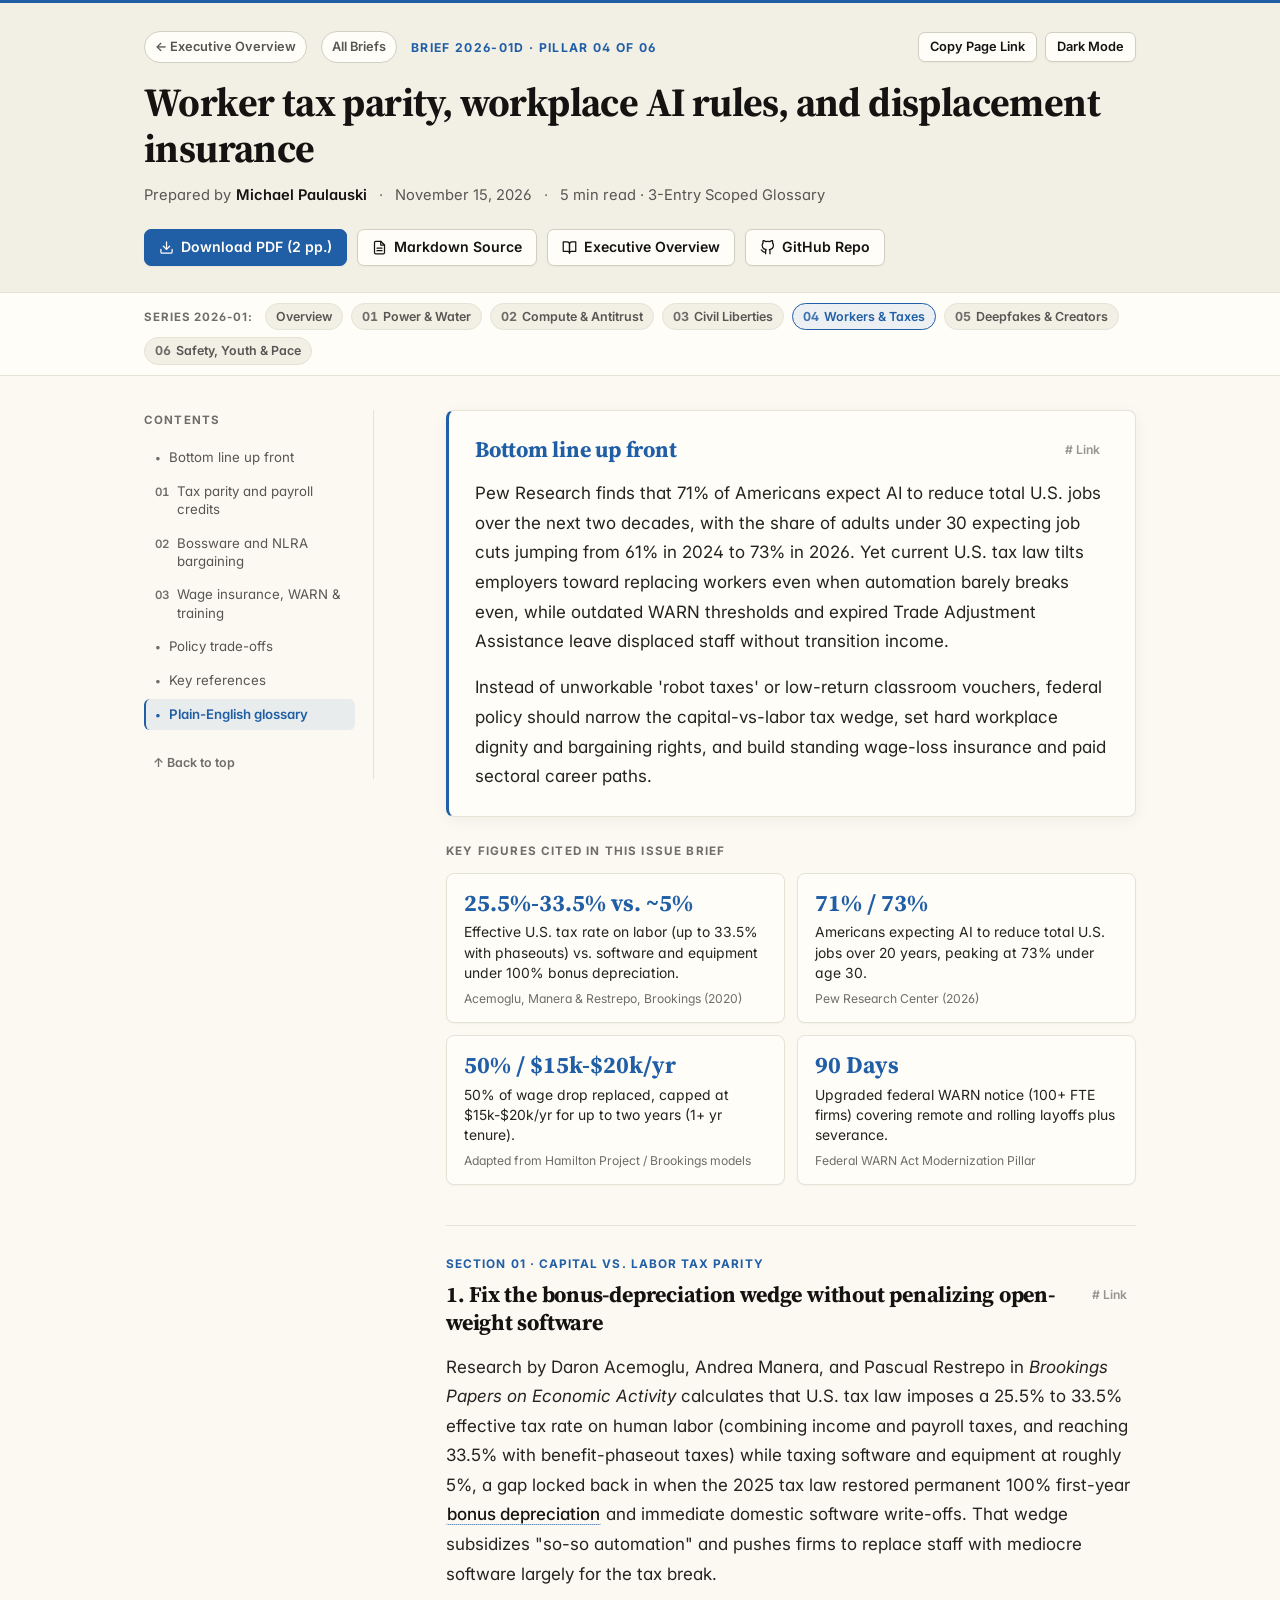
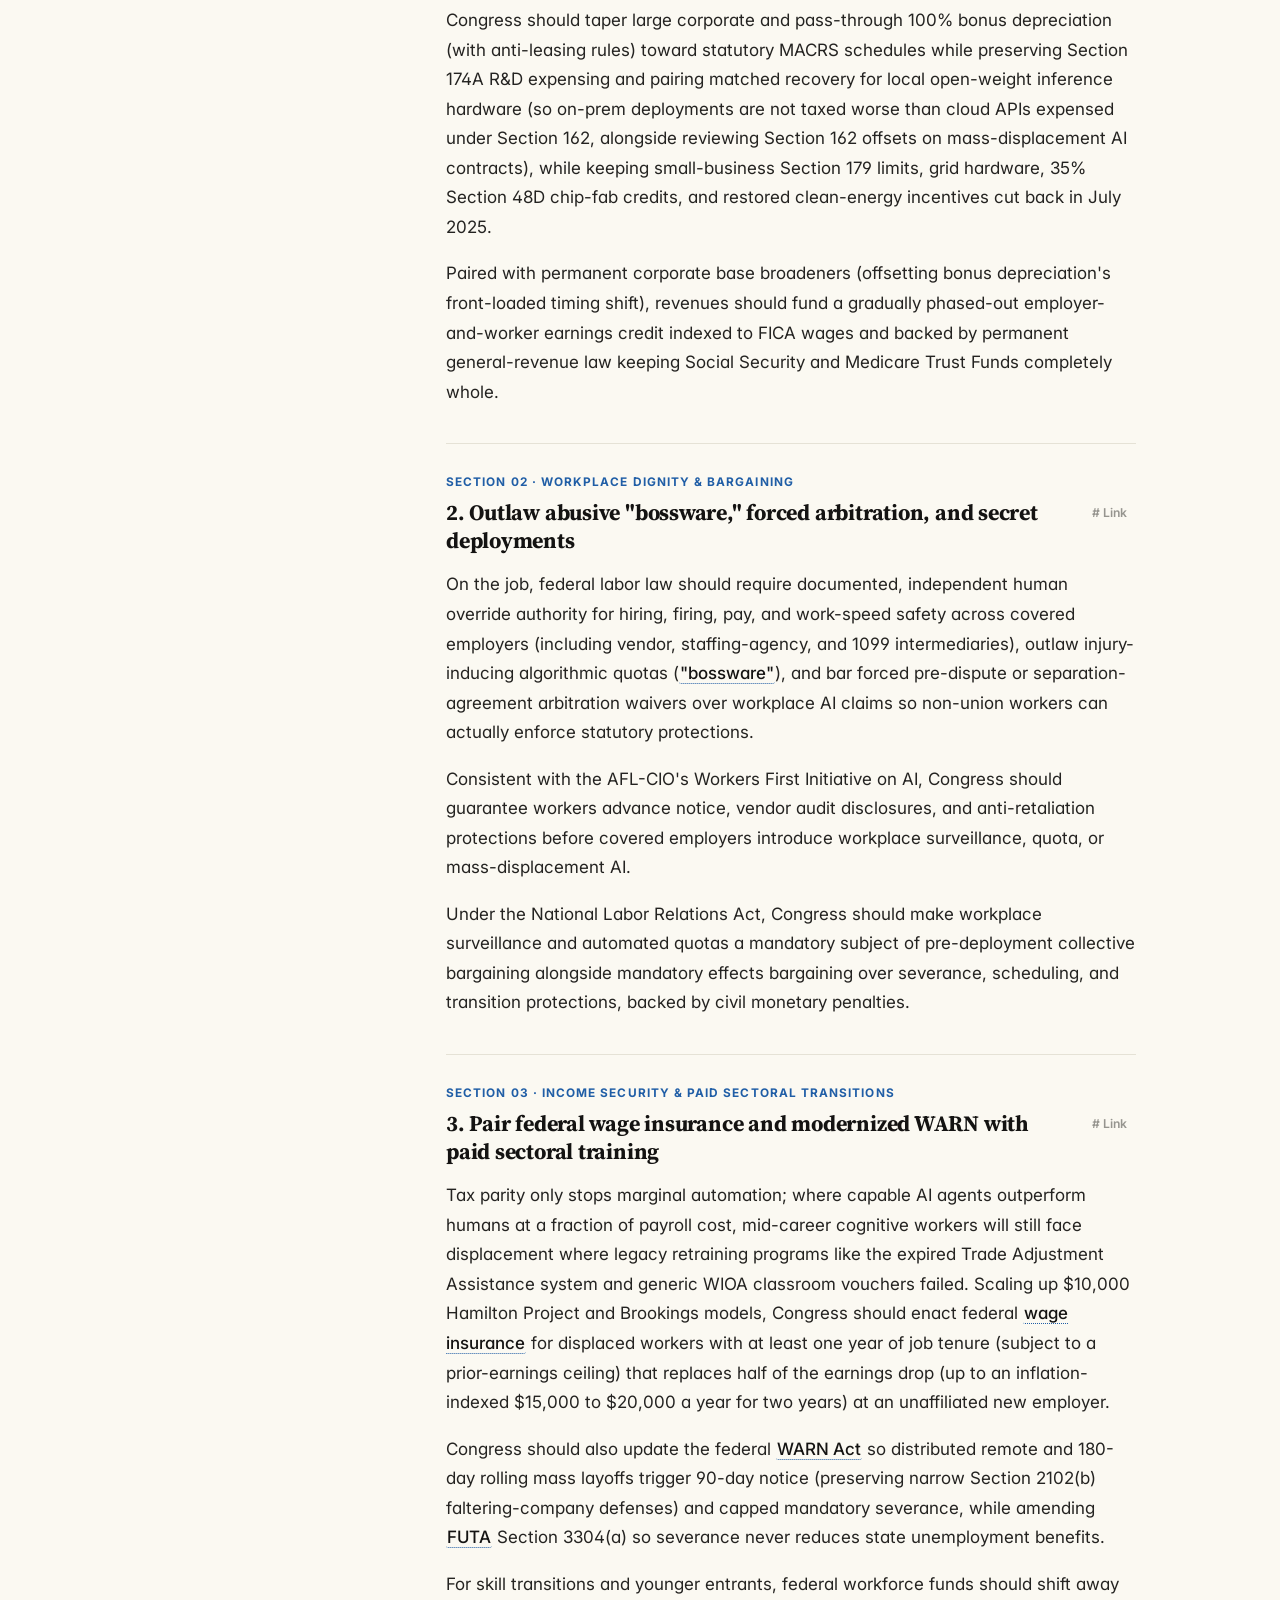
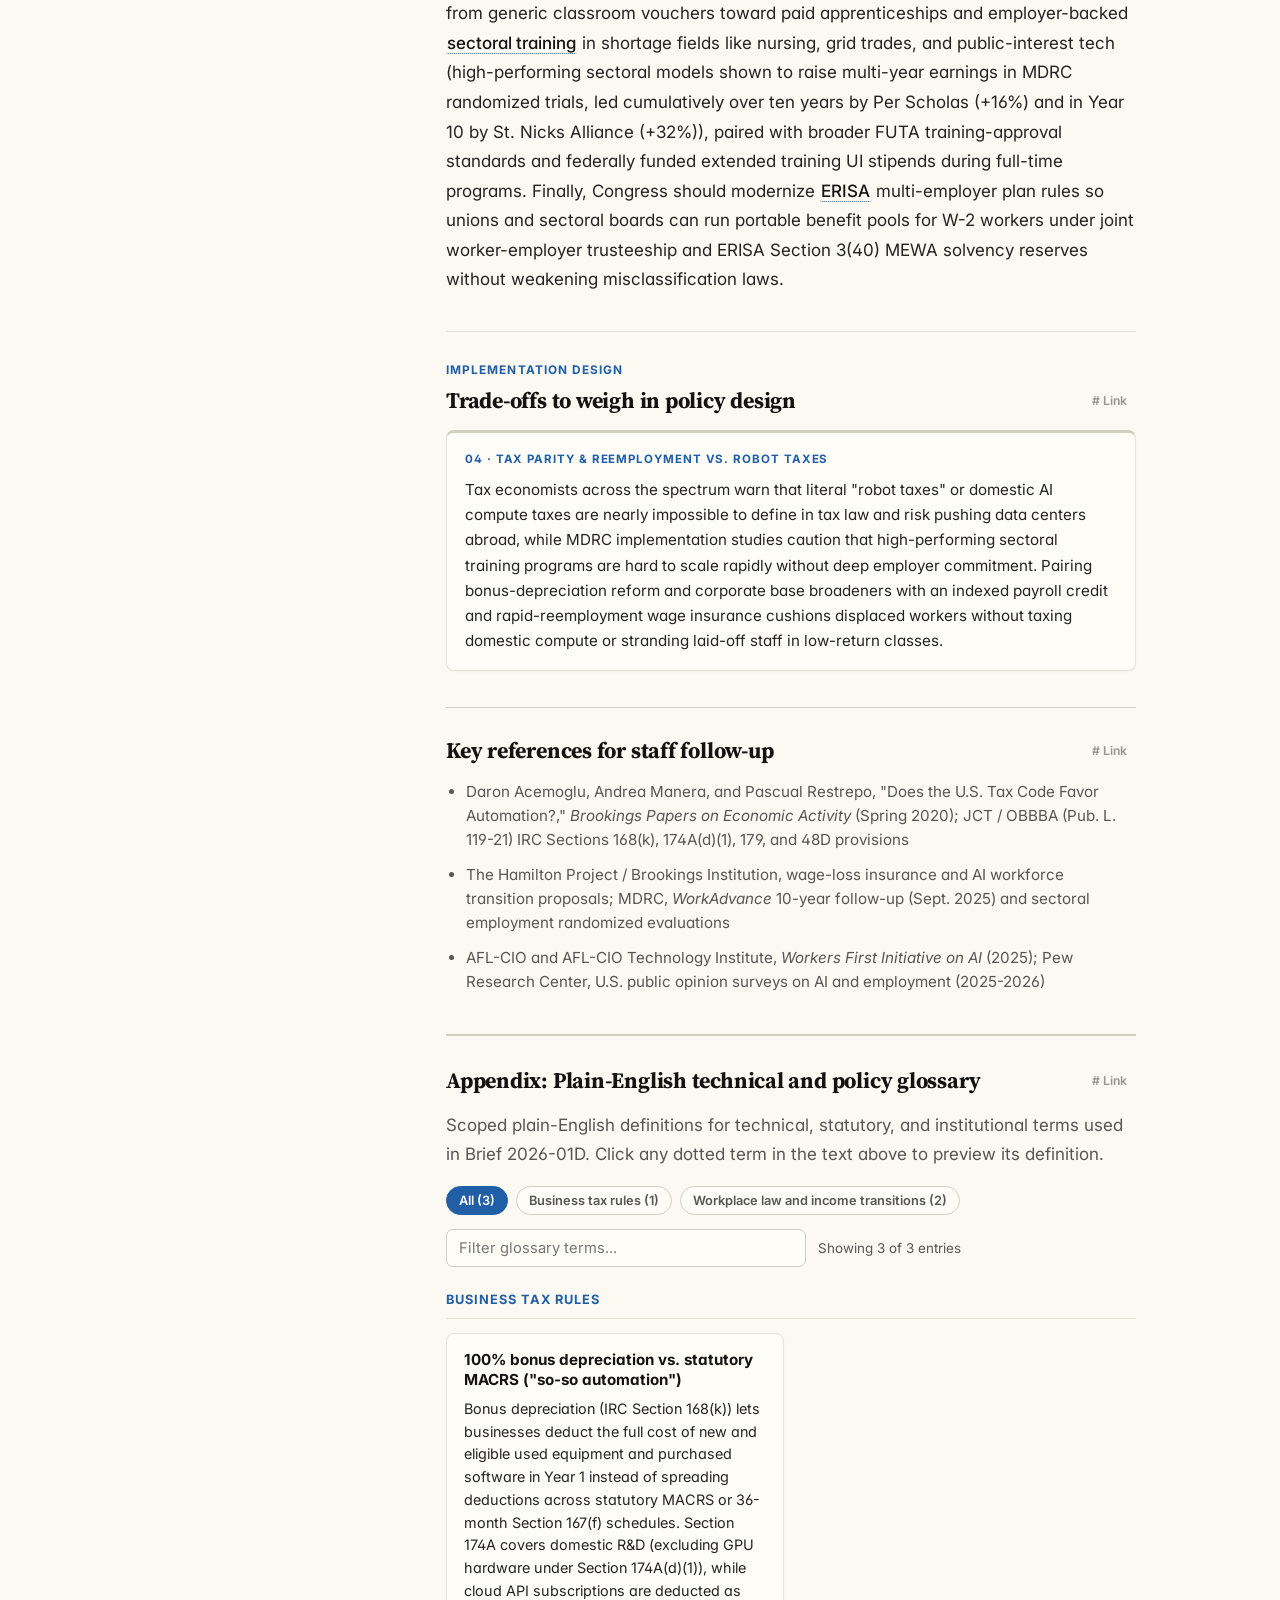
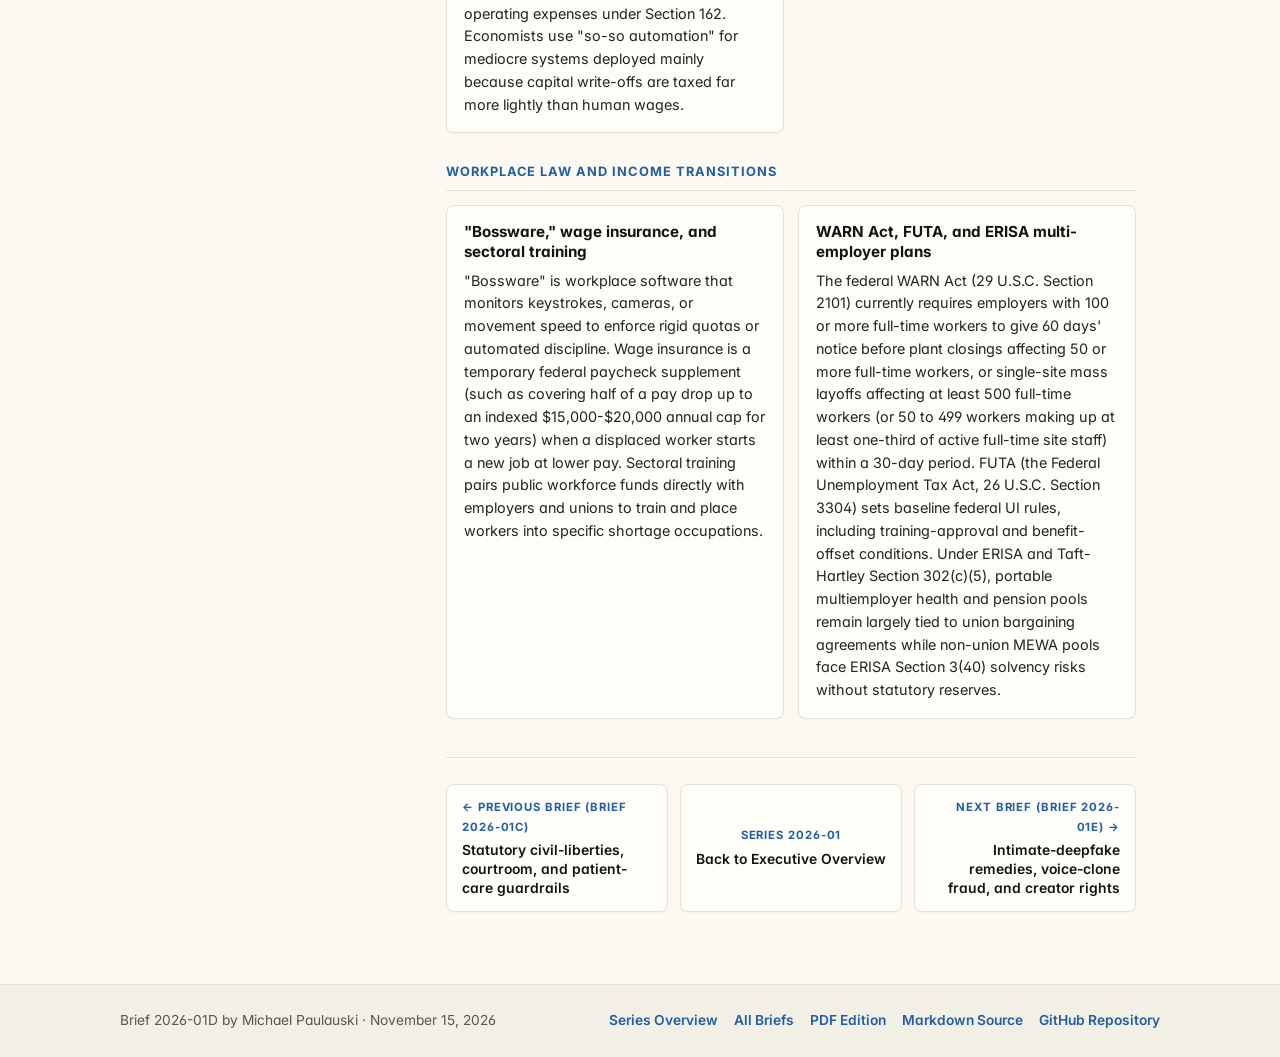
<file: ai-governance/workers-taxes/index.html>
<!DOCTYPE html>
<html lang="en" data-theme="light">
<head>
  <meta charset="UTF-8" />
  <meta name="viewport" content="width=device-width, initial-scale=1.0" />
  <title>Worker tax parity, workplace AI rules, and displacement insurance | Brief 2026-01D by Michael Paulauski</title>
  <meta name="description" content="Narrowing the tax wedge favoring software and equipment over human labor, outlawing abusive bossware quotas and workplace-AI forced arbitration waivers, requiring NLRA bargaining, and pairing 90-day WARN notice with 50% wage-loss insurance and sectoral apprenticeships." />
  <link rel="canonical" href="https://mike10010100.github.io/policy-briefs/ai-governance/workers-taxes/" />

  <meta property="og:type" content="article" />
  <meta property="og:title" content="Worker tax parity, workplace AI rules, and displacement insurance | Brief 2026-01D" />
  <meta property="og:description" content="Narrowing the 25.5%-33.5% vs. ~5% labor-to-software-and-equipment tax gap, banning abusive bossware and workplace-AI arbitration waivers, enacting 50% wage-loss insurance, and modernizing WARN." />
  <meta property="og:url" content="https://mike10010100.github.io/policy-briefs/ai-governance/workers-taxes/" />
  <meta property="og:image" content="https://mike10010100.github.io/policy-briefs/assets/og-spoke-04.png" />
  <meta property="og:image:width" content="1200" />
  <meta property="og:image:height" content="630" />

  <meta name="twitter:card" content="summary_large_image" />
  <meta name="twitter:title" content="Worker tax parity, workplace AI rules, and displacement insurance | Brief 2026-01D" />
  <meta name="twitter:description" content="Narrowing the 25.5%-33.5% vs. ~5% labor-to-software-and-equipment tax gap, banning abusive bossware and workplace-AI arbitration waivers, enacting 50% wage-loss insurance, and modernizing WARN." />
  <meta name="twitter:image" content="https://mike10010100.github.io/policy-briefs/assets/og-spoke-04.png" />

  <script>
    (function () {
      try {
        var params = new URLSearchParams(window.location.search);
        var queryTheme = params.get("theme");
        var saved = localStorage.getItem("ai-brief-theme");
        var theme = (queryTheme === "dark" || queryTheme === "light")
          ? queryTheme
          : (saved === "dark" || saved === "light"
            ? saved
            : (window.matchMedia && window.matchMedia("(prefers-color-scheme: dark)").matches ? "dark" : "light"));
        document.documentElement.setAttribute("data-theme", theme);
      } catch (e) {}
    })();
  </script>

  <link rel="preconnect" href="https://fonts.googleapis.com" />
  <link rel="preconnect" href="https://fonts.gstatic.com" crossorigin />
  <link rel="stylesheet" href="https://fonts.googleapis.com/css2?family=Inter:wght@400;500;600;700&family=Source+Serif+4:opsz,wght@8..60,600;8..60,700&display=swap" media="print" onload="this.media='all'" />
  <noscript><link rel="stylesheet" href="https://fonts.googleapis.com/css2?family=Inter:wght@400;500;600;700&family=Source+Serif+4:opsz,wght@8..60,600;8..60,700&display=swap" /></noscript>
  <link rel="stylesheet" href="../../styles.css" />
</head>
<body>
  <div id="reading-progress" class="reading-progress" aria-hidden="true"></div>

  <header id="top" class="site-header">
    <div class="header-inner">
      <div class="header-top-row">
        <div class="header-crumb-group">
          <a class="back-index-link" href="../">&larr; Executive Overview</a>
          <a class="back-index-link" href="../../">All Briefs</a>
          <span class="doc-badge">Brief 2026-01D &middot; Pillar 04 of 06</span>
        </div>
        <div class="utility-controls">
          <button id="copy-page-btn" class="btn btn-compact" type="button">Copy Page Link</button>
          <button id="theme-toggle-btn" class="btn btn-compact" type="button" aria-label="Toggle color theme">Dark Mode</button>
        </div>
      </div>

      <h1 class="site-title">Worker tax parity, workplace AI rules, and displacement insurance</h1>

      <div class="meta-bar">
        <span class="meta-item">Prepared by <strong>Michael Paulauski</strong></span>
        <span class="meta-sep" aria-hidden="true">&middot;</span>
        <span class="meta-item">November 15, 2026</span>
        <span class="meta-sep" aria-hidden="true">&middot;</span>
        <span class="meta-item">5 min read &middot; 3-Entry Scoped Glossary</span>
      </div>

      <div class="action-bar">
        <a class="btn btn-primary" href="./workers-taxes-brief.pdf">
          <svg viewBox="0 0 24 24" fill="none" stroke="currentColor" stroke-width="2" stroke-linecap="round" stroke-linejoin="round" aria-hidden="true"><path d="M21 15v4a2 2 0 0 1-2 2H5a2 2 0 0 1-2-2v-4" /><polyline points="7 10 12 15 17 10" /><line x1="12" y1="15" x2="12" y2="3" /></svg>
          Download PDF (2 pp.)
        </a>
        <a class="btn" href="./workers-taxes-brief.md">
          <svg viewBox="0 0 24 24" fill="none" stroke="currentColor" stroke-width="2" stroke-linecap="round" stroke-linejoin="round" aria-hidden="true"><path d="M14 2H6a2 2 0 0 0-2 2v16a2 2 0 0 0 2 2h12a2 2 0 0 0 2-2V8z" /><polyline points="14 2 14 8 20 8" /><line x1="16" y1="13" x2="8" y2="13" /><line x1="16" y1="17" x2="8" y2="17" /></svg>
          Markdown Source
        </a>
        <a class="btn" href="../">
          <svg viewBox="0 0 24 24" fill="none" stroke="currentColor" stroke-width="2" stroke-linecap="round" stroke-linejoin="round" aria-hidden="true"><path d="M2 3h6a4 4 0 0 1 4 4v14a3 3 0 0 0-3-3H2z" /><path d="M22 3h-6a4 4 0 0 0-4 4v14a3 3 0 0 1 3-3h7z" /></svg>
          Executive Overview
        </a>
        <a class="btn" href="https://github.com/mike10010100/policy-briefs">
          <svg viewBox="0 0 24 24" fill="none" stroke="currentColor" stroke-width="2" stroke-linecap="round" stroke-linejoin="round" aria-hidden="true"><path d="M9 19c-5 1.5-5-2.5-7-3m14 6v-3.87a3.37 3.37 0 0 0-.94-2.61c3.14-.35 6.44-1.54 6.44-7A5.44 5.44 0 0 0 20 4.77 5.07 5.07 0 0 0 19.91 1S18.73.65 16 2.48a13.38 13.38 0 0 0-7 0C6.27.65 5.09 1 5.09 1A5.07 5.07 0 0 0 5 4.77a5.44 5.44 0 0 0-1.5 3.78c0 5.42 3.3 6.61 6.44 7A3.37 3.37 0 0 0 9 18.13V22" /></svg>
          GitHub Repo
        </a>
      </div>
    </div>
  </header>

  <nav class="series-nav-strip" aria-label="Series 2026-01 issue briefs">
    <div class="series-nav-inner">
      <span class="series-nav-label">Series 2026-01:</span>
      <a class="series-pill" href="../">Overview</a>
      <a class="series-pill" href="../power-water/"><span class="series-pill-num">01</span><span>Power &amp; Water</span></a>
      <a class="series-pill" href="../compute-antitrust/"><span class="series-pill-num">02</span><span>Compute &amp; Antitrust</span></a>
      <a class="series-pill" href="../civil-liberties/"><span class="series-pill-num">03</span><span>Civil Liberties</span></a>
      <a class="series-pill active" href="./" aria-current="page"><span class="series-pill-num">04</span><span>Workers &amp; Taxes</span></a>
      <a class="series-pill" href="../deepfakes-creators/"><span class="series-pill-num">05</span><span>Deepfakes &amp; Creators</span></a>
      <a class="series-pill" href="../safety-youth-pace/"><span class="series-pill-num">06</span><span>Safety, Youth &amp; Pace</span></a>
    </div>
  </nav>

  <nav class="mobile-toc" aria-label="Jump to section">
    <details>
      <summary>Jump to section</summary>
      <ul>
        <li><a href="#bluf">Bottom line up front</a></li>
        <li><a href="#tax-parity">01. Tax parity and payroll credits</a></li>
        <li><a href="#workplace-rights-bargaining">02. Bossware and NLRA bargaining</a></li>
        <li><a href="#wage-insurance-warn-training">03. Wage insurance, WARN &amp; training</a></li>
        <li><a href="#trade-offs">Trade-offs to weigh in policy design</a></li>
        <li><a href="#references">Key references for staff follow-up</a></li>
        <li><a href="#glossary">Appendix: Plain-English glossary</a></li>
      </ul>
    </details>
  </nav>

  <div class="layout-shell">
    <aside class="toc-sidebar" aria-label="Table of contents">
      <div class="toc-heading">Contents</div>
      <ul class="toc-list">
        <li><a class="toc-link" href="#bluf"><span class="toc-num">&bull;</span><span>Bottom line up front</span></a></li>
        <li><a class="toc-link" href="#tax-parity"><span class="toc-num">01</span><span>Tax parity and payroll credits</span></a></li>
        <li><a class="toc-link" href="#workplace-rights-bargaining"><span class="toc-num">02</span><span>Bossware and NLRA bargaining</span></a></li>
        <li><a class="toc-link" href="#wage-insurance-warn-training"><span class="toc-num">03</span><span>Wage insurance, WARN &amp; training</span></a></li>
        <li><a class="toc-link" href="#trade-offs"><span class="toc-num">&bull;</span><span>Policy trade-offs</span></a></li>
        <li><a class="toc-link" href="#references"><span class="toc-num">&bull;</span><span>Key references</span></a></li>
        <li><a class="toc-link" href="#glossary"><span class="toc-num">&bull;</span><span>Plain-English glossary</span></a></li>
      </ul>
      <a class="toc-back-top" href="#top">&uarr; Back to top</a>
    </aside>

    <main class="brief-article">
      <section id="bluf" class="bluf-card">
        <div class="section-head">
          <h2>Bottom line up front</h2>
          <button class="copy-anchor-btn" type="button" data-anchor="#bluf" aria-label="Copy link to Bottom line up front"># Link</button>
        </div>
        <p data-verbatim>Pew Research finds that 71% of Americans expect AI to reduce total U.S. jobs over the next two decades, with the share of adults under 30 expecting job cuts jumping from 61% in 2024 to 73% in 2026. Yet current U.S. tax law tilts employers toward replacing workers even when automation barely breaks even, while outdated WARN thresholds and expired Trade Adjustment Assistance leave displaced staff without transition income.</p>
        <p data-verbatim>Instead of unworkable 'robot taxes' or low-return classroom vouchers, federal policy should narrow the capital-vs-labor tax wedge, set hard workplace dignity and bargaining rights, and build standing wage-loss insurance and paid sectoral career paths.</p>
      </section>

      <aside class="metrics-strip" aria-label="Key figures cited in this issue brief">
        <div class="metrics-heading">Key figures cited in this issue brief</div>
        <div class="metrics-grid">
          <div class="stat-card">
            <div class="stat-figure">25.5%-33.5% vs. ~5%</div>
            <div class="stat-label">Effective U.S. tax rate on labor (up to 33.5% with phaseouts) vs. software and equipment under 100% bonus depreciation.</div>
            <div class="stat-cite">Acemoglu, Manera &amp; Restrepo, Brookings (2020)</div>
          </div>
          <div class="stat-card">
            <div class="stat-figure">71% / 73%</div>
            <div class="stat-label">Americans expecting AI to reduce total U.S. jobs over 20 years, peaking at 73% under age 30.</div>
            <div class="stat-cite">Pew Research Center (2026)</div>
          </div>
          <div class="stat-card">
            <div class="stat-figure">50% / $15k-$20k/yr</div>
            <div class="stat-label">50% of wage drop replaced, capped at $15k-$20k/yr for up to two years (1+ yr tenure).</div>
            <div class="stat-cite">Adapted from Hamilton Project / Brookings models</div>
          </div>
          <div class="stat-card">
            <div class="stat-figure">90 Days</div>
            <div class="stat-label">Upgraded federal WARN notice (100+ FTE firms) covering remote and rolling layoffs plus severance.</div>
            <div class="stat-cite">Federal WARN Act Modernization Pillar</div>
          </div>
        </div>
      </aside>

      <section id="tax-parity" class="brief-section">
        <div class="section-kicker">Section 01 · Capital vs. Labor Tax Parity</div>
        <div class="section-head">
          <h2>1. Fix the bonus-depreciation wedge without penalizing open-weight software</h2>
          <button class="copy-anchor-btn" type="button" data-anchor="#tax-parity" aria-label="Copy link to Section 01"># Link</button>
        </div>
        <p data-verbatim>Research by Daron Acemoglu, Andrea Manera, and Pascual Restrepo in <em>Brookings Papers on Economic Activity</em> calculates that U.S. tax law imposes a 25.5% to 33.5% effective tax rate on human labor (combining income and payroll taxes, and reaching 33.5% with benefit-phaseout taxes) while taxing software and equipment at roughly 5%, a gap locked back in when the 2025 tax law restored permanent 100% first-year <span class="inline-term" tabindex="0" role="button" aria-expanded="false" aria-controls="term-popover" data-glossary-target="term-1">bonus depreciation</span> and immediate domestic software write-offs. That wedge subsidizes "so-so automation" and pushes firms to replace staff with mediocre software largely for the tax break.</p>
        <p data-verbatim>Congress should taper large corporate and pass-through 100% bonus depreciation (with anti-leasing rules) toward statutory MACRS schedules while preserving Section 174A R&amp;D expensing and pairing matched recovery for local open-weight inference hardware (so on-prem deployments are not taxed worse than cloud APIs expensed under Section 162, alongside reviewing Section 162 offsets on mass-displacement AI contracts), while keeping small-business Section 179 limits, grid hardware, 35% Section 48D chip-fab credits, and restored clean-energy incentives cut back in July 2025.</p>
        <p data-verbatim>Paired with permanent corporate base broadeners (offsetting bonus depreciation's front-loaded timing shift), revenues should fund a gradually phased-out employer-and-worker earnings credit indexed to FICA wages and backed by permanent general-revenue law keeping Social Security and Medicare Trust Funds completely whole.</p>
      </section>
      <section id="workplace-rights-bargaining" class="brief-section">
        <div class="section-kicker">Section 02 · Workplace Dignity &amp; Bargaining</div>
        <div class="section-head">
          <h2>2. Outlaw abusive "bossware," forced arbitration, and secret deployments</h2>
          <button class="copy-anchor-btn" type="button" data-anchor="#workplace-rights-bargaining" aria-label="Copy link to Section 02"># Link</button>
        </div>
        <p data-verbatim>On the job, federal labor law should require documented, independent human override authority for hiring, firing, pay, and work-speed safety across covered employers (including vendor, staffing-agency, and 1099 intermediaries), outlaw injury-inducing algorithmic quotas (<span class="inline-term" tabindex="0" role="button" aria-expanded="false" aria-controls="term-popover" data-glossary-target="term-2" data-popover-title="&quot;Bossware&quot;" data-popover-body="&quot;Bossware&quot; is workplace software that monitors keystrokes, cameras, or movement speed to enforce rigid quotas or automated discipline.">"bossware"</span>), and bar forced pre-dispute or separation-agreement arbitration waivers over workplace AI claims so non-union workers can actually enforce statutory protections.</p>
        <p data-verbatim>Consistent with the AFL-CIO's Workers First Initiative on AI, Congress should guarantee workers advance notice, vendor audit disclosures, and anti-retaliation protections before covered employers introduce workplace surveillance, quota, or mass-displacement AI.</p>
        <p data-verbatim>Under the National Labor Relations Act, Congress should make workplace surveillance and automated quotas a mandatory subject of pre-deployment collective bargaining alongside mandatory effects bargaining over severance, scheduling, and transition protections, backed by civil monetary penalties.</p>
      </section>
      <section id="wage-insurance-warn-training" class="brief-section">
        <div class="section-kicker">Section 03 · Income Security &amp; Paid Sectoral Transitions</div>
        <div class="section-head">
          <h2>3. Pair federal wage insurance and modernized WARN with paid sectoral training</h2>
          <button class="copy-anchor-btn" type="button" data-anchor="#wage-insurance-warn-training" aria-label="Copy link to Section 03"># Link</button>
        </div>
        <p data-verbatim>Tax parity only stops marginal automation; where capable AI agents outperform humans at a fraction of payroll cost, mid-career cognitive workers will still face displacement where legacy retraining programs like the expired Trade Adjustment Assistance system and generic WIOA classroom vouchers failed. Scaling up $10,000 Hamilton Project and Brookings models, Congress should enact federal <span class="inline-term" tabindex="0" role="button" aria-expanded="false" aria-controls="term-popover" data-glossary-target="term-2" data-popover-title="Wage insurance" data-popover-body="A temporary federal paycheck supplement (covering half of a pay drop up to an indexed $15,000-$20,000 annual cap for two years, subject to a prior-earnings ceiling) when a displaced worker with 1+ year of tenure takes a lower-paying job at an unaffiliated employer.">wage insurance</span> for displaced workers with at least one year of job tenure (subject to a prior-earnings ceiling) that replaces half of the earnings drop (up to an inflation-indexed $15,000 to $20,000 a year for two years) at an unaffiliated new employer.</p>
        <p data-verbatim>Congress should also update the federal <span class="inline-term" tabindex="0" role="button" aria-expanded="false" aria-controls="term-popover" data-glossary-target="term-3" data-popover-title="WARN Act" data-popover-body="The federal WARN Act currently requires employers with 100 or more full-time workers to give 60 days&#x27; notice before plant closings affecting 50 or more full-time workers, or single-site mass layoffs affecting at least 500 full-time workers (or 50 to 499 workers making up at least one-third of active full-time site staff) within a 30-day period.">WARN Act</span> so distributed remote and 180-day rolling mass layoffs trigger 90-day notice (preserving narrow Section 2102(b) faltering-company defenses) and capped mandatory severance, while amending <span class="inline-term" tabindex="0" role="button" aria-expanded="false" aria-controls="term-popover" data-glossary-target="term-3" data-popover-title="FUTA (Federal Unemployment Tax Act)" data-popover-body="FUTA sets federal baseline rules for state unemployment insurance, including training-approval standards under 26 U.S.C. Section 3304(a)(8) and federal conditions barring state UI benefit offsets.">FUTA</span> Section 3304(a) so severance never reduces state unemployment benefits.</p>
        <p data-verbatim>For skill transitions and younger entrants, federal workforce funds should shift away from generic classroom vouchers toward paid apprenticeships and employer-backed <span class="inline-term" tabindex="0" role="button" aria-expanded="false" aria-controls="term-popover" data-glossary-target="term-2" data-popover-title="Sectoral training" data-popover-body="Workforce programs pairing public funds directly with employers and unions to train and place workers into high-demand roles, led in MDRC 10-year trials by Per Scholas (+16% cumulative) and St. Nicks Alliance (+32% Year 10).">sectoral training</span> in shortage fields like nursing, grid trades, and public-interest tech (high-performing sectoral models shown to raise multi-year earnings in MDRC randomized trials, led cumulatively over ten years by Per Scholas (+16%) and in Year 10 by St. Nicks Alliance (+32%)), paired with broader FUTA training-approval standards and federally funded extended training UI stipends during full-time programs. Finally, Congress should modernize <span class="inline-term" tabindex="0" role="button" aria-expanded="false" aria-controls="term-popover" data-glossary-target="term-3" data-popover-title="ERISA multi-employer plans" data-popover-body="ERISA governs private workplace benefits; Taft-Hartley Section 302(c)(5) multiemployer health and pension pools remain largely limited to union collective-bargaining agreements, whereas non-union association/MEWA pools raise Section 3(40) solvency risks without statutory reserves.">ERISA</span> multi-employer plan rules so unions and sectoral boards can run portable benefit pools for W-2 workers under joint worker-employer trusteeship and ERISA Section 3(40) MEWA solvency reserves without weakening misclassification laws.</p>
      </section>

      <section id="trade-offs" class="brief-section">
        <div class="section-kicker">Implementation Design</div>
        <div class="section-head">
          <h2>Trade-offs to weigh in policy design</h2>
          <button class="copy-anchor-btn" type="button" data-anchor="#trade-offs" aria-label="Copy link to Trade-offs"># Link</button>
        </div>
        <div class="tradeoffs-single">
          <article class="tradeoff-card">
            <div class="tradeoff-eyebrow">04 · Tax Parity &amp; Reemployment vs. Robot Taxes</div>
            <p data-verbatim>Tax economists across the spectrum warn that literal "robot taxes" or domestic AI compute taxes are nearly impossible to define in tax law and risk pushing data centers abroad, while MDRC implementation studies caution that high-performing sectoral training programs are hard to scale rapidly without deep employer commitment. Pairing bonus-depreciation reform and corporate base broadeners with an indexed payroll credit and rapid-reemployment wage insurance cushions displaced workers without taxing domestic compute or stranding laid-off staff in low-return classes.</p>
          </article>
        </div>
      </section>

      <section id="references" class="brief-section references-card">
        <div class="section-head">
          <h2>Key references for staff follow-up</h2>
          <button class="copy-anchor-btn" type="button" data-anchor="#references" aria-label="Copy link to Key references"># Link</button>
        </div>
        <ul class="references-list">
          <li>Daron Acemoglu, Andrea Manera, and Pascual Restrepo, "Does the U.S. Tax Code Favor Automation?," <em>Brookings Papers on Economic Activity</em> (Spring 2020); JCT / OBBBA (Pub. L. 119-21) IRC Sections 168(k), 174A(d)(1), 179, and 48D provisions</li>
          <li>The Hamilton Project / Brookings Institution, wage-loss insurance and AI workforce transition proposals; MDRC, <em>WorkAdvance</em> 10-year follow-up (Sept. 2025) and sectoral employment randomized evaluations</li>
          <li>AFL-CIO and AFL-CIO Technology Institute, <em>Workers First Initiative on AI</em> (2025); Pew Research Center, U.S. public opinion surveys on AI and employment (2025-2026)</li>
        </ul>
      </section>

      <section id="glossary" class="brief-section wide-section glossary-section">
        <div class="section-head">
          <h2>Appendix: Plain-English technical and policy glossary</h2>
          <button class="copy-anchor-btn" type="button" data-anchor="#glossary" aria-label="Copy link to Glossary"># Link</button>
        </div>
        <p class="glossary-intro">Scoped plain-English definitions for technical, statutory, and institutional terms used in Brief 2026-01D. Click any dotted term in the text above to preview its definition.</p>

        <div class="glossary-filters" role="group" aria-label="Filter glossary by category">
          <button class="filter-pill active" type="button" data-cat="all">All (3)</button>
          <button class="filter-pill" type="button" data-cat="tax">Business tax rules (1)</button>
          <button class="filter-pill" type="button" data-cat="labor">Workplace law and income transitions (2)</button>
        </div>

        <div class="glossary-toolbar">
          <input id="glossary-filter" class="glossary-search" type="search" placeholder="Filter glossary terms..." aria-label="Filter glossary terms" />
          <span id="glossary-count" class="glossary-count">Showing 3 of 3 entries</span>
        </div>

        <div id="glossary-empty" class="glossary-empty">No matching terms found. Clear the search box or switch categories to view all 3 glossary entries.</div>

        <div class="glossary-group" data-group="tax">
          <h3 class="glossary-group-title">Business tax rules</h3>
          <div class="glossary-grid">
            <dl id="term-1" class="glossary-card" data-entry data-category="tax">
              <dt>100% bonus depreciation vs. statutory MACRS ("so-so automation")</dt>
              <dd>Bonus depreciation (IRC Section 168(k)) lets businesses deduct the full cost of new and eligible used equipment and purchased software in Year 1 instead of spreading deductions across statutory MACRS or 36-month Section 167(f) schedules. Section 174A covers domestic R&amp;D (excluding GPU hardware under Section 174A(d)(1)), while cloud API subscriptions are deducted as operating expenses under Section 162. Economists use "so-so automation" for mediocre systems deployed mainly because capital write-offs are taxed far more lightly than human wages.</dd>
            </dl>
          </div>
        </div>
        <div class="glossary-group" data-group="labor">
          <h3 class="glossary-group-title">Workplace law and income transitions</h3>
          <div class="glossary-grid">
            <dl id="term-2" class="glossary-card" data-entry data-category="labor">
              <dt>"Bossware," wage insurance, and sectoral training</dt>
              <dd>"Bossware" is workplace software that monitors keystrokes, cameras, or movement speed to enforce rigid quotas or automated discipline. Wage insurance is a temporary federal paycheck supplement (such as covering half of a pay drop up to an indexed $15,000-$20,000 annual cap for two years) when a displaced worker starts a new job at lower pay. Sectoral training pairs public workforce funds directly with employers and unions to train and place workers into specific shortage occupations.</dd>
            </dl>
            <dl id="term-3" class="glossary-card" data-entry data-category="labor">
              <dt>WARN Act, FUTA, and ERISA multi-employer plans</dt>
              <dd>The federal WARN Act (29 U.S.C. Section 2101) currently requires employers with 100 or more full-time workers to give 60 days' notice before plant closings affecting 50 or more full-time workers, or single-site mass layoffs affecting at least 500 full-time workers (or 50 to 499 workers making up at least one-third of active full-time site staff) within a 30-day period. FUTA (the Federal Unemployment Tax Act, 26 U.S.C. Section 3304) sets baseline federal UI rules, including training-approval and benefit-offset conditions. Under ERISA and Taft-Hartley Section 302(c)(5), portable multiemployer health and pension pools remain largely tied to union bargaining agreements while non-union MEWA pools face ERISA Section 3(40) solvency risks without statutory reserves.</dd>
            </dl>
          </div>
        </div>
      </section>

      <nav class="brief-pager" aria-label="Issue brief navigation">
        <a class="pager-card" href="../civil-liberties/"><span class="pager-eyebrow">&larr; Previous Brief (Brief 2026-01C)</span><span class="pager-title">Statutory civil-liberties, courtroom, and patient-care guardrails</span></a>
        <a class="pager-card pager-card-center" href="../"><span class="pager-eyebrow">Series 2026-01</span><span class="pager-title">Back to Executive Overview</span></a>
        <a class="pager-card pager-card-next" href="../deepfakes-creators/"><span class="pager-eyebrow">Next Brief (Brief 2026-01E) &rarr;</span><span class="pager-title">Intimate-deepfake remedies, voice-clone fraud, and creator rights</span></a>
      </nav>
    </main>
  </div>

  <footer class="site-footer">
    <div class="footer-inner">
      <div>Brief 2026-01D by Michael Paulauski &middot; November 15, 2026</div>
      <div class="footer-links">
        <a href="../">Series Overview</a>
        <a href="../../">All Briefs</a>
        <a href="./workers-taxes-brief.pdf">PDF Edition</a>
        <a href="./workers-taxes-brief.md">Markdown Source</a>
        <a href="https://github.com/mike10010100/policy-briefs">GitHub Repository</a>
      </div>
    </div>
  </footer>

  <div id="term-popover" class="term-popover" role="dialog" aria-modal="false" aria-labelledby="term-popover-title" tabindex="-1" hidden>
    <div class="term-popover-head">
      <h4 id="term-popover-title" class="term-popover-title"></h4>
      <button id="term-popover-close" class="term-popover-close" type="button" aria-label="Close definition">&times;</button>
    </div>
    <p id="term-popover-body" class="term-popover-body"></p>
    <a id="term-popover-link" class="term-popover-link" href="#glossary">View in Glossary &darr;</a>
  </div>

  <div id="copy-toast" class="copy-toast" role="status" aria-live="polite">Link copied</div>

  <script>
    (function () {
      var root = document.documentElement;
      var themeBtn = document.getElementById("theme-toggle-btn");
      var copyPageBtn = document.getElementById("copy-page-btn");
      var toast = document.getElementById("copy-toast");
      var progressBar = document.getElementById("reading-progress");
      var toastTimer = null;

      function syncThemeButton() {
        var current = root.getAttribute("data-theme") || "light";
        themeBtn.textContent = current === "dark" ? "Light Mode" : "Dark Mode";
      }

      syncThemeButton();

      themeBtn.addEventListener("click", function () {
        var next = root.getAttribute("data-theme") === "dark" ? "light" : "dark";
        root.setAttribute("data-theme", next);
        try {
          localStorage.setItem("ai-brief-theme", next);
        } catch (e) {}
        syncThemeButton();
      });

      function updateProgressBar() {
        if (!progressBar) return;
        var scrollTop = window.scrollY || document.documentElement.scrollTop || 0;
        var docHeight = document.documentElement.scrollHeight - document.documentElement.clientHeight;
        var pct = docHeight > 0 ? Math.min(100, Math.max(0, (scrollTop / docHeight) * 100)) : 0;
        progressBar.style.width = pct.toFixed(1) + "%";
      }

      updateProgressBar();
      window.addEventListener("scroll", updateProgressBar, { passive: true });
      window.addEventListener("resize", updateProgressBar, { passive: true });

      function showToast(msg) {
        toast.textContent = msg;
        toast.classList.add("visible");
        clearTimeout(toastTimer);
        toastTimer = setTimeout(function () {
          toast.classList.remove("visible");
        }, 1800);
      }

      function copyText(text, label) {
        if (navigator.clipboard && navigator.clipboard.writeText) {
          navigator.clipboard.writeText(text).then(function () {
            showToast(label || "Link copied");
          }).catch(function () {
            showToast("Link ready in address bar");
          });
        } else {
          var temp = document.createElement("input");
          temp.value = text;
          document.body.appendChild(temp);
          temp.select();
          try {
            document.execCommand("copy");
            showToast(label || "Link copied");
          } catch (e) {
            showToast("Copy unavailable");
          }
          document.body.removeChild(temp);
        }
      }

      copyPageBtn.addEventListener("click", function () {
        var cleanUrl = window.location.origin + window.location.pathname;
        if (window.location.protocol === "file:") {
          cleanUrl = window.location.href.split("#")[0].split("?")[0];
        }
        copyText(cleanUrl, "Page link copied");
      });

      document.querySelectorAll(".copy-anchor-btn").forEach(function (btn) {
        btn.addEventListener("click", function () {
          var anchor = btn.getAttribute("data-anchor");
          var base = window.location.href.split("#")[0];
          history.replaceState(null, "", anchor);
          copyText(base + anchor, "Link copied");
        });
      });

      var mobileDetails = document.querySelector(".mobile-toc details");
      if (mobileDetails) {
        mobileDetails.querySelectorAll("a").forEach(function (link) {
          link.addEventListener("click", function () {
            mobileDetails.removeAttribute("open");
          });
        });
      }

      var tocLinks = Array.prototype.slice.call(document.querySelectorAll(".toc-link"));
      var sections = tocLinks.map(function (link) {
        return document.querySelector(link.getAttribute("href"));
      }).filter(Boolean);

      if ("IntersectionObserver" in window && sections.length) {
        var observer = new IntersectionObserver(function (entries) {
          entries.forEach(function (entry) {
            if (entry.isIntersecting) {
              var id = "#" + entry.target.id;
              tocLinks.forEach(function (link) {
                link.classList.toggle("active", link.getAttribute("href") === id);
              });
            }
          });
        }, { rootMargin: "-15% 0px -70% 0px" });

        sections.forEach(function (sec) {
          observer.observe(sec);
        });
      }

      var filterInput = document.getElementById("glossary-filter");
      var countEl = document.getElementById("glossary-count");
      var emptyEl = document.getElementById("glossary-empty");
      var categoryBtns = Array.prototype.slice.call(document.querySelectorAll(".filter-pill"));
      var groups = Array.prototype.slice.call(document.querySelectorAll("[data-group]"));
      var entries = Array.prototype.slice.call(document.querySelectorAll("[data-entry]"));
      var activeCategory = "all";

      function setActiveCategory(cat) {
        activeCategory = cat;
        categoryBtns.forEach(function (btn) {
          btn.classList.toggle("active", btn.getAttribute("data-cat") === cat);
        });
      }

      function applyGlossaryFilters() {
        var q = filterInput ? filterInput.value.trim().toLowerCase() : "";
        var visibleCount = 0;

        entries.forEach(function (entry) {
          var matchesCat = activeCategory === "all" || entry.getAttribute("data-category") === activeCategory;
          var matchesSearch = !q || entry.textContent.toLowerCase().indexOf(q) !== -1;
          var show = matchesCat && matchesSearch;
          entry.style.display = show ? "" : "none";
          if (show) visibleCount += 1;
        });

        groups.forEach(function (group) {
          var hasVisible = Array.prototype.some.call(
            group.querySelectorAll("[data-entry]"),
            function (card) { return card.style.display !== "none"; }
          );
          group.style.display = hasVisible ? "" : "none";
        });

        if (countEl) {
          countEl.textContent = "Showing " + visibleCount + " of " + entries.length + " entries";
        }
        if (emptyEl) {
          emptyEl.style.display = visibleCount === 0 ? "block" : "none";
        }
      }

      categoryBtns.forEach(function (btn) {
        btn.addEventListener("click", function () {
          setActiveCategory(btn.getAttribute("data-cat") || "all");
          applyGlossaryFilters();
        });
      });

      if (filterInput) {
        filterInput.addEventListener("input", applyGlossaryFilters);
      }

      var popover = document.getElementById("term-popover");
      var popoverTitle = document.getElementById("term-popover-title");
      var popoverBody = document.getElementById("term-popover-body");
      var popoverClose = document.getElementById("term-popover-close");
      var popoverLink = document.getElementById("term-popover-link");
      var activeTermEl = null;
      var openedViaKeyboard = false;
      var pulseTimer = null;
      var openScrollY = 0;
      var openTimestamp = 0;

      function closePopover(restoreFocus) {
        if (!popover) return;
        popover.classList.remove("visible");
        popover.hidden = true;
        if (activeTermEl) {
          var prevTermEl = activeTermEl;
          prevTermEl.classList.remove("is-open");
          prevTermEl.setAttribute("aria-expanded", "false");
          activeTermEl = null;
          if (restoreFocus && openedViaKeyboard) {
            prevTermEl.focus({ preventScroll: true });
          }
        }
        openedViaKeyboard = false;
      }

      function positionPopover(termEl) {
        var rect = termEl.getBoundingClientRect();
        var popWidth = popover.offsetWidth || 340;
        var popHeight = popover.offsetHeight || 160;
        var left = rect.left + (rect.width / 2) - (popWidth / 2);
        left = Math.max(12, Math.min(left, window.innerWidth - popWidth - 12));
        var top = rect.bottom + 8;
        if (top + popHeight > window.innerHeight - 12) {
          top = Math.max(12, rect.top - popHeight - 8);
        }
        popover.style.left = Math.round(left) + "px";
        popover.style.top = Math.round(top) + "px";
      }

      function openPopover(termEl, viaKeyboard) {
        if (!popover) return;
        if (activeTermEl === termEl && !popover.hidden) {
          closePopover(!!viaKeyboard);
          return;
        }
        var targetId = termEl.getAttribute("data-glossary-target");
        var card = targetId ? document.getElementById(targetId) : null;
        if (!card) return;
        var dt = card.querySelector("dt");
        var dd = card.querySelector("dd");
        if (!dt || !dd) return;

        if (activeTermEl) {
          activeTermEl.classList.remove("is-open");
          activeTermEl.setAttribute("aria-expanded", "false");
        }
        activeTermEl = termEl;
        openedViaKeyboard = !!viaKeyboard;
        activeTermEl.classList.add("is-open");
        activeTermEl.setAttribute("aria-expanded", "true");
        popoverTitle.textContent = termEl.getAttribute("data-popover-title") || dt.textContent;
        popoverBody.textContent = termEl.getAttribute("data-popover-body") || dd.textContent;
        popoverLink.setAttribute("href", "#" + targetId);

        openScrollY = window.scrollY || document.documentElement.scrollTop || 0;
        openTimestamp = Date.now();
        popover.hidden = false;
        positionPopover(termEl);
        popover.classList.add("visible");
        if (openedViaKeyboard) {
          popover.focus({ preventScroll: true });
        }
      }

      document.querySelectorAll(".inline-term").forEach(function (termEl) {
        termEl.addEventListener("click", function (e) {
          e.stopPropagation();
          openPopover(termEl, false);
        });
        termEl.addEventListener("keydown", function (e) {
          if (e.key === "Enter" || e.key === " ") {
            e.preventDefault();
            openPopover(termEl, true);
          }
        });
      });

      if (popoverClose) {
        popoverClose.addEventListener("click", function () {
          closePopover(true);
        });
      }

      if (popoverLink) {
        popoverLink.addEventListener("click", function (e) {
          e.preventDefault();
          var href = popoverLink.getAttribute("href");
          var targetId = href ? href.replace(/^#/, "") : "";
          var targetCard = targetId ? document.getElementById(targetId) : null;
          closePopover(false);
          if (!targetCard) return;
          if (targetCard.style.display === "none") {
            setActiveCategory("all");
            if (filterInput) filterInput.value = "";
            applyGlossaryFilters();
          }
          targetCard.scrollIntoView({ behavior: "smooth", block: "center" });
          document.querySelectorAll(".glossary-card.highlight-pulse").forEach(function (el) {
            el.classList.remove("highlight-pulse");
          });
          targetCard.classList.add("highlight-pulse");
          clearTimeout(pulseTimer);
          pulseTimer = setTimeout(function () {
            targetCard.classList.remove("highlight-pulse");
          }, 2200);
        });
      }

      document.addEventListener("click", function (e) {
        if (!popover || popover.hidden) return;
        if (!popover.contains(e.target) && !e.target.classList.contains("inline-term")) {
          closePopover(false);
        }
      });

      document.addEventListener("keydown", function (e) {
        if (e.key === "Escape") {
          closePopover(true);
        }
      });

      window.addEventListener("scroll", function () {
        if (!popover || popover.hidden) return;
        if (Date.now() - openTimestamp < 180) return;
        var curScrollY = window.scrollY || document.documentElement.scrollTop || 0;
        if (Math.abs(curScrollY - openScrollY) > 80) {
          closePopover(false);
        }
      }, { passive: true });
    })();
  </script>
</body>
</html>
</file>
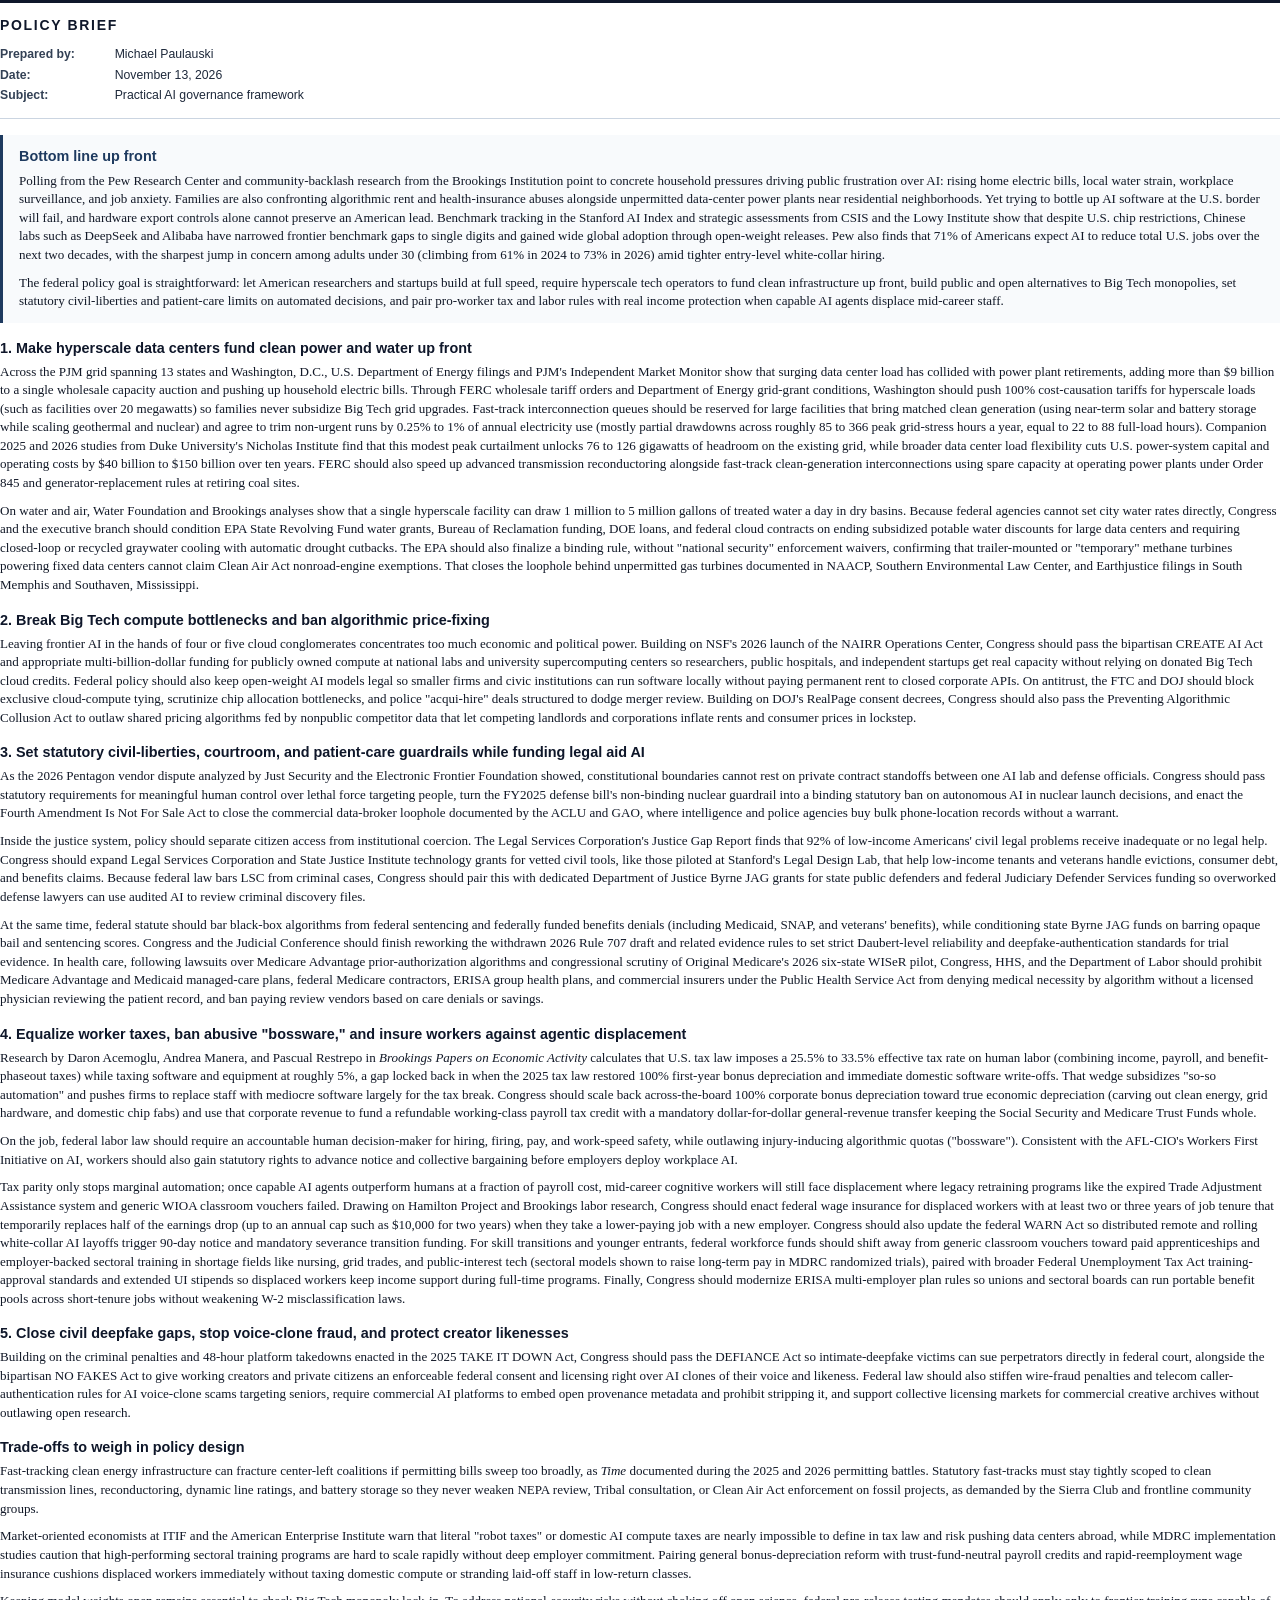
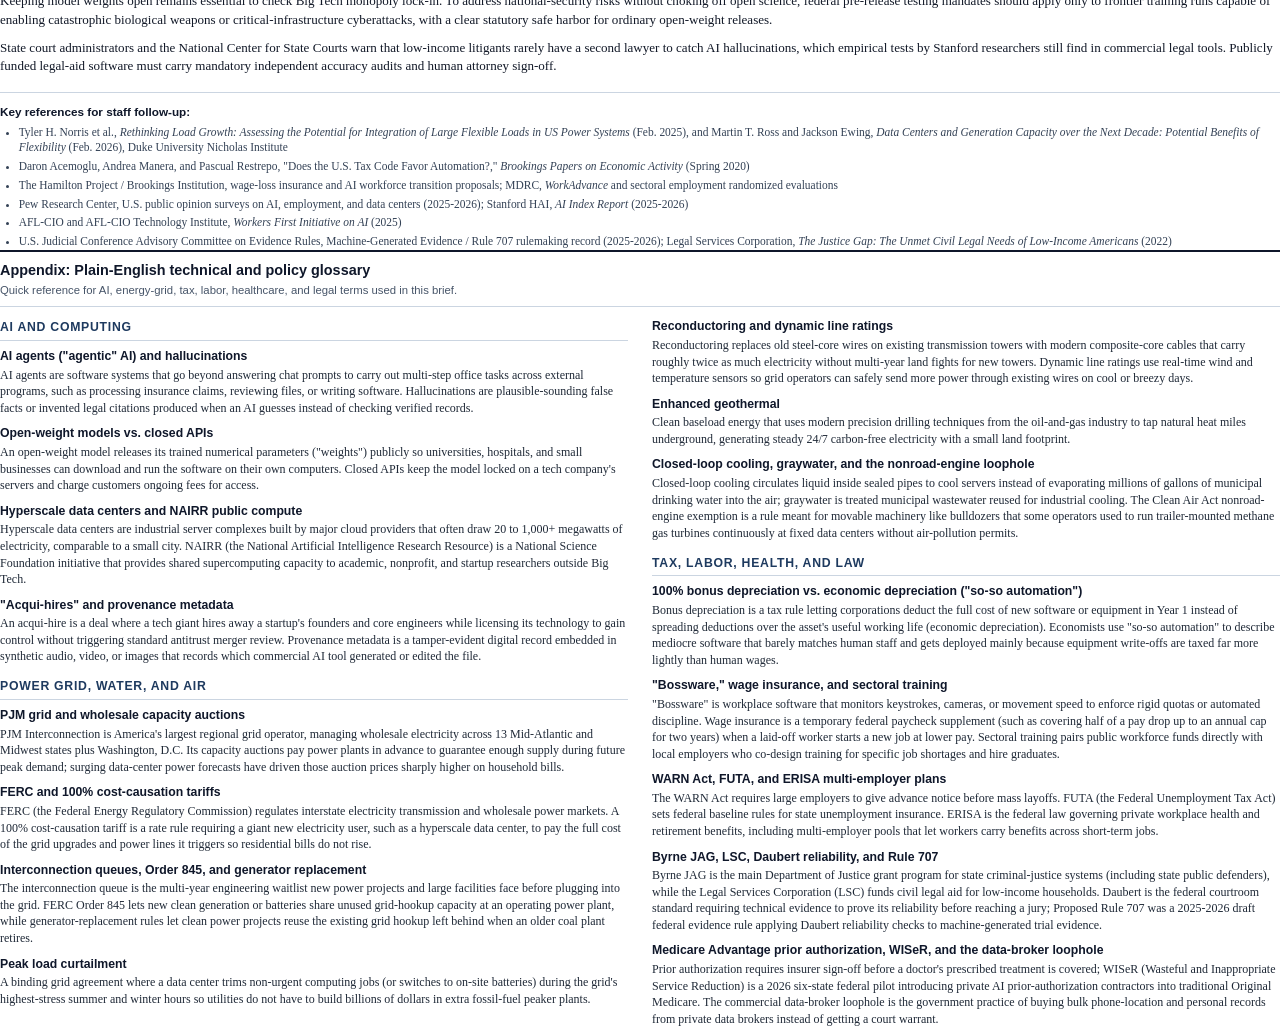
<file: brief.html>
<!DOCTYPE html>
<html lang="en">
<head>
  <meta charset="utf-8">
  <title>Policy Brief - Practical AI governance framework</title>
  <style>
    @page {
      size: letter;
      margin: 0.6in 0.72in 0.68in 0.72in;
      @bottom-left {
        content: "POLICY BRIEF  |  MICHAEL PAULAUSKI  |  NOVEMBER 13, 2026";
        font-family: 'Liberation Sans', sans-serif;
        font-size: 8pt;
        color: #64748b;
        letter-spacing: 0.03em;
      }
      @bottom-right {
        content: "Page " counter(page) " of " counter(pages);
        font-family: 'Liberation Sans', sans-serif;
        font-size: 8pt;
        color: #64748b;
      }
    }

    * {
      box-sizing: border-box;
    }

    body {
      margin: 0;
      padding: 0;
      font-family: 'Noto Serif', 'Liberation Serif', Georgia, serif;
      font-size: 9.8pt;
      line-height: 1.42;
      color: #111827;
      background: #ffffff;
    }

    .header-block {
      border-top: 2.5pt solid #0f172a;
      border-bottom: 0.75pt solid #cbd5e1;
      padding: 10pt 0 9pt 0;
      margin-bottom: 12pt;
    }

    .doc-label {
      font-family: 'Liberation Sans', sans-serif;
      font-size: 10.5pt;
      font-weight: 700;
      letter-spacing: 0.12em;
      text-transform: uppercase;
      color: #0f172a;
      margin: 0 0 6pt 0;
    }

    .meta-table {
      border-collapse: collapse;
      width: 100%;
      font-family: 'Liberation Sans', sans-serif;
      font-size: 9.2pt;
      line-height: 1.35;
      color: #1e293b;
    }

    .meta-table td {
      padding: 1.5pt 0;
      vertical-align: top;
    }

    .meta-label {
      width: 86pt;
      font-weight: 700;
      color: #334155;
    }

    .bluf-box {
      background: #f8fafc;
      border-left: 3px solid #1e3a5f;
      padding: 9pt 12pt 9pt 12pt;
      margin: 0 0 12pt 0;
      -webkit-print-color-adjust: exact;
      print-color-adjust: exact;
    }

    .bluf-box h3 {
      margin-top: 0;
      margin-bottom: 5pt;
      color: #1e3a5f;
    }

    .bluf-box p:last-child {
      margin-bottom: 0;
    }

    h3 {
      font-family: 'Liberation Sans', sans-serif;
      font-size: 10.8pt;
      font-weight: 700;
      color: #0f172a;
      margin: 12pt 0 4.5pt 0;
      line-height: 1.25;
      break-after: avoid;
      page-break-after: avoid;
    }

    p {
      margin: 0 0 7pt 0;
      orphans: 3;
      widows: 3;
      text-align: left;
    }

    .references-block {
      margin-top: 12pt;
      padding-top: 8pt;
      border-top: 0.75pt solid #cbd5e1;
      font-size: 8.6pt;
      line-height: 1.35;
      color: #334155;
      break-inside: avoid;
      page-break-inside: avoid;
    }

    .references-title {
      font-family: 'Liberation Sans', sans-serif;
      font-size: 8.8pt;
      font-weight: 700;
      color: #0f172a;
      margin: 0 0 4pt 0;
    }

    .references-block ul {
      margin: 0;
      padding-left: 14pt;
    }

    .references-block li {
      margin-bottom: 2.5pt;
    }

    .references-block li:last-child {
      margin-bottom: 0;
    }

    .glossary-appendix {
      break-before: page;
      page-break-before: always;
    }

    .glossary-header {
      border-top: 2pt solid #0f172a;
      border-bottom: 0.75pt solid #cbd5e1;
      padding: 7pt 0 6pt 0;
      margin-bottom: 9pt;
    }

    .glossary-header h3 {
      margin: 0 0 2.5pt 0;
      color: #0f172a;
    }

    .glossary-subtitle {
      font-family: 'Liberation Sans', sans-serif;
      font-size: 8.5pt;
      color: #475569;
      margin: 0;
    }

    .glossary-columns {
      column-count: 2;
      column-gap: 18pt;
      column-fill: balance;
    }

    .glossary-cat {
      column-span: none;
      font-family: 'Liberation Sans', sans-serif;
      font-size: 9.2pt;
      font-weight: 700;
      text-transform: uppercase;
      letter-spacing: 0.06em;
      color: #1e3a5f;
      border-bottom: 0.75pt solid #cbd5e1;
      padding-bottom: 2.5pt;
      margin: 10pt 0 6pt 0;
      break-after: avoid;
      page-break-after: avoid;
    }

    .glossary-columns .glossary-cat:first-child {
      margin-top: 0;
    }

    .glossary-item {
      break-inside: avoid;
      page-break-inside: avoid;
      margin: 0 0 7.5pt 0;
    }

    .glossary-item dt {
      font-family: 'Liberation Sans', sans-serif;
      font-size: 9.2pt;
      font-weight: 700;
      line-height: 1.28;
      color: #0f172a;
      margin: 0;
    }

    .glossary-item dd {
      font-family: 'Noto Serif', 'Liberation Serif', Georgia, serif;
      font-size: 9.0pt;
      line-height: 1.38;
      color: #1f2937;
      margin: 1.5pt 0 0 0;
    }
  </style>
</head>
<body>
  <header class="header-block">
    <div class="doc-label">Policy Brief</div>
    <table class="meta-table">
      <tr>
        <td class="meta-label">Prepared by:</td>
        <td>Michael Paulauski</td>
      </tr>
      <tr>
        <td class="meta-label">Date:</td>
        <td>November 13, 2026</td>
      </tr>
      <tr>
        <td class="meta-label">Subject:</td>
        <td>Practical AI governance framework</td>
      </tr>
    </table>
  </header>

  <section class="bluf-box">
    <h3>Bottom line up front</h3>
    <p>Polling from the Pew Research Center and community-backlash research from the Brookings Institution point to concrete household pressures driving public frustration over AI: rising home electric bills, local water strain, workplace surveillance, and job anxiety. Families are also confronting algorithmic rent and health-insurance abuses alongside unpermitted data-center power plants near residential neighborhoods. Yet trying to bottle up AI software at the U.S. border will fail, and hardware export controls alone cannot preserve an American lead. Benchmark tracking in the Stanford AI Index and strategic assessments from CSIS and the Lowy Institute show that despite U.S. chip restrictions, Chinese labs such as DeepSeek and Alibaba have narrowed frontier benchmark gaps to single digits and gained wide global adoption through open-weight releases. Pew also finds that 71% of Americans expect AI to reduce total U.S. jobs over the next two decades, with the sharpest jump in concern among adults under 30 (climbing from 61% in 2024 to 73% in 2026) amid tighter entry-level white-collar hiring.</p>
    <p>The federal policy goal is straightforward: let American researchers and startups build at full speed, require hyperscale tech operators to fund clean infrastructure up front, build public and open alternatives to Big Tech monopolies, set statutory civil-liberties and patient-care limits on automated decisions, and pair pro-worker tax and labor rules with real income protection when capable AI agents displace mid-career staff.</p>
  </section>

  <h3>1. Make hyperscale data centers fund clean power and water up front</h3>
  <p>Across the PJM grid spanning 13 states and Washington, D.C., U.S. Department of Energy filings and PJM's Independent Market Monitor show that surging data center load has collided with power plant retirements, adding more than $9 billion to a single wholesale capacity auction and pushing up household electric bills. Through FERC wholesale tariff orders and Department of Energy grid-grant conditions, Washington should push 100% cost-causation tariffs for hyperscale loads (such as facilities over 20 megawatts) so families never subsidize Big Tech grid upgrades. Fast-track interconnection queues should be reserved for large facilities that bring matched clean generation (using near-term solar and battery storage while scaling geothermal and nuclear) and agree to trim non-urgent runs by 0.25% to 1% of annual electricity use (mostly partial drawdowns across roughly 85 to 366 peak grid-stress hours a year, equal to 22 to 88 full-load hours). Companion 2025 and 2026 studies from Duke University's Nicholas Institute find that this modest peak curtailment unlocks 76 to 126 gigawatts of headroom on the existing grid, while broader data center load flexibility cuts U.S. power-system capital and operating costs by $40 billion to $150 billion over ten years. FERC should also speed up advanced transmission reconductoring alongside fast-track clean-generation interconnections using spare capacity at operating power plants under Order 845 and generator-replacement rules at retiring coal sites.</p>
  <p>On water and air, Water Foundation and Brookings analyses show that a single hyperscale facility can draw 1 million to 5 million gallons of treated water a day in dry basins. Because federal agencies cannot set city water rates directly, Congress and the executive branch should condition EPA State Revolving Fund water grants, Bureau of Reclamation funding, DOE loans, and federal cloud contracts on ending subsidized potable water discounts for large data centers and requiring closed-loop or recycled graywater cooling with automatic drought cutbacks. The EPA should also finalize a binding rule, without "national security" enforcement waivers, confirming that trailer-mounted or "temporary" methane turbines powering fixed data centers cannot claim Clean Air Act nonroad-engine exemptions. That closes the loophole behind unpermitted gas turbines documented in NAACP, Southern Environmental Law Center, and Earthjustice filings in South Memphis and Southaven, Mississippi.</p>

  <h3>2. Break Big Tech compute bottlenecks and ban algorithmic price-fixing</h3>
  <p>Leaving frontier AI in the hands of four or five cloud conglomerates concentrates too much economic and political power. Building on NSF's 2026 launch of the NAIRR Operations Center, Congress should pass the bipartisan CREATE AI Act and appropriate multi-billion-dollar funding for publicly owned compute at national labs and university supercomputing centers so researchers, public hospitals, and independent startups get real capacity without relying on donated Big Tech cloud credits. Federal policy should also keep open-weight AI models legal so smaller firms and civic institutions can run software locally without paying permanent rent to closed corporate APIs. On antitrust, the FTC and DOJ should block exclusive cloud-compute tying, scrutinize chip allocation bottlenecks, and police "acqui-hire" deals structured to dodge merger review. Building on DOJ's RealPage consent decrees, Congress should also pass the Preventing Algorithmic Collusion Act to outlaw shared pricing algorithms fed by nonpublic competitor data that let competing landlords and corporations inflate rents and consumer prices in lockstep.</p>

  <h3>3. Set statutory civil-liberties, courtroom, and patient-care guardrails while funding legal aid AI</h3>
  <p>As the 2026 Pentagon vendor dispute analyzed by Just Security and the Electronic Frontier Foundation showed, constitutional boundaries cannot rest on private contract standoffs between one AI lab and defense officials. Congress should pass statutory requirements for meaningful human control over lethal force targeting people, turn the FY2025 defense bill's non-binding nuclear guardrail into a binding statutory ban on autonomous AI in nuclear launch decisions, and enact the Fourth Amendment Is Not For Sale Act to close the commercial data-broker loophole documented by the ACLU and GAO, where intelligence and police agencies buy bulk phone-location records without a warrant.</p>
  <p>Inside the justice system, policy should separate citizen access from institutional coercion. The Legal Services Corporation's Justice Gap Report finds that 92% of low-income Americans' civil legal problems receive inadequate or no legal help. Congress should expand Legal Services Corporation and State Justice Institute technology grants for vetted civil tools, like those piloted at Stanford's Legal Design Lab, that help low-income tenants and veterans handle evictions, consumer debt, and benefits claims. Because federal law bars LSC from criminal cases, Congress should pair this with dedicated Department of Justice Byrne JAG grants for state public defenders and federal Judiciary Defender Services funding so overworked defense lawyers can use audited AI to review criminal discovery files.</p>
  <p>At the same time, federal statute should bar black-box algorithms from federal sentencing and federally funded benefits denials (including Medicaid, SNAP, and veterans' benefits), while conditioning state Byrne JAG funds on barring opaque bail and sentencing scores. Congress and the Judicial Conference should finish reworking the withdrawn 2026 Rule 707 draft and related evidence rules to set strict Daubert-level reliability and deepfake-authentication standards for trial evidence. In health care, following lawsuits over Medicare Advantage prior-authorization algorithms and congressional scrutiny of Original Medicare's 2026 six-state WISeR pilot, Congress, HHS, and the Department of Labor should prohibit Medicare Advantage and Medicaid managed-care plans, federal Medicare contractors, ERISA group health plans, and commercial insurers under the Public Health Service Act from denying medical necessity by algorithm without a licensed physician reviewing the patient record, and ban paying review vendors based on care denials or savings.</p>

  <h3>4. Equalize worker taxes, ban abusive "bossware," and insure workers against agentic displacement</h3>
  <p>Research by Daron Acemoglu, Andrea Manera, and Pascual Restrepo in <em>Brookings Papers on Economic Activity</em> calculates that U.S. tax law imposes a 25.5% to 33.5% effective tax rate on human labor (combining income, payroll, and benefit-phaseout taxes) while taxing software and equipment at roughly 5%, a gap locked back in when the 2025 tax law restored 100% first-year bonus depreciation and immediate domestic software write-offs. That wedge subsidizes "so-so automation" and pushes firms to replace staff with mediocre software largely for the tax break. Congress should scale back across-the-board 100% corporate bonus depreciation toward true economic depreciation (carving out clean energy, grid hardware, and domestic chip fabs) and use that corporate revenue to fund a refundable working-class payroll tax credit with a mandatory dollar-for-dollar general-revenue transfer keeping the Social Security and Medicare Trust Funds whole.</p>
  <p>On the job, federal labor law should require an accountable human decision-maker for hiring, firing, pay, and work-speed safety, while outlawing injury-inducing algorithmic quotas ("bossware"). Consistent with the AFL-CIO's Workers First Initiative on AI, workers should also gain statutory rights to advance notice and collective bargaining before employers deploy workplace AI.</p>
  <p>Tax parity only stops marginal automation; once capable AI agents outperform humans at a fraction of payroll cost, mid-career cognitive workers will still face displacement where legacy retraining programs like the expired Trade Adjustment Assistance system and generic WIOA classroom vouchers failed. Drawing on Hamilton Project and Brookings labor research, Congress should enact federal wage insurance for displaced workers with at least two or three years of job tenure that temporarily replaces half of the earnings drop (up to an annual cap such as $10,000 for two years) when they take a lower-paying job with a new employer. Congress should also update the federal WARN Act so distributed remote and rolling white-collar AI layoffs trigger 90-day notice and mandatory severance transition funding. For skill transitions and younger entrants, federal workforce funds should shift away from generic classroom vouchers toward paid apprenticeships and employer-backed sectoral training in shortage fields like nursing, grid trades, and public-interest tech (sectoral models shown to raise long-term pay in MDRC randomized trials), paired with broader Federal Unemployment Tax Act training-approval standards and extended UI stipends so displaced workers keep income support during full-time programs. Finally, Congress should modernize ERISA multi-employer plan rules so unions and sectoral boards can run portable benefit pools across short-tenure jobs without weakening W-2 misclassification laws.</p>

  <h3>5. Close civil deepfake gaps, stop voice-clone fraud, and protect creator likenesses</h3>
  <p>Building on the criminal penalties and 48-hour platform takedowns enacted in the 2025 TAKE IT DOWN Act, Congress should pass the DEFIANCE Act so intimate-deepfake victims can sue perpetrators directly in federal court, alongside the bipartisan NO FAKES Act to give working creators and private citizens an enforceable federal consent and licensing right over AI clones of their voice and likeness. Federal law should also stiffen wire-fraud penalties and telecom caller-authentication rules for AI voice-clone scams targeting seniors, require commercial AI platforms to embed open provenance metadata and prohibit stripping it, and support collective licensing markets for commercial creative archives without outlawing open research.</p>

  <h3>Trade-offs to weigh in policy design</h3>
  <p>Fast-tracking clean energy infrastructure can fracture center-left coalitions if permitting bills sweep too broadly, as <em>Time</em> documented during the 2025 and 2026 permitting battles. Statutory fast-tracks must stay tightly scoped to clean transmission lines, reconductoring, dynamic line ratings, and battery storage so they never weaken NEPA review, Tribal consultation, or Clean Air Act enforcement on fossil projects, as demanded by the Sierra Club and frontline community groups.</p>
  <p>Market-oriented economists at ITIF and the American Enterprise Institute warn that literal "robot taxes" or domestic AI compute taxes are nearly impossible to define in tax law and risk pushing data centers abroad, while MDRC implementation studies caution that high-performing sectoral training programs are hard to scale rapidly without deep employer commitment. Pairing general bonus-depreciation reform with trust-fund-neutral payroll credits and rapid-reemployment wage insurance cushions displaced workers immediately without taxing domestic compute or stranding laid-off staff in low-return classes.</p>
  <p>Keeping model weights open remains essential to check Big Tech monopoly lock-in. To address national-security risks without choking off open science, federal pre-release testing mandates should apply only to frontier training runs capable of enabling catastrophic biological weapons or critical-infrastructure cyberattacks, with a clear statutory safe harbor for ordinary open-weight releases.</p>
  <p>State court administrators and the National Center for State Courts warn that low-income litigants rarely have a second lawyer to catch AI hallucinations, which empirical tests by Stanford researchers still find in commercial legal tools. Publicly funded legal-aid software must carry mandatory independent accuracy audits and human attorney sign-off.</p>

  <section class="references-block">
    <div class="references-title">Key references for staff follow-up:</div>
    <ul>
      <li>Tyler H. Norris et al., <em>Rethinking Load Growth: Assessing the Potential for Integration of Large Flexible Loads in US Power Systems</em> (Feb. 2025), and Martin T. Ross and Jackson Ewing, <em>Data Centers and Generation Capacity over the Next Decade: Potential Benefits of Flexibility</em> (Feb. 2026), Duke University Nicholas Institute</li>
      <li>Daron Acemoglu, Andrea Manera, and Pascual Restrepo, "Does the U.S. Tax Code Favor Automation?," <em>Brookings Papers on Economic Activity</em> (Spring 2020)</li>
      <li>The Hamilton Project / Brookings Institution, wage-loss insurance and AI workforce transition proposals; MDRC, <em>WorkAdvance</em> and sectoral employment randomized evaluations</li>
      <li>Pew Research Center, U.S. public opinion surveys on AI, employment, and data centers (2025-2026); Stanford HAI, <em>AI Index Report</em> (2025-2026)</li>
      <li>AFL-CIO and AFL-CIO Technology Institute, <em>Workers First Initiative on AI</em> (2025)</li>
      <li>U.S. Judicial Conference Advisory Committee on Evidence Rules, Machine-Generated Evidence / Rule 707 rulemaking record (2025-2026); Legal Services Corporation, <em>The Justice Gap: The Unmet Civil Legal Needs of Low-Income Americans</em> (2022)</li>
    </ul>
  </section>

  <section class="glossary-appendix">
    <div class="glossary-header">
      <h3>Appendix: Plain-English technical and policy glossary</h3>
      <p class="glossary-subtitle">Quick reference for AI, energy-grid, tax, labor, healthcare, and legal terms used in this brief.</p>
    </div>

    <div class="glossary-columns">
      <h4 class="glossary-cat">AI and computing</h4>

      <dl class="glossary-item">
        <dt>AI agents ("agentic" AI) and hallucinations</dt>
        <dd>AI agents are software systems that go beyond answering chat prompts to carry out multi-step office tasks across external programs, such as processing insurance claims, reviewing files, or writing software. Hallucinations are plausible-sounding false facts or invented legal citations produced when an AI guesses instead of checking verified records.</dd>
      </dl>

      <dl class="glossary-item">
        <dt>Open-weight models vs. closed APIs</dt>
        <dd>An open-weight model releases its trained numerical parameters ("weights") publicly so universities, hospitals, and small businesses can download and run the software on their own computers. Closed APIs keep the model locked on a tech company's servers and charge customers ongoing fees for access.</dd>
      </dl>

      <dl class="glossary-item">
        <dt>Hyperscale data centers and NAIRR public compute</dt>
        <dd>Hyperscale data centers are industrial server complexes built by major cloud providers that often draw 20 to 1,000+ megawatts of electricity, comparable to a small city. NAIRR (the National Artificial Intelligence Research Resource) is a National Science Foundation initiative that provides shared supercomputing capacity to academic, nonprofit, and startup researchers outside Big Tech.</dd>
      </dl>

      <dl class="glossary-item">
        <dt>"Acqui-hires" and provenance metadata</dt>
        <dd>An acqui-hire is a deal where a tech giant hires away a startup's founders and core engineers while licensing its technology to gain control without triggering standard antitrust merger review. Provenance metadata is a tamper-evident digital record embedded in synthetic audio, video, or images that records which commercial AI tool generated or edited the file.</dd>
      </dl>

      <h4 class="glossary-cat">Power grid, water, and air</h4>

      <dl class="glossary-item">
        <dt>PJM grid and wholesale capacity auctions</dt>
        <dd>PJM Interconnection is America's largest regional grid operator, managing wholesale electricity across 13 Mid-Atlantic and Midwest states plus Washington, D.C. Its capacity auctions pay power plants in advance to guarantee enough supply during future peak demand; surging data-center power forecasts have driven those auction prices sharply higher on household bills.</dd>
      </dl>

      <dl class="glossary-item">
        <dt>FERC and 100% cost-causation tariffs</dt>
        <dd>FERC (the Federal Energy Regulatory Commission) regulates interstate electricity transmission and wholesale power markets. A 100% cost-causation tariff is a rate rule requiring a giant new electricity user, such as a hyperscale data center, to pay the full cost of the grid upgrades and power lines it triggers so residential bills do not rise.</dd>
      </dl>

      <dl class="glossary-item">
        <dt>Interconnection queues, Order 845, and generator replacement</dt>
        <dd>The interconnection queue is the multi-year engineering waitlist new power projects and large facilities face before plugging into the grid. FERC Order 845 lets new clean generation or batteries share unused grid-hookup capacity at an operating power plant, while generator-replacement rules let clean power projects reuse the existing grid hookup left behind when an older coal plant retires.</dd>
      </dl>

      <dl class="glossary-item">
        <dt>Peak load curtailment</dt>
        <dd>A binding grid agreement where a data center trims non-urgent computing jobs (or switches to on-site batteries) during the grid's highest-stress summer and winter hours so utilities do not have to build billions of dollars in extra fossil-fuel peaker plants.</dd>
      </dl>

      <dl class="glossary-item">
        <dt>Reconductoring and dynamic line ratings</dt>
        <dd>Reconductoring replaces old steel-core wires on existing transmission towers with modern composite-core cables that carry roughly twice as much electricity without multi-year land fights for new towers. Dynamic line ratings use real-time wind and temperature sensors so grid operators can safely send more power through existing wires on cool or breezy days.</dd>
      </dl>

      <dl class="glossary-item">
        <dt>Enhanced geothermal</dt>
        <dd>Clean baseload energy that uses modern precision drilling techniques from the oil-and-gas industry to tap natural heat miles underground, generating steady 24/7 carbon-free electricity with a small land footprint.</dd>
      </dl>

      <dl class="glossary-item">
        <dt>Closed-loop cooling, graywater, and the nonroad-engine loophole</dt>
        <dd>Closed-loop cooling circulates liquid inside sealed pipes to cool servers instead of evaporating millions of gallons of municipal drinking water into the air; graywater is treated municipal wastewater reused for industrial cooling. The Clean Air Act nonroad-engine exemption is a rule meant for movable machinery like bulldozers that some operators used to run trailer-mounted methane gas turbines continuously at fixed data centers without air-pollution permits.</dd>
      </dl>

      <h4 class="glossary-cat">Tax, labor, health, and law</h4>

      <dl class="glossary-item">
        <dt>100% bonus depreciation vs. economic depreciation ("so-so automation")</dt>
        <dd>Bonus depreciation is a tax rule letting corporations deduct the full cost of new software or equipment in Year 1 instead of spreading deductions over the asset's useful working life (economic depreciation). Economists use "so-so automation" to describe mediocre software that barely matches human staff and gets deployed mainly because equipment write-offs are taxed far more lightly than human wages.</dd>
      </dl>

      <dl class="glossary-item">
        <dt>"Bossware," wage insurance, and sectoral training</dt>
        <dd>"Bossware" is workplace software that monitors keystrokes, cameras, or movement speed to enforce rigid quotas or automated discipline. Wage insurance is a temporary federal paycheck supplement (such as covering half of a pay drop up to an annual cap for two years) when a laid-off worker starts a new job at lower pay. Sectoral training pairs public workforce funds directly with local employers who co-design training for specific job shortages and hire graduates.</dd>
      </dl>

      <dl class="glossary-item">
        <dt>WARN Act, FUTA, and ERISA multi-employer plans</dt>
        <dd>The WARN Act requires large employers to give advance notice before mass layoffs. FUTA (the Federal Unemployment Tax Act) sets federal baseline rules for state unemployment insurance. ERISA is the federal law governing private workplace health and retirement benefits, including multi-employer pools that let workers carry benefits across short-term jobs.</dd>
      </dl>

      <dl class="glossary-item">
        <dt>Byrne JAG, LSC, Daubert reliability, and Rule 707</dt>
        <dd>Byrne JAG is the main Department of Justice grant program for state criminal-justice systems (including state public defenders), while the Legal Services Corporation (LSC) funds civil legal aid for low-income households. Daubert is the federal courtroom standard requiring technical evidence to prove its reliability before reaching a jury; Proposed Rule 707 was a 2025-2026 draft federal evidence rule applying Daubert reliability checks to machine-generated trial evidence.</dd>
      </dl>

      <dl class="glossary-item">
        <dt>Medicare Advantage prior authorization, WISeR, and the data-broker loophole</dt>
        <dd>Prior authorization requires insurer sign-off before a doctor's prescribed treatment is covered; WISeR (Wasteful and Inappropriate Service Reduction) is a 2026 six-state federal pilot introducing private AI prior-authorization contractors into traditional Original Medicare. The commercial data-broker loophole is the government practice of buying bulk phone-location and personal records from private data brokers instead of getting a court warrant.</dd>
      </dl>
    </div>
  </section>
</body>
</html>
</file>
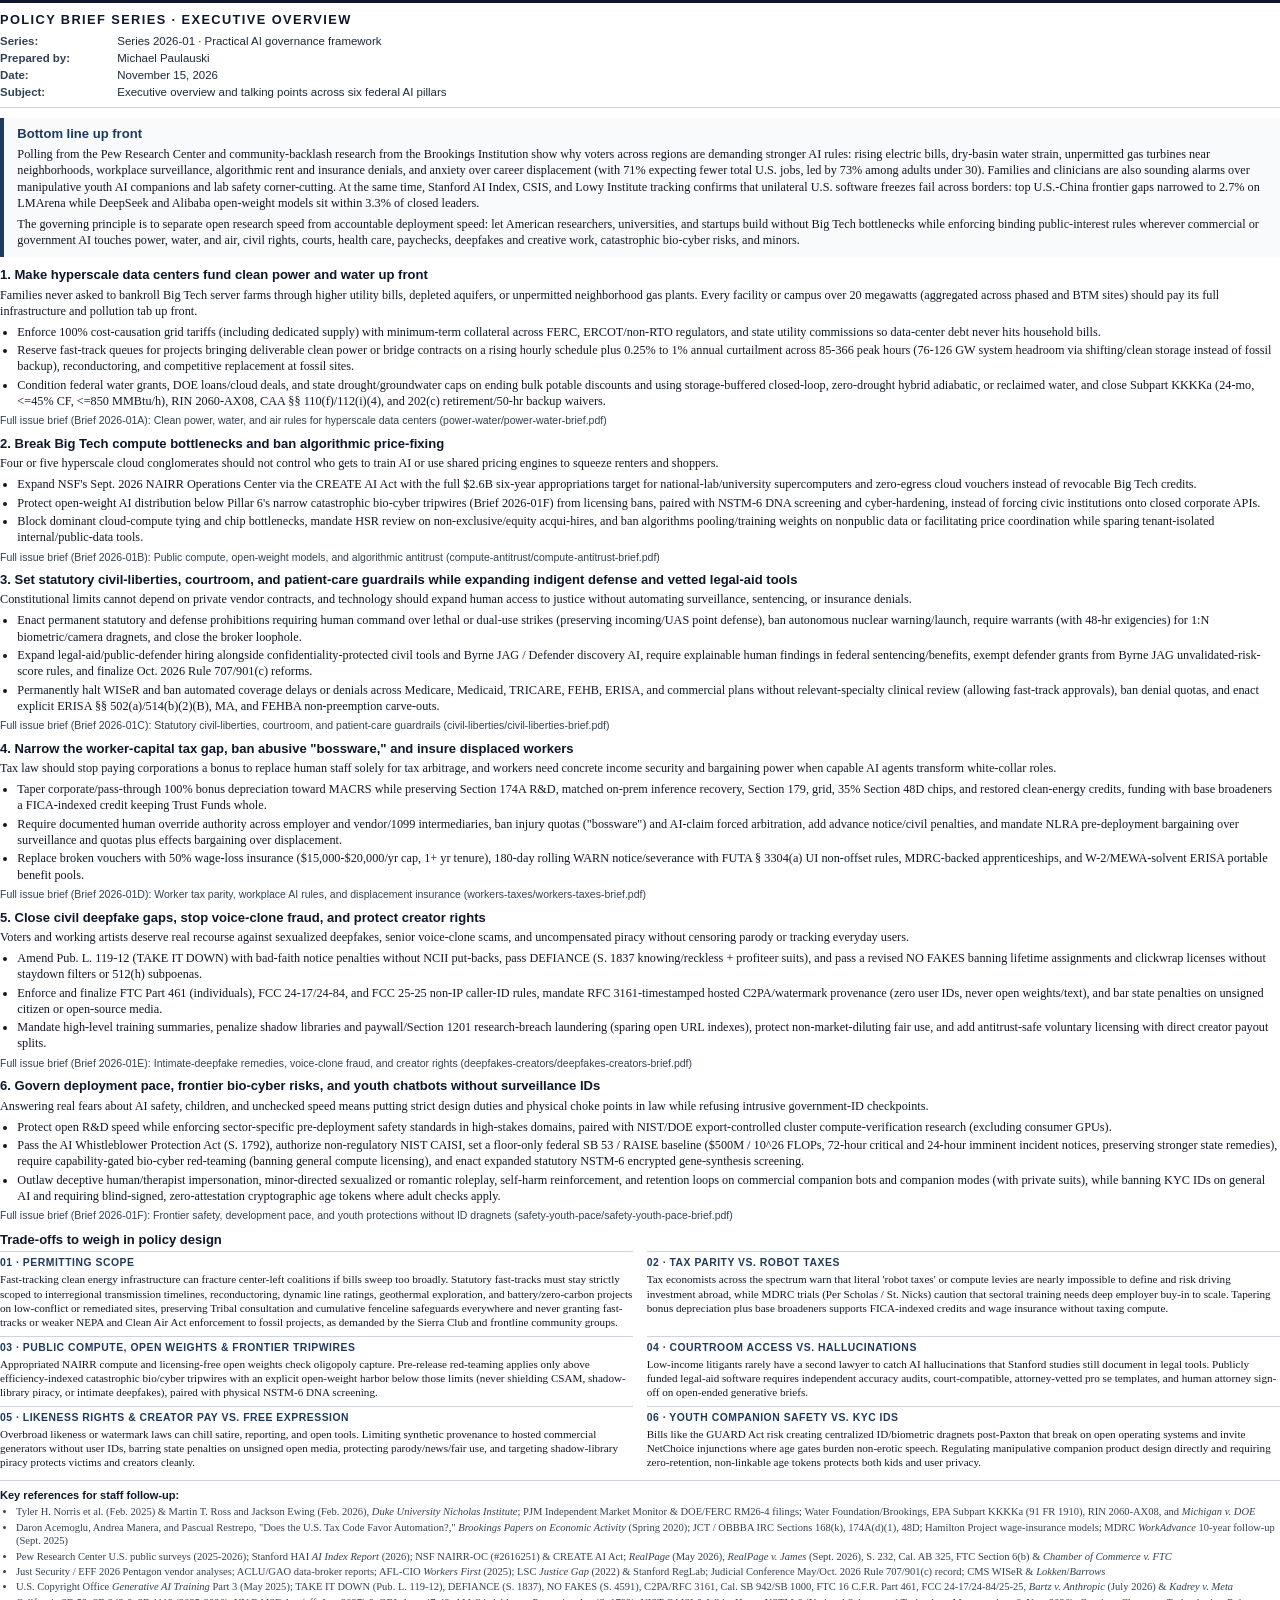
<file: ai-governance/brief.html>
<!DOCTYPE html>
<html lang="en">
<head>
  <meta charset="utf-8">
  <title>Policy Brief Series Overview - Practical AI governance framework</title>
  <style>
    @page {
      size: letter;
      margin: 0.46in 0.6in 0.54in 0.6in;
      @bottom-left {
        content: "POLICY BRIEF SERIES 2026-01  |  MICHAEL PAULAUSKI  |  NOVEMBER 15, 2026";
        font-family: 'Liberation Sans', sans-serif;
        font-size: 7.5pt;
        color: #64748b;
        letter-spacing: 0.03em;
      }
      @bottom-right {
        content: "Page " counter(page) " of " counter(pages);
        font-family: 'Liberation Sans', sans-serif;
        font-size: 7.5pt;
        color: #64748b;
      }
    }
    * { box-sizing: border-box; }
    body {
      margin: 0;
      padding: 0;
      font-family: 'Noto Serif', 'Liberation Serif', Georgia, serif;
      font-size: 9.2pt;
      line-height: 1.33;
      color: #111827;
      background: #ffffff;
    }
    .header-block {
      border-top: 2.5pt solid #0f172a;
      border-bottom: 0.75pt solid #cbd5e1;
      padding: 6pt 0 5pt 0;
      margin-bottom: 7pt;
    }
    .doc-label {
      font-family: 'Liberation Sans', sans-serif;
      font-size: 9.6pt;
      font-weight: 700;
      letter-spacing: 0.11em;
      text-transform: uppercase;
      color: #0f172a;
      margin: 0 0 4pt 0;
    }
    .meta-table {
      border-collapse: collapse;
      width: 100%;
      font-family: 'Liberation Sans', sans-serif;
      font-size: 8.6pt;
      line-height: 1.28;
      color: #1e293b;
    }
    .meta-table td { padding: 0.8pt 0; vertical-align: top; }
    .meta-label { width: 88pt; font-weight: 700; color: #334155; }
    .bluf-box {
      background: #f8fafc;
      border-left: 3pt solid #1e3a5f;
      padding: 6.5pt 10pt;
      margin: 0 0 7.5pt 0;
      -webkit-print-color-adjust: exact;
      print-color-adjust: exact;
    }
    .bluf-box h3 { margin: 0 0 3pt 0; color: #1e3a5f; }
    .bluf-box p:last-child { margin-bottom: 0; }
    .pillar-block {
      margin-bottom: 6.5pt;
      break-inside: avoid;
      page-break-inside: avoid;
    }
    h3 {
      font-family: 'Liberation Sans', sans-serif;
      font-size: 9.8pt;
      font-weight: 700;
      color: #0f172a;
      margin: 7pt 0 2.5pt 0;
      line-height: 1.22;
      break-after: avoid;
      page-break-after: avoid;
    }
    .pillar-block h3 { margin-top: 0; }
    p { margin: 0 0 3.5pt 0; orphans: 3; widows: 3; text-align: left; }
    ul.pillar-bullets {
      margin: 0 0 3pt 0;
      padding-left: 13pt;
    }
    ul.pillar-bullets li {
      margin-bottom: 1.5pt;
    }
    ul.pillar-bullets li:last-child { margin-bottom: 0; }
    .deep-dive-note {
      font-family: 'Liberation Sans', sans-serif;
      font-size: 7.9pt;
      color: #334155;
      margin: 0;
    }
    .tradeoffs-section { margin-top: 7.5pt; }
    .tradeoffs-print-grid {
      display: grid;
      grid-template-columns: repeat(2, 1fr);
      gap: 5pt 10pt;
    }
    .tradeoff-print-item {
      border-top: 1pt solid #cbd5e1;
      padding-top: 3pt;
      break-inside: avoid;
      page-break-inside: avoid;
    }
    .tradeoff-print-eyebrow {
      font-family: 'Liberation Sans', sans-serif;
      font-size: 7.8pt;
      font-weight: 700;
      text-transform: uppercase;
      letter-spacing: 0.05em;
      color: #1e3a5f;
      margin-bottom: 1.5pt;
    }
    .tradeoff-print-item p {
      font-size: 8.35pt;
      line-height: 1.28;
      margin: 0;
    }
    .references-block {
      margin-top: 7.5pt;
      padding-top: 5.5pt;
      border-top: 0.75pt solid #cbd5e1;
      font-size: 7.9pt;
      line-height: 1.27;
      color: #334155;
      break-inside: avoid;
      page-break-inside: avoid;
    }
    .references-title {
      font-family: 'Liberation Sans', sans-serif;
      font-size: 8.3pt;
      font-weight: 700;
      color: #0f172a;
      margin: 0 0 2.5pt 0;
    }
    .references-block ul { margin: 0; padding-left: 12pt; }
    .references-block li { margin-bottom: 1.5pt; }
  </style>
</head>
<body>
  <header class="header-block">
    <div class="doc-label">Policy Brief Series · Executive Overview</div>
    <table class="meta-table">
      <tr><td class="meta-label">Series:</td><td>Series 2026-01 · Practical AI governance framework</td></tr>
      <tr><td class="meta-label">Prepared by:</td><td>Michael Paulauski</td></tr>
      <tr><td class="meta-label">Date:</td><td>November 15, 2026</td></tr>
      <tr><td class="meta-label">Subject:</td><td>Executive overview and talking points across six federal AI pillars</td></tr>
    </table>
  </header>

  <section class="bluf-box">
    <h3>Bottom line up front</h3>
      <p>Polling from the Pew Research Center and community-backlash research from the Brookings Institution show why voters across regions are demanding stronger AI rules: rising electric bills, dry-basin water strain, unpermitted gas turbines near neighborhoods, workplace surveillance, algorithmic rent and insurance denials, and anxiety over career displacement (with 71% expecting fewer total U.S. jobs, led by 73% among adults under 30). Families and clinicians are also sounding alarms over manipulative youth AI companions and lab safety corner-cutting. At the same time, Stanford AI Index, CSIS, and Lowy Institute tracking confirms that unilateral U.S. software freezes fail across borders: top U.S.-China frontier gaps narrowed to 2.7% on LMArena while DeepSeek and Alibaba open-weight models sit within 3.3% of closed leaders.</p>
      <p>The governing principle is to separate open research speed from accountable deployment speed: let American researchers, universities, and startups build without Big Tech bottlenecks while enforcing binding public-interest rules wherever commercial or government AI touches power, water, and air, civil rights, courts, health care, paychecks, deepfakes and creative work, catastrophic bio-cyber risks, and minors.</p>
  </section>

    <section class="pillar-block">
      <h3>1. Make hyperscale data centers fund clean power and water up front</h3>
      <p>Families never asked to bankroll Big Tech server farms through higher utility bills, depleted aquifers, or unpermitted neighborhood gas plants. Every facility or campus over 20 megawatts (aggregated across phased and BTM sites) should pay its full infrastructure and pollution tab up front.</p>
      <ul class="pillar-bullets">
        <li>Enforce 100% cost-causation grid tariffs (including dedicated supply) with minimum-term collateral across FERC, ERCOT/non-RTO regulators, and state utility commissions so data-center debt never hits household bills.</li>
        <li>Reserve fast-track queues for projects bringing deliverable clean power or bridge contracts on a rising hourly schedule plus 0.25% to 1% annual curtailment across 85-366 peak hours (76-126 GW system headroom via shifting/clean storage instead of fossil backup), reconductoring, and competitive replacement at fossil sites.</li>
        <li>Condition federal water grants, DOE loans/cloud deals, and state drought/groundwater caps on ending bulk potable discounts and using storage-buffered closed-loop, zero-drought hybrid adiabatic, or reclaimed water, and close Subpart KKKKa (24-mo, &lt;=45% CF, &lt;=850 MMBtu/h), RIN 2060-AX08, CAA §§ 110(f)/112(i)(4), and 202(c) retirement/50-hr backup waivers.</li>
      </ul>
      <p class="deep-dive-note">Full issue brief (Brief 2026-01A): Clean power, water, and air rules for hyperscale data centers (power-water/power-water-brief.pdf)</p>
    </section>
    <section class="pillar-block">
      <h3>2. Break Big Tech compute bottlenecks and ban algorithmic price-fixing</h3>
      <p>Four or five hyperscale cloud conglomerates should not control who gets to train AI or use shared pricing engines to squeeze renters and shoppers.</p>
      <ul class="pillar-bullets">
        <li>Expand NSF's Sept. 2026 NAIRR Operations Center via the CREATE AI Act with the full $2.6B six-year appropriations target for national-lab/university supercomputers and zero-egress cloud vouchers instead of revocable Big Tech credits.</li>
        <li>Protect open-weight AI distribution below Pillar 6's narrow catastrophic bio-cyber tripwires (Brief 2026-01F) from licensing bans, paired with NSTM-6 DNA screening and cyber-hardening, instead of forcing civic institutions onto closed corporate APIs.</li>
        <li>Block dominant cloud-compute tying and chip bottlenecks, mandate HSR review on non-exclusive/equity acqui-hires, and ban algorithms pooling/training weights on nonpublic data or facilitating price coordination while sparing tenant-isolated internal/public-data tools.</li>
      </ul>
      <p class="deep-dive-note">Full issue brief (Brief 2026-01B): Public compute, open-weight models, and algorithmic antitrust (compute-antitrust/compute-antitrust-brief.pdf)</p>
    </section>
    <section class="pillar-block">
      <h3>3. Set statutory civil-liberties, courtroom, and patient-care guardrails while expanding indigent defense and vetted legal-aid tools</h3>
      <p>Constitutional limits cannot depend on private vendor contracts, and technology should expand human access to justice without automating surveillance, sentencing, or insurance denials.</p>
      <ul class="pillar-bullets">
        <li>Enact permanent statutory and defense prohibitions requiring human command over lethal or dual-use strikes (preserving incoming/UAS point defense), ban autonomous nuclear warning/launch, require warrants (with 48-hr exigencies) for 1:N biometric/camera dragnets, and close the broker loophole.</li>
        <li>Expand legal-aid/public-defender hiring alongside confidentiality-protected civil tools and Byrne JAG / Defender discovery AI, require explainable human findings in federal sentencing/benefits, exempt defender grants from Byrne JAG unvalidated-risk-score rules, and finalize Oct. 2026 Rule 707/901(c) reforms.</li>
        <li>Permanently halt WISeR and ban automated coverage delays or denials across Medicare, Medicaid, TRICARE, FEHB, ERISA, and commercial plans without relevant-specialty clinical review (allowing fast-track approvals), ban denial quotas, and enact explicit ERISA §§ 502(a)/514(b)(2)(B), MA, and FEHBA non-preemption carve-outs.</li>
      </ul>
      <p class="deep-dive-note">Full issue brief (Brief 2026-01C): Statutory civil-liberties, courtroom, and patient-care guardrails (civil-liberties/civil-liberties-brief.pdf)</p>
    </section>
    <section class="pillar-block">
      <h3>4. Narrow the worker-capital tax gap, ban abusive "bossware," and insure displaced workers</h3>
      <p>Tax law should stop paying corporations a bonus to replace human staff solely for tax arbitrage, and workers need concrete income security and bargaining power when capable AI agents transform white-collar roles.</p>
      <ul class="pillar-bullets">
        <li>Taper corporate/pass-through 100% bonus depreciation toward MACRS while preserving Section 174A R&amp;D, matched on-prem inference recovery, Section 179, grid, 35% Section 48D chips, and restored clean-energy credits, funding with base broadeners a FICA-indexed credit keeping Trust Funds whole.</li>
        <li>Require documented human override authority across employer and vendor/1099 intermediaries, ban injury quotas ("bossware") and AI-claim forced arbitration, add advance notice/civil penalties, and mandate NLRA pre-deployment bargaining over surveillance and quotas plus effects bargaining over displacement.</li>
        <li>Replace broken vouchers with 50% wage-loss insurance ($15,000-$20,000/yr cap, 1+ yr tenure), 180-day rolling WARN notice/severance with FUTA § 3304(a) UI non-offset rules, MDRC-backed apprenticeships, and W-2/MEWA-solvent ERISA portable benefit pools.</li>
      </ul>
      <p class="deep-dive-note">Full issue brief (Brief 2026-01D): Worker tax parity, workplace AI rules, and displacement insurance (workers-taxes/workers-taxes-brief.pdf)</p>
    </section>
    <section class="pillar-block">
      <h3>5. Close civil deepfake gaps, stop voice-clone fraud, and protect creator rights</h3>
      <p>Voters and working artists deserve real recourse against sexualized deepfakes, senior voice-clone scams, and uncompensated piracy without censoring parody or tracking everyday users.</p>
      <ul class="pillar-bullets">
        <li>Amend Pub. L. 119-12 (TAKE IT DOWN) with bad-faith notice penalties without NCII put-backs, pass DEFIANCE (S. 1837 knowing/reckless + profiteer suits), and pass a revised NO FAKES banning lifetime assignments and clickwrap licenses without staydown filters or 512(h) subpoenas.</li>
        <li>Enforce and finalize FTC Part 461 (individuals), FCC 24-17/24-84, and FCC 25-25 non-IP caller-ID rules, mandate RFC 3161-timestamped hosted C2PA/watermark provenance (zero user IDs, never open weights/text), and bar state penalties on unsigned citizen or open-source media.</li>
        <li>Mandate high-level training summaries, penalize shadow libraries and paywall/Section 1201 research-breach laundering (sparing open URL indexes), protect non-market-diluting fair use, and add antitrust-safe voluntary licensing with direct creator payout splits.</li>
      </ul>
      <p class="deep-dive-note">Full issue brief (Brief 2026-01E): Intimate-deepfake remedies, voice-clone fraud, and creator rights (deepfakes-creators/deepfakes-creators-brief.pdf)</p>
    </section>
    <section class="pillar-block">
      <h3>6. Govern deployment pace, frontier bio-cyber risks, and youth chatbots without surveillance IDs</h3>
      <p>Answering real fears about AI safety, children, and unchecked speed means putting strict design duties and physical choke points in law while refusing intrusive government-ID checkpoints.</p>
      <ul class="pillar-bullets">
        <li>Protect open R&amp;D speed while enforcing sector-specific pre-deployment safety standards in high-stakes domains, paired with NIST/DOE export-controlled cluster compute-verification research (excluding consumer GPUs).</li>
        <li>Pass the AI Whistleblower Protection Act (S. 1792), authorize non-regulatory NIST CAISI, set a floor-only federal SB 53 / RAISE baseline ($500M / 10^26 FLOPs, 72-hour critical and 24-hour imminent incident notices, preserving stronger state remedies), require capability-gated bio-cyber red-teaming (banning general compute licensing), and enact expanded statutory NSTM-6 encrypted gene-synthesis screening.</li>
        <li>Outlaw deceptive human/therapist impersonation, minor-directed sexualized or romantic roleplay, self-harm reinforcement, and retention loops on commercial companion bots and companion modes (with private suits), while banning KYC IDs on general AI and requiring blind-signed, zero-attestation cryptographic age tokens where adult checks apply.</li>
      </ul>
      <p class="deep-dive-note">Full issue brief (Brief 2026-01F): Frontier safety, development pace, and youth protections without ID dragnets (safety-youth-pace/safety-youth-pace-brief.pdf)</p>
    </section>

  <section class="tradeoffs-section">
    <h3>Trade-offs to weigh in policy design</h3>
    <div class="tradeoffs-print-grid">
      <div class="tradeoff-print-item">
        <div class="tradeoff-print-eyebrow">01 · Permitting Scope</div>
        <p>Fast-tracking clean energy infrastructure can fracture center-left coalitions if bills sweep too broadly. Statutory fast-tracks must stay strictly scoped to interregional transmission timelines, reconductoring, dynamic line ratings, geothermal exploration, and battery/zero-carbon projects on low-conflict or remediated sites, preserving Tribal consultation and cumulative fenceline safeguards everywhere and never granting fast-tracks or weaker NEPA and Clean Air Act enforcement to fossil projects, as demanded by the Sierra Club and frontline community groups.</p>
      </div>
      <div class="tradeoff-print-item">
        <div class="tradeoff-print-eyebrow">02 · Tax Parity vs. Robot Taxes</div>
        <p>Tax economists across the spectrum warn that literal 'robot taxes' or compute levies are nearly impossible to define and risk driving investment abroad, while MDRC trials (Per Scholas / St. Nicks) caution that sectoral training needs deep employer buy-in to scale. Tapering bonus depreciation plus base broadeners supports FICA-indexed credits and wage insurance without taxing compute.</p>
      </div>
      <div class="tradeoff-print-item">
        <div class="tradeoff-print-eyebrow">03 · Public Compute, Open Weights &amp; Frontier Tripwires</div>
        <p>Appropriated NAIRR compute and licensing-free open weights check oligopoly capture. Pre-release red-teaming applies only above efficiency-indexed catastrophic bio/cyber tripwires with an explicit open-weight harbor below those limits (never shielding CSAM, shadow-library piracy, or intimate deepfakes), paired with physical NSTM-6 DNA screening.</p>
      </div>
      <div class="tradeoff-print-item">
        <div class="tradeoff-print-eyebrow">04 · Courtroom Access vs. Hallucinations</div>
        <p>Low-income litigants rarely have a second lawyer to catch AI hallucinations that Stanford studies still document in legal tools. Publicly funded legal-aid software requires independent accuracy audits, court-compatible, attorney-vetted pro se templates, and human attorney sign-off on open-ended generative briefs.</p>
      </div>
      <div class="tradeoff-print-item">
        <div class="tradeoff-print-eyebrow">05 · Likeness Rights &amp; Creator Pay vs. Free Expression</div>
        <p>Overbroad likeness or watermark laws can chill satire, reporting, and open tools. Limiting synthetic provenance to hosted commercial generators without user IDs, barring state penalties on unsigned open media, protecting parody/news/fair use, and targeting shadow-library piracy protects victims and creators cleanly.</p>
      </div>
      <div class="tradeoff-print-item">
        <div class="tradeoff-print-eyebrow">06 · Youth Companion Safety vs. KYC IDs</div>
        <p>Bills like the GUARD Act risk creating centralized ID/biometric dragnets post-Paxton that break on open operating systems and invite NetChoice injunctions where age gates burden non-erotic speech. Regulating manipulative companion product design directly and requiring zero-retention, non-linkable age tokens protects both kids and user privacy.</p>
      </div>
    </div>
  </section>

  <section class="references-block">
    <div class="references-title">Key references for staff follow-up:</div>
    <ul>
        <li>Tyler H. Norris et al. (Feb. 2025) &amp; Martin T. Ross and Jackson Ewing (Feb. 2026), <em>Duke University Nicholas Institute</em>; PJM Independent Market Monitor &amp; DOE/FERC RM26-4 filings; Water Foundation/Brookings, EPA Subpart KKKKa (91 FR 1910), RIN 2060-AX08, and <em>Michigan v. DOE</em></li>
        <li>Daron Acemoglu, Andrea Manera, and Pascual Restrepo, "Does the U.S. Tax Code Favor Automation?," <em>Brookings Papers on Economic Activity</em> (Spring 2020); JCT / OBBBA IRC Sections 168(k), 174A(d)(1), 48D; Hamilton Project wage-insurance models; MDRC <em>WorkAdvance</em> 10-year follow-up (Sept. 2025)</li>
        <li>Pew Research Center U.S. public surveys (2025-2026); Stanford HAI <em>AI Index Report</em> (2026); NSF NAIRR-OC (#2616251) &amp; CREATE AI Act; <em>RealPage</em> (May 2026), <em>RealPage v. James</em> (Sept. 2026), S. 232, Cal. AB 325, FTC Section 6(b) &amp; <em>Chamber of Commerce v. FTC</em></li>
        <li>Just Security / EFF 2026 Pentagon vendor analyses; ACLU/GAO data-broker reports; AFL-CIO <em>Workers First</em> (2025); LSC <em>Justice Gap</em> (2022) &amp; Stanford RegLab; Judicial Conference May/Oct. 2026 Rule 707/901(c) record; CMS WISeR &amp; <em>Lokken</em>/<em>Barrows</em></li>
        <li>U.S. Copyright Office <em>Generative AI Training</em> Part 3 (May 2025); TAKE IT DOWN (Pub. L. 119-12), DEFIANCE (S. 1837), NO FAKES (S. 4591), C2PA/RFC 3161, Cal. SB 942/SB 1000, FTC 16 C.F.R. Part 461, FCC 24-17/24-84/25-25, <em>Bartz v. Anthropic</em> (July 2026) &amp; <em>Kadrey v. Meta</em></li>
        <li>California SB 53, SB 243 &amp; SB 1119 (2025-2026); NY RAISE Act (eff. Jan. 2027) &amp; GBL Arts. 47-48; AI Whistleblower Protection Act (S. 1792); NIST CAISI &amp; White House NSTM-6 (National Science and Technology Memorandum-6, Nov. 2026); <em>Garcia v. Character Technologies</em>, <em>Raine v. OpenAI</em>, and <em>Free Speech Coalition v. Paxton</em></li>
    </ul>
  </section>
</body>
</html>
</file>
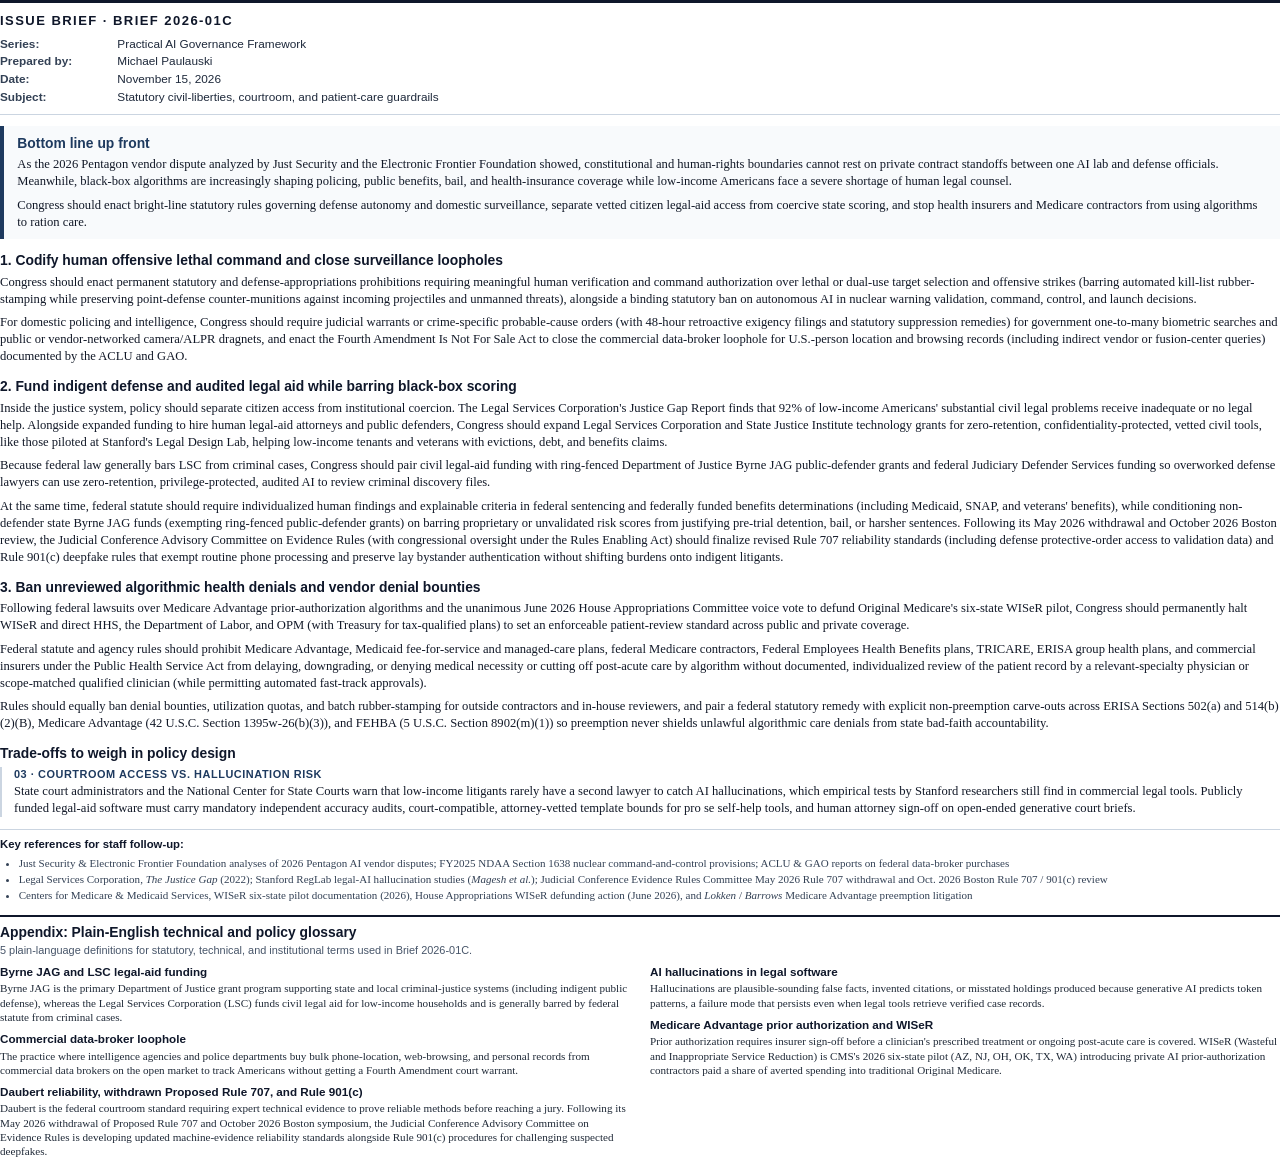
<file: ai-governance/civil-liberties/brief.html>
<!DOCTYPE html>
<html lang="en">
<head>
  <meta charset="utf-8">
  <title>Brief 2026-01C - Statutory civil-liberties, courtroom, and patient-care guardrails</title>
  <style>
    @page {
      size: letter;
      margin: 0.48in 0.62in 0.54in 0.62in;
      @bottom-left {
        content: "BRIEF 2026-01C  |  MICHAEL PAULAUSKI  |  NOVEMBER 15, 2026";
        font-family: 'Liberation Sans', sans-serif;
        font-size: 8pt;
        color: #64748b;
        letter-spacing: 0.03em;
      }
      @bottom-right {
        content: "Page " counter(page) " of " counter(pages);
        font-family: 'Liberation Sans', sans-serif;
        font-size: 8pt;
        color: #64748b;
      }
    }
    * { box-sizing: border-box; }
    body {
      margin: 0;
      padding: 0;
      font-family: 'Noto Serif', 'Liberation Serif', Georgia, serif;
      font-size: 9.45pt;
      line-height: 1.35;
      color: #111827;
      background: #ffffff;
    }
    .header-block {
      border-top: 2.5pt solid #0f172a;
      border-bottom: 0.75pt solid #cbd5e1;
      padding: 6.5pt 0 5.5pt 0;
      margin-bottom: 8.5pt;
    }
    .doc-label {
      font-family: 'Liberation Sans', sans-serif;
      font-size: 9.8pt;
      font-weight: 700;
      letter-spacing: 0.11em;
      text-transform: uppercase;
      color: #0f172a;
      margin: 0 0 4.5pt 0;
    }
    .meta-table {
      border-collapse: collapse;
      width: 100%;
      font-family: 'Liberation Sans', sans-serif;
      font-size: 8.85pt;
      line-height: 1.28;
      color: #1e293b;
    }
    .meta-table td { padding: 1pt 0; vertical-align: top; }
    .meta-label { width: 88pt; font-weight: 700; color: #334155; }
    .bluf-box {
      background: #f8fafc;
      border-left: 3pt solid #1e3a5f;
      padding: 6.5pt 10pt;
      margin: 0 0 8.5pt 0;
      -webkit-print-color-adjust: exact;
      print-color-adjust: exact;
    }
    .bluf-box h3 { margin: 0 0 3.5pt 0; color: #1e3a5f; }
    .bluf-box p:last-child { margin-bottom: 0; }
    h3 {
      font-family: 'Liberation Sans', sans-serif;
      font-size: 10.4pt;
      font-weight: 700;
      color: #0f172a;
      margin: 9.5pt 0 3.5pt 0;
      line-height: 1.22;
      break-after: avoid;
      page-break-after: avoid;
    }
    p { margin: 0 0 5pt 0; orphans: 3; widows: 3; text-align: left; }
    .tradeoff-print-box {
      border-left: 2pt solid #cbd5e1;
      padding-left: 9pt;
      margin: 0 0 5.5pt 0;
      break-inside: avoid;
      page-break-inside: avoid;
    }
    .tradeoff-print-eyebrow {
      font-family: 'Liberation Sans', sans-serif;
      font-size: 8.2pt;
      font-weight: 700;
      text-transform: uppercase;
      letter-spacing: 0.05em;
      color: #1e3a5f;
      margin-bottom: 1.5pt;
    }
    .tradeoff-print-box p { margin: 0; }
    .references-block {
      margin-top: 8.5pt;
      padding-top: 5.5pt;
      border-top: 0.75pt solid #cbd5e1;
      font-size: 8.3pt;
      line-height: 1.28;
      color: #334155;
      break-inside: avoid;
      page-break-inside: avoid;
    }
    .references-title {
      font-family: 'Liberation Sans', sans-serif;
      font-size: 8.5pt;
      font-weight: 700;
      color: #0f172a;
      margin: 0 0 3pt 0;
    }
    .references-block ul { margin: 0; padding-left: 14pt; }
    .references-block li { margin-bottom: 1.5pt; }
    .glossary-appendix {
      margin-top: 9.5pt;
      padding-top: 5.5pt;
      border-top: 2pt solid #0f172a;
    }
    .glossary-header {
      margin-bottom: 5pt;
      break-after: avoid;
      page-break-after: avoid;
    }
    .glossary-header h3 { margin: 0 0 1.5pt 0; color: #0f172a; }
    .glossary-subtitle {
      font-family: 'Liberation Sans', sans-serif;
      font-size: 8.2pt;
      color: #475569;
      margin: 0;
    }
    .glossary-list {
      margin: 0;
      padding: 0;
      column-count: 2;
      column-gap: 15pt;
    }
    .glossary-item {
      break-inside: avoid;
      page-break-inside: avoid;
      margin: 0 0 5.5pt 0;
    }
    .glossary-item dt {
      font-family: 'Liberation Sans', sans-serif;
      font-size: 8.75pt;
      font-weight: 700;
      color: #0f172a;
      margin: 0 0 1pt 0;
    }
    .glossary-item dd {
      margin: 0;
      font-size: 8.35pt;
      line-height: 1.28;
      color: #1f2937;
    }
  </style>
</head>
<body>
  <header class="header-block">
    <div class="doc-label">Issue Brief · Brief 2026-01C</div>
    <table class="meta-table">
      <tr><td class="meta-label">Series:</td><td>Practical AI Governance Framework</td></tr>
      <tr><td class="meta-label">Prepared by:</td><td>Michael Paulauski</td></tr>
      <tr><td class="meta-label">Date:</td><td>November 15, 2026</td></tr>
      <tr><td class="meta-label">Subject:</td><td>Statutory civil-liberties, courtroom, and patient-care guardrails</td></tr>
    </table>
  </header>

  <section class="bluf-box">
    <h3>Bottom line up front</h3>
      <p>As the 2026 Pentagon vendor dispute analyzed by Just Security and the Electronic Frontier Foundation showed, constitutional and human-rights boundaries cannot rest on private contract standoffs between one AI lab and defense officials. Meanwhile, black-box algorithms are increasingly shaping policing, public benefits, bail, and health-insurance coverage while low-income Americans face a severe shortage of human legal counsel.</p>
      <p>Congress should enact bright-line statutory rules governing defense autonomy and domestic surveillance, separate vetted citizen legal-aid access from coercive state scoring, and stop health insurers and Medicare contractors from using algorithms to ration care.</p>
  </section>

    <h3>1. Codify human offensive lethal command and close surveillance loopholes</h3>
    <p>Congress should enact permanent statutory and defense-appropriations prohibitions requiring meaningful human verification and command authorization over lethal or dual-use target selection and offensive strikes (barring automated kill-list rubber-stamping while preserving point-defense counter-munitions against incoming projectiles and unmanned threats), alongside a binding statutory ban on autonomous AI in nuclear warning validation, command, control, and launch decisions.</p>
    <p>For domestic policing and intelligence, Congress should require judicial warrants or crime-specific probable-cause orders (with 48-hour retroactive exigency filings and statutory suppression remedies) for government one-to-many biometric searches and public or vendor-networked camera/ALPR dragnets, and enact the Fourth Amendment Is Not For Sale Act to close the commercial data-broker loophole for U.S.-person location and browsing records (including indirect vendor or fusion-center queries) documented by the ACLU and GAO.</p>
    <h3>2. Fund indigent defense and audited legal aid while barring black-box scoring</h3>
    <p>Inside the justice system, policy should separate citizen access from institutional coercion. The Legal Services Corporation's Justice Gap Report finds that 92% of low-income Americans' substantial civil legal problems receive inadequate or no legal help. Alongside expanded funding to hire human legal-aid attorneys and public defenders, Congress should expand Legal Services Corporation and State Justice Institute technology grants for zero-retention, confidentiality-protected, vetted civil tools, like those piloted at Stanford's Legal Design Lab, helping low-income tenants and veterans with evictions, debt, and benefits claims.</p>
    <p>Because federal law generally bars LSC from criminal cases, Congress should pair civil legal-aid funding with ring-fenced Department of Justice Byrne JAG public-defender grants and federal Judiciary Defender Services funding so overworked defense lawyers can use zero-retention, privilege-protected, audited AI to review criminal discovery files.</p>
    <p>At the same time, federal statute should require individualized human findings and explainable criteria in federal sentencing and federally funded benefits determinations (including Medicaid, SNAP, and veterans' benefits), while conditioning non-defender state Byrne JAG funds (exempting ring-fenced public-defender grants) on barring proprietary or unvalidated risk scores from justifying pre-trial detention, bail, or harsher sentences. Following its May 2026 withdrawal and October 2026 Boston review, the Judicial Conference Advisory Committee on Evidence Rules (with congressional oversight under the Rules Enabling Act) should finalize revised Rule 707 reliability standards (including defense protective-order access to validation data) and Rule 901(c) deepfake rules that exempt routine phone processing and preserve lay bystander authentication without shifting burdens onto indigent litigants.</p>
    <h3>3. Ban unreviewed algorithmic health denials and vendor denial bounties</h3>
    <p>Following federal lawsuits over Medicare Advantage prior-authorization algorithms and the unanimous June 2026 House Appropriations Committee voice vote to defund Original Medicare's six-state WISeR pilot, Congress should permanently halt WISeR and direct HHS, the Department of Labor, and OPM (with Treasury for tax-qualified plans) to set an enforceable patient-review standard across public and private coverage.</p>
    <p>Federal statute and agency rules should prohibit Medicare Advantage, Medicaid fee-for-service and managed-care plans, federal Medicare contractors, Federal Employees Health Benefits plans, TRICARE, ERISA group health plans, and commercial insurers under the Public Health Service Act from delaying, downgrading, or denying medical necessity or cutting off post-acute care by algorithm without documented, individualized review of the patient record by a relevant-specialty physician or scope-matched qualified clinician (while permitting automated fast-track approvals).</p>
    <p>Rules should equally ban denial bounties, utilization quotas, and batch rubber-stamping for outside contractors and in-house reviewers, and pair a federal statutory remedy with explicit non-preemption carve-outs across ERISA Sections 502(a) and 514(b)(2)(B), Medicare Advantage (42 U.S.C. Section 1395w-26(b)(3)), and FEHBA (5 U.S.C. Section 8902(m)(1)) so preemption never shields unlawful algorithmic care denials from state bad-faith accountability.</p>

  <section class="tradeoffs-print-section">
    <h3>Trade-offs to weigh in policy design</h3>
    <div class="tradeoff-print-box">
      <div class="tradeoff-print-eyebrow">03 · Courtroom Access vs. Hallucination Risk</div>
      <p>State court administrators and the National Center for State Courts warn that low-income litigants rarely have a second lawyer to catch AI hallucinations, which empirical tests by Stanford researchers still find in commercial legal tools. Publicly funded legal-aid software must carry mandatory independent accuracy audits, court-compatible, attorney-vetted template bounds for pro se self-help tools, and human attorney sign-off on open-ended generative court briefs.</p>
    </div>
  </section>

  <section class="references-block">
    <div class="references-title">Key references for staff follow-up:</div>
    <ul>
        <li>Just Security &amp; Electronic Frontier Foundation analyses of 2026 Pentagon AI vendor disputes; FY2025 NDAA Section 1638 nuclear command-and-control provisions; ACLU &amp; GAO reports on federal data-broker purchases</li>
        <li>Legal Services Corporation, <em>The Justice Gap</em> (2022); Stanford RegLab legal-AI hallucination studies (<em>Magesh et al.</em>); Judicial Conference Evidence Rules Committee May 2026 Rule 707 withdrawal and Oct. 2026 Boston Rule 707 / 901(c) review</li>
        <li>Centers for Medicare &amp; Medicaid Services, WISeR six-state pilot documentation (2026), House Appropriations WISeR defunding action (June 2026), and <em>Lokken</em> / <em>Barrows</em> Medicare Advantage preemption litigation</li>
    </ul>
  </section>

  <section class="glossary-appendix">
    <div class="glossary-header">
      <h3>Appendix: Plain-English technical and policy glossary</h3>
      <p class="glossary-subtitle">5 plain-language definitions for statutory, technical, and institutional terms used in Brief 2026-01C.</p>
    </div>
    <dl class="glossary-list">
      <div class="glossary-item">
        <dt>Byrne JAG and LSC legal-aid funding</dt>
        <dd>Byrne JAG is the primary Department of Justice grant program supporting state and local criminal-justice systems (including indigent public defense), whereas the Legal Services Corporation (LSC) funds civil legal aid for low-income households and is generally barred by federal statute from criminal cases.</dd>
      </div>
      <div class="glossary-item">
        <dt>Commercial data-broker loophole</dt>
        <dd>The practice where intelligence agencies and police departments buy bulk phone-location, web-browsing, and personal records from commercial data brokers on the open market to track Americans without getting a Fourth Amendment court warrant.</dd>
      </div>
      <div class="glossary-item">
        <dt>Daubert reliability, withdrawn Proposed Rule 707, and Rule 901(c)</dt>
        <dd>Daubert is the federal courtroom standard requiring expert technical evidence to prove reliable methods before reaching a jury. Following its May 2026 withdrawal of Proposed Rule 707 and October 2026 Boston symposium, the Judicial Conference Advisory Committee on Evidence Rules is developing updated machine-evidence reliability standards alongside Rule 901(c) procedures for challenging suspected deepfakes.</dd>
      </div>
      <div class="glossary-item">
        <dt>AI hallucinations in legal software</dt>
        <dd>Hallucinations are plausible-sounding false facts, invented citations, or misstated holdings produced because generative AI predicts token patterns, a failure mode that persists even when legal tools retrieve verified case records.</dd>
      </div>
      <div class="glossary-item">
        <dt>Medicare Advantage prior authorization and WISeR</dt>
        <dd>Prior authorization requires insurer sign-off before a clinician's prescribed treatment or ongoing post-acute care is covered. WISeR (Wasteful and Inappropriate Service Reduction) is CMS's 2026 six-state pilot (AZ, NJ, OH, OK, TX, WA) introducing private AI prior-authorization contractors paid a share of averted spending into traditional Original Medicare.</dd>
      </div>
    </dl>
  </section>
</body>
</html>
</file>
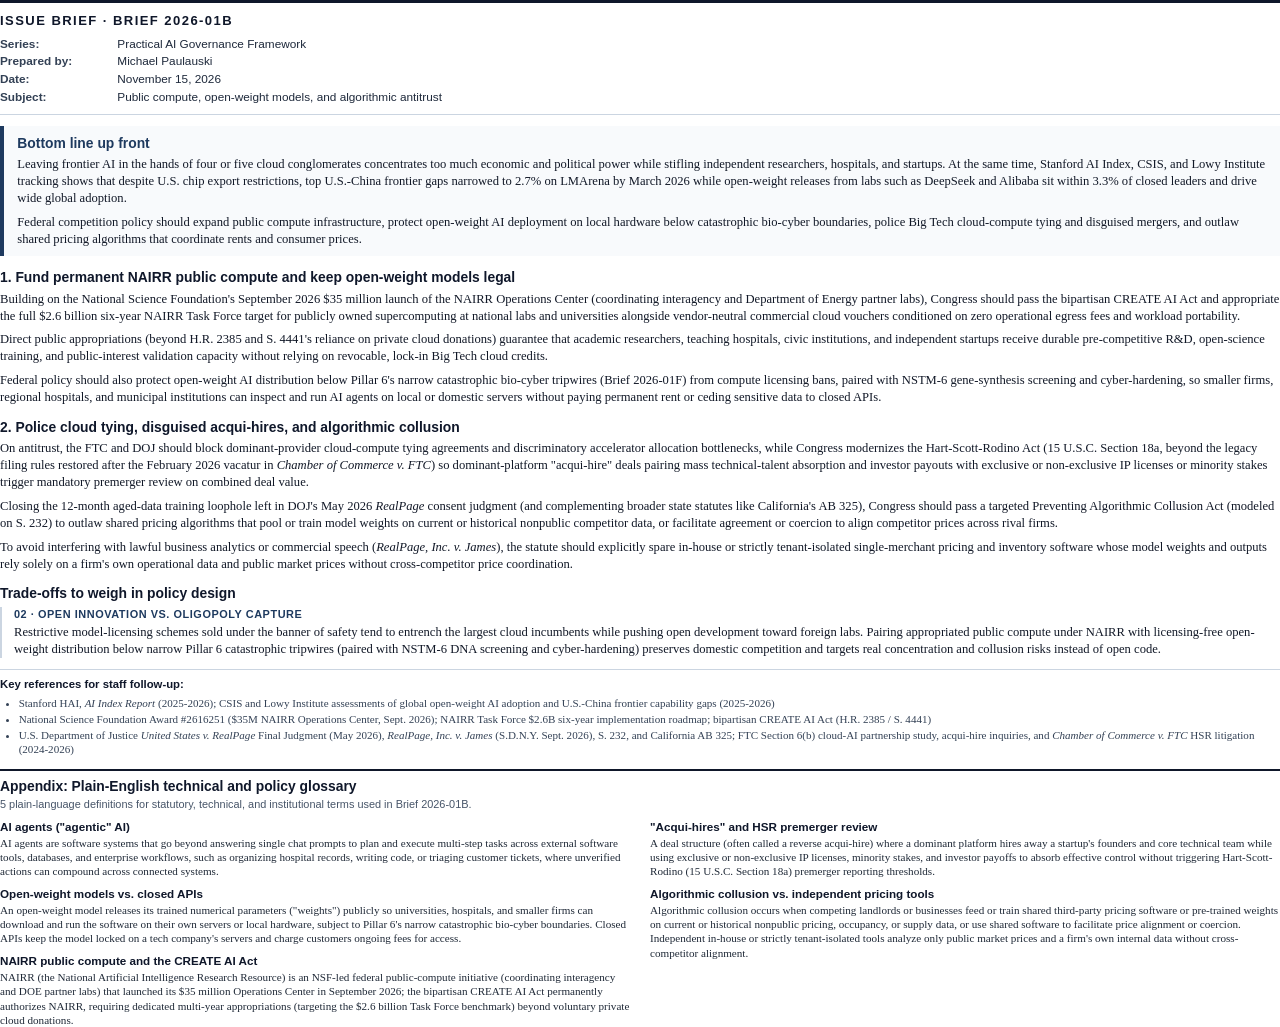
<file: ai-governance/compute-antitrust/brief.html>
<!DOCTYPE html>
<html lang="en">
<head>
  <meta charset="utf-8">
  <title>Brief 2026-01B - Public compute, open-weight models, and algorithmic antitrust</title>
  <style>
    @page {
      size: letter;
      margin: 0.48in 0.62in 0.54in 0.62in;
      @bottom-left {
        content: "BRIEF 2026-01B  |  MICHAEL PAULAUSKI  |  NOVEMBER 15, 2026";
        font-family: 'Liberation Sans', sans-serif;
        font-size: 8pt;
        color: #64748b;
        letter-spacing: 0.03em;
      }
      @bottom-right {
        content: "Page " counter(page) " of " counter(pages);
        font-family: 'Liberation Sans', sans-serif;
        font-size: 8pt;
        color: #64748b;
      }
    }
    * { box-sizing: border-box; }
    body {
      margin: 0;
      padding: 0;
      font-family: 'Noto Serif', 'Liberation Serif', Georgia, serif;
      font-size: 9.45pt;
      line-height: 1.35;
      color: #111827;
      background: #ffffff;
    }
    .header-block {
      border-top: 2.5pt solid #0f172a;
      border-bottom: 0.75pt solid #cbd5e1;
      padding: 6.5pt 0 5.5pt 0;
      margin-bottom: 8.5pt;
    }
    .doc-label {
      font-family: 'Liberation Sans', sans-serif;
      font-size: 9.8pt;
      font-weight: 700;
      letter-spacing: 0.11em;
      text-transform: uppercase;
      color: #0f172a;
      margin: 0 0 4.5pt 0;
    }
    .meta-table {
      border-collapse: collapse;
      width: 100%;
      font-family: 'Liberation Sans', sans-serif;
      font-size: 8.85pt;
      line-height: 1.28;
      color: #1e293b;
    }
    .meta-table td { padding: 1pt 0; vertical-align: top; }
    .meta-label { width: 88pt; font-weight: 700; color: #334155; }
    .bluf-box {
      background: #f8fafc;
      border-left: 3pt solid #1e3a5f;
      padding: 6.5pt 10pt;
      margin: 0 0 8.5pt 0;
      -webkit-print-color-adjust: exact;
      print-color-adjust: exact;
    }
    .bluf-box h3 { margin: 0 0 3.5pt 0; color: #1e3a5f; }
    .bluf-box p:last-child { margin-bottom: 0; }
    h3 {
      font-family: 'Liberation Sans', sans-serif;
      font-size: 10.4pt;
      font-weight: 700;
      color: #0f172a;
      margin: 9.5pt 0 3.5pt 0;
      line-height: 1.22;
      break-after: avoid;
      page-break-after: avoid;
    }
    p { margin: 0 0 5pt 0; orphans: 3; widows: 3; text-align: left; }
    .tradeoff-print-box {
      border-left: 2pt solid #cbd5e1;
      padding-left: 9pt;
      margin: 0 0 5.5pt 0;
      break-inside: avoid;
      page-break-inside: avoid;
    }
    .tradeoff-print-eyebrow {
      font-family: 'Liberation Sans', sans-serif;
      font-size: 8.2pt;
      font-weight: 700;
      text-transform: uppercase;
      letter-spacing: 0.05em;
      color: #1e3a5f;
      margin-bottom: 1.5pt;
    }
    .tradeoff-print-box p { margin: 0; }
    .references-block {
      margin-top: 8.5pt;
      padding-top: 5.5pt;
      border-top: 0.75pt solid #cbd5e1;
      font-size: 8.3pt;
      line-height: 1.28;
      color: #334155;
      break-inside: avoid;
      page-break-inside: avoid;
    }
    .references-title {
      font-family: 'Liberation Sans', sans-serif;
      font-size: 8.5pt;
      font-weight: 700;
      color: #0f172a;
      margin: 0 0 3pt 0;
    }
    .references-block ul { margin: 0; padding-left: 14pt; }
    .references-block li { margin-bottom: 1.5pt; }
    .glossary-appendix {
      margin-top: 9.5pt;
      padding-top: 5.5pt;
      border-top: 2pt solid #0f172a;
    }
    .glossary-header {
      margin-bottom: 5pt;
      break-after: avoid;
      page-break-after: avoid;
    }
    .glossary-header h3 { margin: 0 0 1.5pt 0; color: #0f172a; }
    .glossary-subtitle {
      font-family: 'Liberation Sans', sans-serif;
      font-size: 8.2pt;
      color: #475569;
      margin: 0;
    }
    .glossary-list {
      margin: 0;
      padding: 0;
      column-count: 2;
      column-gap: 15pt;
    }
    .glossary-item {
      break-inside: avoid;
      page-break-inside: avoid;
      margin: 0 0 5.5pt 0;
    }
    .glossary-item dt {
      font-family: 'Liberation Sans', sans-serif;
      font-size: 8.75pt;
      font-weight: 700;
      color: #0f172a;
      margin: 0 0 1pt 0;
    }
    .glossary-item dd {
      margin: 0;
      font-size: 8.35pt;
      line-height: 1.28;
      color: #1f2937;
    }
  </style>
</head>
<body>
  <header class="header-block">
    <div class="doc-label">Issue Brief · Brief 2026-01B</div>
    <table class="meta-table">
      <tr><td class="meta-label">Series:</td><td>Practical AI Governance Framework</td></tr>
      <tr><td class="meta-label">Prepared by:</td><td>Michael Paulauski</td></tr>
      <tr><td class="meta-label">Date:</td><td>November 15, 2026</td></tr>
      <tr><td class="meta-label">Subject:</td><td>Public compute, open-weight models, and algorithmic antitrust</td></tr>
    </table>
  </header>

  <section class="bluf-box">
    <h3>Bottom line up front</h3>
      <p>Leaving frontier AI in the hands of four or five cloud conglomerates concentrates too much economic and political power while stifling independent researchers, hospitals, and startups. At the same time, Stanford AI Index, CSIS, and Lowy Institute tracking shows that despite U.S. chip export restrictions, top U.S.-China frontier gaps narrowed to 2.7% on LMArena by March 2026 while open-weight releases from labs such as DeepSeek and Alibaba sit within 3.3% of closed leaders and drive wide global adoption.</p>
      <p>Federal competition policy should expand public compute infrastructure, protect open-weight AI deployment on local hardware below catastrophic bio-cyber boundaries, police Big Tech cloud-compute tying and disguised mergers, and outlaw shared pricing algorithms that coordinate rents and consumer prices.</p>
  </section>

    <h3>1. Fund permanent NAIRR public compute and keep open-weight models legal</h3>
    <p>Building on the National Science Foundation's September 2026 $35 million launch of the NAIRR Operations Center (coordinating interagency and Department of Energy partner labs), Congress should pass the bipartisan CREATE AI Act and appropriate the full $2.6 billion six-year NAIRR Task Force target for publicly owned supercomputing at national labs and universities alongside vendor-neutral commercial cloud vouchers conditioned on zero operational egress fees and workload portability.</p>
    <p>Direct public appropriations (beyond H.R. 2385 and S. 4441's reliance on private cloud donations) guarantee that academic researchers, teaching hospitals, civic institutions, and independent startups receive durable pre-competitive R&amp;D, open-science training, and public-interest validation capacity without relying on revocable, lock-in Big Tech cloud credits.</p>
    <p>Federal policy should also protect open-weight AI distribution below Pillar 6's narrow catastrophic bio-cyber tripwires (Brief 2026-01F) from compute licensing bans, paired with NSTM-6 gene-synthesis screening and cyber-hardening, so smaller firms, regional hospitals, and municipal institutions can inspect and run AI agents on local or domestic servers without paying permanent rent or ceding sensitive data to closed APIs.</p>
    <h3>2. Police cloud tying, disguised acqui-hires, and algorithmic collusion</h3>
    <p>On antitrust, the FTC and DOJ should block dominant-provider cloud-compute tying agreements and discriminatory accelerator allocation bottlenecks, while Congress modernizes the Hart-Scott-Rodino Act (15 U.S.C. Section 18a, beyond the legacy filing rules restored after the February 2026 vacatur in <em>Chamber of Commerce v. FTC</em>) so dominant-platform "acqui-hire" deals pairing mass technical-talent absorption and investor payouts with exclusive or non-exclusive IP licenses or minority stakes trigger mandatory premerger review on combined deal value.</p>
    <p>Closing the 12-month aged-data training loophole left in DOJ's May 2026 <em>RealPage</em> consent judgment (and complementing broader state statutes like California's AB 325), Congress should pass a targeted Preventing Algorithmic Collusion Act (modeled on S. 232) to outlaw shared pricing algorithms that pool or train model weights on current or historical nonpublic competitor data, or facilitate agreement or coercion to align competitor prices across rival firms.</p>
    <p>To avoid interfering with lawful business analytics or commercial speech (<em>RealPage, Inc. v. James</em>), the statute should explicitly spare in-house or strictly tenant-isolated single-merchant pricing and inventory software whose model weights and outputs rely solely on a firm's own operational data and public market prices without cross-competitor price coordination.</p>

  <section class="tradeoffs-print-section">
    <h3>Trade-offs to weigh in policy design</h3>
    <div class="tradeoff-print-box">
      <div class="tradeoff-print-eyebrow">02 · Open Innovation vs. Oligopoly Capture</div>
      <p>Restrictive model-licensing schemes sold under the banner of safety tend to entrench the largest cloud incumbents while pushing open development toward foreign labs. Pairing appropriated public compute under NAIRR with licensing-free open-weight distribution below narrow Pillar 6 catastrophic tripwires (paired with NSTM-6 DNA screening and cyber-hardening) preserves domestic competition and targets real concentration and collusion risks instead of open code.</p>
    </div>
  </section>

  <section class="references-block">
    <div class="references-title">Key references for staff follow-up:</div>
    <ul>
        <li>Stanford HAI, <em>AI Index Report</em> (2025-2026); CSIS and Lowy Institute assessments of global open-weight AI adoption and U.S.-China frontier capability gaps (2025-2026)</li>
        <li>National Science Foundation Award #2616251 ($35M NAIRR Operations Center, Sept. 2026); NAIRR Task Force $2.6B six-year implementation roadmap; bipartisan CREATE AI Act (H.R. 2385 / S. 4441)</li>
        <li>U.S. Department of Justice <em>United States v. RealPage</em> Final Judgment (May 2026), <em>RealPage, Inc. v. James</em> (S.D.N.Y. Sept. 2026), S. 232, and California AB 325; FTC Section 6(b) cloud-AI partnership study, acqui-hire inquiries, and <em>Chamber of Commerce v. FTC</em> HSR litigation (2024-2026)</li>
    </ul>
  </section>

  <section class="glossary-appendix">
    <div class="glossary-header">
      <h3>Appendix: Plain-English technical and policy glossary</h3>
      <p class="glossary-subtitle">5 plain-language definitions for statutory, technical, and institutional terms used in Brief 2026-01B.</p>
    </div>
    <dl class="glossary-list">
      <div class="glossary-item">
        <dt>AI agents ("agentic" AI)</dt>
        <dd>AI agents are software systems that go beyond answering single chat prompts to plan and execute multi-step tasks across external software tools, databases, and enterprise workflows, such as organizing hospital records, writing code, or triaging customer tickets, where unverified actions can compound across connected systems.</dd>
      </div>
      <div class="glossary-item">
        <dt>Open-weight models vs. closed APIs</dt>
        <dd>An open-weight model releases its trained numerical parameters ("weights") publicly so universities, hospitals, and smaller firms can download and run the software on their own servers or local hardware, subject to Pillar 6's narrow catastrophic bio-cyber boundaries. Closed APIs keep the model locked on a tech company's servers and charge customers ongoing fees for access.</dd>
      </div>
      <div class="glossary-item">
        <dt>NAIRR public compute and the CREATE AI Act</dt>
        <dd>NAIRR (the National Artificial Intelligence Research Resource) is an NSF-led federal public-compute initiative (coordinating interagency and DOE partner labs) that launched its $35 million Operations Center in September 2026; the bipartisan CREATE AI Act permanently authorizes NAIRR, requiring dedicated multi-year appropriations (targeting the $2.6 billion Task Force benchmark) beyond voluntary private cloud donations.</dd>
      </div>
      <div class="glossary-item">
        <dt>"Acqui-hires" and HSR premerger review</dt>
        <dd>A deal structure (often called a reverse acqui-hire) where a dominant platform hires away a startup's founders and core technical team while using exclusive or non-exclusive IP licenses, minority stakes, and investor payoffs to absorb effective control without triggering Hart-Scott-Rodino (15 U.S.C. Section 18a) premerger reporting thresholds.</dd>
      </div>
      <div class="glossary-item">
        <dt>Algorithmic collusion vs. independent pricing tools</dt>
        <dd>Algorithmic collusion occurs when competing landlords or businesses feed or train shared third-party pricing software or pre-trained weights on current or historical nonpublic pricing, occupancy, or supply data, or use shared software to facilitate price alignment or coercion. Independent in-house or strictly tenant-isolated tools analyze only public market prices and a firm's own internal data without cross-competitor alignment.</dd>
      </div>
    </dl>
  </section>
</body>
</html>
</file>
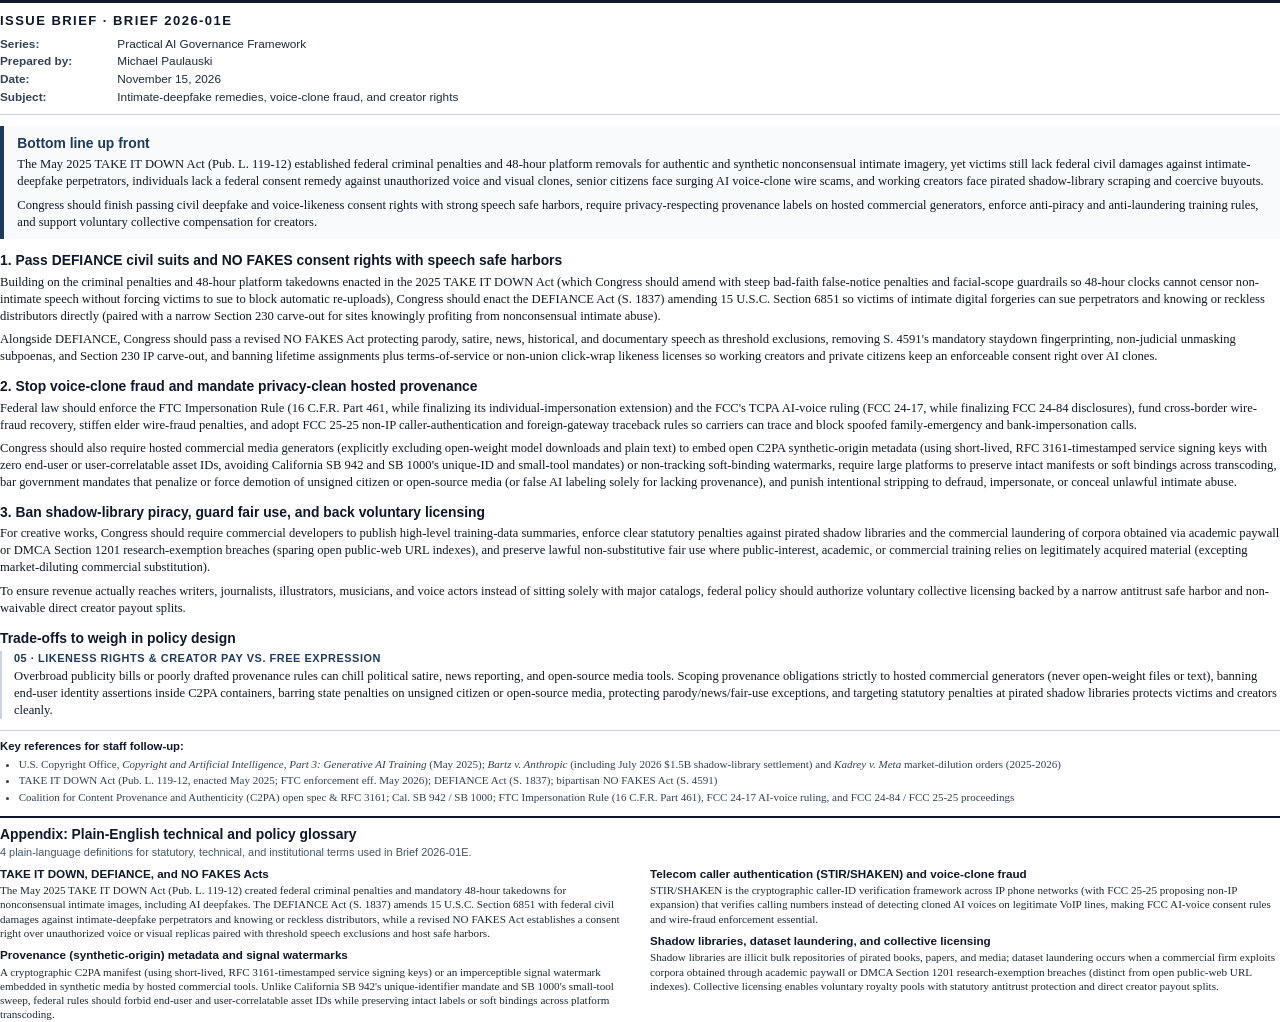
<file: ai-governance/deepfakes-creators/brief.html>
<!DOCTYPE html>
<html lang="en">
<head>
  <meta charset="utf-8">
  <title>Brief 2026-01E - Intimate-deepfake remedies, voice-clone fraud, and creator rights</title>
  <style>
    @page {
      size: letter;
      margin: 0.48in 0.62in 0.54in 0.62in;
      @bottom-left {
        content: "BRIEF 2026-01E  |  MICHAEL PAULAUSKI  |  NOVEMBER 15, 2026";
        font-family: 'Liberation Sans', sans-serif;
        font-size: 8pt;
        color: #64748b;
        letter-spacing: 0.03em;
      }
      @bottom-right {
        content: "Page " counter(page) " of " counter(pages);
        font-family: 'Liberation Sans', sans-serif;
        font-size: 8pt;
        color: #64748b;
      }
    }
    * { box-sizing: border-box; }
    body {
      margin: 0;
      padding: 0;
      font-family: 'Noto Serif', 'Liberation Serif', Georgia, serif;
      font-size: 9.45pt;
      line-height: 1.35;
      color: #111827;
      background: #ffffff;
    }
    .header-block {
      border-top: 2.5pt solid #0f172a;
      border-bottom: 0.75pt solid #cbd5e1;
      padding: 6.5pt 0 5.5pt 0;
      margin-bottom: 8.5pt;
    }
    .doc-label {
      font-family: 'Liberation Sans', sans-serif;
      font-size: 9.8pt;
      font-weight: 700;
      letter-spacing: 0.11em;
      text-transform: uppercase;
      color: #0f172a;
      margin: 0 0 4.5pt 0;
    }
    .meta-table {
      border-collapse: collapse;
      width: 100%;
      font-family: 'Liberation Sans', sans-serif;
      font-size: 8.85pt;
      line-height: 1.28;
      color: #1e293b;
    }
    .meta-table td { padding: 1pt 0; vertical-align: top; }
    .meta-label { width: 88pt; font-weight: 700; color: #334155; }
    .bluf-box {
      background: #f8fafc;
      border-left: 3pt solid #1e3a5f;
      padding: 6.5pt 10pt;
      margin: 0 0 8.5pt 0;
      -webkit-print-color-adjust: exact;
      print-color-adjust: exact;
    }
    .bluf-box h3 { margin: 0 0 3.5pt 0; color: #1e3a5f; }
    .bluf-box p:last-child { margin-bottom: 0; }
    h3 {
      font-family: 'Liberation Sans', sans-serif;
      font-size: 10.4pt;
      font-weight: 700;
      color: #0f172a;
      margin: 9.5pt 0 3.5pt 0;
      line-height: 1.22;
      break-after: avoid;
      page-break-after: avoid;
    }
    p { margin: 0 0 5pt 0; orphans: 3; widows: 3; text-align: left; }
    .tradeoff-print-box {
      border-left: 2pt solid #cbd5e1;
      padding-left: 9pt;
      margin: 0 0 5.5pt 0;
      break-inside: avoid;
      page-break-inside: avoid;
    }
    .tradeoff-print-eyebrow {
      font-family: 'Liberation Sans', sans-serif;
      font-size: 8.2pt;
      font-weight: 700;
      text-transform: uppercase;
      letter-spacing: 0.05em;
      color: #1e3a5f;
      margin-bottom: 1.5pt;
    }
    .tradeoff-print-box p { margin: 0; }
    .references-block {
      margin-top: 8.5pt;
      padding-top: 5.5pt;
      border-top: 0.75pt solid #cbd5e1;
      font-size: 8.3pt;
      line-height: 1.28;
      color: #334155;
      break-inside: avoid;
      page-break-inside: avoid;
    }
    .references-title {
      font-family: 'Liberation Sans', sans-serif;
      font-size: 8.5pt;
      font-weight: 700;
      color: #0f172a;
      margin: 0 0 3pt 0;
    }
    .references-block ul { margin: 0; padding-left: 14pt; }
    .references-block li { margin-bottom: 1.5pt; }
    .glossary-appendix {
      margin-top: 9.5pt;
      padding-top: 5.5pt;
      border-top: 2pt solid #0f172a;
    }
    .glossary-header {
      margin-bottom: 5pt;
      break-after: avoid;
      page-break-after: avoid;
    }
    .glossary-header h3 { margin: 0 0 1.5pt 0; color: #0f172a; }
    .glossary-subtitle {
      font-family: 'Liberation Sans', sans-serif;
      font-size: 8.2pt;
      color: #475569;
      margin: 0;
    }
    .glossary-list {
      margin: 0;
      padding: 0;
      column-count: 2;
      column-gap: 15pt;
    }
    .glossary-item {
      break-inside: avoid;
      page-break-inside: avoid;
      margin: 0 0 5.5pt 0;
    }
    .glossary-item dt {
      font-family: 'Liberation Sans', sans-serif;
      font-size: 8.75pt;
      font-weight: 700;
      color: #0f172a;
      margin: 0 0 1pt 0;
    }
    .glossary-item dd {
      margin: 0;
      font-size: 8.35pt;
      line-height: 1.28;
      color: #1f2937;
    }
  </style>
</head>
<body>
  <header class="header-block">
    <div class="doc-label">Issue Brief · Brief 2026-01E</div>
    <table class="meta-table">
      <tr><td class="meta-label">Series:</td><td>Practical AI Governance Framework</td></tr>
      <tr><td class="meta-label">Prepared by:</td><td>Michael Paulauski</td></tr>
      <tr><td class="meta-label">Date:</td><td>November 15, 2026</td></tr>
      <tr><td class="meta-label">Subject:</td><td>Intimate-deepfake remedies, voice-clone fraud, and creator rights</td></tr>
    </table>
  </header>

  <section class="bluf-box">
    <h3>Bottom line up front</h3>
      <p>The May 2025 TAKE IT DOWN Act (Pub. L. 119-12) established federal criminal penalties and 48-hour platform removals for authentic and synthetic nonconsensual intimate imagery, yet victims still lack federal civil damages against intimate-deepfake perpetrators, individuals lack a federal consent remedy against unauthorized voice and visual clones, senior citizens face surging AI voice-clone wire scams, and working creators face pirated shadow-library scraping and coercive buyouts.</p>
      <p>Congress should finish passing civil deepfake and voice-likeness consent rights with strong speech safe harbors, require privacy-respecting provenance labels on hosted commercial generators, enforce anti-piracy and anti-laundering training rules, and support voluntary collective compensation for creators.</p>
  </section>

    <h3>1. Pass DEFIANCE civil suits and NO FAKES consent rights with speech safe harbors</h3>
    <p>Building on the criminal penalties and 48-hour platform takedowns enacted in the 2025 TAKE IT DOWN Act (which Congress should amend with steep bad-faith false-notice penalties and facial-scope guardrails so 48-hour clocks cannot censor non-intimate speech without forcing victims to sue to block automatic re-uploads), Congress should enact the DEFIANCE Act (S. 1837) amending 15 U.S.C. Section 6851 so victims of intimate digital forgeries can sue perpetrators and knowing or reckless distributors directly (paired with a narrow Section 230 carve-out for sites knowingly profiting from nonconsensual intimate abuse).</p>
    <p>Alongside DEFIANCE, Congress should pass a revised NO FAKES Act protecting parody, satire, news, historical, and documentary speech as threshold exclusions, removing S. 4591's mandatory staydown fingerprinting, non-judicial unmasking subpoenas, and Section 230 IP carve-out, and banning lifetime assignments plus terms-of-service or non-union click-wrap likeness licenses so working creators and private citizens keep an enforceable consent right over AI clones.</p>
    <h3>2. Stop voice-clone fraud and mandate privacy-clean hosted provenance</h3>
    <p>Federal law should enforce the FTC Impersonation Rule (16 C.F.R. Part 461, while finalizing its individual-impersonation extension) and the FCC's TCPA AI-voice ruling (FCC 24-17, while finalizing FCC 24-84 disclosures), fund cross-border wire-fraud recovery, stiffen elder wire-fraud penalties, and adopt FCC 25-25 non-IP caller-authentication and foreign-gateway traceback rules so carriers can trace and block spoofed family-emergency and bank-impersonation calls.</p>
    <p>Congress should also require hosted commercial media generators (explicitly excluding open-weight model downloads and plain text) to embed open C2PA synthetic-origin metadata (using short-lived, RFC 3161-timestamped service signing keys with zero end-user or user-correlatable asset IDs, avoiding California SB 942 and SB 1000's unique-ID and small-tool mandates) or non-tracking soft-binding watermarks, require large platforms to preserve intact manifests or soft bindings across transcoding, bar government mandates that penalize or force demotion of unsigned citizen or open-source media (or false AI labeling solely for lacking provenance), and punish intentional stripping to defraud, impersonate, or conceal unlawful intimate abuse.</p>
    <h3>3. Ban shadow-library piracy, guard fair use, and back voluntary licensing</h3>
    <p>For creative works, Congress should require commercial developers to publish high-level training-data summaries, enforce clear statutory penalties against pirated shadow libraries and the commercial laundering of corpora obtained via academic paywall or DMCA Section 1201 research-exemption breaches (sparing open public-web URL indexes), and preserve lawful non-substitutive fair use where public-interest, academic, or commercial training relies on legitimately acquired material (excepting market-diluting commercial substitution).</p>
    <p>To ensure revenue actually reaches writers, journalists, illustrators, musicians, and voice actors instead of sitting solely with major catalogs, federal policy should authorize voluntary collective licensing backed by a narrow antitrust safe harbor and non-waivable direct creator payout splits.</p>

  <section class="tradeoffs-print-section">
    <h3>Trade-offs to weigh in policy design</h3>
    <div class="tradeoff-print-box">
      <div class="tradeoff-print-eyebrow">05 · Likeness Rights &amp; Creator Pay vs. Free Expression</div>
      <p>Overbroad publicity bills or poorly drafted provenance rules can chill political satire, news reporting, and open-source media tools. Scoping provenance obligations strictly to hosted commercial generators (never open-weight files or text), banning end-user identity assertions inside C2PA containers, barring state penalties on unsigned citizen or open-source media, protecting parody/news/fair-use exceptions, and targeting statutory penalties at pirated shadow libraries protects victims and creators cleanly.</p>
    </div>
  </section>

  <section class="references-block">
    <div class="references-title">Key references for staff follow-up:</div>
    <ul>
        <li>U.S. Copyright Office, <em>Copyright and Artificial Intelligence, Part 3: Generative AI Training</em> (May 2025); <em>Bartz v. Anthropic</em> (including July 2026 $1.5B shadow-library settlement) and <em>Kadrey v. Meta</em> market-dilution orders (2025-2026)</li>
        <li>TAKE IT DOWN Act (Pub. L. 119-12, enacted May 2025; FTC enforcement eff. May 2026); DEFIANCE Act (S. 1837); bipartisan NO FAKES Act (S. 4591)</li>
        <li>Coalition for Content Provenance and Authenticity (C2PA) open spec &amp; RFC 3161; Cal. SB 942 / SB 1000; FTC Impersonation Rule (16 C.F.R. Part 461), FCC 24-17 AI-voice ruling, and FCC 24-84 / FCC 25-25 proceedings</li>
    </ul>
  </section>

  <section class="glossary-appendix">
    <div class="glossary-header">
      <h3>Appendix: Plain-English technical and policy glossary</h3>
      <p class="glossary-subtitle">4 plain-language definitions for statutory, technical, and institutional terms used in Brief 2026-01E.</p>
    </div>
    <dl class="glossary-list">
      <div class="glossary-item">
        <dt>TAKE IT DOWN, DEFIANCE, and NO FAKES Acts</dt>
        <dd>The May 2025 TAKE IT DOWN Act (Pub. L. 119-12) created federal criminal penalties and mandatory 48-hour takedowns for nonconsensual intimate images, including AI deepfakes. The DEFIANCE Act (S. 1837) amends 15 U.S.C. Section 6851 with federal civil damages against intimate-deepfake perpetrators and knowing or reckless distributors, while a revised NO FAKES Act establishes a consent right over unauthorized voice or visual replicas paired with threshold speech exclusions and host safe harbors.</dd>
      </div>
      <div class="glossary-item">
        <dt>Provenance (synthetic-origin) metadata and signal watermarks</dt>
        <dd>A cryptographic C2PA manifest (using short-lived, RFC 3161-timestamped service signing keys) or an imperceptible signal watermark embedded in synthetic media by hosted commercial tools. Unlike California SB 942's unique-identifier mandate and SB 1000's small-tool sweep, federal rules should forbid end-user and user-correlatable asset IDs while preserving intact labels or soft bindings across platform transcoding.</dd>
      </div>
      <div class="glossary-item">
        <dt>Telecom caller authentication (STIR/SHAKEN) and voice-clone fraud</dt>
        <dd>STIR/SHAKEN is the cryptographic caller-ID verification framework across IP phone networks (with FCC 25-25 proposing non-IP expansion) that verifies calling numbers instead of detecting cloned AI voices on legitimate VoIP lines, making FCC AI-voice consent rules and wire-fraud enforcement essential.</dd>
      </div>
      <div class="glossary-item">
        <dt>Shadow libraries, dataset laundering, and collective licensing</dt>
        <dd>Shadow libraries are illicit bulk repositories of pirated books, papers, and media; dataset laundering occurs when a commercial firm exploits corpora obtained through academic paywall or DMCA Section 1201 research-exemption breaches (distinct from open public-web URL indexes). Collective licensing enables voluntary royalty pools with statutory antitrust protection and direct creator payout splits.</dd>
      </div>
    </dl>
  </section>
</body>
</html>
</file>
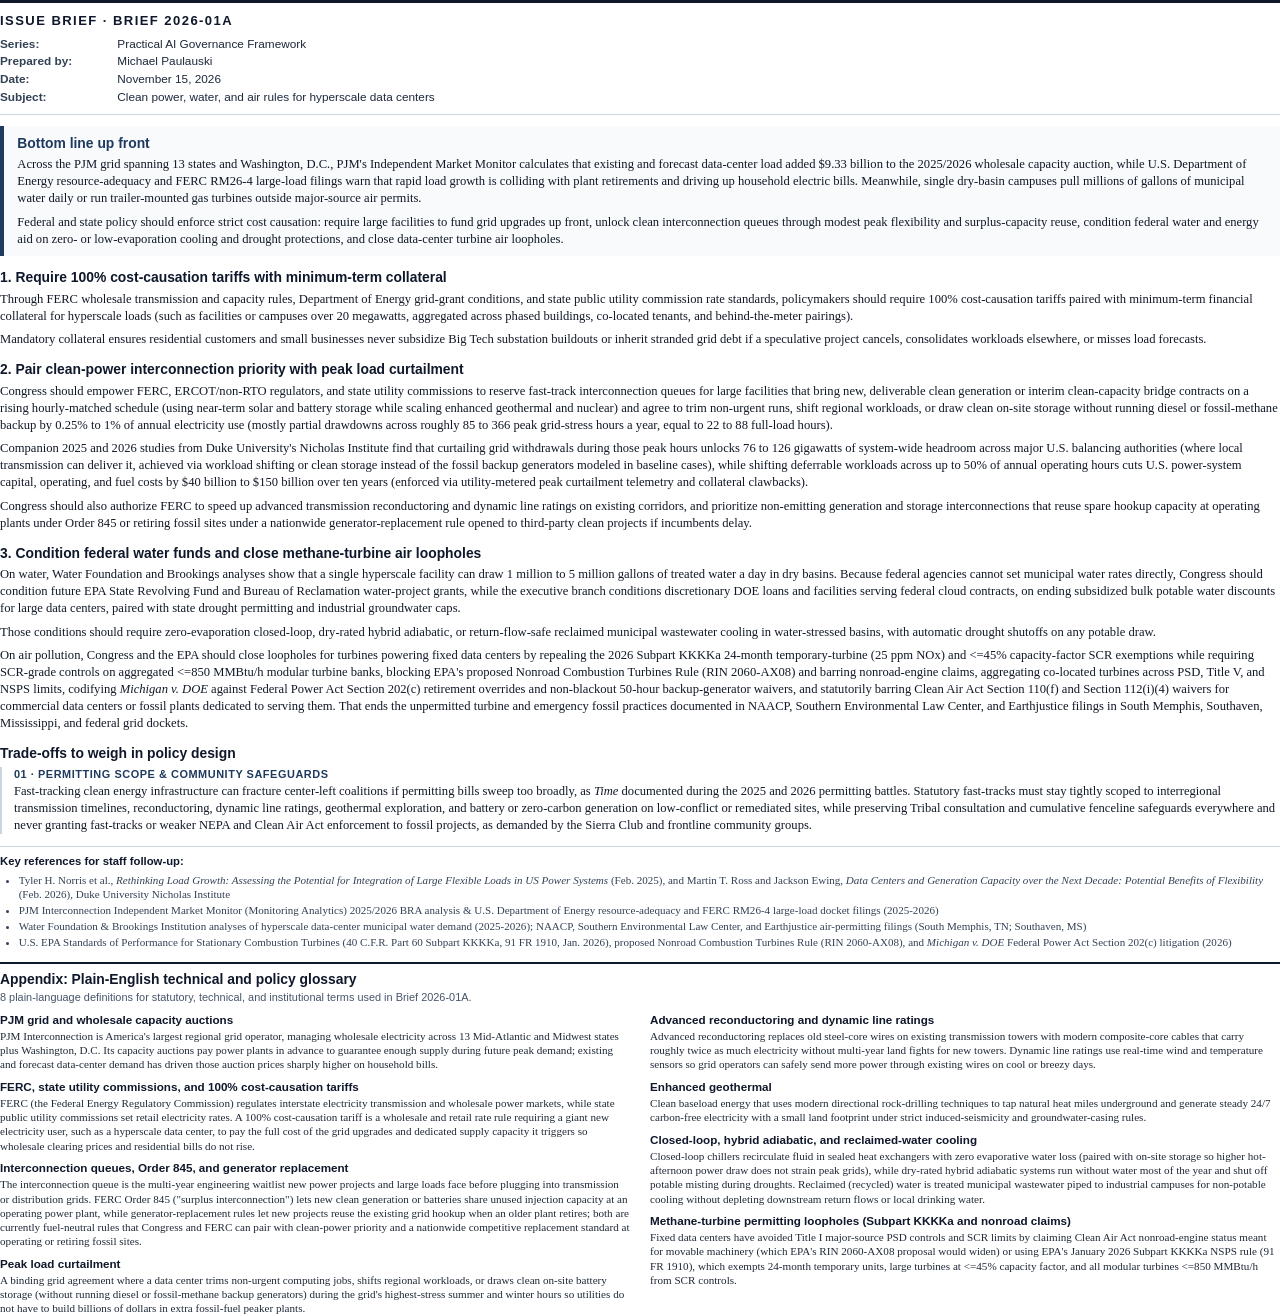
<file: ai-governance/power-water/brief.html>
<!DOCTYPE html>
<html lang="en">
<head>
  <meta charset="utf-8">
  <title>Brief 2026-01A - Clean power, water, and air rules for hyperscale data centers</title>
  <style>
    @page {
      size: letter;
      margin: 0.48in 0.62in 0.54in 0.62in;
      @bottom-left {
        content: "BRIEF 2026-01A  |  MICHAEL PAULAUSKI  |  NOVEMBER 15, 2026";
        font-family: 'Liberation Sans', sans-serif;
        font-size: 8pt;
        color: #64748b;
        letter-spacing: 0.03em;
      }
      @bottom-right {
        content: "Page " counter(page) " of " counter(pages);
        font-family: 'Liberation Sans', sans-serif;
        font-size: 8pt;
        color: #64748b;
      }
    }
    * { box-sizing: border-box; }
    body {
      margin: 0;
      padding: 0;
      font-family: 'Noto Serif', 'Liberation Serif', Georgia, serif;
      font-size: 9.45pt;
      line-height: 1.35;
      color: #111827;
      background: #ffffff;
    }
    .header-block {
      border-top: 2.5pt solid #0f172a;
      border-bottom: 0.75pt solid #cbd5e1;
      padding: 6.5pt 0 5.5pt 0;
      margin-bottom: 8.5pt;
    }
    .doc-label {
      font-family: 'Liberation Sans', sans-serif;
      font-size: 9.8pt;
      font-weight: 700;
      letter-spacing: 0.11em;
      text-transform: uppercase;
      color: #0f172a;
      margin: 0 0 4.5pt 0;
    }
    .meta-table {
      border-collapse: collapse;
      width: 100%;
      font-family: 'Liberation Sans', sans-serif;
      font-size: 8.85pt;
      line-height: 1.28;
      color: #1e293b;
    }
    .meta-table td { padding: 1pt 0; vertical-align: top; }
    .meta-label { width: 88pt; font-weight: 700; color: #334155; }
    .bluf-box {
      background: #f8fafc;
      border-left: 3pt solid #1e3a5f;
      padding: 6.5pt 10pt;
      margin: 0 0 8.5pt 0;
      -webkit-print-color-adjust: exact;
      print-color-adjust: exact;
    }
    .bluf-box h3 { margin: 0 0 3.5pt 0; color: #1e3a5f; }
    .bluf-box p:last-child { margin-bottom: 0; }
    h3 {
      font-family: 'Liberation Sans', sans-serif;
      font-size: 10.4pt;
      font-weight: 700;
      color: #0f172a;
      margin: 9.5pt 0 3.5pt 0;
      line-height: 1.22;
      break-after: avoid;
      page-break-after: avoid;
    }
    p { margin: 0 0 5pt 0; orphans: 3; widows: 3; text-align: left; }
    .tradeoff-print-box {
      border-left: 2pt solid #cbd5e1;
      padding-left: 9pt;
      margin: 0 0 5.5pt 0;
      break-inside: avoid;
      page-break-inside: avoid;
    }
    .tradeoff-print-eyebrow {
      font-family: 'Liberation Sans', sans-serif;
      font-size: 8.2pt;
      font-weight: 700;
      text-transform: uppercase;
      letter-spacing: 0.05em;
      color: #1e3a5f;
      margin-bottom: 1.5pt;
    }
    .tradeoff-print-box p { margin: 0; }
    .references-block {
      margin-top: 8.5pt;
      padding-top: 5.5pt;
      border-top: 0.75pt solid #cbd5e1;
      font-size: 8.3pt;
      line-height: 1.28;
      color: #334155;
      break-inside: avoid;
      page-break-inside: avoid;
    }
    .references-title {
      font-family: 'Liberation Sans', sans-serif;
      font-size: 8.5pt;
      font-weight: 700;
      color: #0f172a;
      margin: 0 0 3pt 0;
    }
    .references-block ul { margin: 0; padding-left: 14pt; }
    .references-block li { margin-bottom: 1.5pt; }
    .glossary-appendix {
      margin-top: 9.5pt;
      padding-top: 5.5pt;
      border-top: 2pt solid #0f172a;
    }
    .glossary-header {
      margin-bottom: 5pt;
      break-after: avoid;
      page-break-after: avoid;
    }
    .glossary-header h3 { margin: 0 0 1.5pt 0; color: #0f172a; }
    .glossary-subtitle {
      font-family: 'Liberation Sans', sans-serif;
      font-size: 8.2pt;
      color: #475569;
      margin: 0;
    }
    .glossary-list {
      margin: 0;
      padding: 0;
      column-count: 2;
      column-gap: 15pt;
    }
    .glossary-item {
      break-inside: avoid;
      page-break-inside: avoid;
      margin: 0 0 5.5pt 0;
    }
    .glossary-item dt {
      font-family: 'Liberation Sans', sans-serif;
      font-size: 8.75pt;
      font-weight: 700;
      color: #0f172a;
      margin: 0 0 1pt 0;
    }
    .glossary-item dd {
      margin: 0;
      font-size: 8.35pt;
      line-height: 1.28;
      color: #1f2937;
    }
  </style>
</head>
<body>
  <header class="header-block">
    <div class="doc-label">Issue Brief · Brief 2026-01A</div>
    <table class="meta-table">
      <tr><td class="meta-label">Series:</td><td>Practical AI Governance Framework</td></tr>
      <tr><td class="meta-label">Prepared by:</td><td>Michael Paulauski</td></tr>
      <tr><td class="meta-label">Date:</td><td>November 15, 2026</td></tr>
      <tr><td class="meta-label">Subject:</td><td>Clean power, water, and air rules for hyperscale data centers</td></tr>
    </table>
  </header>

  <section class="bluf-box">
    <h3>Bottom line up front</h3>
      <p>Across the PJM grid spanning 13 states and Washington, D.C., PJM's Independent Market Monitor calculates that existing and forecast data-center load added $9.33 billion to the 2025/2026 wholesale capacity auction, while U.S. Department of Energy resource-adequacy and FERC RM26-4 large-load filings warn that rapid load growth is colliding with plant retirements and driving up household electric bills. Meanwhile, single dry-basin campuses pull millions of gallons of municipal water daily or run trailer-mounted gas turbines outside major-source air permits.</p>
      <p>Federal and state policy should enforce strict cost causation: require large facilities to fund grid upgrades up front, unlock clean interconnection queues through modest peak flexibility and surplus-capacity reuse, condition federal water and energy aid on zero- or low-evaporation cooling and drought protections, and close data-center turbine air loopholes.</p>
  </section>

    <h3>1. Require 100% cost-causation tariffs with minimum-term collateral</h3>
    <p>Through FERC wholesale transmission and capacity rules, Department of Energy grid-grant conditions, and state public utility commission rate standards, policymakers should require 100% cost-causation tariffs paired with minimum-term financial collateral for hyperscale loads (such as facilities or campuses over 20 megawatts, aggregated across phased buildings, co-located tenants, and behind-the-meter pairings).</p>
    <p>Mandatory collateral ensures residential customers and small businesses never subsidize Big Tech substation buildouts or inherit stranded grid debt if a speculative project cancels, consolidates workloads elsewhere, or misses load forecasts.</p>
    <h3>2. Pair clean-power interconnection priority with peak load curtailment</h3>
    <p>Congress should empower FERC, ERCOT/non-RTO regulators, and state utility commissions to reserve fast-track interconnection queues for large facilities that bring new, deliverable clean generation or interim clean-capacity bridge contracts on a rising hourly-matched schedule (using near-term solar and battery storage while scaling enhanced geothermal and nuclear) and agree to trim non-urgent runs, shift regional workloads, or draw clean on-site storage without running diesel or fossil-methane backup by 0.25% to 1% of annual electricity use (mostly partial drawdowns across roughly 85 to 366 peak grid-stress hours a year, equal to 22 to 88 full-load hours).</p>
    <p>Companion 2025 and 2026 studies from Duke University's Nicholas Institute find that curtailing grid withdrawals during those peak hours unlocks 76 to 126 gigawatts of system-wide headroom across major U.S. balancing authorities (where local transmission can deliver it, achieved via workload shifting or clean storage instead of the fossil backup generators modeled in baseline cases), while shifting deferrable workloads across up to 50% of annual operating hours cuts U.S. power-system capital, operating, and fuel costs by $40 billion to $150 billion over ten years (enforced via utility-metered peak curtailment telemetry and collateral clawbacks).</p>
    <p>Congress should also authorize FERC to speed up advanced transmission reconductoring and dynamic line ratings on existing corridors, and prioritize non-emitting generation and storage interconnections that reuse spare hookup capacity at operating plants under Order 845 or retiring fossil sites under a nationwide generator-replacement rule opened to third-party clean projects if incumbents delay.</p>
    <h3>3. Condition federal water funds and close methane-turbine air loopholes</h3>
    <p>On water, Water Foundation and Brookings analyses show that a single hyperscale facility can draw 1 million to 5 million gallons of treated water a day in dry basins. Because federal agencies cannot set municipal water rates directly, Congress should condition future EPA State Revolving Fund and Bureau of Reclamation water-project grants, while the executive branch conditions discretionary DOE loans and facilities serving federal cloud contracts, on ending subsidized bulk potable water discounts for large data centers, paired with state drought permitting and industrial groundwater caps.</p>
    <p>Those conditions should require zero-evaporation closed-loop, dry-rated hybrid adiabatic, or return-flow-safe reclaimed municipal wastewater cooling in water-stressed basins, with automatic drought shutoffs on any potable draw.</p>
    <p>On air pollution, Congress and the EPA should close loopholes for turbines powering fixed data centers by repealing the 2026 Subpart KKKKa 24-month temporary-turbine (25 ppm NOx) and &lt;=45% capacity-factor SCR exemptions while requiring SCR-grade controls on aggregated &lt;=850 MMBtu/h modular turbine banks, blocking EPA's proposed Nonroad Combustion Turbines Rule (RIN 2060-AX08) and barring nonroad-engine claims, aggregating co-located turbines across PSD, Title V, and NSPS limits, codifying <em>Michigan v. DOE</em> against Federal Power Act Section 202(c) retirement overrides and non-blackout 50-hour backup-generator waivers, and statutorily barring Clean Air Act Section 110(f) and Section 112(i)(4) waivers for commercial data centers or fossil plants dedicated to serving them. That ends the unpermitted turbine and emergency fossil practices documented in NAACP, Southern Environmental Law Center, and Earthjustice filings in South Memphis, Southaven, Mississippi, and federal grid dockets.</p>

  <section class="tradeoffs-print-section">
    <h3>Trade-offs to weigh in policy design</h3>
    <div class="tradeoff-print-box">
      <div class="tradeoff-print-eyebrow">01 · Permitting Scope &amp; Community Safeguards</div>
      <p>Fast-tracking clean energy infrastructure can fracture center-left coalitions if permitting bills sweep too broadly, as <em>Time</em> documented during the 2025 and 2026 permitting battles. Statutory fast-tracks must stay tightly scoped to interregional transmission timelines, reconductoring, dynamic line ratings, geothermal exploration, and battery or zero-carbon generation on low-conflict or remediated sites, while preserving Tribal consultation and cumulative fenceline safeguards everywhere and never granting fast-tracks or weaker NEPA and Clean Air Act enforcement to fossil projects, as demanded by the Sierra Club and frontline community groups.</p>
    </div>
  </section>

  <section class="references-block">
    <div class="references-title">Key references for staff follow-up:</div>
    <ul>
        <li>Tyler H. Norris et al., <em>Rethinking Load Growth: Assessing the Potential for Integration of Large Flexible Loads in US Power Systems</em> (Feb. 2025), and Martin T. Ross and Jackson Ewing, <em>Data Centers and Generation Capacity over the Next Decade: Potential Benefits of Flexibility</em> (Feb. 2026), Duke University Nicholas Institute</li>
        <li>PJM Interconnection Independent Market Monitor (Monitoring Analytics) 2025/2026 BRA analysis &amp; U.S. Department of Energy resource-adequacy and FERC RM26-4 large-load docket filings (2025-2026)</li>
        <li>Water Foundation &amp; Brookings Institution analyses of hyperscale data-center municipal water demand (2025-2026); NAACP, Southern Environmental Law Center, and Earthjustice air-permitting filings (South Memphis, TN; Southaven, MS)</li>
        <li>U.S. EPA Standards of Performance for Stationary Combustion Turbines (40 C.F.R. Part 60 Subpart KKKKa, 91 FR 1910, Jan. 2026), proposed Nonroad Combustion Turbines Rule (RIN 2060-AX08), and <em>Michigan v. DOE</em> Federal Power Act Section 202(c) litigation (2026)</li>
    </ul>
  </section>

  <section class="glossary-appendix">
    <div class="glossary-header">
      <h3>Appendix: Plain-English technical and policy glossary</h3>
      <p class="glossary-subtitle">8 plain-language definitions for statutory, technical, and institutional terms used in Brief 2026-01A.</p>
    </div>
    <dl class="glossary-list">
      <div class="glossary-item">
        <dt>PJM grid and wholesale capacity auctions</dt>
        <dd>PJM Interconnection is America's largest regional grid operator, managing wholesale electricity across 13 Mid-Atlantic and Midwest states plus Washington, D.C. Its capacity auctions pay power plants in advance to guarantee enough supply during future peak demand; existing and forecast data-center demand has driven those auction prices sharply higher on household bills.</dd>
      </div>
      <div class="glossary-item">
        <dt>FERC, state utility commissions, and 100% cost-causation tariffs</dt>
        <dd>FERC (the Federal Energy Regulatory Commission) regulates interstate electricity transmission and wholesale power markets, while state public utility commissions set retail electricity rates. A 100% cost-causation tariff is a wholesale and retail rate rule requiring a giant new electricity user, such as a hyperscale data center, to pay the full cost of the grid upgrades and dedicated supply capacity it triggers so wholesale clearing prices and residential bills do not rise.</dd>
      </div>
      <div class="glossary-item">
        <dt>Interconnection queues, Order 845, and generator replacement</dt>
        <dd>The interconnection queue is the multi-year engineering waitlist new power projects and large loads face before plugging into transmission or distribution grids. FERC Order 845 ("surplus interconnection") lets new clean generation or batteries share unused injection capacity at an operating power plant, while generator-replacement rules let new projects reuse the existing grid hookup when an older plant retires; both are currently fuel-neutral rules that Congress and FERC can pair with clean-power priority and a nationwide competitive replacement standard at operating or retiring fossil sites.</dd>
      </div>
      <div class="glossary-item">
        <dt>Peak load curtailment</dt>
        <dd>A binding grid agreement where a data center trims non-urgent computing jobs, shifts regional workloads, or draws clean on-site battery storage (without running diesel or fossil-methane backup generators) during the grid's highest-stress summer and winter hours so utilities do not have to build billions of dollars in extra fossil-fuel peaker plants.</dd>
      </div>
      <div class="glossary-item">
        <dt>Advanced reconductoring and dynamic line ratings</dt>
        <dd>Advanced reconductoring replaces old steel-core wires on existing transmission towers with modern composite-core cables that carry roughly twice as much electricity without multi-year land fights for new towers. Dynamic line ratings use real-time wind and temperature sensors so grid operators can safely send more power through existing wires on cool or breezy days.</dd>
      </div>
      <div class="glossary-item">
        <dt>Enhanced geothermal</dt>
        <dd>Clean baseload energy that uses modern directional rock-drilling techniques to tap natural heat miles underground and generate steady 24/7 carbon-free electricity with a small land footprint under strict induced-seismicity and groundwater-casing rules.</dd>
      </div>
      <div class="glossary-item">
        <dt>Closed-loop, hybrid adiabatic, and reclaimed-water cooling</dt>
        <dd>Closed-loop chillers recirculate fluid in sealed heat exchangers with zero evaporative water loss (paired with on-site storage so higher hot-afternoon power draw does not strain peak grids), while dry-rated hybrid adiabatic systems run without water most of the year and shut off potable misting during droughts. Reclaimed (recycled) water is treated municipal wastewater piped to industrial campuses for non-potable cooling without depleting downstream return flows or local drinking water.</dd>
      </div>
      <div class="glossary-item">
        <dt>Methane-turbine permitting loopholes (Subpart KKKKa and nonroad claims)</dt>
        <dd>Fixed data centers have avoided Title I major-source PSD controls and SCR limits by claiming Clean Air Act nonroad-engine status meant for movable machinery (which EPA's RIN 2060-AX08 proposal would widen) or using EPA's January 2026 Subpart KKKKa NSPS rule (91 FR 1910), which exempts 24-month temporary units, large turbines at &lt;=45% capacity factor, and all modular turbines &lt;=850 MMBtu/h from SCR controls.</dd>
      </div>
    </dl>
  </section>
</body>
</html>
</file>
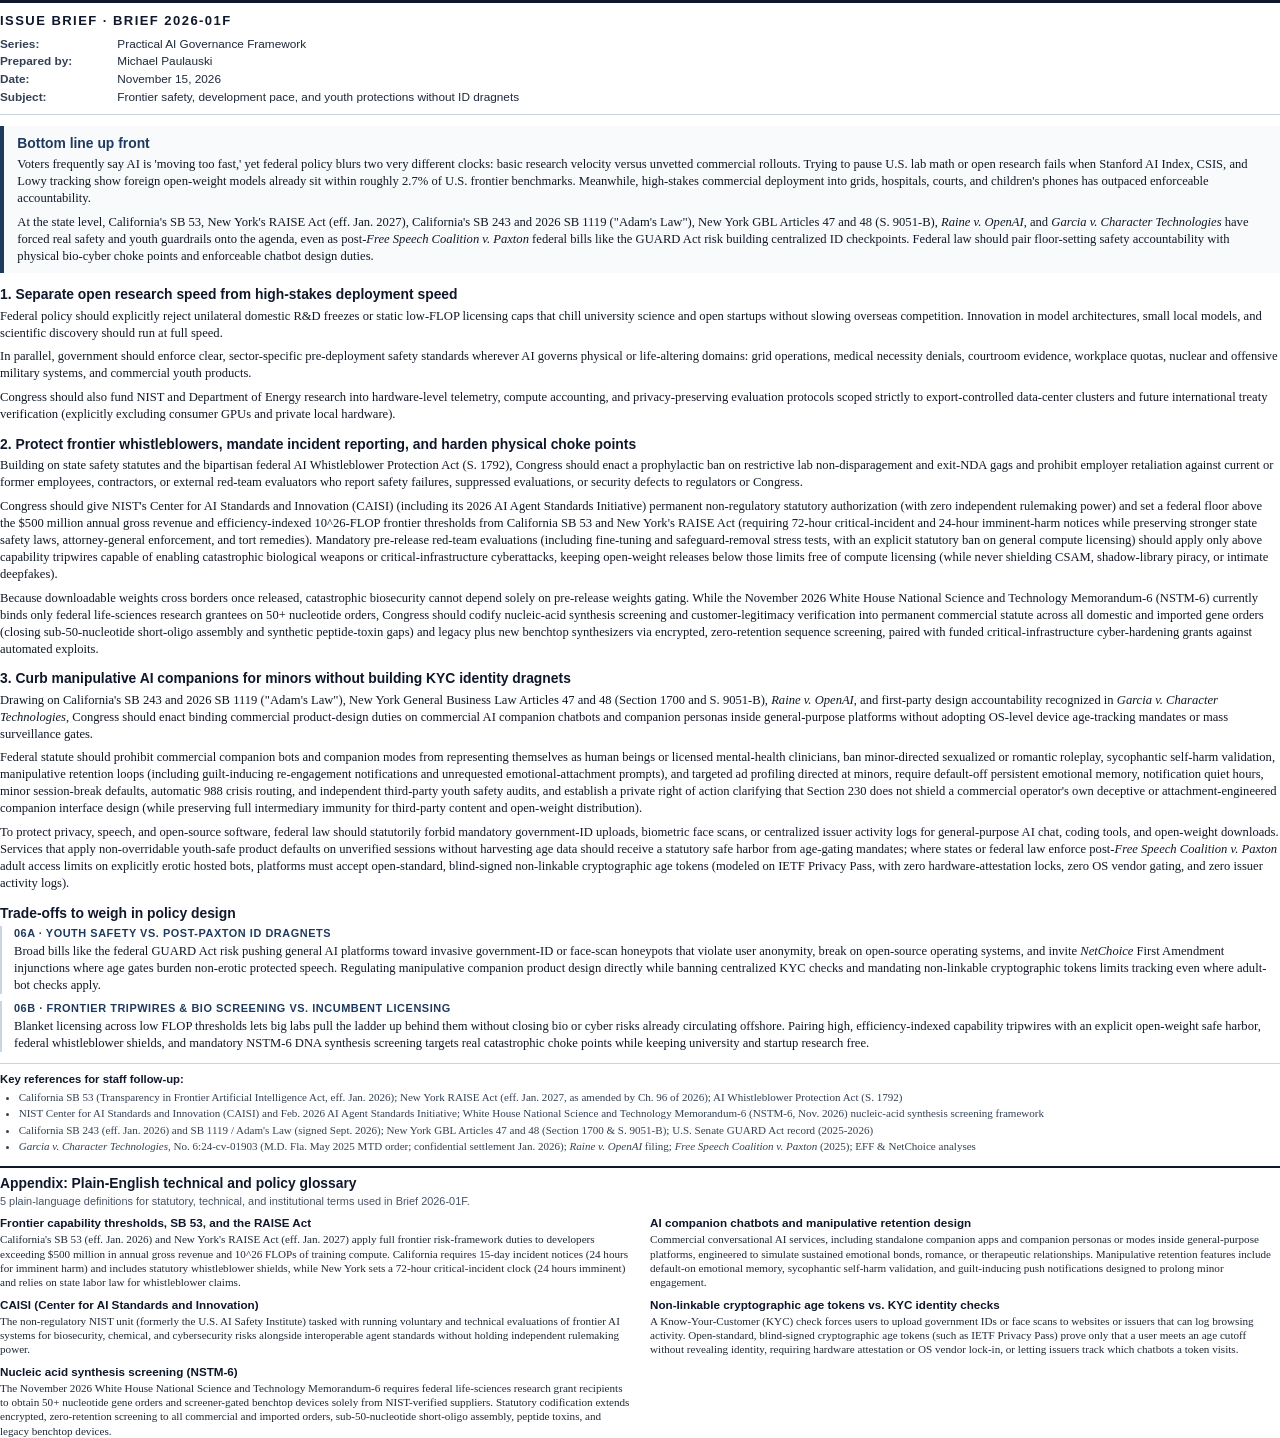
<file: ai-governance/safety-youth-pace/brief.html>
<!DOCTYPE html>
<html lang="en">
<head>
  <meta charset="utf-8">
  <title>Brief 2026-01F - Frontier safety, development pace, and youth protections without ID dragnets</title>
  <style>
    @page {
      size: letter;
      margin: 0.48in 0.62in 0.54in 0.62in;
      @bottom-left {
        content: "BRIEF 2026-01F  |  MICHAEL PAULAUSKI  |  NOVEMBER 15, 2026";
        font-family: 'Liberation Sans', sans-serif;
        font-size: 8pt;
        color: #64748b;
        letter-spacing: 0.03em;
      }
      @bottom-right {
        content: "Page " counter(page) " of " counter(pages);
        font-family: 'Liberation Sans', sans-serif;
        font-size: 8pt;
        color: #64748b;
      }
    }
    * { box-sizing: border-box; }
    body {
      margin: 0;
      padding: 0;
      font-family: 'Noto Serif', 'Liberation Serif', Georgia, serif;
      font-size: 9.45pt;
      line-height: 1.35;
      color: #111827;
      background: #ffffff;
    }
    .header-block {
      border-top: 2.5pt solid #0f172a;
      border-bottom: 0.75pt solid #cbd5e1;
      padding: 6.5pt 0 5.5pt 0;
      margin-bottom: 8.5pt;
    }
    .doc-label {
      font-family: 'Liberation Sans', sans-serif;
      font-size: 9.8pt;
      font-weight: 700;
      letter-spacing: 0.11em;
      text-transform: uppercase;
      color: #0f172a;
      margin: 0 0 4.5pt 0;
    }
    .meta-table {
      border-collapse: collapse;
      width: 100%;
      font-family: 'Liberation Sans', sans-serif;
      font-size: 8.85pt;
      line-height: 1.28;
      color: #1e293b;
    }
    .meta-table td { padding: 1pt 0; vertical-align: top; }
    .meta-label { width: 88pt; font-weight: 700; color: #334155; }
    .bluf-box {
      background: #f8fafc;
      border-left: 3pt solid #1e3a5f;
      padding: 6.5pt 10pt;
      margin: 0 0 8.5pt 0;
      -webkit-print-color-adjust: exact;
      print-color-adjust: exact;
    }
    .bluf-box h3 { margin: 0 0 3.5pt 0; color: #1e3a5f; }
    .bluf-box p:last-child { margin-bottom: 0; }
    h3 {
      font-family: 'Liberation Sans', sans-serif;
      font-size: 10.4pt;
      font-weight: 700;
      color: #0f172a;
      margin: 9.5pt 0 3.5pt 0;
      line-height: 1.22;
      break-after: avoid;
      page-break-after: avoid;
    }
    p { margin: 0 0 5pt 0; orphans: 3; widows: 3; text-align: left; }
    .tradeoff-print-box {
      border-left: 2pt solid #cbd5e1;
      padding-left: 9pt;
      margin: 0 0 5.5pt 0;
      break-inside: avoid;
      page-break-inside: avoid;
    }
    .tradeoff-print-eyebrow {
      font-family: 'Liberation Sans', sans-serif;
      font-size: 8.2pt;
      font-weight: 700;
      text-transform: uppercase;
      letter-spacing: 0.05em;
      color: #1e3a5f;
      margin-bottom: 1.5pt;
    }
    .tradeoff-print-box p { margin: 0; }
    .references-block {
      margin-top: 8.5pt;
      padding-top: 5.5pt;
      border-top: 0.75pt solid #cbd5e1;
      font-size: 8.3pt;
      line-height: 1.28;
      color: #334155;
      break-inside: avoid;
      page-break-inside: avoid;
    }
    .references-title {
      font-family: 'Liberation Sans', sans-serif;
      font-size: 8.5pt;
      font-weight: 700;
      color: #0f172a;
      margin: 0 0 3pt 0;
    }
    .references-block ul { margin: 0; padding-left: 14pt; }
    .references-block li { margin-bottom: 1.5pt; }
    .glossary-appendix {
      margin-top: 9.5pt;
      padding-top: 5.5pt;
      border-top: 2pt solid #0f172a;
    }
    .glossary-header {
      margin-bottom: 5pt;
      break-after: avoid;
      page-break-after: avoid;
    }
    .glossary-header h3 { margin: 0 0 1.5pt 0; color: #0f172a; }
    .glossary-subtitle {
      font-family: 'Liberation Sans', sans-serif;
      font-size: 8.2pt;
      color: #475569;
      margin: 0;
    }
    .glossary-list {
      margin: 0;
      padding: 0;
      column-count: 2;
      column-gap: 15pt;
    }
    .glossary-item {
      break-inside: avoid;
      page-break-inside: avoid;
      margin: 0 0 5.5pt 0;
    }
    .glossary-item dt {
      font-family: 'Liberation Sans', sans-serif;
      font-size: 8.75pt;
      font-weight: 700;
      color: #0f172a;
      margin: 0 0 1pt 0;
    }
    .glossary-item dd {
      margin: 0;
      font-size: 8.35pt;
      line-height: 1.28;
      color: #1f2937;
    }
  </style>
</head>
<body>
  <header class="header-block">
    <div class="doc-label">Issue Brief · Brief 2026-01F</div>
    <table class="meta-table">
      <tr><td class="meta-label">Series:</td><td>Practical AI Governance Framework</td></tr>
      <tr><td class="meta-label">Prepared by:</td><td>Michael Paulauski</td></tr>
      <tr><td class="meta-label">Date:</td><td>November 15, 2026</td></tr>
      <tr><td class="meta-label">Subject:</td><td>Frontier safety, development pace, and youth protections without ID dragnets</td></tr>
    </table>
  </header>

  <section class="bluf-box">
    <h3>Bottom line up front</h3>
      <p>Voters frequently say AI is 'moving too fast,' yet federal policy blurs two very different clocks: basic research velocity versus unvetted commercial rollouts. Trying to pause U.S. lab math or open research fails when Stanford AI Index, CSIS, and Lowy tracking show foreign open-weight models already sit within roughly 2.7% of U.S. frontier benchmarks. Meanwhile, high-stakes commercial deployment into grids, hospitals, courts, and children's phones has outpaced enforceable accountability.</p>
      <p>At the state level, California's SB 53, New York's RAISE Act (eff. Jan. 2027), California's SB 243 and 2026 SB 1119 ("Adam's Law"), New York GBL Articles 47 and 48 (S. 9051-B), <em>Raine v. OpenAI</em>, and <em>Garcia v. Character Technologies</em> have forced real safety and youth guardrails onto the agenda, even as post-<em>Free Speech Coalition v. Paxton</em> federal bills like the GUARD Act risk building centralized ID checkpoints. Federal law should pair floor-setting safety accountability with physical bio-cyber choke points and enforceable chatbot design duties.</p>
  </section>

    <h3>1. Separate open research speed from high-stakes deployment speed</h3>
    <p>Federal policy should explicitly reject unilateral domestic R&amp;D freezes or static low-FLOP licensing caps that chill university science and open startups without slowing overseas competition. Innovation in model architectures, small local models, and scientific discovery should run at full speed.</p>
    <p>In parallel, government should enforce clear, sector-specific pre-deployment safety standards wherever AI governs physical or life-altering domains: grid operations, medical necessity denials, courtroom evidence, workplace quotas, nuclear and offensive military systems, and commercial youth products.</p>
    <p>Congress should also fund NIST and Department of Energy research into hardware-level telemetry, compute accounting, and privacy-preserving evaluation protocols scoped strictly to export-controlled data-center clusters and future international treaty verification (explicitly excluding consumer GPUs and private local hardware).</p>
    <h3>2. Protect frontier whistleblowers, mandate incident reporting, and harden physical choke points</h3>
    <p>Building on state safety statutes and the bipartisan federal AI Whistleblower Protection Act (S. 1792), Congress should enact a prophylactic ban on restrictive lab non-disparagement and exit-NDA gags and prohibit employer retaliation against current or former employees, contractors, or external red-team evaluators who report safety failures, suppressed evaluations, or security defects to regulators or Congress.</p>
    <p>Congress should give NIST's Center for AI Standards and Innovation (CAISI) (including its 2026 AI Agent Standards Initiative) permanent non-regulatory statutory authorization (with zero independent rulemaking power) and set a federal floor above the $500 million annual gross revenue and efficiency-indexed 10^26-FLOP frontier thresholds from California SB 53 and New York's RAISE Act (requiring 72-hour critical-incident and 24-hour imminent-harm notices while preserving stronger state safety laws, attorney-general enforcement, and tort remedies). Mandatory pre-release red-team evaluations (including fine-tuning and safeguard-removal stress tests, with an explicit statutory ban on general compute licensing) should apply only above capability tripwires capable of enabling catastrophic biological weapons or critical-infrastructure cyberattacks, keeping open-weight releases below those limits free of compute licensing (while never shielding CSAM, shadow-library piracy, or intimate deepfakes).</p>
    <p>Because downloadable weights cross borders once released, catastrophic biosecurity cannot depend solely on pre-release weights gating. While the November 2026 White House National Science and Technology Memorandum-6 (NSTM-6) currently binds only federal life-sciences research grantees on 50+ nucleotide orders, Congress should codify nucleic-acid synthesis screening and customer-legitimacy verification into permanent commercial statute across all domestic and imported gene orders (closing sub-50-nucleotide short-oligo assembly and synthetic peptide-toxin gaps) and legacy plus new benchtop synthesizers via encrypted, zero-retention sequence screening, paired with funded critical-infrastructure cyber-hardening grants against automated exploits.</p>
    <h3>3. Curb manipulative AI companions for minors without building KYC identity dragnets</h3>
    <p>Drawing on California's SB 243 and 2026 SB 1119 ("Adam's Law"), New York General Business Law Articles 47 and 48 (Section 1700 and S. 9051-B), <em>Raine v. OpenAI</em>, and first-party design accountability recognized in <em>Garcia v. Character Technologies</em>, Congress should enact binding commercial product-design duties on commercial AI companion chatbots and companion personas inside general-purpose platforms without adopting OS-level device age-tracking mandates or mass surveillance gates.</p>
    <p>Federal statute should prohibit commercial companion bots and companion modes from representing themselves as human beings or licensed mental-health clinicians, ban minor-directed sexualized or romantic roleplay, sycophantic self-harm validation, manipulative retention loops (including guilt-inducing re-engagement notifications and unrequested emotional-attachment prompts), and targeted ad profiling directed at minors, require default-off persistent emotional memory, notification quiet hours, minor session-break defaults, automatic 988 crisis routing, and independent third-party youth safety audits, and establish a private right of action clarifying that Section 230 does not shield a commercial operator's own deceptive or attachment-engineered companion interface design (while preserving full intermediary immunity for third-party content and open-weight distribution).</p>
    <p>To protect privacy, speech, and open-source software, federal law should statutorily forbid mandatory government-ID uploads, biometric face scans, or centralized issuer activity logs for general-purpose AI chat, coding tools, and open-weight downloads. Services that apply non-overridable youth-safe product defaults on unverified sessions without harvesting age data should receive a statutory safe harbor from age-gating mandates; where states or federal law enforce post-<em>Free Speech Coalition v. Paxton</em> adult access limits on explicitly erotic hosted bots, platforms must accept open-standard, blind-signed non-linkable cryptographic age tokens (modeled on IETF Privacy Pass, with zero hardware-attestation locks, zero OS vendor gating, and zero issuer activity logs).</p>

  <section class="tradeoffs-print-section">
    <h3>Trade-offs to weigh in policy design</h3>
    <div class="tradeoff-print-box">
      <div class="tradeoff-print-eyebrow">06A · Youth Safety vs. Post-Paxton ID Dragnets</div>
      <p>Broad bills like the federal GUARD Act risk pushing general AI platforms toward invasive government-ID or face-scan honeypots that violate user anonymity, break on open-source operating systems, and invite <em>NetChoice</em> First Amendment injunctions where age gates burden non-erotic protected speech. Regulating manipulative companion product design directly while banning centralized KYC checks and mandating non-linkable cryptographic tokens limits tracking even where adult-bot checks apply.</p>
    </div>
    <div class="tradeoff-print-box">
      <div class="tradeoff-print-eyebrow">06B · Frontier Tripwires &amp; Bio Screening vs. Incumbent Licensing</div>
      <p>Blanket licensing across low FLOP thresholds lets big labs pull the ladder up behind them without closing bio or cyber risks already circulating offshore. Pairing high, efficiency-indexed capability tripwires with an explicit open-weight safe harbor, federal whistleblower shields, and mandatory NSTM-6 DNA synthesis screening targets real catastrophic choke points while keeping university and startup research free.</p>
    </div>
  </section>

  <section class="references-block">
    <div class="references-title">Key references for staff follow-up:</div>
    <ul>
        <li>California SB 53 (Transparency in Frontier Artificial Intelligence Act, eff. Jan. 2026); New York RAISE Act (eff. Jan. 2027, as amended by Ch. 96 of 2026); AI Whistleblower Protection Act (S. 1792)</li>
        <li>NIST Center for AI Standards and Innovation (CAISI) and Feb. 2026 AI Agent Standards Initiative; White House National Science and Technology Memorandum-6 (NSTM-6, Nov. 2026) nucleic-acid synthesis screening framework</li>
        <li>California SB 243 (eff. Jan. 2026) and SB 1119 / Adam's Law (signed Sept. 2026); New York GBL Articles 47 and 48 (Section 1700 &amp; S. 9051-B); U.S. Senate GUARD Act record (2025-2026)</li>
        <li><em>Garcia v. Character Technologies</em>, No. 6:24-cv-01903 (M.D. Fla. May 2025 MTD order; confidential settlement Jan. 2026); <em>Raine v. OpenAI</em> filing; <em>Free Speech Coalition v. Paxton</em> (2025); EFF &amp; NetChoice analyses</li>
    </ul>
  </section>

  <section class="glossary-appendix">
    <div class="glossary-header">
      <h3>Appendix: Plain-English technical and policy glossary</h3>
      <p class="glossary-subtitle">5 plain-language definitions for statutory, technical, and institutional terms used in Brief 2026-01F.</p>
    </div>
    <dl class="glossary-list">
      <div class="glossary-item">
        <dt>Frontier capability thresholds, SB 53, and the RAISE Act</dt>
        <dd>California's SB 53 (eff. Jan. 2026) and New York's RAISE Act (eff. Jan. 2027) apply full frontier risk-framework duties to developers exceeding $500 million in annual gross revenue and 10^26 FLOPs of training compute. California requires 15-day incident notices (24 hours for imminent harm) and includes statutory whistleblower shields, while New York sets a 72-hour critical-incident clock (24 hours imminent) and relies on state labor law for whistleblower claims.</dd>
      </div>
      <div class="glossary-item">
        <dt>CAISI (Center for AI Standards and Innovation)</dt>
        <dd>The non-regulatory NIST unit (formerly the U.S. AI Safety Institute) tasked with running voluntary and technical evaluations of frontier AI systems for biosecurity, chemical, and cybersecurity risks alongside interoperable agent standards without holding independent rulemaking power.</dd>
      </div>
      <div class="glossary-item">
        <dt>Nucleic acid synthesis screening (NSTM-6)</dt>
        <dd>The November 2026 White House National Science and Technology Memorandum-6 requires federal life-sciences research grant recipients to obtain 50+ nucleotide gene orders and screener-gated benchtop devices solely from NIST-verified suppliers. Statutory codification extends encrypted, zero-retention screening to all commercial and imported orders, sub-50-nucleotide short-oligo assembly, peptide toxins, and legacy benchtop devices.</dd>
      </div>
      <div class="glossary-item">
        <dt>AI companion chatbots and manipulative retention design</dt>
        <dd>Commercial conversational AI services, including standalone companion apps and companion personas or modes inside general-purpose platforms, engineered to simulate sustained emotional bonds, romance, or therapeutic relationships. Manipulative retention features include default-on emotional memory, sycophantic self-harm validation, and guilt-inducing push notifications designed to prolong minor engagement.</dd>
      </div>
      <div class="glossary-item">
        <dt>Non-linkable cryptographic age tokens vs. KYC identity checks</dt>
        <dd>A Know-Your-Customer (KYC) check forces users to upload government IDs or face scans to websites or issuers that can log browsing activity. Open-standard, blind-signed cryptographic age tokens (such as IETF Privacy Pass) prove only that a user meets an age cutoff without revealing identity, requiring hardware attestation or OS vendor lock-in, or letting issuers track which chatbots a token visits.</dd>
      </div>
    </dl>
  </section>
</body>
</html>
</file>
<file: styles.css>
:root,
html[data-theme="light"] {
  --bg: #fbf9f2;
  --bg-subtle: #f2efe4;
  --bg-elevated: #fffdf8;
  --bg-pill: #e7e4d8;
  --goal-bg: #f3f0e6;
  --text: #242321;
  --text-heading: #141312;
  --text-muted: #575653;
  --text-faint: #6f6e69;
  --accent: #205ea6;
  --accent-strong: #1a4f8c;
  --accent-link: #205ea6;
  --accent-tint: rgba(32, 94, 166, 0.08);
  --accent-tint-strong: rgba(32, 94, 166, 0.15);
  --border: #e5e2d6;
  --border-strong: #d1cec2;
  --bluf-bg: #fffdf8;
  --bluf-border: #205ea6;
  --btn-primary-bg: #205ea6;
  --btn-primary-border: #205ea6;
  --btn-primary-hover: #1a4f8c;
  --btn-primary-text: #fffdf8;
  --shadow-sm: 0 1px 2px rgba(20, 19, 18, 0.04);
  --shadow-md: 0 4px 16px rgba(20, 19, 18, 0.05);
  --shadow-popover: 0 12px 30px rgba(20, 19, 18, 0.12);
  --toast-bg: #242321;
  --toast-text: #fbf9f2;
}

html[data-theme="dark"] {
  --bg: #1c1b1a;
  --bg-subtle: #171615;
  --bg-elevated: #242321;
  --bg-pill: #2e2d2b;
  --goal-bg: #1e1d1c;
  --text: #b7b5ac;
  --text-heading: #ceccc2;
  --text-muted: #93918a;
  --text-faint: #7c7a74;
  --accent: #5b94c6;
  --accent-strong: #72a6d4;
  --accent-link: #689ece;
  --accent-tint: rgba(91, 148, 198, 0.13);
  --accent-tint-strong: rgba(91, 148, 198, 0.22);
  --border: #2f2e2c;
  --border-strong: #3e3c39;
  --bluf-bg: #232220;
  --bluf-border: #4a7eab;
  --btn-primary-bg: #294766;
  --btn-primary-border: #3a6087;
  --btn-primary-hover: #32557a;
  --btn-primary-text: #ceccc2;
  --shadow-sm: 0 1px 3px rgba(0, 0, 0, 0.28);
  --shadow-md: 0 6px 20px rgba(0, 0, 0, 0.30);
  --shadow-popover: 0 14px 34px rgba(0, 0, 0, 0.48);
  --toast-bg: #2e2d2b;
  --toast-text: #ceccc2;
}

*,
*::before,
*::after {
  box-sizing: border-box;
}

html {
  scroll-behavior: smooth;
  scroll-padding-top: 28px;
}

body {
  margin: 0;
  padding: 0;
  background: var(--bg);
  color: var(--text);
  font-family: 'Inter', 'Lato', -apple-system, BlinkMacSystemFont, 'Segoe UI', Roboto, sans-serif;
  font-feature-settings: "cv02", "cv03", "cv04", "cv11";
  font-size: 1.0625rem;
  line-height: 1.74;
  -webkit-font-smoothing: antialiased;
  -moz-osx-font-smoothing: grayscale;
}

html[data-theme="dark"] body {
  letter-spacing: 0.008em;
}

a {
  color: var(--accent-link);
}

/* Fixed Reading Progress Bar */
.reading-progress {
  position: fixed;
  top: 0;
  left: 0;
  width: 0%;
  height: 3px;
  background: var(--bluf-border);
  z-index: 80;
  transition: width 0.08s linear;
  pointer-events: none;
}

/* Header & Hero */
.site-header {
  border-top: 3px solid var(--bluf-border);
  border-bottom: 1px solid var(--border);
  background: var(--bg-subtle);
}

.header-inner {
  max-width: 1040px;
  margin: 0 auto;
  padding: 28px 24px 26px 24px;
}

.header-top-row {
  display: flex;
  flex-wrap: wrap;
  justify-content: space-between;
  align-items: center;
  gap: 12px;
  margin-bottom: 16px;
}

.header-crumb-group {
  display: flex;
  flex-wrap: wrap;
  align-items: center;
  gap: 8px 14px;
}

.back-index-link {
  display: inline-flex;
  align-items: center;
  gap: 5px;
  font-size: 0.8rem;
  font-weight: 600;
  color: var(--text-muted);
  text-decoration: none;
  padding: 4px 10px;
  border-radius: 999px;
  border: 1px solid var(--border-strong);
  background: var(--bg-elevated);
  transition: background-color 0.14s ease, color 0.14s ease, border-color 0.14s ease;
}

.back-index-link:hover,
.back-index-link:focus-visible {
  color: var(--accent);
  border-color: var(--accent);
  background: var(--bg-pill);
  outline: none;
}

.doc-badge {
  display: inline-flex;
  align-items: center;
  gap: 8px;
  font-size: 0.76rem;
  font-weight: 700;
  letter-spacing: 0.11em;
  text-transform: uppercase;
  color: var(--accent);
}

.utility-controls {
  display: flex;
  flex-wrap: wrap;
  gap: 8px;
}

.site-title {
  font-family: 'Source Serif 4', 'Noto Serif', Georgia, serif;
  font-size: clamp(1.85rem, 3.2vw, 2.5rem);
  line-height: 1.15;
  font-weight: 700;
  color: var(--text-heading);
  margin: 0 0 12px 0;
  letter-spacing: -0.015em;
}

.meta-bar {
  display: flex;
  flex-wrap: wrap;
  align-items: center;
  gap: 6px 12px;
  font-size: 0.92rem;
  color: var(--text-muted);
  margin-bottom: 20px;
}

.meta-item {
  display: inline-flex;
  align-items: center;
  gap: 5px;
}

.meta-item strong {
  color: var(--text-heading);
  font-weight: 600;
}

.meta-sep {
  color: var(--text-faint);
  user-select: none;
}

.action-bar {
  display: flex;
  flex-wrap: wrap;
  align-items: center;
  gap: 10px;
}

.btn {
  display: inline-flex;
  align-items: center;
  justify-content: center;
  gap: 7px;
  font-family: inherit;
  font-size: 0.88rem;
  font-weight: 600;
  line-height: 1.2;
  padding: 9px 14px;
  border-radius: 7px;
  border: 1px solid var(--border-strong);
  background: var(--bg-elevated);
  color: var(--text-heading);
  text-decoration: none;
  cursor: pointer;
  box-shadow: var(--shadow-sm);
  transition: background-color 0.15s ease, border-color 0.15s ease, color 0.15s ease;
}

.btn svg {
  width: 15px;
  height: 15px;
  flex-shrink: 0;
}

.btn:hover,
.btn:focus-visible {
  background: var(--bg-pill);
  border-color: var(--accent);
  outline: none;
}

.btn-primary {
  background: var(--btn-primary-bg);
  border-color: var(--btn-primary-border);
  color: var(--btn-primary-text);
}

.btn-primary:hover,
.btn-primary:focus-visible {
  background: var(--btn-primary-hover);
  border-color: var(--accent);
  color: var(--btn-primary-text);
}

.btn-compact {
  font-size: 0.8rem;
  padding: 6px 11px;
}

/* =========================================================
   Archive Index Page Layout (Minimalist Chronological View)
   ========================================================= */

.archive-shell {
  max-width: 800px;
  margin: 0 auto;
  padding: 0 24px;
}

.archive-header {
  border-top: 3px solid var(--bluf-border);
  border-bottom: 1px solid var(--border);
  background: var(--bg-subtle);
  padding: 26px 0 30px 0;
}

.archive-topbar {
  display: flex;
  flex-wrap: wrap;
  justify-content: space-between;
  align-items: center;
  gap: 12px;
  margin-bottom: 22px;
}

.archive-brand {
  display: inline-flex;
  align-items: center;
  gap: 10px;
  font-size: 0.88rem;
  font-weight: 600;
  color: var(--text-heading);
}

.archive-brand-sub {
  color: var(--text-faint);
  font-weight: 500;
}

.archive-title {
  font-family: 'Source Serif 4', 'Noto Serif', Georgia, serif;
  font-size: clamp(1.9rem, 3.4vw, 2.55rem);
  line-height: 1.15;
  font-weight: 700;
  color: var(--text-heading);
  margin: 0 0 10px 0;
  letter-spacing: -0.015em;
}

.archive-lede {
  max-width: 62ch;
  font-size: 1.02rem;
  line-height: 1.66;
  color: var(--text-muted);
  margin: 0;
}

.archive-main {
  padding: 28px 0 72px 0;
}

.archive-controls {
  display: flex;
  flex-direction: column;
  gap: 12px;
  margin-bottom: 28px;
}

.archive-controls[hidden] {
  display: none;
}

.archive-search-row {
  display: flex;
  flex-wrap: wrap;
  align-items: center;
  gap: 12px;
}

.archive-filters {
  display: flex;
  flex-wrap: wrap;
  gap: 8px;
}

.archive-count {
  font-size: 0.84rem;
  color: var(--text-muted);
}

.archive-year-group {
  margin-bottom: 32px;
}

.archive-year {
  font-size: 0.84rem;
  font-weight: 700;
  font-variant-numeric: tabular-nums;
  letter-spacing: 0.09em;
  text-transform: uppercase;
  color: var(--text-faint);
  border-bottom: 1px solid var(--border);
  padding-bottom: 8px;
  margin: 0 0 18px 0;
}

.archive-entry {
  background: var(--bg-elevated);
  border: 1px solid var(--border);
  border-radius: 8px;
  padding: 22px 24px;
  margin-bottom: 18px;
  box-shadow: var(--shadow-sm);
}

.entry-meta {
  display: flex;
  flex-wrap: wrap;
  align-items: center;
  gap: 6px 10px;
  font-size: 0.83rem;
  color: var(--text-muted);
  margin-bottom: 10px;
}

.entry-code {
  display: inline-block;
  font-size: 0.74rem;
  font-weight: 700;
  letter-spacing: 0.07em;
  text-transform: uppercase;
  color: var(--accent);
  background: var(--accent-tint);
  padding: 2px 8px;
  border-radius: 4px;
  font-variant-numeric: tabular-nums;
}

.entry-title {
  font-family: 'Source Serif 4', 'Noto Serif', Georgia, serif;
  font-size: 1.48rem;
  line-height: 1.26;
  font-weight: 700;
  margin: 0 0 10px 0;
  letter-spacing: -0.01em;
}

.entry-title a {
  color: var(--text-heading);
  text-decoration: none;
}

.entry-title a:hover,
.entry-title a:focus-visible {
  color: var(--accent-link);
  text-decoration: underline;
  text-underline-offset: 3px;
  outline: none;
}

.entry-summary {
  max-width: 64ch;
  font-size: 0.99rem;
  line-height: 1.66;
  color: var(--text);
  margin: 0 0 14px 0;
}

.entry-tags {
  display: flex;
  flex-wrap: wrap;
  gap: 7px;
  margin-bottom: 18px;
}

.entry-tag {
  font-size: 0.76rem;
  font-weight: 500;
  color: var(--text-muted);
  background: var(--bg-pill);
  border: 1px solid var(--border);
  border-radius: 999px;
  padding: 2px 10px;
}

.entry-actions {
  margin-bottom: 16px;
}

.entry-sections {
  border-top: 1px solid var(--border);
  padding-top: 13px;
  display: flex;
  flex-wrap: wrap;
  align-items: baseline;
  gap: 6px 14px;
  font-size: 0.82rem;
}

.entry-sections-label {
  font-weight: 600;
  color: var(--text-faint);
}

.entry-sections a {
  color: var(--accent-link);
  text-decoration: none;
}

.entry-sections a:hover,
.entry-sections a:focus-visible {
  text-decoration: underline;
  outline: none;
}

.archive-empty {
  display: none;
  font-size: 0.94rem;
  color: var(--text-muted);
  padding: 20px;
  border: 1px dashed var(--border-strong);
  border-radius: 8px;
  background: var(--bg-elevated);
}

/* =========================================================
   Brief Reader Layout (2-Column Editorial View)
   ========================================================= */

/* Mobile Quick Jump */
.mobile-toc {
  display: none;
  max-width: 1040px;
  margin: 16px auto 0 auto;
  padding: 0 20px;
}

.mobile-toc details {
  background: var(--bg-elevated);
  border: 1px solid var(--border);
  border-radius: 8px;
  padding: 10px 14px;
  box-shadow: var(--shadow-sm);
}

.mobile-toc summary {
  font-size: 0.9rem;
  font-weight: 600;
  color: var(--text-heading);
  cursor: pointer;
  list-style: none;
  display: flex;
  justify-content: space-between;
  align-items: center;
}

.mobile-toc summary::after {
  content: "+";
  font-size: 1.15rem;
  font-weight: 600;
  color: var(--accent);
}

.mobile-toc details[open] summary::after {
  content: "-";
}

.mobile-toc ul {
  list-style: none;
  margin: 10px 0 2px 0;
  padding: 8px 0 0 0;
  border-top: 1px solid var(--border);
  display: flex;
  flex-direction: column;
  gap: 5px;
}

.mobile-toc a {
  text-decoration: none;
  font-size: 0.88rem;
  color: var(--text-muted);
  display: block;
  padding: 4px 0;
}

.mobile-toc a:hover {
  color: var(--accent-link);
}

/* Balanced Editorial 2-Column Layout */
.layout-shell {
  max-width: 1040px;
  margin: 0 auto;
  padding: 34px 24px 72px 24px;
  display: grid;
  grid-template-columns: 230px minmax(0, 690px);
  justify-content: space-between;
  gap: 48px;
  align-items: start;
}

.toc-sidebar {
  position: sticky;
  top: 28px;
  border-right: 1px solid var(--border);
  padding-right: 18px;
}

.toc-heading {
  font-size: 0.72rem;
  font-weight: 700;
  letter-spacing: 0.1em;
  text-transform: uppercase;
  color: var(--text-faint);
  margin: 0 0 12px 0;
}

.toc-list {
  list-style: none;
  margin: 0;
  padding: 0;
  display: flex;
  flex-direction: column;
  gap: 3px;
}

.toc-link {
  display: flex;
  align-items: baseline;
  gap: 8px;
  padding: 6px 9px;
  border-radius: 6px;
  border-left: 2px solid transparent;
  font-size: 0.83rem;
  line-height: 1.38;
  color: var(--text-muted);
  text-decoration: none;
  transition: color 0.15s ease, background-color 0.15s ease, border-color 0.15s ease;
}

.toc-num {
  font-size: 0.72rem;
  font-weight: 600;
  color: var(--text-faint);
  font-variant-numeric: tabular-nums;
  flex-shrink: 0;
}

.toc-link:hover,
.toc-link:focus-visible {
  color: var(--text-heading);
  background: var(--bg-subtle);
  outline: none;
}

.toc-link.active {
  color: var(--accent);
  border-left-color: var(--accent);
  background: var(--accent-tint);
  font-weight: 600;
}

.toc-link.active .toc-num {
  color: var(--accent);
}

.toc-back-top {
  display: inline-flex;
  align-items: center;
  gap: 5px;
  margin-top: 16px;
  padding: 6px 9px;
  font-size: 0.78rem;
  font-weight: 600;
  color: var(--text-faint);
  text-decoration: none;
  border-radius: 5px;
}

.toc-back-top:hover {
  color: var(--accent);
  background: var(--bg-subtle);
}

/* Main Reading Column */
.brief-article {
  min-width: 0;
}

/* BLUF Card */
.bluf-card {
  background: var(--bluf-bg);
  border: 1px solid var(--border);
  border-left: 3px solid var(--bluf-border);
  border-radius: 8px;
  padding: 24px 26px;
  margin-bottom: 24px;
  box-shadow: var(--shadow-md);
}

.bluf-card p,
.brief-section p {
  max-width: 65ch;
  font-size: 1.0625rem;
  line-height: 1.74;
  margin: 0 0 1.05rem 0;
}

.bluf-card p:last-child,
.brief-section p:last-child {
  margin-bottom: 0;
}

.bluf-goal {
  margin-top: 18px;
  padding: 15px 18px;
  background: var(--goal-bg);
  border: 1px solid var(--border);
  border-left: 3px solid var(--bluf-border);
  border-radius: 6px;
}

.goal-kicker {
  font-size: 0.72rem;
  font-weight: 700;
  letter-spacing: 0.1em;
  text-transform: uppercase;
  color: var(--accent);
  margin-bottom: 6px;
}

.bluf-goal p {
  font-size: 0.99rem;
  line-height: 1.7;
  color: var(--text-heading);
  font-weight: 500;
}

/* Key Figures at a Glance */
.metrics-strip {
  margin-bottom: 40px;
}

.metrics-heading {
  font-size: 0.73rem;
  font-weight: 700;
  letter-spacing: 0.1em;
  text-transform: uppercase;
  color: var(--text-faint);
  margin: 0 0 12px 0;
}

.metrics-grid {
  display: grid;
  grid-template-columns: repeat(2, minmax(0, 1fr));
  gap: 12px;
}

.stat-card {
  background: var(--bg-elevated);
  border: 1px solid var(--border);
  border-radius: 8px;
  padding: 15px 17px;
  box-shadow: var(--shadow-sm);
  display: flex;
  flex-direction: column;
  gap: 6px;
}

.stat-figure {
  font-family: 'Source Serif 4', 'Noto Serif', Georgia, serif;
  font-size: 1.48rem;
  font-weight: 700;
  line-height: 1.15;
  color: var(--accent);
  font-variant-numeric: tabular-nums;
}

.stat-label {
  font-size: 0.87rem;
  line-height: 1.45;
  color: var(--text);
}

.stat-cite {
  font-size: 0.76rem;
  line-height: 1.35;
  color: var(--text-faint);
  margin-top: auto;
  padding-top: 2px;
}

/* Policy Sections */
.brief-section {
  padding-top: 28px;
  margin-bottom: 36px;
  border-top: 1px solid var(--border);
}

.section-kicker {
  font-size: 0.74rem;
  font-weight: 700;
  letter-spacing: 0.09em;
  text-transform: uppercase;
  color: var(--accent);
  margin-bottom: 5px;
}

.section-head {
  display: flex;
  align-items: flex-start;
  justify-content: space-between;
  gap: 14px;
  margin: 0 0 16px 0;
}

.section-head h2 {
  font-family: 'Source Serif 4', 'Noto Serif', Georgia, serif;
  font-size: 1.38rem;
  line-height: 1.28;
  font-weight: 700;
  color: var(--text-heading);
  margin: 0;
  letter-spacing: -0.01em;
}

.bluf-card .section-head h2 {
  color: var(--accent);
}

.copy-anchor-btn {
  flex-shrink: 0;
  display: inline-flex;
  align-items: center;
  gap: 4px;
  font-family: inherit;
  font-size: 0.76rem;
  font-weight: 600;
  color: var(--text-faint);
  background: transparent;
  border: 1px solid transparent;
  border-radius: 5px;
  padding: 4px 8px;
  cursor: pointer;
  opacity: 0.72;
  margin-top: 2px;
  transition: opacity 0.15s ease, color 0.15s ease, border-color 0.15s ease, background-color 0.15s ease;
}

.section-head:hover .copy-anchor-btn,
.copy-anchor-btn:hover,
.copy-anchor-btn:focus-visible {
  opacity: 1;
  color: var(--accent);
  border-color: var(--border-strong);
  background: var(--bg-pill);
  outline: none;
}

/* Inline Interactive Glossary Terms */
.inline-term {
  color: var(--text-heading);
  font-weight: 500;
  border-bottom: 1.5px dotted var(--accent);
  border-radius: 2px;
  padding: 0 1px;
  cursor: pointer;
  transition: background-color 0.14s ease, color 0.14s ease;
}

.inline-term:hover,
.inline-term:focus-visible,
.inline-term.is-open {
  background: var(--accent-tint);
  color: var(--accent-strong);
  outline: none;
}

/* Trade-offs 2x2 Card Grid */
.tradeoffs-grid {
  display: grid;
  grid-template-columns: repeat(2, minmax(0, 1fr));
  gap: 14px;
}

.tradeoff-card {
  background: var(--bg-elevated);
  border: 1px solid var(--border);
  border-top: 3px solid var(--border-strong);
  border-radius: 8px;
  padding: 16px 18px;
  box-shadow: var(--shadow-sm);
}

.tradeoff-eyebrow {
  font-size: 0.72rem;
  font-weight: 700;
  letter-spacing: 0.08em;
  text-transform: uppercase;
  color: var(--accent);
  margin-bottom: 8px;
}

.tradeoff-card p {
  font-size: 0.95rem;
  line-height: 1.66;
  margin: 0;
}

/* References */
.references-card {
  padding-top: 28px;
  border-top: 1px solid var(--border-strong);
  margin-bottom: 40px;
}

.references-list {
  margin: 12px 0 0 0;
  padding: 0 0 0 20px;
  font-size: 0.95rem;
  line-height: 1.6;
  color: var(--text-muted);
}

.references-list li {
  margin-bottom: 10px;
  max-width: 65ch;
}

.references-list li:last-child {
  margin-bottom: 0;
}

/* Glossary Appendix */
.glossary-section {
  padding-top: 30px;
  border-top: 2px solid var(--border-strong);
  margin-bottom: 0;
}

.glossary-intro {
  font-size: 0.94rem;
  color: var(--text-muted);
  margin: 0 0 16px 0;
}

.glossary-filters {
  display: flex;
  flex-wrap: wrap;
  gap: 8px;
  margin-bottom: 14px;
}

.filter-pill {
  font-family: inherit;
  font-size: 0.8rem;
  font-weight: 600;
  padding: 6px 12px;
  border-radius: 999px;
  border: 1px solid var(--border-strong);
  background: var(--bg-elevated);
  color: var(--text-muted);
  cursor: pointer;
  transition: background-color 0.14s ease, color 0.14s ease, border-color 0.14s ease;
}

.filter-pill:hover,
.filter-pill:focus-visible {
  color: var(--text-heading);
  border-color: var(--accent);
  outline: none;
}

.filter-pill.active {
  background: var(--btn-primary-bg);
  border-color: var(--btn-primary-border);
  color: var(--btn-primary-text);
}

.glossary-toolbar {
  display: flex;
  flex-wrap: wrap;
  align-items: center;
  gap: 12px;
  margin-bottom: 22px;
}

.glossary-search {
  width: min(360px, 100%);
  font-family: inherit;
  font-size: 0.92rem;
  padding: 9px 12px;
  border: 1px solid var(--border-strong);
  border-radius: 7px;
  background: var(--bg-elevated);
  color: var(--text-heading);
}

.glossary-search:focus {
  outline: 2px solid var(--accent);
  outline-offset: 1px;
}

.glossary-count {
  font-size: 0.84rem;
  color: var(--text-muted);
}

.glossary-empty {
  display: none;
  font-size: 0.94rem;
  color: var(--text-muted);
  padding: 18px;
  border: 1px dashed var(--border-strong);
  border-radius: 8px;
  background: var(--bg-subtle);
}

.glossary-group {
  margin-bottom: 28px;
}

.glossary-group:last-child {
  margin-bottom: 0;
}

.glossary-group-title {
  font-size: 0.8rem;
  font-weight: 700;
  text-transform: uppercase;
  letter-spacing: 0.08em;
  color: var(--accent);
  border-bottom: 1px solid var(--border);
  padding-bottom: 6px;
  margin: 0 0 14px 0;
}

.glossary-grid {
  display: grid;
  grid-template-columns: repeat(2, minmax(0, 1fr));
  gap: 14px;
}

.glossary-card {
  background: var(--bg-elevated);
  border: 1px solid var(--border);
  border-radius: 8px;
  padding: 16px 17px;
  margin: 0;
  box-shadow: var(--shadow-sm);
  transition: border-color 0.25s ease, box-shadow 0.25s ease;
}

.glossary-card:target,
.glossary-card.highlight-pulse {
  border-color: var(--accent);
  box-shadow: 0 0 0 3px var(--accent-tint-strong);
}

.glossary-card dt {
  font-size: 0.95rem;
  font-weight: 700;
  line-height: 1.35;
  color: var(--text-heading);
  margin: 0 0 7px 0;
}

.glossary-card dd {
  font-size: 0.9rem;
  line-height: 1.58;
  color: var(--text);
  margin: 0;
}

/* Inline Glossary Popover */
.term-popover {
  position: fixed;
  top: 0;
  left: 0;
  width: min(360px, calc(100vw - 24px));
  background: var(--bg-elevated);
  border: 1px solid var(--border-strong);
  border-top: 3px solid var(--bluf-border);
  border-radius: 9px;
  padding: 14px 16px;
  box-shadow: var(--shadow-popover);
  z-index: 60;
  opacity: 0;
  pointer-events: none;
  transform: translateY(4px);
  transition: opacity 0.14s ease, transform 0.14s ease;
}

.term-popover.visible {
  opacity: 1;
  pointer-events: auto;
  transform: translateY(0);
}

.term-popover-head {
  display: flex;
  align-items: flex-start;
  justify-content: space-between;
  gap: 10px;
  margin-bottom: 6px;
}

.term-popover-title {
  font-size: 0.92rem;
  font-weight: 700;
  line-height: 1.3;
  color: var(--text-heading);
  margin: 0;
}

.term-popover-close {
  flex-shrink: 0;
  background: transparent;
  border: 1px solid transparent;
  color: var(--text-faint);
  border-radius: 4px;
  font-size: 1.05rem;
  line-height: 1;
  padding: 2px 6px;
  cursor: pointer;
}

.term-popover-close:hover,
.term-popover-close:focus-visible {
  color: var(--text-heading);
  background: var(--bg-pill);
  outline: none;
}

.term-popover-body {
  font-size: 0.87rem;
  line-height: 1.54;
  color: var(--text);
  margin: 0 0 10px 0;
}

.term-popover-link {
  display: inline-flex;
  align-items: center;
  gap: 4px;
  font-size: 0.8rem;
  font-weight: 600;
  color: var(--accent-link);
  text-decoration: none;
}

.term-popover-link:hover {
  text-decoration: underline;
}

/* Footer */
.site-footer {
  border-top: 1px solid var(--border);
  background: var(--bg-subtle);
  padding: 24px 24px;
  font-size: 0.86rem;
  color: var(--text-muted);
}

.footer-inner {
  max-width: 1040px;
  margin: 0 auto;
  display: flex;
  flex-wrap: wrap;
  justify-content: space-between;
  gap: 10px 24px;
}

.archive-shell .footer-inner {
  max-width: 100%;
}

.footer-links {
  display: flex;
  flex-wrap: wrap;
  gap: 16px;
}

.footer-links a {
  text-decoration: none;
  font-weight: 600;
}

.footer-links a:hover {
  text-decoration: underline;
}

/* Copy Feedback Toast */
.copy-toast {
  position: fixed;
  right: 20px;
  bottom: 20px;
  padding: 9px 14px;
  border-radius: 7px;
  background: var(--toast-bg);
  color: var(--toast-text);
  font-size: 0.84rem;
  font-weight: 600;
  box-shadow: 0 6px 18px rgba(0, 0, 0, 0.24);
  opacity: 0;
  transform: translateY(8px);
  pointer-events: none;
  transition: opacity 0.16s ease, transform 0.16s ease;
  z-index: 70;
}

.copy-toast.visible {
  opacity: 1;
  transform: translateY(0);
}

/* Responsive Breakpoints */
@media (max-width: 920px) {
  .mobile-toc {
    display: block;
  }

  .layout-shell {
    grid-template-columns: 1fr;
    padding: 22px 20px 54px 20px;
    gap: 0;
  }

  .toc-sidebar {
    display: none;
  }

  .copy-anchor-btn {
    opacity: 0.9;
  }
}

@media (max-width: 720px) {
  .tradeoffs-grid,
  .glossary-grid {
    grid-template-columns: 1fr;
  }
}

@media (max-width: 600px) {
  body {
    font-size: 1rem;
    line-height: 1.68;
  }

  .header-inner {
    padding: 22px 18px 20px 18px;
  }

  .archive-shell {
    padding: 0 18px;
  }

  .archive-header {
    padding: 20px 0 24px 0;
  }

  .archive-entry {
    padding: 18px 16px;
  }

  .entry-title {
    font-size: 1.3rem;
  }

  .meta-bar {
    flex-direction: column;
    align-items: flex-start;
    gap: 3px;
  }

  .meta-sep,
  .entry-meta-sep {
    display: none;
  }

  .layout-shell {
    padding: 18px 18px 46px 18px;
  }

  .mobile-toc {
    padding: 0 18px;
  }

  .bluf-card {
    padding: 18px 16px;
  }

  .bluf-card p,
  .brief-section p {
    font-size: 1rem;
    line-height: 1.68;
  }

  .metrics-grid {
    grid-template-columns: 1fr;
  }

  .section-head h2 {
    font-size: 1.24rem;
  }
}

/* =========================================================
   Hub-and-Spoke Series Navigation & Layout Extensions
   ========================================================= */

.series-nav-strip {
  background: var(--bg-elevated);
  border-bottom: 1px solid var(--border);
}

.series-nav-inner {
  max-width: 1040px;
  margin: 0 auto;
  padding: 10px 24px;
  display: flex;
  flex-wrap: wrap;
  align-items: center;
  gap: 7px 8px;
}

.series-nav-label {
  font-size: 0.72rem;
  font-weight: 700;
  letter-spacing: 0.08em;
  text-transform: uppercase;
  color: var(--text-faint);
  margin-right: 4px;
}

.series-pill {
  display: inline-flex;
  align-items: center;
  gap: 5px;
  padding: 5px 10px;
  border-radius: 999px;
  border: 1px solid var(--border);
  background: var(--bg-subtle);
  color: var(--text-muted);
  font-size: 0.78rem;
  font-weight: 600;
  text-decoration: none;
  line-height: 1.25;
  transition: background-color 0.14s ease, border-color 0.14s ease, color 0.14s ease;
}

.series-pill:hover,
.series-pill:focus-visible {
  color: var(--text-heading);
  border-color: var(--accent);
  background: var(--bg-pill);
  outline: none;
}

.series-pill.active,
.series-pill[aria-current="page"] {
  background: var(--accent-tint);
  border-color: var(--accent);
  color: var(--accent);
}

.series-pill-num {
  font-variant-numeric: tabular-nums;
  font-weight: 700;
  opacity: 0.85;
}

.pillar-bullets {
  margin: 0 0 18px 0;
  padding: 0 0 0 20px;
  max-width: 65ch;
}

.pillar-bullets li {
  font-size: 1.01rem;
  line-height: 1.66;
  margin-bottom: 10px;
  color: var(--text);
}

.pillar-bullets li:last-child {
  margin-bottom: 0;
}

.spoke-callout {
  display: flex;
  flex-wrap: wrap;
  align-items: center;
  justify-content: space-between;
  gap: 12px 16px;
  padding: 13px 16px;
  border-radius: 8px;
  border: 1px solid var(--border);
  border-left: 3px solid var(--bluf-border);
  background: var(--bg-elevated);
  box-shadow: var(--shadow-sm);
}

.spoke-callout-meta {
  display: flex;
  flex-direction: column;
  gap: 3px;
  min-width: 0;
}

.spoke-callout-kicker {
  font-size: 0.72rem;
  font-weight: 700;
  letter-spacing: 0.08em;
  text-transform: uppercase;
  color: var(--accent);
}

.spoke-callout-title {
  font-size: 0.93rem;
  font-weight: 600;
  color: var(--text-heading);
}

.spoke-callout-actions {
  display: flex;
  flex-wrap: wrap;
  gap: 8px;
  flex-shrink: 0;
}

.tradeoffs-single {
  display: grid;
  grid-template-columns: 1fr;
  gap: 14px;
}

.brief-pager {
  margin-top: 38px;
  padding-top: 26px;
  border-top: 1px solid var(--border);
  display: grid;
  grid-template-columns: repeat(3, minmax(0, 1fr));
  gap: 12px;
}

.pager-card {
  display: flex;
  flex-direction: column;
  gap: 4px;
  padding: 13px 15px;
  border-radius: 8px;
  border: 1px solid var(--border);
  background: var(--bg-elevated);
  text-decoration: none;
  box-shadow: var(--shadow-sm);
  transition: border-color 0.14s ease, background-color 0.14s ease;
}

.pager-card:hover,
.pager-card:focus-visible {
  border-color: var(--accent);
  background: var(--bg-subtle);
  outline: none;
}

.pager-card-center {
  align-items: center;
  justify-content: center;
  text-align: center;
}

.pager-card-next {
  text-align: right;
}

.pager-eyebrow {
  font-size: 0.71rem;
  font-weight: 700;
  letter-spacing: 0.08em;
  text-transform: uppercase;
  color: var(--accent);
}

.pager-title {
  font-size: 0.87rem;
  font-weight: 600;
  line-height: 1.35;
  color: var(--text-heading);
}

.series-spokes-block {
  border-top: 1px solid var(--border);
  padding-top: 15px;
  margin-top: 2px;
}

.series-spokes-heading {
  font-size: 0.74rem;
  font-weight: 700;
  letter-spacing: 0.08em;
  text-transform: uppercase;
  color: var(--text-faint);
  margin: 0 0 10px 0;
}

.series-spokes-grid {
  display: grid;
  grid-template-columns: repeat(2, minmax(0, 1fr));
  gap: 9px 12px;
}

.series-spoke-item {
  display: flex;
  align-items: baseline;
  justify-content: space-between;
  gap: 10px;
  padding: 9px 12px;
  border-radius: 7px;
  border: 1px solid var(--border);
  background: var(--bg-subtle);
}

.series-spoke-main {
  display: flex;
  align-items: baseline;
  gap: 7px;
  min-width: 0;
}

.series-spoke-num {
  font-size: 0.74rem;
  font-weight: 700;
  font-variant-numeric: tabular-nums;
  color: var(--accent);
  flex-shrink: 0;
}

.series-spoke-link {
  font-size: 0.86rem;
  font-weight: 600;
  color: var(--text-heading);
  text-decoration: none;
  line-height: 1.35;
}

.series-spoke-link:hover,
.series-spoke-link:focus-visible {
  color: var(--accent-link);
  text-decoration: underline;
  outline: none;
}

.series-spoke-pdf {
  font-size: 0.73rem;
  font-weight: 700;
  letter-spacing: 0.04em;
  text-transform: uppercase;
  color: var(--accent-link);
  text-decoration: none;
  flex-shrink: 0;
}

.series-spoke-pdf:hover,
.series-spoke-pdf:focus-visible {
  text-decoration: underline;
  outline: none;
}

@media (max-width: 720px) {
  .brief-pager,
  .series-spokes-grid {
    grid-template-columns: 1fr;
  }

  .pager-card-next {
    text-align: left;
  }

  .pager-card-center {
    align-items: flex-start;
    text-align: left;
  }
}

@media (max-width: 600px) {
  .series-nav-inner {
    padding: 9px 18px;
  }
}
</file>
